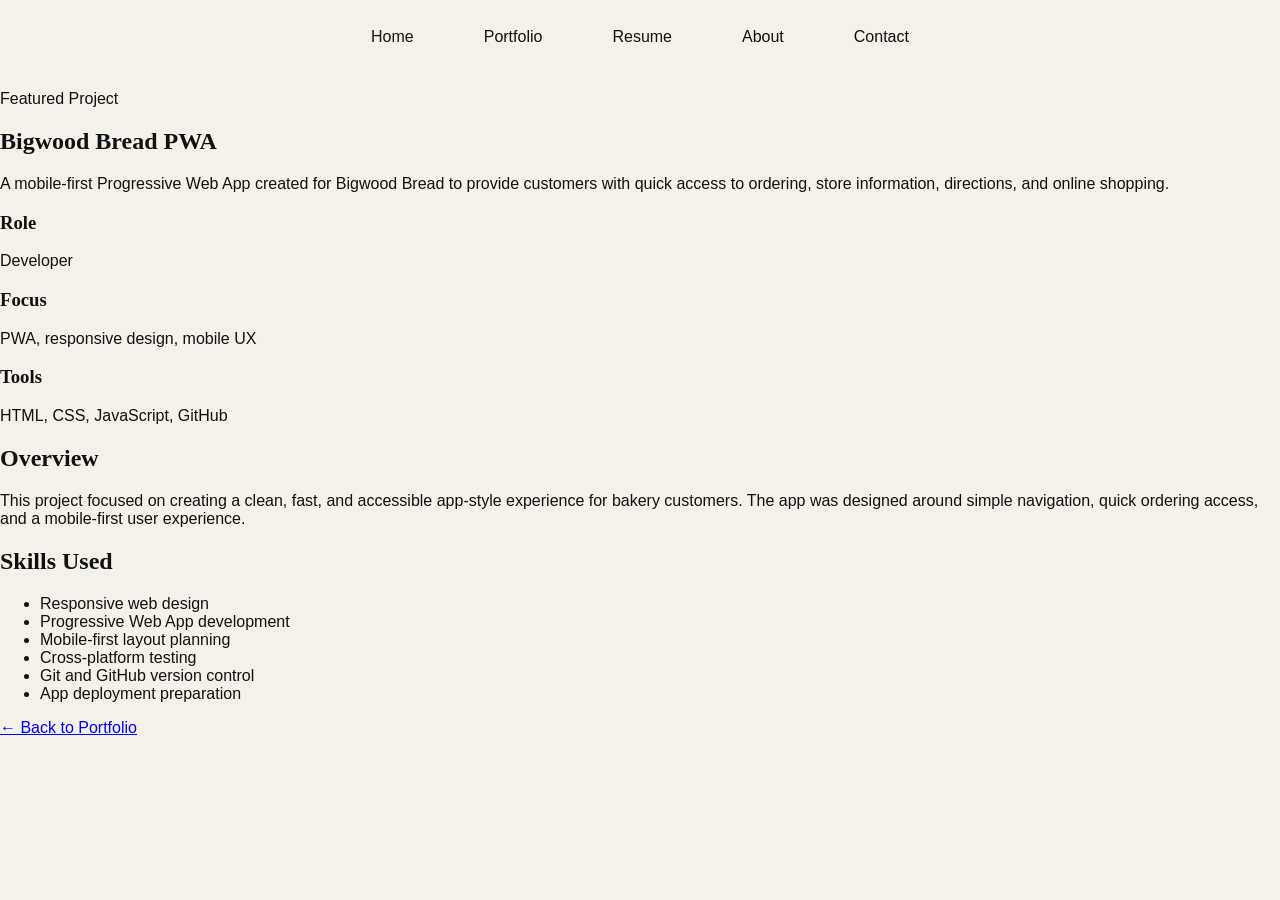
<file: bigwood-bread.html>
<!DOCTYPE html>
<html lang="en">
<head>
  <meta charset="UTF-8">
  <meta name="viewport" content="width=device-width, initial-scale=1.0">
  <title>Bigwood Bread PWA | Ethan Wilson</title>
  <link rel="stylesheet" href="css/style.css">
</head>
<body>

<nav class="minimal-nav">
  <a href="index.html">Home</a>
  <a href="portfolio.html">Portfolio</a>
  <a href="resume.html">Resume</a>
  <a href="about.html">About</a>
  <a href="contact.html">Contact</a>
</nav>

<section class="case-study">
  <p class="eyebrow">Featured Project</p>

  <h1>Bigwood Bread PWA</h1>

  <p class="case-intro">
    A mobile-first Progressive Web App created for Bigwood Bread to provide
    customers with quick access to ordering, store information, directions,
    and online shopping.
  </p>

  <div class="case-details">
    <div>
      <h3>Role</h3>
      <p>Developer</p>
    </div>

    <div>
      <h3>Focus</h3>
      <p>PWA, responsive design, mobile UX</p>
    </div>

    <div>
      <h3>Tools</h3>
      <p>HTML, CSS, JavaScript, GitHub</p>
    </div>
  </div>

  <h2>Overview</h2>

  <p>
    This project focused on creating a clean, fast, and accessible app-style
    experience for bakery customers. The app was designed around simple
    navigation, quick ordering access, and a mobile-first user experience.
  </p>

  <h2>Skills Used</h2>

  <ul>
    <li>Responsive web design</li>
    <li>Progressive Web App development</li>
    <li>Mobile-first layout planning</li>
    <li>Cross-platform testing</li>
    <li>Git and GitHub version control</li>
    <li>App deployment preparation</li>
  </ul>

  <a class="back-link" href="portfolio.html">← Back to Portfolio</a>
</section>

</body>
</html>
</file>
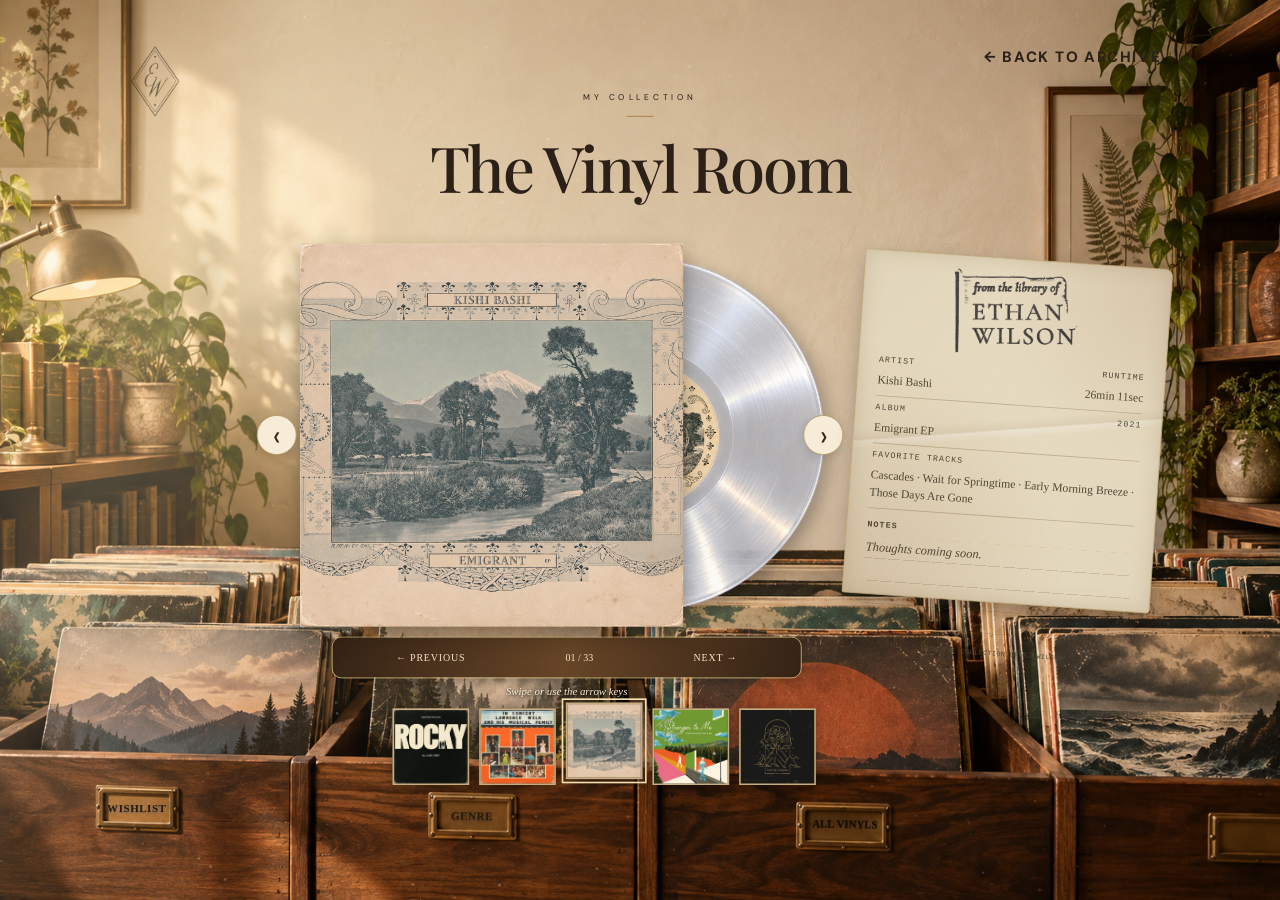
<file: listening-room.html>
<!DOCTYPE html>
<html lang="en">
<head>
  <meta charset="UTF-8">
  <meta name="viewport" content="width=device-width, initial-scale=1">
  <meta name="description" content="Ethan Wilson's personal vinyl collection and listening notes.">
  <title>The Listening Room | Ethan Wilson</title>
  <link rel="preconnect" href="https://fonts.googleapis.com">
  <link rel="preconnect" href="https://fonts.gstatic.com" crossorigin>
  <link href="https://fonts.googleapis.com/css2?family=DM+Sans:wght@400;500;600&family=Playfair+Display:ital,wght@0,400;0,500;0,600;1,400&display=swap" rel="stylesheet">
  <!-- Your shared styles load first; this page's styles are scoped. -->
  <link rel="stylesheet" href="css/style.css">
  <link rel="stylesheet" href="css/listening-room.css">
  <script src="js/listening-room.js" defer></script>
</head>
<body class="listening-room-page">

  <div class="lr-mobile-backdrop" aria-hidden="true"></div>
    <div class="reading-sunlight"></div>
    <canvas id="lr-dust"></canvas>
</div>
  <div class="lr-atmosphere" aria-hidden="true">
    <div class="lr-leaf-shadows"></div>
    <div class="lr-lamp-glow"></div>
    <div class="lr-sunlight"></div>
    <canvas id="lr-dust"></canvas>
</div>
  <div class="lr-scene" id="listening-scene">
 <header class="lr-nav">
    <a class="lr-brand" href="index.html" aria-label="Ethan Wilson home">
        <img src="images/ew-logo.png" alt="Ethan Wilson">
    </a>

    <nav aria-label="Main navigation">
        <a href="articles.html">← Back to Archive</a>
    </nav>
</header>
  <main class="lr-main">
    <header class="lr-heading">
      <p class="lr-eyebrow">MY COLLECTION</p>
      <h1>The Vinyl Room</h1>
    </header>
    <section class="lr-display" aria-label="Selected album">
      <div class="lr-record-column">
        <div class="lr-record-stage" id="record-stage">
          <div class="lr-vinyl" aria-hidden="true"><span>EW<br>33⅓ RPM</span></div>
          <img id="album-cover" class="lr-album-cover" alt="">
          <button class="lr-arrow lr-arrow-prev" id="previous-album" aria-label="Previous album">‹</button>
          <button class="lr-arrow lr-arrow-next" id="next-album" aria-label="Next album">›</button>
        </div>
        <div class="lr-browse-bar">
          <button id="previous-text">← Previous</button>
          <span id="album-counter" role="status" aria-live="polite"></span>
          <button id="next-text">Next →</button>
        </div>
        <p class="lr-browse-hint">Swipe or use the arrow keys</p>
      </div>
      <aside class="lr-card" aria-label="Album details and thoughts">
        <div id="signed-sticker" class="lr-signed-sticker" hidden>
    <strong>SIGNED</strong>
</div>
        <img src="images/sig.png" class="lr-stamp" alt="From the library of Ethan Wilson">
        <dl>
          <div class="lr-card-meta">
    <div>
        <dt>Artist</dt>
        <dd id="album-artist"></dd>
    </div>

    <div id="album-runtime-field" hidden>
        <dt>Runtime</dt>
        <dd id="album-runtime"></dd>
    </div>
</div>
          <div><dt>Album <span id="album-year"></span></dt><dd id="album-title"></dd></div>
          <div><dt>Favorite tracks</dt><dd id="album-tracks"></dd></div>
        </dl>
        <section class="lr-thoughts"><h2>notes</h2><p id="album-notes"></p></section>
        <p class="lr-card-footer">FROM THE COLLECTION OF E. WILSON</p>
      </aside>
    </section>
    <section class="lr-crate" aria-label="Browse record covers">
      <div class="lr-sleeves" id="crate-sleeves"></div>
      <div class="lr-crate-front">
<label class="lr-category-label">
    <span class="lr-genre-text" aria-hidden="true">Genre</span>

    <select id="crate-filter" aria-label="Filter records by genre">
        <option value="all">All records</option>
    </select>
</label>
        <button
    id="view-all"
    class="lr-brass-button"
    aria-haspopup="dialog"
>
    ALL VINYLS
</button>
      </div>
    </section>
    <p class="lr-demo-label" id="demo-label"></p>
  </main>
  </div>
  <dialog class="lr-gallery" id="cover-gallery" aria-labelledby="gallery-title">
    <form method="dialog"><button class="lr-gallery-close" aria-label="Close cover gallery">×</button></form>
    <h2 id="gallery-title">The Collection</h2>
    <label class="lr-search-label" for="album-search">Find an artist or album</label>
    <input id="album-search" type="search" placeholder="Search the collection…">
    <div class="lr-gallery-grid" id="gallery-grid"></div>
    <p id="gallery-empty" hidden>No matching records.</p>
  </dialog>

  <button
  id="view-wishlist"
  class="lr-wishlist-button"
  type="button"
  aria-haspopup="dialog"
  aria-controls="wishlist-gallery"
>
  Wishlist
</button>

<dialog
    id="wishlist-gallery"
    class="lr-gallery"
    aria-labelledby="wishlist-title"
>
    <form method="dialog">
        <button
            class="lr-gallery-close"
            aria-label="Close wishlist"
        >×</button>
    </form>

    <h2 id="wishlist-title">Wishlist</h2>

    <div id="wishlist-grid" class="lr-gallery-grid"></div>

    <p id="wishlist-empty" hidden>
        Your wishlist is waiting for its first record.
    </p>
</dialog>
</body>
</html>
</file>
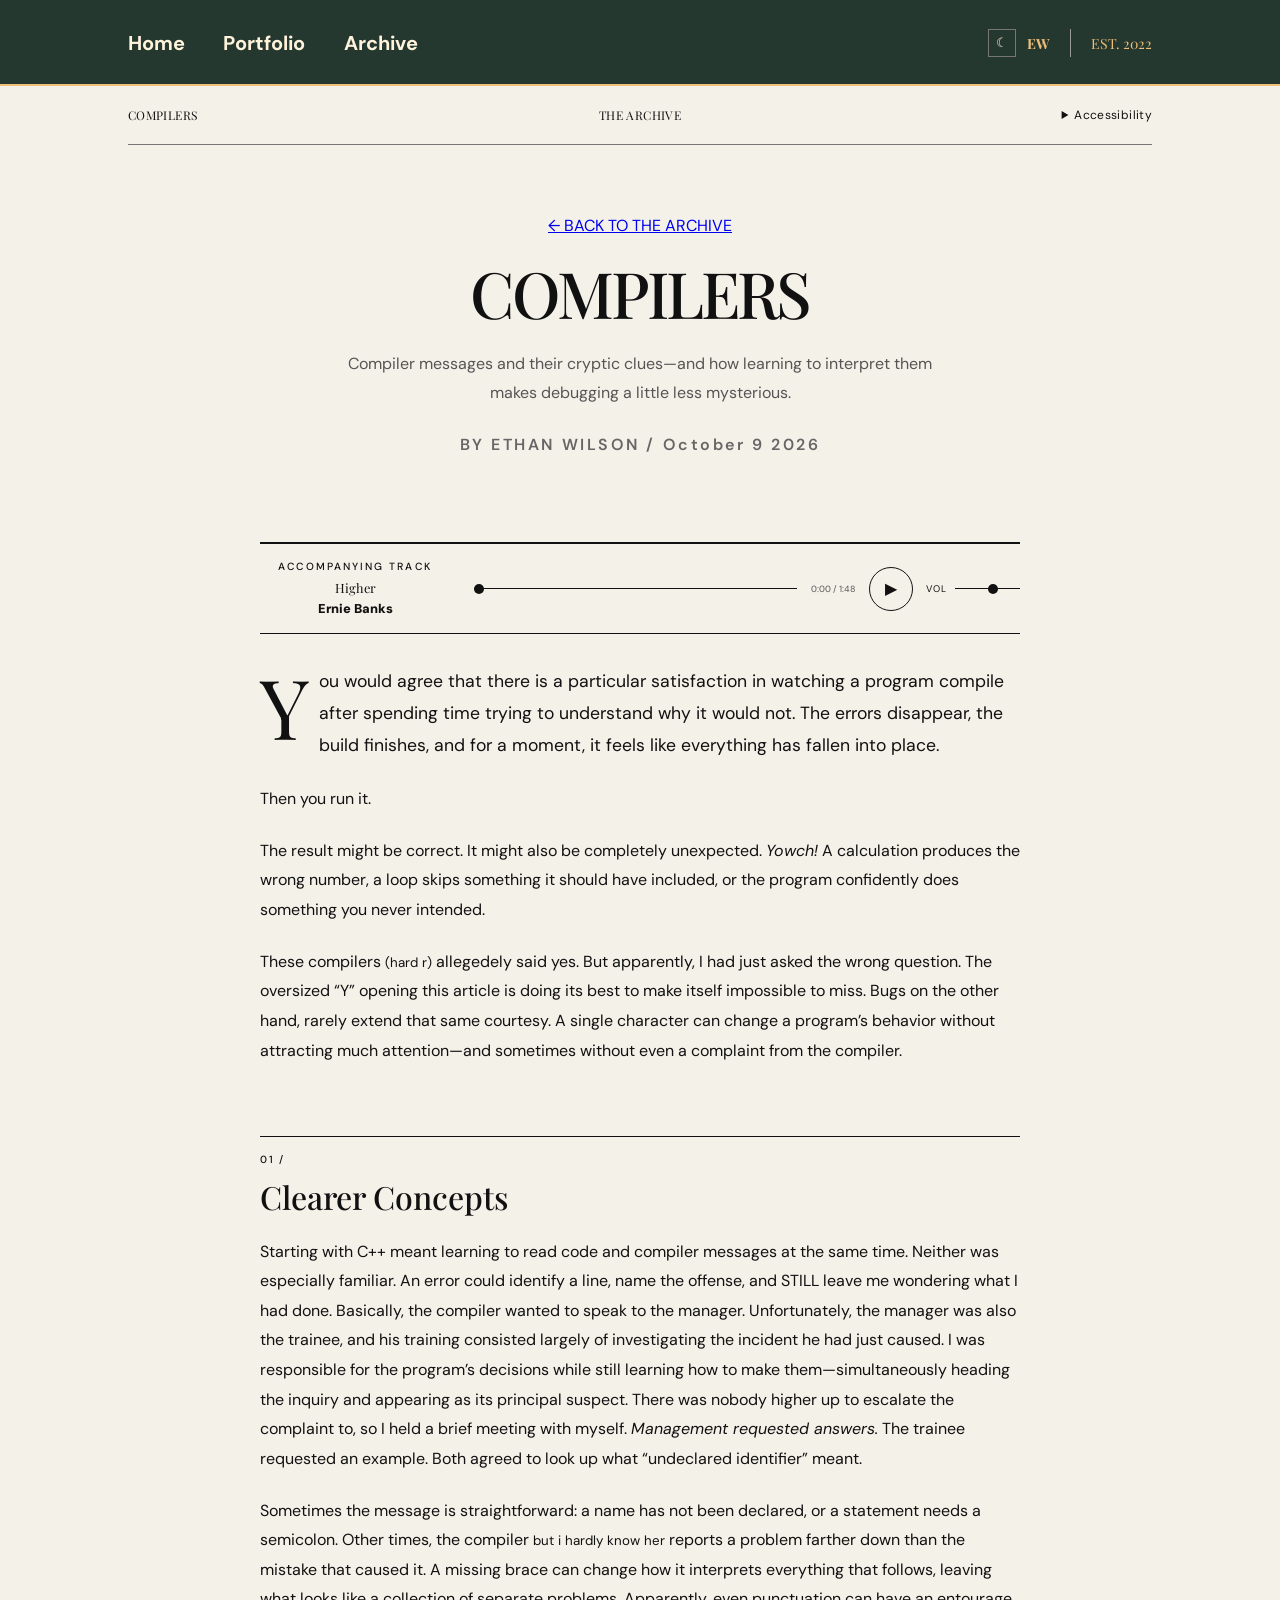
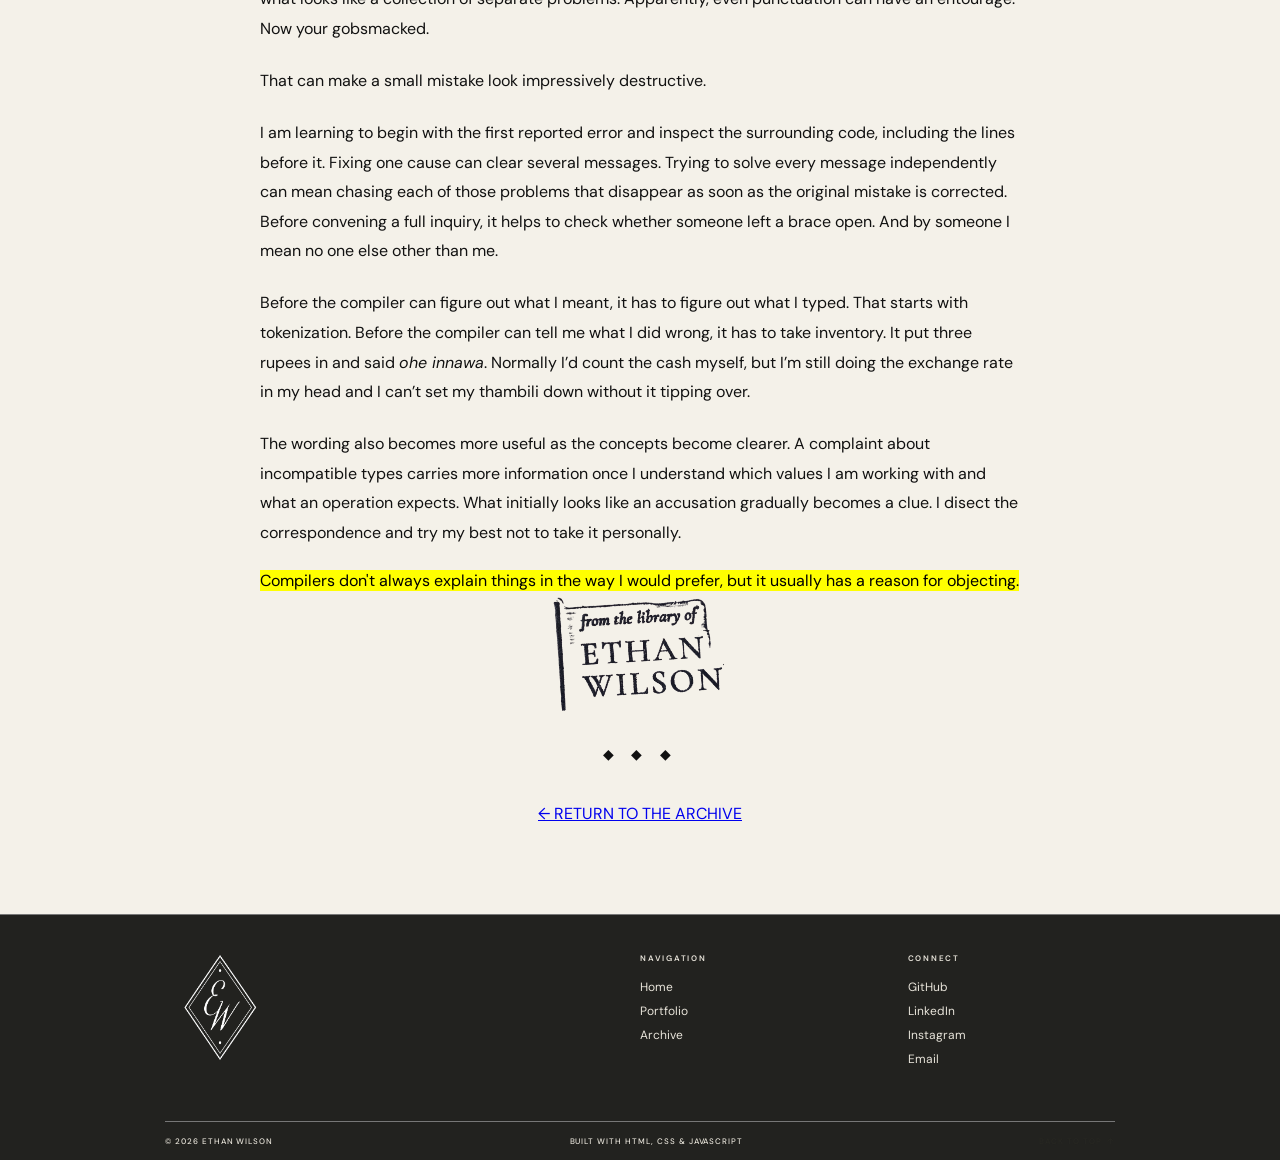
<file: blog/blog2.html>
<!DOCTYPE html>
<html lang="en">

<head>
    <meta charset="UTF-8">
    <meta name="viewport" content="width=device-width, initial-scale=1.0">

    <meta
        name="description"
        content="Thoughts on software engineering, continuous learning, and turning ideas into reliable digital experiences."
    >

    <title>COMPILERS</title>

<link rel="stylesheet" href="../css/style.css">

    <link rel="preconnect" href="https://fonts.googleapis.com">
    <link rel="preconnect" href="https://fonts.gstatic.com" crossorigin>

    <link
        href="https://fonts.googleapis.com/css2?family=DM+Sans:wght@400;500;600&family=Playfair+Display:ital,wght@0,400;0,500;0,600;1,400&display=swap"
        rel="stylesheet"
    >
</head>

<body>

<body id="top" class="mobile-editorial blog-page">
    <div id="edition-shutter" class="edition-shutter"></div>

<body>

    <div id="edition-shutter" class="edition-shutter"></div>
    <article class="blog-article" aria-labelledby="article-title"></article>

    <!-- NEWSPAPER HEADER -->

    <header class="newspaper-header blog-mobile-nav">

        <div class="top-nav desktop-site-nav">

            <nav aria-label="Main navigation">
                <a href="../index.html">Home</a>
                <a href="../portfolio.html">Portfolio</a>
                <a href="../articles.html">Archive</a>
            </nav>

            <div class="header-right">

                <button
                    type="button"
                    id="theme-toggle"
                    class="theme-toggle"
                    aria-label="Switch to night mode"
                >
                    <span class="theme-icon" aria-hidden="true">☾</span>
                </button>

                <div class="brand-mark">
                    <strong>EW</strong>
                    <span class="divider"></span>
                    <span>EST. 2022</span>
                </div>

            </div>

        </div>

        <div class="newspaper-info">
            <span>COMPILERS</span>
            <span>THE ARCHIVE</span>
            <span id="current-date" class="blog-mobile-date"></span>
            <details class="accessibility-menu">
    <summary>Accessibility</summary>

    <div class="accessibility-panel">
        <p>Reading preferences</p>

        <label>
            <input type="checkbox" id="larger-text">
            Larger text
        </label>

        <label>
            <input type="checkbox" id="reduce-motion">
            Reduce motion
        </label>
    </div>
</details>
        </div>

    </header>

    

    <!-- BLOG ARTICLE -->

    <main class="archive-page blog-page">

        <article class="blog-article" aria-labelledby="article-title">

            <header class="archive-heading blog-heading">

                <a href="../articles.html" class="back-to-archive">
                    ← BACK TO THE ARCHIVE
                </a>

                <p class="archive-label"></p>

                <h1 id="article-title" class="blog-title">
  COMPILERS
</h1>

                <p class="archive-description">
                    Compiler messages and their cryptic clues—and how learning to interpret them makes debugging a little less mysterious.
                </p>

                <p class="archive-meta">
                    BY ETHAN WILSON /
                    <time datetime="2026-08">October 9 2026</time>
                </p>

            </header>

                  
    <div class="article-music" aria-label="Article soundtrack">
    <div class="article-music-info">
        <span class="article-music-label">ACCOMPANYING TRACK</span>
        <span class="article-music-title">Higher</span>
        <span class="article-music-artist">Ernie Banks</span>
    </div>

    <audio id="article-audio" controls preload="metadata">
        <source src="../audio/blog2song.mp3" type="audio/mpeg">
        Your browser does not support audio playback.
    </audio>

    <div class="article-music-controls" id="music-controls" hidden>
        <input
            id="music-progress"
            class="music-progress"
            type="range"
            min="0"
            max="100"
            value="0"
            step="0.1"
            aria-label="Seek through song"
            disabled
        >

        <span class="music-time" id="music-time">0:00 / 0:00</span>

        <button
            id="music-play"
            class="music-play"
            type="button"
            aria-label="Play song"
        >
            <span aria-hidden="true">▶</span>
        </button>

        <label class="music-volume">
            <span>VOL</span>

            <input
                id="music-volume"
                type="range"
                min="0"
                max="1"
                step="0.01"
                value="0.6"
                aria-label="Volume"
            >
        </label>
    </div>

    <span id="music-status" class="music-status" role="status"></span>
</div>

            <p class="article-intro">
    You would agree that there is a particular satisfaction in watching a program compile
    after spending time trying to understand why it would not. The
    errors disappear, the build finishes, and for a moment, it feels
    like everything has fallen into place.
</p>

<p>Then you run it.</p>

<p>
    The result might be correct. It might also be completely unexpected. <em>Yowch!</em>
    A calculation produces the wrong number, a loop skips something it
    should have included, or the program confidently does something you
    never intended.
</p>

<p>
    These compilers <small>(hard r)</small> allegedely said yes. But apparently, I had just asked the wrong question.
    The oversized “Y” opening this article is doing its best to make itself impossible to miss. Bugs on the other hand, rarely extend that same courtesy. A single character can change a program’s behavior without attracting much attention—and sometimes without even a complaint from the compiler.
</p>

<section aria-labelledby="reading-clues">
    <h2 id="reading-clues">Clearer Concepts</h2>

    <p>
    Starting with C++ meant learning to read code and compiler messages at the same time. Neither was especially familiar. An error could identify a line, name the offense, and STILL leave me wondering what I had done. Basically, the compiler wanted to speak to the manager. Unfortunately, the manager was also the trainee, and his training consisted largely of investigating the incident he had just caused. I was responsible for the program’s decisions while still learning how to make them—simultaneously heading the inquiry and appearing as its principal suspect. There was nobody higher up to escalate the complaint to, so I held a brief meeting with myself. <em>Management requested answers.</em> The trainee requested an example. Both agreed to look up what “undeclared identifier” meant.
</p>

    <p>
        Sometimes the message is straightforward: a name has not
        been declared, or a statement needs a semicolon. Other times,
        the compiler<small> but i hardly know her</small> reports a problem farther down than the mistake
        that caused it. A missing brace can change how it interprets
        everything that follows, leaving what looks like a collection
        of separate problems. Apparently, even punctuation can have
        an entourage. Now your gobsmacked. 
    </p>

    <p>
        That can make a small mistake look impressively destructive.
    </p>

    <p>
        I am learning to begin with the first reported error and
        inspect the surrounding code, including the lines before it.
        Fixing one cause can clear several messages. Trying to solve
        every message independently can mean chasing each of those problems that
        disappear as soon as the original mistake is corrected.
        Before convening a full inquiry, it helps to check whether someone left a brace open.
        And by someone I mean no one else other than me.
    </p>

    <p>
        Before the compiler can figure out what I meant, it has to figure out what I typed. That starts with tokenization. Before the compiler can tell me what I did wrong, it has to take inventory. It put three rupees in and said <em>ohe innawa</em>.

Normally I’d count the cash myself, but I’m still doing the exchange rate in my head and I can’t set my thambili down without it tipping over.
    </p>

    <p>
        The wording also becomes more useful as the concepts become
        clearer. A complaint about incompatible types carries more
        information once I understand which values I am working with
        and what an operation expects. What initially looks like an
        accusation gradually becomes a clue. I disect the correspondence and try my best not to take it personally.
    </p>

    <mark>
        Compilers don't always explain things in the way I would
        prefer, but it usually has a reason for objecting.
    </mark>


</section>

</section>

                        <div class="archive-bookplate">
    <img src="../images/sig.png" alt="From the library of Ethan Wilson">
</div>

            <div class="article-end" aria-hidden="true">◆ ◆ ◆</div>



            <div class="archive-bookplate">


            <nav class="blog-navigation" aria-label="Article navigation">
                <a href="../articles.html">← RETURN TO THE ARCHIVE</a>
            </nav>

            

        </article>


    </main>

    <!-- FOOTER -->


<footer class="site-footer">

    <div class="footer-inner">

        <div class="footer-main">

            <div class="footer-brand">
                <img
                    src="../images/ew-logo.png"
                    alt="Ethan Wilson Logo"
                    class="footer-logo-img"
                >
            </div>

            <nav class="footer-column">
                <span class="footer-label">NAVIGATION</span>

    <a href="../index.html">Home</a>
    <a href="../portfolio.html">Portfolio</a>
    <a href="../articles.html">Archive</a>
            </nav>

            <div class="footer-column">
                <span class="footer-label">CONNECT</span>

                <a href="https://github.com/EthanLayneWilson">GitHub</a>
                <a href="https://www.linkedin.com/in/ethan-wilson-20b9181aa/">LinkedIn</a>
                <a href="https://www.instagram.com/ewilsonranch/">Instagram</a>
                <a href="ewilsonranch@gmail.com">Email</a>
            </div>

        </div>

        <div class="footer-bottom">

            <span>© 2026 ETHAN WILSON</span>

            <span>BUILT WITH HTML, CSS & JAVASCRIPT</span>

            <a href="#top" class="back-to-top">
                <span class="back-to-top-text">BACK TO TOP</span>
                <span class="top-arrow">↑</span>
            </a>

        </div>

    </div>

</footer>

    <script src="../js/script.js"></script>

    <dialog id="article-image-viewer" class="image-viewer"
        aria-label="Expanded photograph">
    <button
        type="button"
        class="image-viewer-close"
        aria-label="Close expanded photograph"
        autofocus
    >
        &times;
    </button>

    <img
        src="../images/blog1.png"
        alt="Handwritten artwork on a wall"
    >
</dialog>

<script>
    const imageViewer = document.getElementById("article-image-viewer");
    const expandedImage = imageViewer.querySelector("img");
    const closeImage = imageViewer.querySelector(".image-viewer-close");

    document.querySelectorAll(".article-image-trigger").forEach((button) => {
        button.addEventListener("click", () => {
            const photo = button.querySelector("img");

            expandedImage.src = photo.currentSrc || photo.src;
            expandedImage.alt = photo.alt;

            imageViewer.showModal();
        });
    });

    closeImage.addEventListener("click", () => {
        imageViewer.close();
    });

    imageViewer.addEventListener("click", (event) => {
        if (event.target === imageViewer) {
            const bounds = imageViewer.getBoundingClientRect();

            if (
                event.clientX < bounds.left ||
                event.clientX > bounds.right ||
                event.clientY < bounds.top ||
                event.clientY > bounds.bottom
            ) {
                imageViewer.close();
            }
        }
    });
</script>

<script>
(() => {
    const largerText = document.getElementById("larger-text");
    const reduceMotion = document.getElementById("reduce-motion");

    function applyPreferences() {
        document.body.classList.toggle(
            "larger-text", largerText.checked
        );

        document.documentElement.classList.toggle(
            "reduce-motion", reduceMotion.checked
        );
    }

    try {
        largerText.checked =
            localStorage.getItem("ew-larger-text") === "true";

        reduceMotion.checked =
            localStorage.getItem("ew-reduce-motion") === "true";
    } catch {
        // Controls still work when browser storage is unavailable.
    }

    applyPreferences();

    [largerText, reduceMotion].forEach((control) => {
        control.addEventListener("change", () => {
            applyPreferences();

            try {
                localStorage.setItem(
                    "ew-larger-text", String(largerText.checked)
                );

                localStorage.setItem(
                    "ew-reduce-motion", String(reduceMotion.checked)
                );
            } catch {
                // Keep the selected settings for this page.
            }
        });
    });
})();
</script>

<script>
(() => {
    const audio = document.getElementById("article-audio");
    const controls = document.getElementById("music-controls");
    const play = document.getElementById("music-play");
    const progress = document.getElementById("music-progress");
    const volume = document.getElementById("music-volume");
    const time = document.getElementById("music-time");
    const status = document.getElementById("music-status");

    if (!audio || !controls || !play || !progress ||
        !volume || !time || !status) return;

    function formatTime(seconds) {
        if (!Number.isFinite(seconds)) return "0:00";

        const minutes = Math.floor(seconds / 60);
        const remainder = Math.floor(seconds % 60);

        return `${minutes}:${String(remainder).padStart(2, "0")}`;
    }

    function updateProgress() {
        const ready =
            Number.isFinite(audio.duration) && audio.duration > 0;

        progress.disabled = !ready;

        if (ready) {
            progress.max = audio.duration;
            progress.value = audio.currentTime;
        }

        time.textContent =
            `${formatTime(audio.currentTime)} / ${formatTime(audio.duration)}`;

        progress.setAttribute(
            "aria-valuetext",
            `${formatTime(audio.currentTime)} of ${formatTime(audio.duration)}`
        );
    }

    function updatePlayButton() {
        const playing = !audio.paused && !audio.ended;

        play.querySelector("span").textContent = playing ? "❚❚" : "▶";
        play.setAttribute(
            "aria-label",
            playing ? "Pause song" : "Play song"
        );
    }

    function updateVolume() {
        const level = audio.muted ? 0 : audio.volume;

        volume.value = level;
        volume.setAttribute(
            "aria-valuetext",
            `${Math.round(level * 100)} percent`
        );
    }

    play.addEventListener("click", async () => {
        if (!audio.paused) {
            audio.pause();
            return;
        }

        status.textContent = "";

        try {
            if (audio.ended) audio.currentTime = 0;
            await audio.play();
        } catch {
            status.textContent =
                "Unable to play the track. Check the audio file.";
        }
    });

    progress.addEventListener("input", () => {
        if (Number.isFinite(audio.duration) && audio.duration > 0) {
            audio.currentTime = Number(progress.value);
            updateProgress();
        }
    });

    volume.addEventListener("input", () => {
        audio.volume = Number(volume.value);
        audio.muted = false;
    });

    ["loadedmetadata", "durationchange", "timeupdate"].forEach(event => {
        audio.addEventListener(event, updateProgress);
    });

    ["play", "pause", "ended"].forEach(event => {
        audio.addEventListener(event, updatePlayButton);
    });

    audio.addEventListener("volumechange", updateVolume);

    audio.addEventListener("error", () => {
        status.textContent =
            "The audio file could not be loaded.";
    });

    audio.volume = Number(volume.value);
    audio.controls = false;
    audio.hidden = true;
    controls.hidden = false;

    updateProgress();
    updatePlayButton();
    updateVolume();
})();
</script>

</body>

</html>
</file>
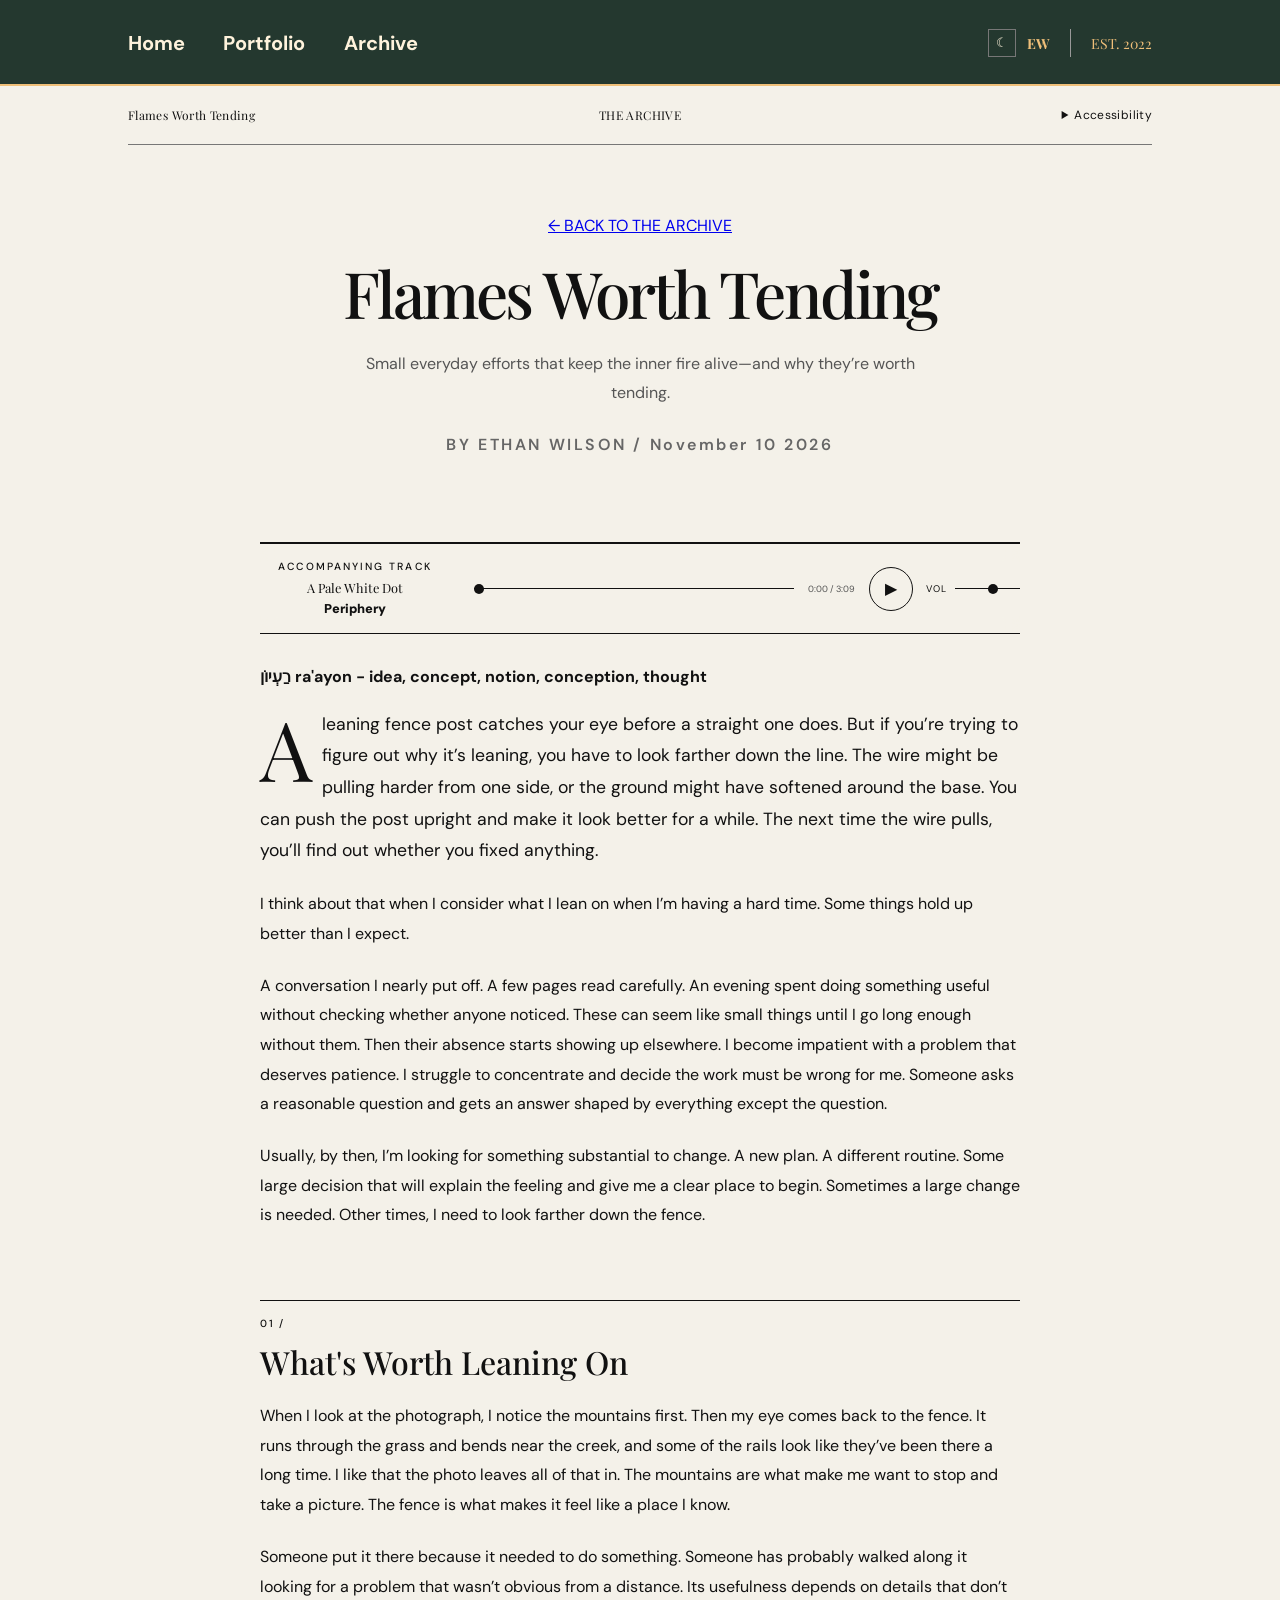
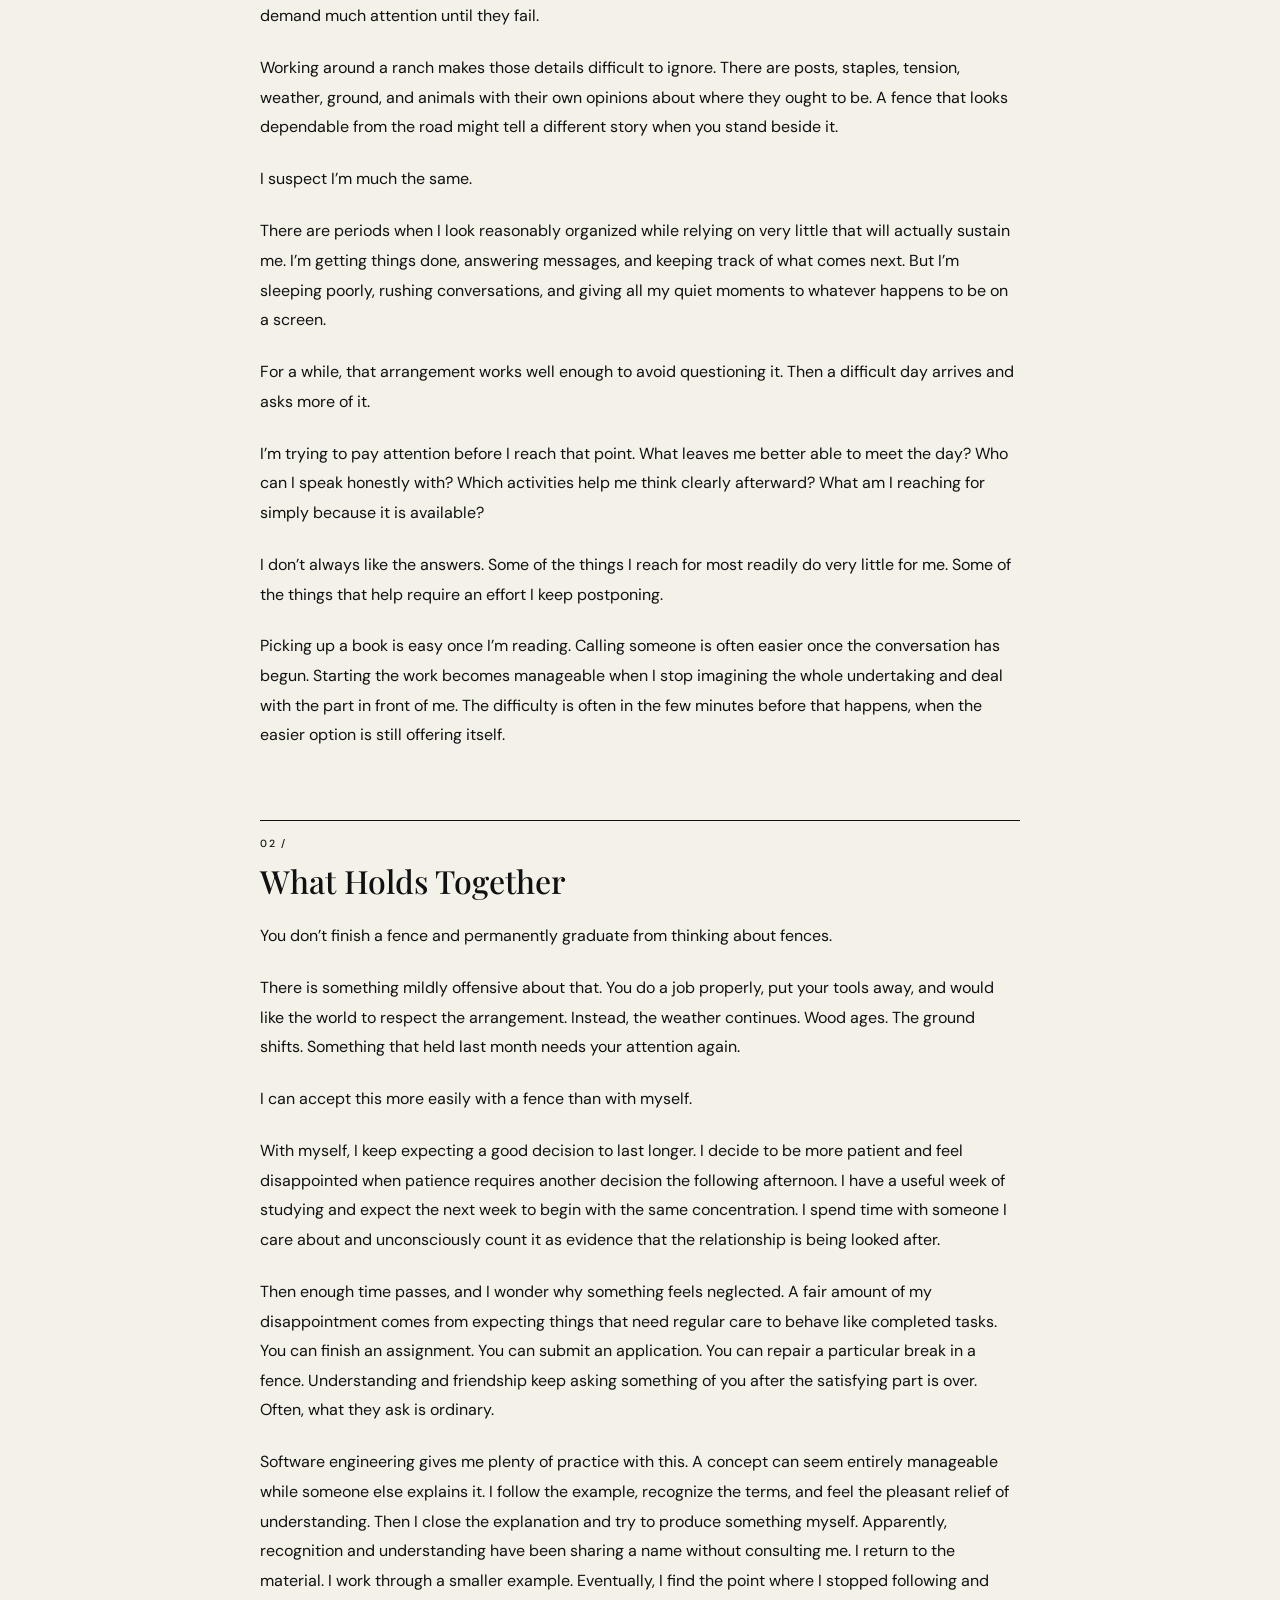
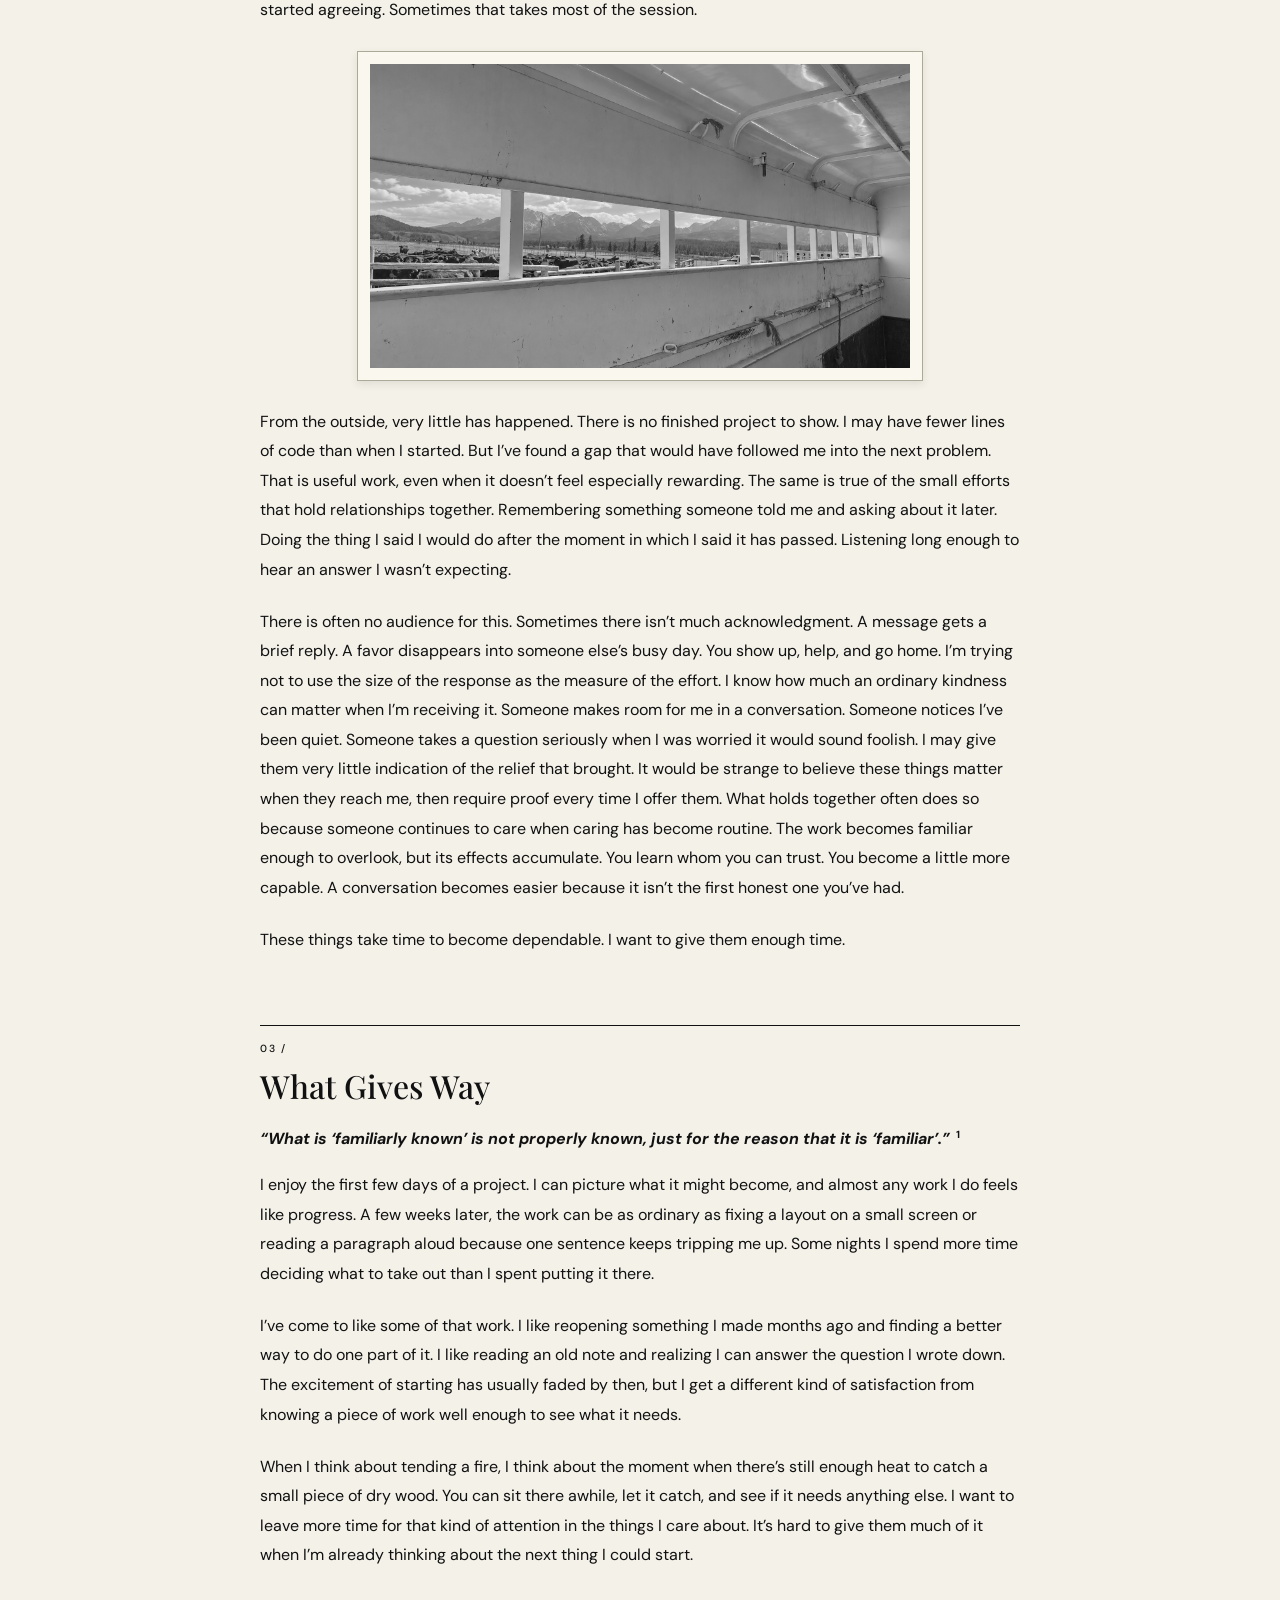
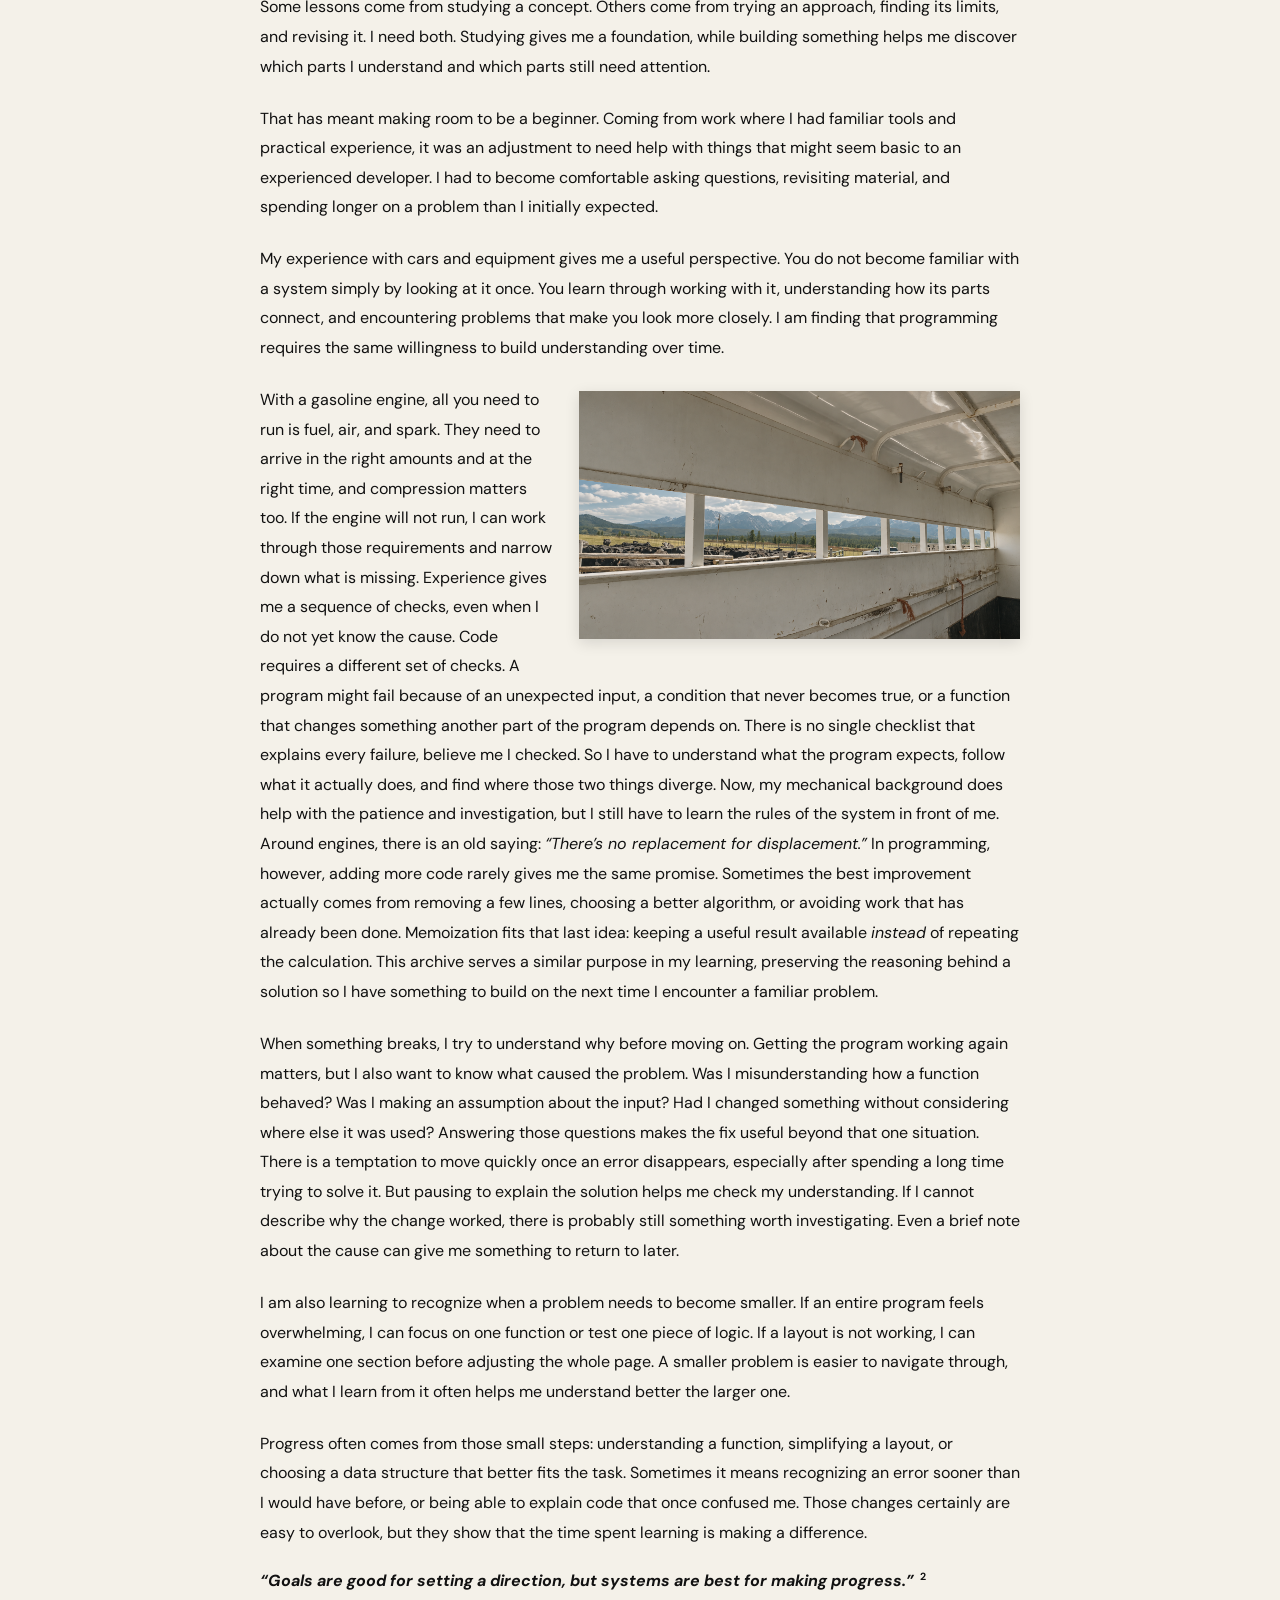
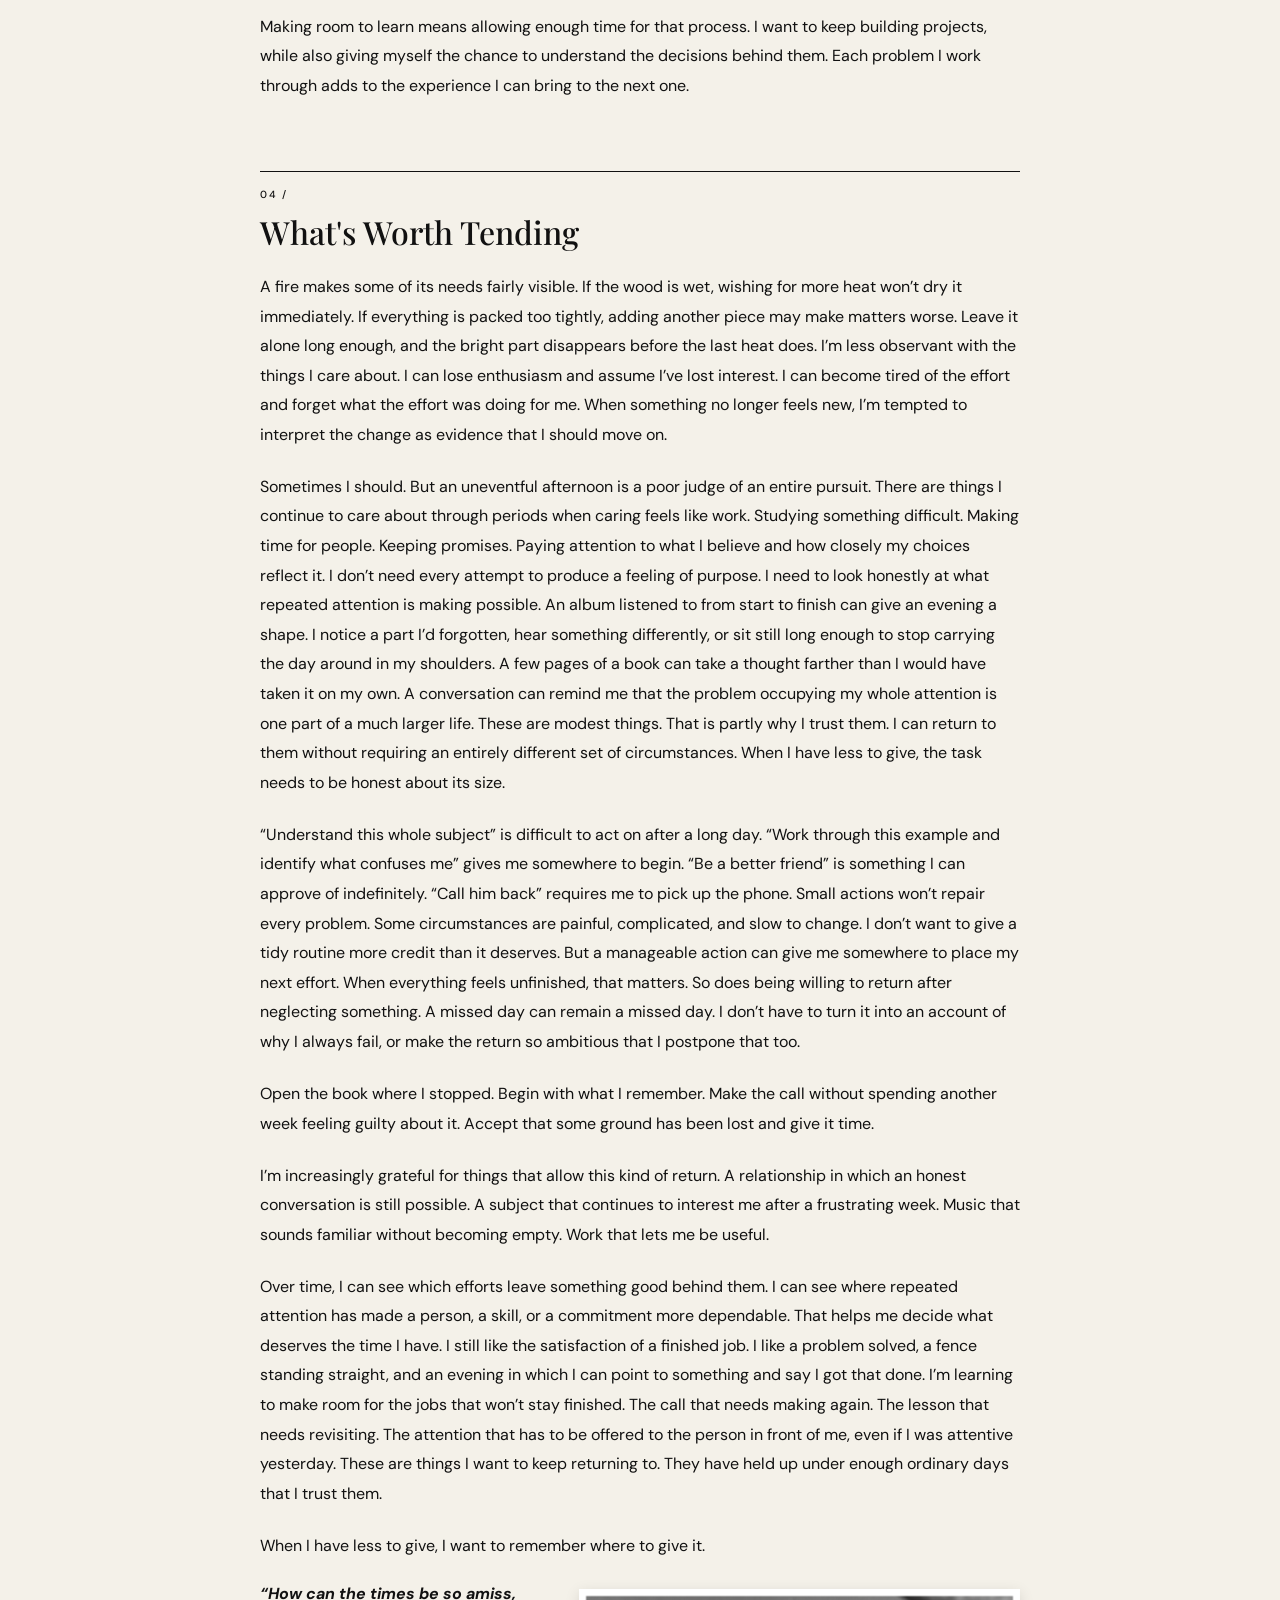
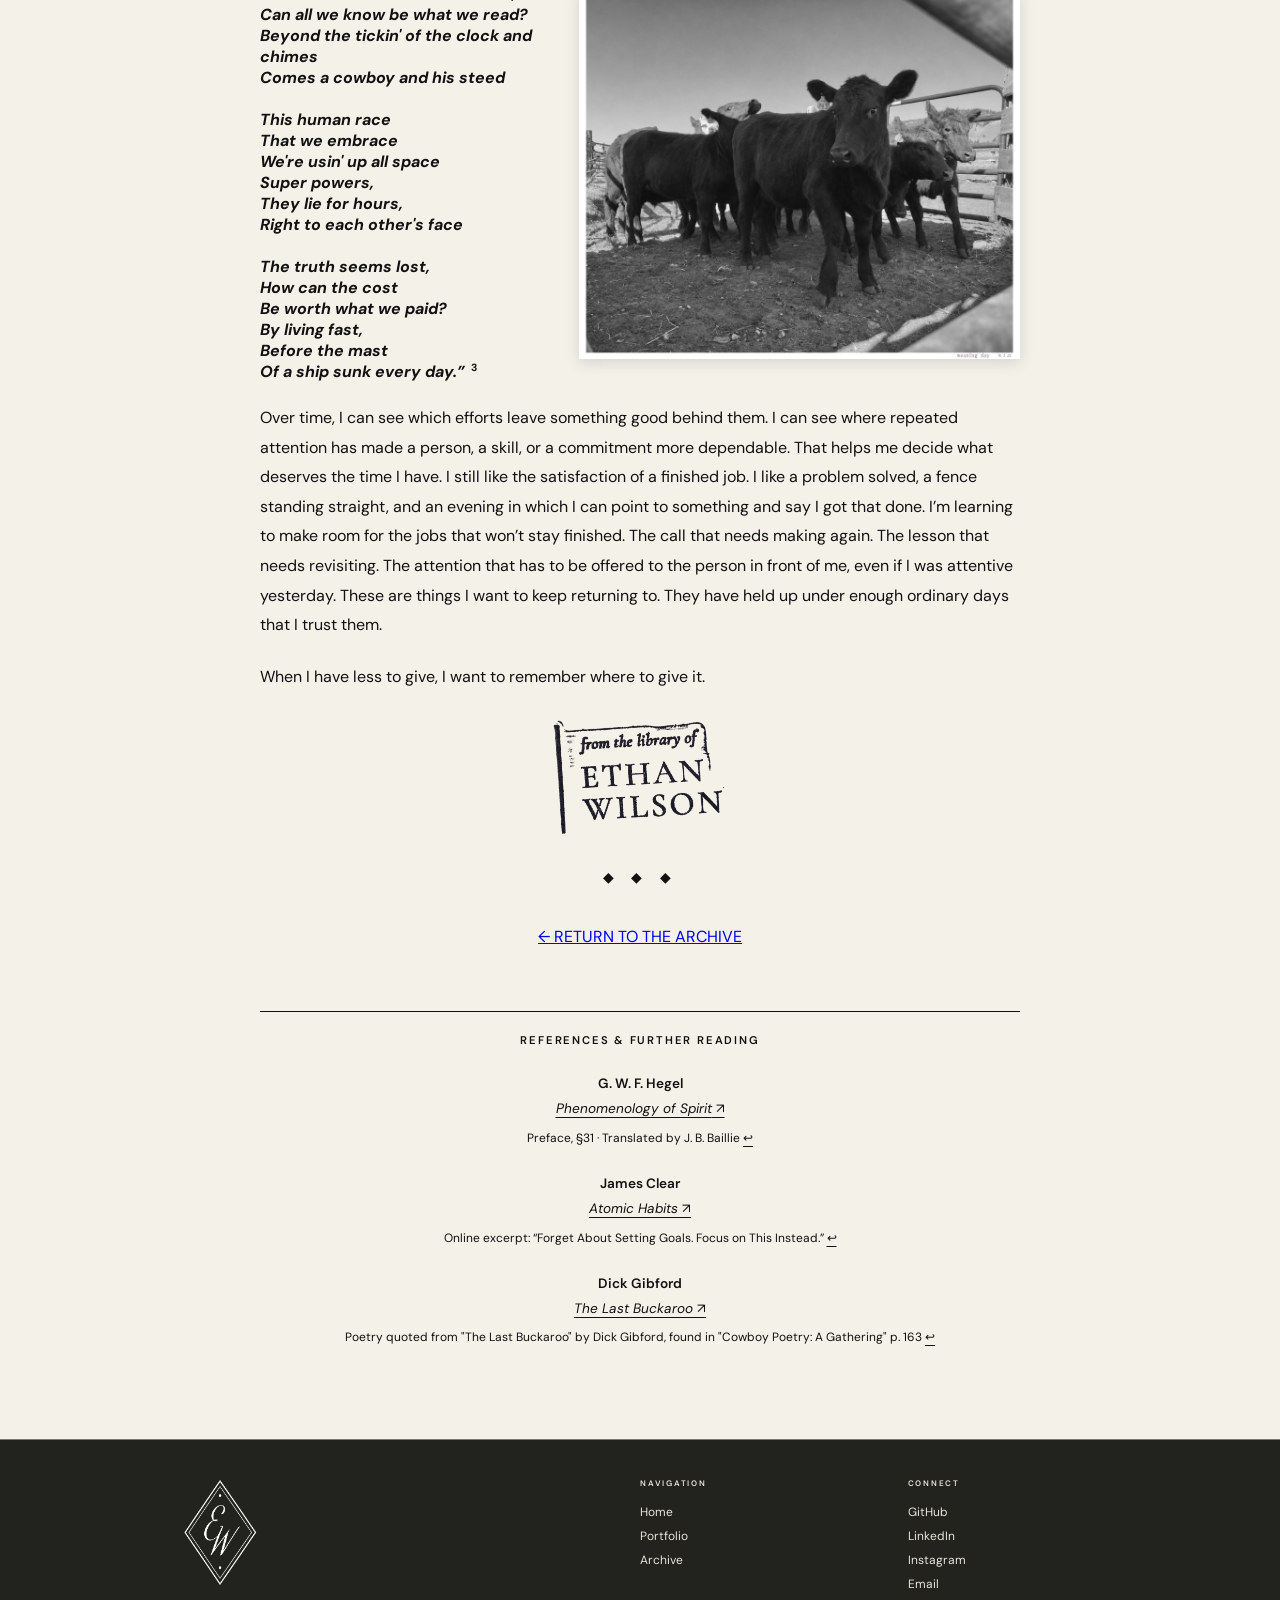
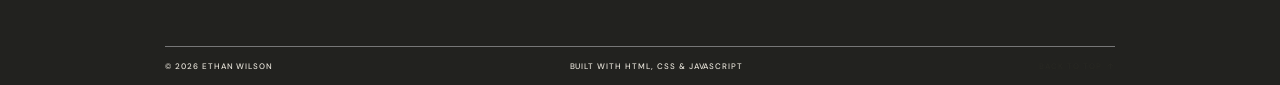
<file: blog/blog4.html>
<!DOCTYPE html>
<html lang="en">

<head>
    <meta charset="UTF-8">
    <meta name="viewport" content="width=device-width, initial-scale=1.0">

    <meta
        name="description"
        content="Thoughts on software engineering, continuous learning, and turning ideas into reliable digital experiences."
    >

    <title>Flames Worth Tending</title>

<link rel="stylesheet" href="../css/style.css">

    <link rel="preconnect" href="https://fonts.googleapis.com">
    <link rel="preconnect" href="https://fonts.gstatic.com" crossorigin>

    <link
        href="https://fonts.googleapis.com/css2?family=DM+Sans:wght@400;500;600&family=Playfair+Display:ital,wght@0,400;0,500;0,600;1,400&display=swap"
        rel="stylesheet"
    >
</head>

<body>

<body id="top" class="mobile-editorial blog-page">
    <div id="edition-shutter" class="edition-shutter"></div>

<body>

    <div id="edition-shutter" class="edition-shutter"></div>
    <article class="blog-article" aria-labelledby="article-title"></article>

    <!-- NEWSPAPER HEADER -->

    <header class="newspaper-header blog-mobile-nav">

        <div class="top-nav desktop-site-nav">

            <nav aria-label="Main navigation">
                <a href="../index.html">Home</a>
                <a href="../portfolio.html">Portfolio</a>
                <a href="../articles.html">Archive</a>
            </nav>

            <div class="header-right">

                <button
                    type="button"
                    id="theme-toggle"
                    class="theme-toggle"
                    aria-label="Switch to night mode"
                >
                    <span class="theme-icon" aria-hidden="true">☾</span>
                </button>

                <div class="brand-mark">
                    <strong>EW</strong>
                    <span class="divider"></span>
                    <span>EST. 2022</span>
                </div>

            </div>

        </div>

        <div class="newspaper-info">
            <span>Flames Worth Tending</span>
            <span>THE ARCHIVE</span>
            <span id="current-date" class="blog-mobile-date"></span>
            <details class="accessibility-menu">
    <summary>Accessibility</summary>

    <div class="accessibility-panel">
        <p>Reading preferences</p>

        <label>
            <input type="checkbox" id="larger-text">
            Larger text
        </label>

        <label>
            <input type="checkbox" id="reduce-motion">
            Reduce motion
        </label>
    </div>
</details>
        </div>

    </header>

    

    <!-- BLOG ARTICLE -->

    <main class="archive-page blog-page">

        <article class="blog-article" aria-labelledby="article-title">

            <header class="archive-heading blog-heading">

                <a href="../articles.html" class="back-to-archive">
                    ← BACK TO THE ARCHIVE
                </a>

                <p class="archive-label"></p>

                <h1 id="article-title" class="blog-title">
  Flames Worth Tending
</h1>

                <p class="archive-description">
                    Small everyday efforts that keep the inner fire alive—and why they’re worth tending.
                </p>

                <p class="archive-meta">
                    BY ETHAN WILSON /
                    <time datetime="2026-08">November 10 2026</time>
                </p>

            </header>

                  
    <div class="article-music" aria-label="Article soundtrack">
    <div class="article-music-info">
        <span class="article-music-label">ACCOMPANYING TRACK</span>
        <span class="article-music-title">A Pale White Dot</span>
        <span class="article-music-artist">Periphery</span>
    </div>

    <audio id="article-audio" controls preload="metadata">
        <source src="../audio/blog4song.mp3" type="audio/mpeg">
        Your browser does not support audio playback.
    </audio>

    <div class="article-music-controls" id="music-controls" hidden>
        <input
            id="music-progress"
            class="music-progress"
            type="range"
            min="0"
            max="100"
            value="0"
            step="0.1"
            aria-label="Seek through song"
            disabled
        >

        <span class="music-time" id="music-time">0:00 / 0:00</span>

        <button
            id="music-play"
            class="music-play"
            type="button"
            aria-label="Play song"
        >
            <span aria-hidden="true">▶</span>
        </button>

        <label class="music-volume">
            <span>VOL</span>

            <input
                id="music-volume"
                type="range"
                min="0"
                max="1"
                step="0.01"
                value="0.6"
                aria-label="Volume"
            >
        </label>
    </div>

    <span id="music-status" class="music-status" role="status"></span>
</div>

            <div class="blog-content">

               
                   <h4>
רַעְיוֹן
ra'ayon - idea, concept, notion, conception, thought
                   </h4>
<p class="article-intro"> A leaning fence post catches your eye before a straight one does. But if you’re trying to figure out why it’s leaning, you have to look farther down the line. The wire might be pulling harder from one side, or the ground might have softened around the base. You can push the post upright and make it look better for a while. The next time the wire pulls, you’ll find out whether you fixed anything.</p>

                <p>
                   I think about that when I consider what I lean on when I’m having a hard time. Some things hold up better than I expect.
                </p>

                <p>
                    A conversation I nearly put off. A few pages read carefully. An evening spent doing something useful without checking whether anyone noticed. These can seem like small things until I go long enough without them. Then their absence starts showing up elsewhere. I become impatient with a problem that deserves patience. I struggle to concentrate and decide the work must be wrong for me. Someone asks a reasonable question and gets an answer shaped by everything except the question.
                </p>

                <p>
                    Usually, by then, I’m looking for something substantial to change. A new plan. A different routine. Some large decision that will explain the feeling and give me a clear place to begin.
Sometimes a large change is needed. Other times, I need to look farther down the fence.
                </p>

                <section aria-labelledby="beyond-code">

                    <h2 id="beyond-code">What's Worth Leaning On</h2>

                    <p>
When I look at the photograph, I notice the mountains first. Then my eye comes back to the fence. It runs through the grass and bends near the creek, and some of the rails look like they’ve been there a long time. I like that the photo leaves all of that in. The mountains are what make me want to stop and take a picture. The fence is what makes it feel like a place I know.       
            </p>
            <p>
                Someone put it there because it needed to do something. Someone has probably walked along it looking for a problem that wasn’t obvious from a distance. Its usefulness depends on details that don’t demand much attention until they fail.
            </p>
<p>
    Working around a ranch makes those details difficult to ignore. There are posts, staples, tension, weather, ground, and animals with their own opinions about where they ought to be. A fence that looks dependable from the road might tell a different story when you stand beside it.
</p>
<p>
    I suspect I’m much the same.
</p>
                    <p>
There are periods when I look reasonably organized while relying on very little that will actually sustain me. I’m getting things done, answering messages, and keeping track of what comes next. But I’m sleeping poorly, rushing conversations, and giving all my quiet moments to whatever happens to be on a screen.            
        </p>
        <p>
            For a while, that arrangement works well enough to avoid questioning it.

Then a difficult day arrives and asks more of it.
        </p>
        <p>
            I’m trying to pay attention before I reach that point. What leaves me better able to meet the day? Who can I speak honestly with? Which activities help me think clearly afterward? What am I reaching for simply because it is available?
        </p>
        <p>
            I don’t always like the answers. Some of the things I reach for most readily do very little for me. Some of the things that help require an effort I keep postponing.
        </p>
<p>
    Picking up a book is easy once I’m reading. Calling someone is often easier once the conversation has begun. Starting the work becomes manageable when I stop imagining the whole undertaking and deal with the part in front of me.

The difficulty is often in the few minutes before that happens, when the easier option is still offering itself.
</p>
                    </section>

                <section aria-labelledby="small-details">

                    <h2 id="small-details">What Holds Together</h2>

                   <p>
                    You don’t finish a fence and permanently graduate from thinking about fences.
                   </p>

                   <p>
                    There is something mildly offensive about that. You do a job properly, put your tools away, and would like the world to respect the arrangement. Instead, the weather continues. Wood ages. The ground shifts. Something that held last month needs your attention again.
                   </p>
                   <p>
                    I can accept this more easily with a fence than with myself.
                   </p>

                   <p>
                    With myself, I keep expecting a good decision to last longer. I decide to be more patient and feel disappointed when patience requires another decision the following afternoon. I have a useful week of studying and expect the next week to begin with the same concentration. I spend time with someone I care about and unconsciously count it as evidence that the relationship is being looked after.
                   </p>
                   <p>
                    Then enough time passes, and I wonder why something feels neglected.

A fair amount of my disappointment comes from expecting things that need regular care to behave like completed tasks.
You can finish an assignment. You can submit an application. You can repair a particular break in a fence. Understanding and friendship keep asking something of you after the satisfying part is over.

Often, what they ask is ordinary.
                   </p>
                   <p>
                    Software engineering gives me plenty of practice with this. A concept can seem entirely manageable while someone else explains it. I follow the example, recognize the terms, and feel the pleasant relief of understanding. Then I close the explanation and try to produce something myself.

Apparently, recognition and understanding have been sharing a name without consulting me.

I return to the material. I work through a smaller example. Eventually, I find the point where I stopped following and started agreeing. Sometimes that takes most of the session.
                   </p>
<button
    type="button"
    class="article-image-trigger article-image-centered"
    aria-label="Enlarge the C++ illustration"
    aria-haspopup="dialog"
    aria-controls="article-image-viewer"
>
    <img
        src="../images/blog4.png"
        alt="Illustration of learning C++"
    >
</button>
<p>
    From the outside, very little has happened. There is no finished project to show. I may have fewer lines of code than when I started. But I’ve found a gap that would have followed me into the next problem.

That is useful work, even when it doesn’t feel especially rewarding.

The same is true of the small efforts that hold relationships together. Remembering something someone told me and asking about it later. Doing the thing I said I would do after the moment in which I said it has passed. Listening long enough to hear an answer I wasn’t expecting.
</p>
<p>
    There is often no audience for this. Sometimes there isn’t much acknowledgment. A message gets a brief reply. A favor disappears into someone else’s busy day. You show up, help, and go home.

I’m trying not to use the size of the response as the measure of the effort.

I know how much an ordinary kindness can matter when I’m receiving it. Someone makes room for me in a conversation. Someone notices I’ve been quiet. Someone takes a question seriously when I was worried it would sound foolish. I may give them very little indication of the relief that brought.

It would be strange to believe these things matter when they reach me, then require proof every time I offer them.

What holds together often does so because someone continues to care when caring has become routine. The work becomes familiar enough to overlook, but its effects accumulate. You learn whom you can trust. You become a little more capable. A conversation becomes easier because it isn’t the first honest one you’ve had.
</p>
<p>
    These things take time to become dependable. I want to give them enough time.
</p>
      
                  </section>

                <section aria-labelledby="continuous-learning">

                    <h2 id="continuous-learning">What Gives Way</h2>
                    <h4>
                       <em> “What is ‘familiarly known’ is not properly known, just for the reason that it is ‘familiar’.”</em>
                         <sup class="reference-marker">
    <a href="#reference-1" id="citation-1" aria-label="See reference 1">1</a>
  </sup>
                    </h4>

                    <p>
                        I enjoy the first few days of a project. I can picture what it might become, and almost any work I do feels like progress. A few weeks later, the work can be as ordinary as fixing a layout on a small screen or reading a paragraph aloud because one sentence keeps tripping me up. Some nights I spend more time deciding what to take out than I spent putting it there.</p>
                   <p>I’ve come to like some of that work. I like reopening something I made months ago and finding a better way to do one part of it. I like reading an old note and realizing I can answer the question I wrote down. The excitement of starting has usually faded by then, but I get a different kind of satisfaction from knowing a piece of work well enough to see what it needs.</p>
                    <p>
When I think about tending a fire, I think about the moment when there’s still enough heat to catch a small piece of dry wood. You can sit there awhile, let it catch, and see if it needs anything else. I want to leave more time for that kind of attention in the things I care about. It’s hard to give them much of it when I’m already thinking about the next thing I could start.                    </p>

                    <p>
Some lessons come from studying a concept. Others come from trying an approach, finding its limits, and revising it. I need both. Studying gives me a foundation, while building something helps me discover which parts I understand and which parts still need attention.                    </p>

                    <p>
That has meant making room to be a beginner. Coming from work where I had familiar tools and practical experience, it was an adjustment to need help with things that might seem basic to an experienced developer. I had to become comfortable asking questions, revisiting material, and spending longer on a problem than I initially expected.                    </p>

                    <p>
My experience with cars and equipment gives me a useful perspective. You do not become familiar with a system simply by looking at it once. You learn through working with it, understanding how its parts connect, and encountering problems that make you look more closely. I am finding that programming requires the same willingness to build understanding over time.                    </p>

<button
    type="button"
    class="article-image-trigger"
    aria-label="Expand second photograph"
    aria-haspopup="dialog"
    aria-controls="article-image-viewer"
>
    <img
        src="../images/blog4.png"
        alt="Describe what your second photograph shows"
        loading="lazy"
    >
</button>
<p>With a gasoline engine, all you need to run is fuel, air, and spark. They need to arrive in the right amounts and at the right time, and compression matters too. If the engine will not run, I can work through those requirements and narrow down what is missing. Experience gives me a sequence of checks, even when I do not yet know the cause.

Code requires a different set of checks. A program might fail because of an unexpected input, a condition that never becomes true, or a function that changes something another part of the program depends on. There is no single checklist that explains every failure, believe me I checked. So I have to understand what the program expects, follow what it actually does, and find where those two things diverge. Now, my mechanical background does help with the patience and investigation, but I still have to learn the rules of the system in front of me.

Around engines, there is an old saying: <cite>“There’s no replacement for displacement.”</cite> In programming, however, adding more code rarely gives me the same promise. Sometimes the best improvement actually comes from removing a few lines, choosing a better algorithm, or avoiding work that has already been done. Memoization fits that last idea: keeping a useful result available <em>instead</em> of repeating the calculation. This archive serves a similar purpose in my learning, preserving the reasoning behind a solution so I have something to build on the next time I encounter a familiar problem.</p>
                    <p>
When something breaks, I try to understand why before moving on. Getting the program working again matters, but I also want to know what caused the problem. Was I misunderstanding how a function behaved? Was I making an assumption about the input? Had I changed something without considering where else it was used? Answering those questions makes the fix useful beyond that one situation.

There is a temptation to move quickly once an error disappears, especially after spending a long time trying to solve it. But pausing to explain the solution helps me check my understanding. If I cannot describe why the change worked, there is probably still something worth investigating. Even a brief note about the cause can give me something to return to later.                    </p>

                    <p>
I am also learning to recognize when a problem needs to become smaller. If an entire program feels overwhelming, I can focus on one function or test one piece of logic. If a layout is not working, I can examine one section before adjusting the whole page. A smaller problem is easier to navigate through, and what I learn from it often helps me understand better the larger one.                    </p>

                    <p>
Progress often comes from those small steps: understanding a function, simplifying a layout, or choosing a data structure that better fits the task. Sometimes it means recognizing an error sooner than I would have before, or being able to explain code that once confused me. Those changes certainly are easy to overlook, but they show that the time spent learning is making a difference.                    </p>

    <h4>
    <em>
        “Goals are good for setting a direction,
        but systems are best for making progress.”
    </em>
    <sup class="reference-marker">
        <a href="#reference-2"
           id="citation-2"
           aria-label="See reference 2">2</a>
    </sup>
</h4>
                    <p>
Making room to learn means allowing enough time for that process. I want to keep building projects, while also giving myself the chance to understand the decisions behind them. Each problem I work through adds to the experience I can bring to the next one.                    </p>

                </section>

                <section aria-labelledby="building-forward">

                    <h2 id="building-forward">What's Worth Tending</h2>

<p>
    A fire makes some of its needs fairly visible. If the wood is wet, wishing for more heat won’t dry it immediately. If everything is packed too tightly, adding another piece may make matters worse. Leave it alone long enough, and the bright part disappears before the last heat does.

I’m less observant with the things I care about.

I can lose enthusiasm and assume I’ve lost interest. I can become tired of the effort and forget what the effort was doing for me. When something no longer feels new, I’m tempted to interpret the change as evidence that I should move on.
</p>
<p>
    Sometimes I should. But an uneventful afternoon is a poor judge of an entire pursuit.

There are things I continue to care about through periods when caring feels like work. Studying something difficult. Making time for people. Keeping promises. Paying attention to what I believe and how closely my choices reflect it.

I don’t need every attempt to produce a feeling of purpose. I need to look honestly at what repeated attention is making possible.

An album listened to from start to finish can give an evening a shape. I notice a part I’d forgotten, hear something differently, or sit still long enough to stop carrying the day around in my shoulders.

A few pages of a book can take a thought farther than I would have taken it on my own. A conversation can remind me that the problem occupying my whole attention is one part of a much larger life.

These are modest things. That is partly why I trust them. I can return to them without requiring an entirely different set of circumstances.

When I have less to give, the task needs to be honest about its size.
</p>

<p>
    “Understand this whole subject” is difficult to act on after a long day. “Work through this example and identify what confuses me” gives me somewhere to begin.

“Be a better friend” is something I can approve of indefinitely. “Call him back” requires me to pick up the phone.

Small actions won’t repair every problem. Some circumstances are painful, complicated, and slow to change. I don’t want to give a tidy routine more credit than it deserves.

But a manageable action can give me somewhere to place my next effort. When everything feels unfinished, that matters.

So does being willing to return after neglecting something. A missed day can remain a missed day. I don’t have to turn it into an account of why I always fail, or make the return so ambitious that I postpone that too.
</p>
<p>
    Open the book where I stopped. Begin with what I remember. Make the call without spending another week feeling guilty about it. Accept that some ground has been lost and give it time.
</p>
<p>
    I’m increasingly grateful for things that allow this kind of return. A relationship in which an honest conversation is still possible. A subject that continues to interest me after a frustrating week. Music that sounds familiar without becoming empty. Work that lets me be useful.
</p>
<p>
    Over time, I can see which efforts leave something good behind them. I can see where repeated attention has made a person, a skill, or a commitment more dependable. That helps me decide what deserves the time I have.

I still like the satisfaction of a finished job. I like a problem solved, a fence standing straight, and an evening in which I can point to something and say I got that done.

I’m learning to make room for the jobs that won’t stay finished.

The call that needs making again. The lesson that needs revisiting. The attention that has to be offered to the person in front of me, even if I was attentive yesterday.

These are things I want to keep returning to. They have held up under enough ordinary days that I trust them.
</p>
<p>
    When I have less to give, I want to remember where to give it.
</p>

                           
<button
    type="button"
    class="article-image-trigger"
    aria-label="Expand photograph"
    aria-haspopup="dialog"
    aria-controls="article-image-viewer"
>
    <img
        src="../images/blog4cow.png"
        alt="Handwritten artwork on a wall"
        loading="lazy"
    >
</button>
                                        
<h4>
    <em>
        “How can the times be so amiss, <br>
        Can all we know be what we read? <br>
        Beyond the tickin' of the clock and chimes<br>
        Comes a cowboy and his steed <br>
        <br>
        This human race <br>
        That we embrace <br>
        We're usin' up all space <br>
        Super powers, <br>
        They lie for hours, <br>
        Right to each other's face <br>
        <br>
        The truth seems lost, <br>
        How can the cost <br>
        Be worth what we paid? <br>
        By living fast, <br>
        Before the mast <br>
        Of a ship sunk every day.”
    </em>
    <sup class="reference-marker">
        <a
            href="#reference-3"
            id="citation-3"
            aria-label="See reference 3"
        >3</a>
    </sup>
</h4>

<p>
    Over time, I can see which efforts leave something good behind them. I can see where repeated attention has made a person, a skill, or a commitment more dependable. That helps me decide what deserves the time I have.

I still like the satisfaction of a finished job. I like a problem solved, a fence standing straight, and an evening in which I can point to something and say I got that done.

I’m learning to make room for the jobs that won’t stay finished.

The call that needs making again. The lesson that needs revisiting. The attention that has to be offered to the person in front of me, even if I was attentive yesterday.

These are things I want to keep returning to. They have held up under enough ordinary days that I trust them.
</p>
<p>
    When I have less to give, I want to remember where to give it.
</p>

</section>

            </div>

                        <div class="archive-bookplate">
    <img src="../images/sig.png" alt="From the library of Ethan Wilson">
</div>

            <div class="article-end" aria-hidden="true">◆ ◆ ◆</div>



            <div class="archive-bookplate">


            <nav class="blog-navigation" aria-label="Article navigation">
                <a href="../articles.html">← RETURN TO THE ARCHIVE</a>
            </nav>

            <section class="article-references" aria-labelledby="references-title">
    <h2 id="references-title">References &amp; Further Reading</h2>

    <ol>
        <li id="reference-1">
            <span class="reference-author">G. W. F. Hegel</span>

            <a
                href="https://www.marxists.org/reference/archive/hegel/works/ph/phprefac.htm"
                target="_blank"
                rel="noopener noreferrer"
            >
                <cite>Phenomenology of Spirit</cite> ↗
            </a>

            <p class="reference-details">
                Preface, §31 · Translated by J. B. Baillie
                <a href="#citation-1" aria-label="Return to citation 1">↩</a>
            </p>
        </li>

        <li id="reference-2">
            <span class="reference-author">James Clear</span>

            <a
                href="https://jamesclear.com/goals-systems"
                target="_blank"
                rel="noopener noreferrer"
            >
                <cite>Atomic Habits</cite> ↗
            </a>

            <p class="reference-details">
                Online excerpt: “Forget About Setting Goals.
                Focus on This Instead.”
                <a href="#citation-2" aria-label="Return to citation 2">↩</a>
            </p>
        </li>
        <li id="reference-3">
    <span class="reference-author">Dick Gibford</span>

    <a
        href="https://www.amazon.com/dp/0879052082/ref=tmm_pap_swatch_0?_encoding=UTF8&th=1"
        target="_blank"
        rel="noopener noreferrer"
    >
        <cite>The Last Buckaroo</cite> ↗
    </a>

    <p class="reference-details">
        Poetry quoted from "The Last Buckaroo" by Dick Gibford, found in "Cowboy Poetry: A Gathering" p. 163
        <a href="#citation-3" aria-label="Return to citation 3">↩</a>
    </p>
</li>
    </ol>
</section>

        </article>


    </main>


    </div>

    <audio id="music-audio" preload="metadata"></audio>

    <!-- FOOTER -->

<footer class="site-footer">

    <div class="footer-inner">

        <div class="footer-main">

            <div class="footer-brand">
                <img
                    src="../images/ew-logo.png"
                    alt="Ethan Wilson Logo"
                    class="footer-logo-img"
                >
            </div>

            <nav class="footer-column">
                <span class="footer-label">NAVIGATION</span>

    <a href="../index.html">Home</a>
    <a href="../portfolio.html">Portfolio</a>
    <a href="../articles.html">Archive</a>
            </nav>

            <div class="footer-column">
                <span class="footer-label">CONNECT</span>

                <a href="https://github.com/EthanLayneWilson">GitHub</a>
                <a href="https://www.linkedin.com/in/ethan-wilson-20b9181aa/">LinkedIn</a>
                <a href="https://www.instagram.com/ewilsonranch/">Instagram</a>
                <a href="ewilsonranch@gmail.com">Email</a>
            </div>

        </div>

        <div class="footer-bottom">

            <span>© 2026 ETHAN WILSON</span>

            <span>BUILT WITH HTML, CSS & JAVASCRIPT</span>

            <a href="#top" class="back-to-top">
                <span class="back-to-top-text">BACK TO TOP</span>
                <span class="top-arrow">↑</span>
            </a>

        </div>

    </div>

</footer>

    <script src="../js/script.js"></script>

    <dialog id="article-image-viewer" class="image-viewer"
        aria-label="Expanded photograph">
    <button
        type="button"
        class="image-viewer-close"
        aria-label="Close expanded photograph"
        autofocus
    >
        &times;
    </button>

    <img
        src="../images/blog1.png"
        alt="Handwritten artwork on a wall"
    >
</dialog>

<script>
    const imageViewer = document.getElementById("article-image-viewer");
    const expandedImage = imageViewer.querySelector("img");
    const closeImage = imageViewer.querySelector(".image-viewer-close");

    document.querySelectorAll(".article-image-trigger").forEach((button) => {
        button.addEventListener("click", () => {
            const photo = button.querySelector("img");

            expandedImage.src = photo.currentSrc || photo.src;
            expandedImage.alt = photo.alt;

            imageViewer.showModal();
        });
    });

    closeImage.addEventListener("click", () => {
        imageViewer.close();
    });

    imageViewer.addEventListener("click", (event) => {
        if (event.target === imageViewer) {
            const bounds = imageViewer.getBoundingClientRect();

            if (
                event.clientX < bounds.left ||
                event.clientX > bounds.right ||
                event.clientY < bounds.top ||
                event.clientY > bounds.bottom
            ) {
                imageViewer.close();
            }
        }
    });
</script>

<script>
(() => {
    const largerText = document.getElementById("larger-text");
    const reduceMotion = document.getElementById("reduce-motion");

    function applyPreferences() {
        document.body.classList.toggle(
            "larger-text", largerText.checked
        );

        document.documentElement.classList.toggle(
            "reduce-motion", reduceMotion.checked
        );
    }

    try {
        largerText.checked =
            localStorage.getItem("ew-larger-text") === "true";

        reduceMotion.checked =
            localStorage.getItem("ew-reduce-motion") === "true";
    } catch {
        // Controls still work when browser storage is unavailable.
    }

    applyPreferences();

    [largerText, reduceMotion].forEach((control) => {
        control.addEventListener("change", () => {
            applyPreferences();

            try {
                localStorage.setItem(
                    "ew-larger-text", String(largerText.checked)
                );

                localStorage.setItem(
                    "ew-reduce-motion", String(reduceMotion.checked)
                );
            } catch {
                // Keep the selected settings for this page.
            }
        });
    });
})();
</script>
<script>
(() => {
    const audio = document.getElementById("article-audio");
    const controls = document.getElementById("music-controls");
    const play = document.getElementById("music-play");
    const volume = document.getElementById("music-volume");
    const progress = document.getElementById("music-progress");
    const time = document.getElementById("music-time");
    const status = document.getElementById("music-status");

    function formatTime(seconds) {
        if (!Number.isFinite(seconds)) return "0:00";

        const minutes = Math.floor(seconds / 60);
        const remainder = Math.floor(seconds % 60);

        return `${minutes}:${String(remainder).padStart(2, "0")}`;
    }

    function updateProgress() {
        const duration = audio.duration;
        const ready = Number.isFinite(duration) && duration > 0;

        progress.disabled = !ready;

        if (ready) {
            progress.max = duration;
            progress.value = audio.currentTime;
        }

        time.textContent =
            `${formatTime(audio.currentTime)} / ${formatTime(duration)}`;

        progress.setAttribute(
            "aria-valuetext",
            `${formatTime(audio.currentTime)} of ${formatTime(duration)}`
        );
    }

    function updatePlayButton() {
        const playing = !audio.paused && !audio.ended;

        play.querySelector("span").textContent = playing ? "❚❚" : "▶";

        play.setAttribute(
            "aria-label",
            playing ? "Pause song" : "Play song"
        );
    }

    function updateVolume() {
        const level = audio.muted ? 0 : audio.volume;

        volume.value = level;

        volume.setAttribute(
            "aria-valuetext",
            `${Math.round(level * 100)} percent`
        );
    }

    play.addEventListener("click", async () => {
        if (!audio.paused) {
            audio.pause();
            return;
        }

        status.textContent = "";

        try {
            if (audio.ended) {
                audio.currentTime = 0;
            }

            await audio.play();
        } catch {
            status.textContent =
                "Unable to play the track. Check the audio file and try again.";
        }
    });

    volume.addEventListener("input", () => {
        audio.volume = Number(volume.value);
        audio.muted = false;
        updateVolume();
    });

    audio.addEventListener("volumechange", updateVolume);

    progress.addEventListener("input", () => {
        if (Number.isFinite(audio.duration) && audio.duration > 0) {
            audio.currentTime = Number(progress.value);
            updateProgress();
        }
    });

    ["loadedmetadata", "durationchange", "timeupdate"].forEach((event) => {
        audio.addEventListener(event, updateProgress);
    });

    ["play", "pause", "ended"].forEach((event) => {
        audio.addEventListener(event, updatePlayButton);
    });

    audio.addEventListener("error", () => {
        status.textContent = "The audio file could not be loaded.";
    });

    audio.volume = Number(volume.value);
    audio.controls = false;
    audio.hidden = true;
    controls.hidden = false;

    updateProgress();
    updatePlayButton();
    updateVolume();
})();
</script>

</body>

</html>
</file>
<file: css/style.css>
body {
    margin: 0;
    background: #f4f1e9;
    color: #111111;
    font-family: "DM Sans", sans-serif;
}

.minimal-nav {
  display: flex;
  justify-content: center;
  gap: 70px;
  padding: 28px 20px;
  font-size: 16px;
}

.minimal-nav a {
  color: #111;
  text-decoration: none;
}

.minimal-home {
  max-width: 1050px;
  margin: 90px auto 0;
  text-align: center;
  padding: 0 30px;
}

.home-logo {
    width: 280px;
    height: auto;
    display: block;
    margin: 0 auto 35px;
}

.minimal-home h1 {
  font-family: Georgia, serif;
  font-size: 58px;
  margin: 0 0 30px;
}

.minimal-home h2 {
  font-family: Georgia, serif;
  font-size: 82px;
  font-style: italic;
  font-weight: 400;
  margin: 0 0 55px;
}

.minimal-home p {
  max-width: 980px;
  margin: 0 auto;
  text-align: left;
  color: #9a9a9a;
  font-size: 22px;
  line-height: 1.6;
}
.portfolio {
  max-width: 1050px;
  margin: 140px auto;
  padding: 0 30px;
}

.portfolio h2 {
  font-family: Georgia, serif;
  font-size: 52px;
  margin-bottom: 40px;
}

.project-card {
  border-top: 1px solid #111;
  padding: 35px 0;
}

.project-card h3 {
  font-family: Georgia, serif;
  font-size: 36px;
  margin-bottom: 20px;
}

.project-card p {
  color: #777;
  font-size: 20px;
  line-height: 1.7;
  max-width: 900px;
}

.project-tags {
  display: flex;
  flex-wrap: wrap;
  gap: 12px;
  margin: 30px 0;
}

.project-tags span {
  border: 1px solid #111;
  padding: 8px 14px;
  font-size: 14px;
}

.project-card a {
  color: #111;
  font-weight: bold;
}

.portfolio-page {
  max-width: 1050px;
  margin: 110px auto;
  padding: 0 30px;
}

.portfolio-page h1 {
  font-family: Georgia, serif;
  font-size: 64px;
  margin-bottom: 60px;
}
h1,
h2,
h3 {
    font-family: "Playfair Display", serif;
}
/* =========================
   NEWSPAPER HEADER
   ========================= */

.newspaper-header {
    width: 80%;
    max-width: 1050px;
    margin: 0 auto;
}

.top-nav {
    min-height: 85px;

    display: flex;
    align-items: center;
    justify-content: space-between;

    border-bottom: 1px solid #222;
}

/* Navigation */

.top-nav nav {
    display: flex;
    align-items: center;
    gap: 48px;
}

.top-nav nav a {
    color: #111;
    text-decoration: none;

    font-family: "DM Sans", sans-serif;
    font-size: 14px;

    position: relative;
    padding: 8px 0;
}

.top-nav nav a::after {
    content: "";

    position: absolute;
    left: 0;
    bottom: 0;

    width: 0;
    height: 1px;

    background: #111;

    transition: width 0.25s ease;
}

.top-nav nav a:hover::after,
.top-nav nav a.active::after {
    width: 100%;
}

/* EW / Established */

.brand-mark {
    display: flex;
    align-items: center;
    gap: 20px;

    font-family: "Playfair Display", serif;
    font-size: 14px;
}

.brand-mark > span:first-child {
    font-weight: 600;
    font-size: 18px;
}

.divider {
    display: block;
    width: 1px;
    height: 28px;
    background: #999;
}

/* Newspaper information row */

.newspaper-info {
    min-height: 58px;

    display: grid;
    grid-template-columns: 1fr auto 1fr;
    align-items: center;

    border-bottom: 1.5px solid #777;

    font-family: "Playfair Display", serif;
    font-size: 12px;
    letter-spacing: 0.03em;
}

.newspaper-info span:nth-child(2) {
    text-align: center;
    padding: 0 30px;
}

.newspaper-info span:last-child {
    text-align: right;
}

/* =========================
   NEWSPAPER MASTHEAD
   ========================= */

.newspaper-home {
    width: 80%;
    max-width: 1050px;
    margin: 0 auto;
}

.masthead {
    text-align: center;
    padding: 35px 0 25px;
}

/* EW Logo */

.masthead-logo {
    display: block;

    width: 80px;
    height: auto;

    margin: 0 auto 15px;
}

/* ETHAN WILSON */

.masthead h1 {
    margin: 0;
    font-family: "Playfair Display", serif;

    font-size: clamp(60px, 7vw, 105px);

    font-weight: 400;
    line-height: 0.95;
    letter-spacing: -0.045em;
}

/* Software Engineer line */

.masthead-title {
    display: flex;
    align-items: center;
    justify-content: center;

    gap: 20px;
    max-width: 650px;

    margin: 20px auto 0;
}

.masthead-title span {
    flex: 1;

    height: 1px;

    background: #999;
}

.masthead-title p {
    margin: 0;

    font-family: "DM Sans", sans-serif;
    font-size: 13px;
    font-weight: 500;

    letter-spacing: 0.4em;
    white-space: nowrap;
}
/* =========================
   FRONT PAGE FEATURE
   ========================= */

.front-feature {
    display: grid;
    grid-template-columns: 0.75fr 1.65fr;
    gap: 45px;

    align-items: stretch;

    padding: 30px 0 35px;

    border-bottom: 1px solid #777;
}

/* LEFT COLUMN */

.feature-copy {
    display: flex;
    flex-direction: column;
    justify-content: center;
}

.feature-kicker {
    margin: 0 0 15px;

    font-size: 9px;
    font-weight: 600;

    letter-spacing: 0.18em;
}

.feature-copy h2 {
    margin: 0;

    font-family: "Playfair Display", serif;
    font-size: clamp(34px, 3.2vw, 48px);

    font-weight: 400;
    line-height: 1.15;
}

.feature-rule {
    width: 70px;
    height: 1px;

    background: #777;

    margin: 25px 0;
}

.feature-text {
    margin: 0;

    max-width: 350px;

    font-size: 13px;
    line-height: 1.65;

    color: #333;
}

.feature-links {
    display: flex;
    flex-direction: row;
    align-items: center;
    gap: 14px;
    margin-top: 25px;
}

.feature-links a {
    color: #111;
    text-decoration: none;

    font-size: 10px;
    font-weight: 600;
    letter-spacing: 0.15em;
}

.feature-links > a:first-child {
    border-bottom: 1px solid #111;

    padding-bottom: 5px;
}

.resume-button {
    display: inline-block;

    background: #111;
    color: #f4f1e9 !important;

    padding: 13px 26px;
}

/* RIGHT COLUMN */

.feature-image {
    min-height: 430px;
    overflow: hidden;

    /* Newspaper photo frame */
    border: 1px solid #888888;
    padding: 7px;

    box-sizing: border-box;
    background: #66645d;
}

.feature-image a {
    display: block;
    width: 100%;
    height: 100%;
}

.feature-image img {
    display: block;

    width: 100%;
    height: 100%;

    object-fit: cover;

    border: 1px solid #777;

    box-sizing: border-box;

    filter: grayscale(100%);

    transition:
        transform 0.5s ease,
        filter 0.5s ease;
}

.feature-image img {
    display: block;

    width: 100%;
    height: 100%;

    object-fit: cover;

    filter: grayscale(100%);

    transition:
        transform 0.5s ease,
        filter 0.5s ease;
}

.feature-image:hover img {
    transform: scale(1.015);
    filter: grayscale(65%);
}

/* MOBILE */

@media (max-width: 850px) {

    .front-feature {
        grid-template-columns: 1fr;
    }

    .feature-image {
        min-height: 320px;
    }
}

/* =========================
   ARTICLE ACTIONS
   ========================= */

.article-meta {
    margin: 0 0 14px;

    font-family: "DM Sans", sans-serif;
    font-size: 10px;
    font-weight: 600;

    letter-spacing: 0.15em;
    color: #666;
}

.article-actions {
    display: flex;
    align-items: center;
    gap: 14px;

    margin-top: 30px;
}

.article-actions a {
    display: inline-block;

    font-family: "DM Sans", sans-serif;
    font-size: 11px;
    font-weight: 600;

    letter-spacing: 0.15em;

    text-decoration: none;

    transition: 0.2s ease;
}

/* Main article button */

.read-article {
    background: #111;
    color: #f4f1e9;

    padding: 14px 22px;

    border: 1px solid #111;
}

.read-article:hover {
    background: transparent;
    color: #111;
}

/* Archive button */

.all-articles {
    color: #111;

    padding: 14px 22px;

    border: 1px solid #111;
}

.all-articles:hover {
    background: #111;
    color: #f4f1e9;
}

/* =========================
   ARTICLE ARCHIVE
   ========================= */

.archive-page {
    width: calc(100% - 80px);
    max-width: 1400px;

    margin: 0 auto;
}


/* Archive heading */

.archive-heading {
    text-align: center;

    padding: 70px 0 60px;

    border-bottom: 2px solid #111;
}

.archive-logo {
    width: 80px;
    height: auto;

    margin-bottom: 20px;
}

.archive-label {
    margin: 0 0 15px;

    font-family: "DM Sans", sans-serif;

    font-size: 10px;
    font-weight: 600;

    letter-spacing: 0.25em;
}

.archive-heading h1 {
    margin: 0;

    font-family: "Playfair Display", serif;

    font-size: clamp(70px, 10vw, 145px);

    font-weight: 400;

    line-height: 1;
    letter-spacing: -0.045em;
}

.archive-description {
    max-width: 600px;

    margin: 25px auto 0;

    color: #555;

    font-size: 15px;
    line-height: 1.7;
}


/* Article rows */

.article-list {
    border-bottom: 1px solid #111;
}

.archive-article {
    display: grid;

    grid-template-columns:
        80px
        minmax(0, 1fr)
        180px;

    gap: 35px;

    align-items: center;

    padding: 45px 0;

    border-bottom: 1px solid #999;
}

.archive-article:last-child {
    border-bottom: none;
}


/* Number */

.article-number {
    align-self: start;

    font-family: "Playfair Display", serif;

    font-size: 20px;
}


/* Article information */

.archive-meta {
    margin: 0 0 12px;

    font-family: "DM Sans", sans-serif;

    font-size: 9px;
    font-weight: 600;

    letter-spacing: 0.16em;

    color: #666;
}

.archive-article h2 {
    margin: 0 0 12px;

    font-family: "Playfair Display", serif;

    font-size: clamp(28px, 3vw, 46px);

    font-weight: 400;

    line-height: 1.1;
}

.archive-article h2 a {
    color: #111;

    text-decoration: none;
}

.archive-article h2 a:hover {
    text-decoration: underline;
}

.archive-article-content > p:last-child {
    max-width: 650px;

    margin: 0;

    color: #555;

    line-height: 1.6;
}


/* Read link */

.archive-read {
    text-align: right;
}

.archive-read a {
    color: #111;

    text-decoration: none;

    font-family: "DM Sans", sans-serif;

    font-size: 10px;
    font-weight: 600;

    letter-spacing: 0.15em;

    border-bottom: 1px solid #111;

    padding-bottom: 5px;
}


/* Mobile */

@media (max-width: 750px) {

    .archive-page {
        width: calc(100% - 40px);
    }

    .archive-article {
        grid-template-columns: 45px 1fr;
    }

    .archive-read {
        grid-column: 2;

        text-align: left;
    }

}

/* =========================
   EDITORIAL QUOTE
   ========================= */

.editorial-quote {
    display: grid;
    grid-template-columns: auto 1fr auto;
    align-items: center;
    gap: 25px;

    margin-top: 0;
    padding: 22px 15px;

    border-top: 1px solid #777;
    border-bottom: 1px solid #777;
}

.quote-mark {
    font-family: "Playfair Display", serif;
    font-size: 65px;
    font-weight: 600;
    line-height: 0.7;
}

.editorial-quote blockquote {
    margin: 0;

    font-family: "Playfair Display", serif;
    font-size: clamp(22px, 2.3vw, 34px);
    font-style: italic;
    letter-spacing: 0.03em;
}

.editorial-quote p {
    margin: 0;

    font-family: "Playfair Display", serif;
    font-size: 14px;

    white-space: nowrap;
}

@media (max-width: 700px) {
    .editorial-quote {
        grid-template-columns: auto 1fr;
    }

    .editorial-quote p {
        grid-column: 2;
    }
}

/* =========================
   MUSIC PLAYER
   ========================= */

.music-player {
    position: fixed;
    top: 20px;
    right: 25px;

    z-index: 1000;

    display: flex;
    align-items: center;
    gap: 12px;

    padding: 9px 14px;

    background: #f4f1e9;

    border: 1px solid #222;

    font-family: "DM Sans", sans-serif;
    font-size: 10px;
}

.music-info {
    display: flex;
    flex-direction: column;

    min-width: 90px;
}

.music-label {
    font-size: 7px;
    letter-spacing: 0.15em;

    color: #777;
}

#track-title {
    font-family: "Playfair Display", serif;

    font-size: 11px;

    white-space: nowrap;
}

.music-button {
    width: 26px;
    height: 26px;

    display: flex;
    align-items: center;
    justify-content: center;

    border: 1px solid #222;
    border-radius: 50%;

    background: transparent;

    color: #111;

    font-size: 9px;

    cursor: pointer;
}

.music-button:hover {
    background: #111;
    color: #f4f1e9;
}

#music-time {
    min-width: 30px;

    font-size: 9px;

    color: #555;
}

.music-controls {
    display: flex;
    align-items: center;
    gap: 6px;
}

.music-control {
    border: none;
    background: transparent;

    color: #111;

    font-family: "DM Sans", sans-serif;
    font-size: 18px;

    cursor: pointer;

    padding: 3px;
}

.music-control:hover {
    opacity: 0.5;
}

#track-artist {
    font-family: "DM Sans", sans-serif;

    font-size: 8px;

    color: #777;

    margin-top: 1px;
}

/* =========================
   VOLUME CONTROL
   ========================= */

.volume-control {
    display: flex;
    align-items: center;
    gap: 6px;
}

.volume-icon {
    font-size: 11px;
}

/* Volume slider */

#volume-slider {
    width: 60px;
    height: 2px;

    appearance: none;
    -webkit-appearance: none;

    background: #999;

    cursor: pointer;
}

/* Chrome / Edge / Safari */

#volume-slider::-webkit-slider-thumb {
    appearance: none;
    -webkit-appearance: none;

    width: 8px;
    height: 8px;

    border-radius: 50%;

    background: #111;

    cursor: pointer;
}

/* Firefox */

#volume-slider::-moz-range-thumb {
    width: 8px;
    height: 8px;

    border: none;
    border-radius: 50%;

    background: #111;

    cursor: pointer;
}

.volume-icon {
    display: flex;
    align-items: center;
    justify-content: center;
}

.volume-icon svg {
    width: 14px;
    height: 14px;
    fill: #111;
}

/* ========================================
   DEVELOPMENT DESK
   ======================================== */

.development-desk {
    margin-top: 35px;
    margin-bottom: 45px;

    border-top: 1px solid #777;
    border-bottom: 1px solid #777;
}


/* HEADER */

.desk-header {
    display: flex;
    align-items: center;
    justify-content: space-between;

    padding: 12px 0;

    border-bottom: 1px solid #999;
}

.desk-header h2 {
    margin: 0;

    font-family: "Playfair Display", serif;
    font-size: 18px;
    font-weight: 600;

    letter-spacing: 0.04em;
}

.desk-header span {
    font-family: "DM Sans", sans-serif;

    font-size: 8px;
    font-weight: 600;

    letter-spacing: 0.18em;
}


/* FOUR COLUMNS */

.desk-grid {
    display: grid;
    grid-template-columns: repeat(4, 1fr);
}


/* INDIVIDUAL COLUMN */

.desk-item {
    position: relative;

    padding: 25px 24px 30px;
}

.desk-item:not(:last-child) {
    border-right: 1px solid #aaa;
}


/* NUMBER */

.desk-number {
    display: block;

    margin-bottom: 18px;

    font-family: "Playfair Display", serif;

    font-size: 32px;
    line-height: 1;

    color: #777;
}


/* CATEGORY */

.desk-label {
    margin: 0 0 8px;

    font-family: "DM Sans", sans-serif;

    font-size: 8px;
    font-weight: 600;

    letter-spacing: 0.18em;
}


/* TITLE */

.desk-item h3 {
    margin: 0 0 12px;

    font-family: "Playfair Display", serif;

    font-size: 21px;
    font-weight: 500;

    line-height: 1.15;
}


/* DESCRIPTION */

.desk-item > p:last-child {
    margin: 0;

    font-family: "DM Sans", sans-serif;

    font-size: 11px;
    line-height: 1.65;

    color: #444;
}

/* TABLET */

@media (max-width: 900px) {

    .desk-grid {
        grid-template-columns: repeat(2, 1fr);
    }

    .desk-item:nth-child(2) {
        border-right: none;
    }

    .desk-item:nth-child(-n+2) {
        border-bottom: 1px solid #aaa;
    }
}


/* MOBILE */

@media (max-width: 600px) {

    .desk-header {
        align-items: flex-start;
        gap: 10px;
    }

    .desk-grid {
        grid-template-columns: 1fr;
    }

    .desk-item {
        padding: 22px 0;
        border-right: none !important;
        border-bottom: 1px solid #aaa;
    }

    .desk-item:last-child {
        border-bottom: none;
    }
}

.desk-status {
    display: flex;
    align-items: center;
    gap: 18px;

    font-family: "DM Sans", sans-serif;
    font-size: 8px;
    font-weight: 600;
    letter-spacing: 0.15em;
}

.desk-status span {
    white-space: nowrap;
}

/* ========================================
   DAY / NIGHT EDITION
   ======================================== */

body {
    transition:
        background-color 0.6s ease,
        color 0.6s ease;
}


/* ========================================
   NIGHT MODE
   ======================================== */

body.night-mode {
    background-color: #11110f;
    color: #e8e4da;
}


/* Main text */

body.night-mode h1,
body.night-mode h2,
body.night-mode h3,
body.night-mode p,
body.night-mode span,
body.night-mode a {
    color: #e8e4da;
}


/* ========================================
   BORDERS
   ======================================== */

body.night-mode .newspaper-header,
body.night-mode .dateline,
body.night-mode .front-feature,
body.night-mode .editorial-quote,
body.night-mode .development-desk,
body.night-mode .desk-header,
body.night-mode .desk-item {
    border-color: #777;
}


/* ========================================
   BUTTONS
   ======================================== */

body.night-mode .resume-button,
body.night-mode .article-button {
    background: #e8e4da;
    color: #11110f !important;
}


/* ========================================
   THEME TOGGLE
   ======================================== */

.theme-toggle {
    width: 28px;
    height: 28px;

    padding: 0;

    display: flex;
    align-items: center;
    justify-content: center;

    border: 1px solid #777;
    background: transparent;

    color: #111;

    cursor: pointer;

    transition:
        background-color 0.3s ease,
        color 0.3s ease,
        border-color 0.3s ease;
}

.theme-toggle:hover {
    background: #111;
    color: #f4f1e9;
}


/* Moon / Sun */

.theme-icon {
    display: inline-block;

    font-family: Georgia, serif;
    font-size: 13px;

    transition:
        transform 0.3s ease,
        color 0.3s ease;
}

body.night-mode .theme-icon {
    transform: rotate(360deg);
}


/* Night mode toggle */

body.night-mode .theme-toggle {
    border-color: #777;
    color: #e8e4da;
}

body.night-mode .theme-toggle:hover {
    background: #e8e4da;
    color: #11110f;
}

body.night-mode .theme-toggle:hover .theme-icon {
    color: #11110f;
}


/* ========================================
   HEADER RIGHT
   ======================================== */

.header-right {
    margin-left: auto;

    display: flex;
    align-items: center;

    gap: 14px;
}


/* ========================================
   MUSIC PLAYER
   ======================================== */

body.night-mode .music-player {
    background: #11110f;
    border-color: #777;
    color: #e8e4da;
}

body.night-mode .music-button {
    border-color: #e8e4da;
    color: #e8e4da;
}

body.night-mode .music-control {
    color: #e8e4da;
}

body.night-mode .volume-icon svg {
    fill: #e8e4da;
}


/* ========================================
   DEVELOPMENT DESK
   ======================================== */

body.night-mode .desk-item > p:last-child {
    color: #aaa69d;
}


/* ========================================
   IMAGES
   ======================================== */

.feature-image img {
    transition: filter 0.6s ease;
}

body.night-mode .feature-image img {
    filter: grayscale(100%) brightness(0.65);
}


/* EW logo */

.masthead-logo,
.archive-logo {
    transition: filter 0.6s ease;
}

body.night-mode .masthead-logo,
body.night-mode .archive-logo {
    filter: invert(1);
}


/* ========================================
   ARCHIVE - NIGHT EDITION
   ======================================== */

body.night-mode .archive-page {
    color: #e8e4da;
}

body.night-mode .archive-heading h1,
body.night-mode .archive-heading p,
body.night-mode .archive-article h2,
body.night-mode .archive-article h2 a,
body.night-mode .article-number,
body.night-mode .archive-read a {
    color: #e8e4da;
}


/* Secondary Archive text */

body.night-mode .archive-description,
body.night-mode .archive-meta,
body.night-mode .archive-article-content > p:last-child {
    color: #aaa69d;
}


/* Archive borders */

body.night-mode .archive-heading,
body.night-mode .article-list,
body.night-mode .archive-article {
    border-color: #777;
}

/* ========================================
   SMOOTH DAY / NIGHT TRANSITION
   ======================================== */

body {
    transition:
        background-color 0.6s ease,
        color 0.6s ease;
}

/* Main structural elements */

.newspaper-header,
.newspaper-info,
.front-feature,
.editorial-quote,
.development-desk,
.desk-header,
.desk-item,
.archive-page,
.archive-heading,
.archive-article,
.music-player,
.theme-toggle {
    transition:
        background-color 0.6s ease,
        color 0.6s ease,
        border-color 0.6s ease;
}

/* Text */

h1,
h2,
h3,
p,
span,
a {
    transition: color 0.6s ease;
}

/* Images */

.feature-image img,
.masthead-logo,
.archive-logo {
    transition:
        filter 0.6s ease,
        opacity 0.6s ease;
}

body {
    transition:
        background-color 1s ease,
        color 1s ease;
}

.newspaper-header,
.newspaper-info,
.front-feature,
.editorial-quote,
.development-desk,
.desk-header,
.desk-item,
.archive-page,
.archive-heading,
.archive-article,
.music-player,
.theme-toggle {
    transition:
        background-color 1s ease,
        color 1s ease,
        border-color 1s ease;
}

h1,
h2,
h3,
p,
span,
a {
    transition: color 1s ease;
}

.feature-image img,
.masthead-logo,
.archive-logo {
    transition:
        filter 1s ease,
        opacity 1s ease;
}

.theme-icon {
    display: inline-block;

    transition:
        transform 1s ease,
        color 0.5s ease;
}

/* ========================================
   SITE FOOTER
   ======================================== */


/* Main footer */

.footer-main {
    display: grid;

    grid-template-columns: 2fr 1fr 1fr;

    gap: 60px;

    padding: 45px 0;
}


/* EW */

.footer-logo {
    display: block;

    margin-bottom: 15px;

    font-family: "Playfair Display", serif;
    font-size: 28px;
    font-weight: 600;
}


/* Brand description */

.footer-brand p {
    margin: 0;

    font-family: "DM Sans", sans-serif;

    font-size: 9px;
    line-height: 1.8;

    letter-spacing: 0.15em;
}


/* Footer columns */

.footer-column {
    display: flex;
    flex-direction: column;

    align-items: flex-start;

    gap: 8px;
}


/* Small headings */

.footer-label {
    margin-bottom: 8px;

    font-family: "DM Sans", sans-serif;

    font-size: 8px;
    font-weight: 600;

    letter-spacing: 0.22em;
}


/* Links */

.footer-column a {
    color: #eeee04;

    font-family: "DM Sans", sans-serif;

    font-size: 12px;

    text-decoration: none;
}

.footer-column a:hover {
    text-decoration: underline;
}


/* Bottom newspaper strip */

.footer-bottom {
    display: flex;

    justify-content: space-between;
    align-items: center;

    padding: 16px 0;

    border-top: 1px solid #777;

    font-family: "DM Sans", sans-serif;

    font-size: 8px;
    font-weight: 500;

    letter-spacing: 0.12em;
}

.footer-bottom a {
    color: #272722;
    text-decoration: none;
}

.footer-bottom a:hover {
    text-decoration: underline;
}

/* ========================================
   FOOTER
   ======================================== */

.site-footer {
    width: 100%;
    margin-top: 90px;

    background-color: #30302d;
    color: #e8e4da;

    border-top: 1px solid #777;

    box-sizing: border-box;
}


/* Keep footer content aligned with website */

.footer-inner {
    width: calc(100% - 120px);
    max-width: 950px;

    margin: 0 auto;
}


/* ========================================
   MAIN FOOTER
   ======================================== */

.footer-main {
    display: grid;

    grid-template-columns: 2fr 1fr 1fr;

    gap: 60px;

    padding: 38px 0 42px;
}


/* ========================================
   FOOTER LOGO
   ======================================== */

.footer-logo-img {
    display: block;

    width: 110px;
    height: auto;

    margin-bottom: 16px;

    filter: invert(1);

    transition: filter 1s ease;
}


/* ========================================
   BRAND TEXT
   ======================================== */

.footer-brand p {
    margin: 0;

    color: #e8e4da;

    font-family: "DM Sans", sans-serif;

    font-size: 9px;

    line-height: 1.8;

    letter-spacing: 0.15em;
}


/* ========================================
   FOOTER COLUMNS
   ======================================== */

.footer-column {
    display: flex;
    flex-direction: column;

    align-items: flex-start;

    gap: 8px;
}


/* Small headings */

.footer-label {
    margin-bottom: 8px;

    color: #e8e4da;

    font-family: "DM Sans", sans-serif;

    font-size: 8px;
    font-weight: 600;

    letter-spacing: 0.22em;
}


/* Links */

.footer-column a {
    color: #e8e4da;

    font-family: "DM Sans", sans-serif;

    font-size: 12px;

    text-decoration: none;
}

.footer-column a:hover {
    text-decoration: underline;
}


/* ========================================
   FOOTER BOTTOM
   ======================================== */

.footer-bottom {
    display: flex;

    justify-content: space-between;
    align-items: center;

    padding: 14px 0;

    border-top: 1px solid #777;

    color: #e8e4da;

    font-family: "DM Sans", sans-serif;

    font-size: 8px;
    font-weight: 500;

    letter-spacing: 0.12em;
}


/* ========================================
   BACK TO TOP
   ======================================== */

.back-to-top {
    display: inline-flex;

    align-items: center;

    gap: 5px;

    color: #e8e4da;

    text-decoration: none !important;
}


/* Do NOT underline entire link */

.back-to-top:hover {
    text-decoration: none !important;
}


/* Only underline BACK TO TOP */

.back-to-top:hover .back-to-top-text {
    text-decoration: underline;
}


/* Arrow */

.top-arrow {
    display: inline-block;

    text-decoration: none !important;

    transition: transform 0.25s ease;
}


/* Arrow moves upward */

.back-to-top:hover .top-arrow {
    transform: translateY(-3px);

    text-decoration: none !important;
}


/* ========================================
   SMOOTH SCROLL
   ======================================== */

html {
    scroll-behavior: smooth;
}


/* ========================================
   NIGHT EDITION
   ======================================== */

.site-footer,
.footer-main,
.footer-bottom {
    transition:
        color 1s ease,
        border-color 1s ease,
        background-color 1s ease;
}

body.night-mode .site-footer {
    color: #e8e4da;
    border-color: #777;
}

body.night-mode .footer-bottom {
    border-color: #777;
}

body.night-mode .footer-column a,
body.night-mode .footer-bottom a {
    color: #e8e4da;
}


/* ========================================
   MOBILE FOOTER
   ======================================== */

@media (max-width: 700px) {

    .footer-inner {
        width: auto;

        margin: 0 25px;
    }

    .footer-main {
        grid-template-columns: 1fr;

        gap: 35px;

        padding: 35px 0;
    }

    .footer-bottom {
        flex-direction: column;

        align-items: flex-start;

        gap: 10px;
    }

    .footer-logo-img {
        width: 60px;
    }

}

.site-footer {
    width: 100%;

    margin-top: 90px;

    background: #22221f;
    color: #e8e4da;

    border-top: 1px solid #777;
}

.footer-inner {
    width: calc(100% - 120px);
    max-width: 950px;

    margin: 0 auto;
}

.footer-main {
    display: grid;

    grid-template-columns: 2fr 1fr 1fr;

    gap: 60px;

    padding: 38px 0 42px;
}

.footer-bottom {
    display: flex;

    justify-content: space-between;
    align-items: center;

    padding: 14px 0;

    border-top: 1px solid #777;
}

/* ========================================
   VOLUME SLIDER - NIGHT MODE
   ======================================== */

/* Chrome, Edge, Safari */
body.night-mode #volume-slider::-webkit-slider-thumb {
    background: #e8e4da;
    border-color: #e8e4da;
}

/* Firefox */
body.night-mode #volume-slider::-moz-range-thumb {
    background: #e8e4da;
    border-color: #e8e4da;
}

/* ========================================
   PAGE SCROLL RAILS
   ======================================== */

/* ========================================
   PAGE SCROLL RAILS
   ======================================== */

.page-rail {
    position: fixed;
    top: 150px;
    bottom: 70px;

    width: 1px;

    background: #777;

    z-index: 50;
}

.page-rail-left {
    left: 35px;
}


/* End diamonds */

.rail-end {
    position: absolute;
    left: 50%;

    width: 8px;
    height: 8px;

    background: #f4f1e9;
    border: 1px solid #11110f;

    transform: translateX(-50%) rotate(45deg);

    pointer-events: none;
}

.rail-end-top {
    top: -4px;
}

.rail-end-bottom {
    bottom: -4px;
}


/* DRAGGABLE scroll marker */

.rail-marker {
    position: absolute;

    left: 50%;
    top: 0;

    width: 6px;
    height: 6px;

    background: #f4f1e9;
    border: 1px solid #11110f;

    transform: translate(-50%, -50%) rotate(45deg);

    cursor: grab;

    /* Gives the diamond a larger invisible grab area */
    padding: 4px;

    background-clip: content-box;

    transition:
        background-color 1s ease,
        border-color 1s ease;
}

.rail-marker:hover {
    width: 11px;
    height: 11px;
}

.rail-marker.dragging {
    cursor: grabbing;
}


/* Night edition */

body.night-mode .page-rail {
    background: #777;
}

body.night-mode .rail-end,
body.night-mode .rail-marker {
    background: #11110f;
    border-color: #e8e4da;
}


/* Hide on smaller screens */

@media (max-width: 1100px) {
    .page-rail {
        display: none;
    }
}

body.night-mode .page-rail {
    background: #777;
}

body.night-mode .rail-end,
body.night-mode .rail-marker {
    background: #11110f;
    border-color: #e8e4da;
}

@media (max-width: 1100px) {
    .page-rail {
        display: none;
    }
}

.page-rail-left {
    left: 45px;
}

.site-meta {
    display: flex;
    flex-direction: column;
    align-items: flex-end;
    gap: 7px;
}

.site-url {
    font-family: "Playfair Display", serif;
    font-size: 12px;
}
.wgu-banner {
    position: absolute;

    top: 10px;
    left: 0;

    width: 88px;
    height: 34px;

    display: flex;
    align-items: center;
    justify-content: center;

    padding: 0 8px 5px;

    box-sizing: border-box;

    background: #f4f1e9;
    border: 1px solid #11110f;

    font-family: "DM Sans", sans-serif;
    font-size: 6px;
    font-weight: 600;

    letter-spacing: 0.12em;
    white-space: nowrap;

    clip-path: polygon(
        0 0,
        100% 0,
        100% 72%,
        50% 100%,
        0 72%
    );
}

/* ========================================
   HEADER POSITIONING
   ======================================== */

.newspaper-header {
    position: relative;
}


/* ========================================
   WGU HANGING BANNER
   ======================================== */

.wgu-hanger {
    position: absolute;

    right: 0;
    bottom: -40px;

    width: 90px;
    height: 40px;

    z-index: 10;
}


/* Hanging strings */

.wgu-hanger::before,
.wgu-hanger::after {
    content: "";

    position: absolute;

    top: 0;

    width: 1px;
    height: 10px;

    background: #11110f;
}

.wgu-hanger::before {
    left: 9px;
}

.wgu-hanger::after {
    right: 9px;
}


/* Actual banner */

.wgu-banner {
    position: absolute;

    top: 9px;
    left: 0;

    width: 90px;
    height: 30px;

    display: flex;
    align-items: center;
    justify-content: center;

    padding: 0 6px 5px;

    box-sizing: border-box;

    background: #5f606d;
    border: 1px solid #11110f;
    color: #f4f1e9;
    text-shadow: #e4e4e0;
    font-family: "DM Sans", sans-serif;

    font-size: 8px;
    font-weight: 700;

    letter-spacing: 0.08em;

    -webkit-text-stroke: 0.15px currentColor;
    white-space: nowrap;

    clip-path: polygon(
        0 0,
        100% 0,
        100% 72%,
        50% 100%,
        0 72%
    );
}


/* NIGHT MODE */

body.night-mode .wgu-hanger::before,
body.night-mode .wgu-hanger::after {
    background: #777;
}

body.night-mode .wgu-banner {
    background: #818286;
    color: #0f0f0f;
    border-color: #777;
}

/* ========================================
   PORTFOLIO IMAGE FRAME + TOPO STRIP
   ======================================== */

.portfolio-feature-image {
    position: relative;

    height: 520px;

    background: transparent;
    border: 1px solid #777;

    box-sizing: border-box;

    /* Allows head to extend above the frame */
    overflow: visible;
}


/* Inner frame line */

.portfolio-feature-image::before {
    content: "";

    position: absolute;
    inset: 8px;

    border: 1px solid #aaa;

    pointer-events: none;

    z-index: 3;
}


/* ========================================
   TOPOGRAPHIC STRIP
   ======================================== */

.topo-strip {
    position: absolute;

    top: 8px;
    right: 8px;
    bottom: 8px;

    width: 298px;

    background-image: url("../images/topo-pattern.png");
    background-repeat: repeat-y;
    background-size: 100%;
    background-position: center;

    opacity: 0.45;

    z-index: 1;

    pointer-events: none;
}


/* ========================================
   PORTRAIT
   ======================================== */

.portfolio-feature-image img {
    position: absolute;
    left: 50%;
    bottom: 0;
    transform: translateX(-50%);
    height: 600px;
    width: auto;
    display: block;
    z-index: 3;
}

/* ========================================
   AUTO-SCROLLING PHOTO STRIP
   ======================================== */

.photo-marquee {
    width: 100%;

    margin: 45px 0 35px;

    overflow: hidden;

    border-top: 1px solid #777;
    border-bottom: 1px solid #777;

    padding: 10px 0;
}

.photo-track {
    display: flex;

    width: max-content;

    gap: 10px;

    animation: photo-scroll 33s linear infinite;
}

.photo-track img {
    flex: 0 0 auto;

    width: 130px;
    height: 125px;

    object-fit: cover;

    display: block;

    filter: grayscale(100%);
}

/* Infinite movement */

@keyframes photo-scroll {

    from {
        transform: translateX(0);
    }

    to {
        transform: translateX(calc(-50% - 5px));
    }

}

.photo-marquee:hover .photo-track {
    animation-play-state: paused;
}

body.night-mode .photo-marquee {
    border-color: #777;
}

body.night-mode .photo-track img {
    filter: grayscale(100%) brightness(0.8);
}

/* ========================================
   TOPO STRIP - NIGHT MODE
   ======================================== */

.topo-strip {
    transition:
        filter 1s ease,
        opacity 1s ease;
}

body.night-mode .topo-strip {
    filter: invert(1) brightness(1.3);
    opacity: 0.35;
}

/* ========================================
   POSTAGE ARCHIVE PAGE
   ======================================== */

.stamp-gallery-page {
    width: 80%;
    max-width: 1050px;

    margin: 0 auto;
}


/* ========================================
   PAGE HEADING
   ======================================== */

.stamp-gallery-heading {
    text-align: center;

    padding: 55px 0 65px;
}

.stamp-gallery-heading .masthead-logo {
    display: block;

    width: 62px;
    height: auto;

    margin: 0 auto 22px;
}

.gallery-kicker {
    margin: 0 0 16px;

    font-family: "DM Sans", sans-serif;

    font-size: 8px;
    font-weight: 700;

    letter-spacing: 0.25em;
}

.stamp-gallery-heading h1 {
    margin: 0;

    font-family: "Playfair Display", serif;

    font-size: clamp(68px, 7vw, 105px);
    font-weight: 400;

    line-height: 0.95;

    letter-spacing: -0.05em;
}

.gallery-intro {
    max-width: 590px;

    margin: 27px auto 0;

    font-family: "DM Sans", sans-serif;

    font-size: 12px;

    line-height: 1.7;

    color: #555;
}


/* ========================================
   STAMP GRID
   ======================================== */

.stamp-grid {
    display: grid;

    grid-template-columns:
        repeat(3, minmax(0, 1fr));

    gap: 45px 35px;

    padding: 45px 0 90px;

    border-top: 1px solid #777;
}


/* Individual stamps */

.stamp-card {
    appearance: none;

    padding: 0;

    border: none;
    background: transparent;

    cursor: pointer;

    transition:
        transform 0.35s ease,
        filter 0.35s ease;
}

.stamp-card img {
    display: block;

    width: 135%;
    height: auto;
}


/* Hover interaction */

.stamp-card:hover {
    transform:
        translateY(-7px)
        rotate(-0.7deg);
}

.stamp-card:nth-child(even):hover {
    transform:
        translateY(-7px)
        rotate(0.7deg);
}


/* ========================================
   MODAL BACKDROP
   ======================================== */

.stamp-modal {
    position: fixed;
    inset: 0;

    display: flex;
    align-items: center;
    justify-content: center;

    padding: 50px;

    background: rgba(17, 17, 15, 0.84);

    backdrop-filter: blur(6px);

    opacity: 0;
    visibility: hidden;

    z-index: 10000;

    transition:
        opacity 0.35s ease,
        visibility 0.35s ease;
}

.stamp-modal.open {
    opacity: 1;
    visibility: visible;
}


/* ========================================
   MODAL CONTENT
   ======================================== */

.stamp-modal-content {
    display: flex;
    flex-direction: column;

    align-items: center;

    width: 100%;
    max-width: 850px;
}


/* Close button */

.stamp-modal-close {
    position: absolute;

    top: 28px;
    right: 38px;

    padding: 5px;

    border: none;
    background: transparent;

    color: #f4f1e9;

    font-family: "DM Sans", sans-serif;

    font-size: 36px;
    font-weight: 300;

    line-height: 1;

    cursor: pointer;
}


/* ========================================
   3D STAMP
   ======================================== */

.stamp-flipper {
    position: relative;

    width: min(720px, 80vw);

    aspect-ratio: 1.42 / 1;

    cursor: pointer;

    perspective: 1600px;

    transform-style: preserve-3d;

    transition:
        transform 0.8s
        cubic-bezier(0.22, 0.61, 0.36, 1);
}


/* Flip state */

.stamp-flipper.flipped {
    transform: rotateY(180deg);
}


/* Both sides */

.stamp-face {
    position: absolute;
    inset: 0;

    display: flex;
    align-items: center;
    justify-content: center;

    backface-visibility: hidden;
    -webkit-backface-visibility: hidden;

    transform-style: preserve-3d;
}


/* Front */

.stamp-front {
    transform: rotateY(0deg);
}


/* Back */

.stamp-back {
    transform: rotateY(180deg);
}


/* Stamp image */

.stamp-face img {
    display: block;

    max-width: 100%;
    max-height: 75vh;

    width: auto;
    height: auto;

    object-fit: contain;
}


/* Flip instruction */

.stamp-flip-hint {
    margin: 25px 0 0;

    color: #f4f1e9;

    font-family: "DM Sans", sans-serif;

    font-size: 8px;
    font-weight: 700;

    letter-spacing: 0.25em;
}


/* ========================================
   NIGHT EDITION
   ======================================== */

body.night-mode .gallery-intro {
    color: #aaa69d;
}

body.night-mode .stamp-grid {
    border-color: #777;
}


/* ========================================
   MOBILE
   ======================================== */

@media (max-width: 850px) {

    .stamp-gallery-page {
        width: calc(100% - 50px);
    }

    .stamp-grid {
        grid-template-columns:
            repeat(2, minmax(0, 1fr));

        gap: 30px 20px;
    }

}


@media (max-width: 550px) {

    .stamp-grid {
        grid-template-columns: 1fr;
    }

    .stamp-modal {
        padding: 25px;
    }

    .stamp-modal-close {
        top: 15px;
        right: 18px;
    }

}

/* PT PAGE LOGO ONLY */

.pt-logo {
    display: block;

    width: 610px;
    height: auto;

    margin: 0 auto 0px;
}

.pt-divider-perforated {
    height: 1px;

    margin: 30px 0 0;

    background-image:
        repeating-linear-gradient(
            to right,
            #777 0,
            #777 5px,
            transparent 5px,
            transparent 10px
        );
}

.stamp-grid {
    display: grid;
    grid-template-columns: repeat(3, minmax(0, 1fr));

    column-gap: 38px;
    row-gap: 0px;

    padding: 0px 0 20px;
}

/* PT PAGE - REMOVE EXTRA SOLID DIVIDER */

.stamp-gallery-page,
.stamp-gallery-heading,
.stamp-grid {
    border-top: none !important;
    border-bottom: none !important;
}
.music-player {
  position: fixed;
  top: 20px;
  right: 24px;
  transform: scale(0.95);
  transform-origin: top right;
}

.article-references {
  margin-top: 4rem;
  padding-top: 1.25rem;
  border-top: 1px solid currentColor;
  color: inherit;
  font-family: "DM Sans", sans-serif;
}

.article-references h2 {
  margin: 0 0 1.5rem;
  font-family: "DM Sans", sans-serif;
  font-size: 0.7rem;
  font-weight: 600;
  line-height: 1.5;
  letter-spacing: 0.16em;
  text-transform: uppercase;
}

.article-references ol {
  margin: 0;
  padding-left: 1.5rem;
}

.article-references li {
  padding-left: 0.5rem;
  font-size: 0.85rem;
  line-height: 1.65;
}

.article-references li + li {
  margin-top: 1.5rem;
}

.article-references li::marker {
  font-size: 0.7rem;
}

.reference-author {
  display: block;
  margin-bottom: 0.15rem;
  font-weight: 600;
}

.article-references a {
  color: inherit;
  text-decoration: underline;
  text-decoration-thickness: 1px;
  text-underline-offset: 4px;
}

.article-references a:hover {
  text-decoration-thickness: 2px;
}

.article-references a:focus-visible {
  outline: 2px solid currentColor;
  outline-offset: 5px;
}

.article-references a span {
  display: inline-block;
  margin-left: 0.25rem;
  font-size: 0.8em;
}

.article-references .reference-details {
  margin: 0.4rem 0 0;
  font-size: 0.75rem;
}

.article-references .reference-note {
  margin: 0.3rem 0 0;
  font-size: 0.8rem;
  font-style: italic;
}

/* Comfortable reading width */
.blog-article {
  max-width: 760px;
  margin-inline: auto;
  padding-inline: clamp(1rem, 4vw, 2rem);
  counter-reset: blog-section;
  color: inherit;
}

/* Editorial headline */
.blog-article .article-header {
  margin-bottom: 3rem;
  padding-bottom: 1.5rem;
  border-bottom: 3px double currentColor;
}

.blog-article .article-header h1 {
  margin: 0.75rem 0 1.25rem;
  font-family: "Playfair Display", serif;
  font-size: clamp(2.5rem, 7vw, 5rem);
  font-weight: 500;
  line-height: 1.05;
  letter-spacing: -0.04em;
  overflow-wrap: break-word;
}

/* Small newspaper category label */
.blog-article .eyebrow {
  font-family: "DM Sans", sans-serif;
  font-size: 0.7rem;
  font-weight: 600;
  letter-spacing: 0.18em;
  text-transform: uppercase;
}

/* Article copy */
.blog-article p {
  margin: 0 0 1.4rem;
  font-size: 1rem;
  line-height: 1.85;
}

/* Opening paragraph */
.blog-article .article-intro {
  font-size: 1.1rem;
  line-height: 1.8;
}

/* Traditional newspaper drop cap */
.blog-article .article-intro::first-letter {
  float: left;
  margin: 0.08em 0.12em 0 0;
  font-family: "Playfair Display", serif;
  font-size: 4.7em;
  line-height: 0.8;
}

/* Numbered section headings */
.blog-article h2:not(#references-title) {
  counter-increment: blog-section;
  margin: 3rem 0 1.2rem;
  padding-top: 1rem;
  border-top: 1px solid currentColor;
  font-family: "Playfair Display", serif;
  font-size: clamp(1.5rem, 3vw, 2rem);
  font-weight: 500;
  line-height: 1.3;
}

.blog-article h2:not(#references-title)::before {
  content: counter(blog-section, decimal-leading-zero) " /";
  display: block;
  margin-bottom: 0.6rem;
  font-family: "DM Sans", sans-serif;
  font-size: 0.65rem;
  font-weight: 500;
  letter-spacing: 0.15em;
}

/* Featured quotation */
.blog-article .editorial-quote {
  margin: 2.5rem 0;
  padding: 1.5rem clamp(1rem, 4vw, 2rem);
  border-block: 3px double currentColor;
  text-align: center;
}

.blog-article .editorial-quote p {
  margin-bottom: 1rem;
  font-family: "Playfair Display", serif;
  font-size: clamp(1.3rem, 3vw, 1.8rem);
  font-style: italic;
  line-height: 1.5;
}

.blog-article .editorial-quote cite {
  display: block;
  font-family: "DM Sans", sans-serif;
  font-size: 0.7rem;
  font-style: normal;
  line-height: 1.6;
  letter-spacing: 0.06em;
}

/* A small printer's ornament at the end */
.blog-article .article-end {
  margin: 2.5rem 0;
  text-align: center;
  font-size: 0.85rem;
  letter-spacing: 0.5em;
}

.reference-marker {
  font-family: "DM Sans", sans-serif;
  font-size: 0.65em;
  line-height: 0;
  vertical-align: super;
}

.reference-marker a {
  padding: 0.15em;
  color: inherit;
  text-decoration: none;
}

.reference-marker a:hover {
  text-decoration: underline;
}

.reference-marker a:focus-visible {
  outline: 1px solid currentColor;
  outline-offset: 3px;
}

.article-references li[id],
.reference-marker a[id] {
  scroll-margin-top: 6rem;
}

.blog-title {
  text-align: center;
}

.blog-article > .blog-heading {
  display: block;
  width: 100%;
  text-align: center;
}

.blog-article > .blog-heading > * {
  text-align: center;
  margin-inline: auto;
}

.blog-article > .blog-heading > .blog-title {
  display: block;
  width: 100%;
}

.blog-article .blog-heading {
  display: block;
  text-align: center;
}

.blog-article .blog-heading .blog-title {
  width: 100%;
  margin: 0.75rem auto 1.25rem;
  text-align: center;
}

.blog-article .blog-heading h1.blog-title {
  width: 100%;
  margin: 0.75rem 0 1.25rem;
  font-family: "Playfair Display", serif;
  font-size: clamp(14px, 11.5vw, 110px);
  font-weight: 500;
  line-height: 1.1;
  letter-spacing: -0.045em;
  text-align: center;
  overflow-wrap: anywhere;
    white-space: nowrap;
  overflow-wrap: normal;
  word-break: normal;
}

.blog-ranch-illustration {
  display: block;
  width: 20%;
  max-width: 500px;
  height: auto;
  padding: 0;
  margin: 0 auto;
}

.archive-bookplate {
  padding: 0;
  margin: 0;
  text-align: center;
}

.archive-bookplate img {
  display: block;
  width: 170px;
  max-width: 100%;
  height: auto;
  margin: 0 auto;
  transform: rotate(-4deg);
}

body.night-mode .archive-bookplate img {
  filter: invert(1);
}

.blog-coding-illustration {
  display: block;
  width: 540px;
  max-width: 100%;
  height: auto;
  padding: 0;
  margin: 1rem auto 1.5rem;
}

.development-desk .desk-item > p:not(.desk-label) {
  font-size: 11px;
  line-height: 1.7;
}

.development-desk .desk-item .desk-view {
  display: inline-block;
  margin-top: 1rem;
  padding: 0.5rem 0.9rem;
  border: 1px solid currentColor;
  color: inherit;
  font-family: "DM Sans", sans-serif;
  font-size: 10px;
  font-weight: 600;
  letter-spacing: 0.12em;
  text-decoration: none;
}

.development-desk .desk-view:hover {
  text-decoration: underline;
  text-underline-offset: 4px;
}

.development-desk .desk-view:focus-visible {
  outline: 2px solid currentColor;
  outline-offset: 4px;
}

.blog-article .article-image-right {
  float: right;
  display: block;
  width: 58%;
  height: auto;
  margin: 0.4rem 0 1.25rem 1.5rem;
  padding: 0;
}

/* Keep the image within its section */
.blog-article section {
  display: flow-root;
}

/* Stack the image above the text on smaller screens */
@media (max-width: 800px) {
  .blog-article .article-image-right {
    float: none;
    width: min(100%, 300px);
    margin: 1.5rem auto;
  }
}

/* Image inside the article */
.blog-article .article-image-trigger {
  float: right;
  width: 58%;
  margin: 0.4rem 0 1.25rem 1.5rem;
  padding: 0;
  border: 0;
  background: transparent;
  cursor: zoom-in;
}

.article-image-trigger img {
  display: block;
  width: 100%;
  height: auto;
  box-shadow: 0 4px 14px rgb(0 0 0 / 12%);
  transition: transform 220ms ease, box-shadow 220ms ease;
}

@media (hover: hover) {
  .article-image-trigger:hover img {
    transform: translateY(-3px) scale(1.015);
    box-shadow: 0 8px 22px rgb(0 0 0 / 20%);
  }
}

.article-image-trigger:focus-visible {
  outline: 2px solid currentColor;
  outline-offset: 5px;
}

.blog-article section {
  display: flow-root;
}

/* Expanded image */
.image-viewer {
  width: fit-content;
  max-width: 92vw;
  max-height: 90vh;
  margin: auto;
  padding: 0;
  border: 0;
  background: #11110f;
  box-shadow: 0 16px 60px rgb(0 0 0 / 35%);
}

.image-viewer::backdrop {
  background: rgb(0 0 0 / 75%);
}

.image-viewer > img {
  display: block;
  width: auto;
  height: auto;
  max-width: 92vw;
  max-height: 90vh;
  object-fit: contain;
}

.image-viewer-close {
  position: absolute;
  top: 0.5rem;
  right: 0.5rem;
  display: grid;
  place-items: center;
  width: 44px;
  height: 44px;
  padding: 0;
  border: 1px solid rgb(255 255 255 / 50%);
  border-radius: 50%;
  background: rgb(0 0 0 / 70%);
  color: white;
  font-size: 1.8rem;
  cursor: pointer;
}

.image-viewer-close:focus-visible {
  outline: 2px solid white;
  outline-offset: 3px;
}

@media (max-width: 600px) {
  .blog-article .article-image-trigger {
    float: none;
    width: min(100%, 300px);
    display: block;
    margin: 1.5rem auto;
  }
}

@media (prefers-reduced-motion: reduce) {
  .article-image-trigger img {
    transition: none;
  }

  .article-image-trigger:hover img {
    transform: none;
  }
}

.article-references ol {
  list-style: none;
  padding-left: 0;
}

.article-references li {
  padding-left: 0;
}

.blog-article .blog-heading h1.blog-title {
  width: 100%;
  max-width: 100%;
  margin-inline: auto;
  font-size: clamp(2.2rem, 5vw, 4.5rem);
  line-height: 1.1;
  text-align: center;
  white-space: normal;
  overflow-wrap: normal;
  word-break: normal;
}

.blog-article .article-code {
  max-width: 100%;
  margin: 1.5rem 0;
  padding: 1rem 1.25rem;
  overflow-x: auto;
  border: 1px solid currentColor;
  background: transparent;
  color: inherit;
  font-size: 0.85rem;
  line-height: 1.7;
}

.blog-article code {
  font-family: Consolas, "Courier New", monospace;
}

.blog-article p code {
  padding: 0.1em 0.3em;
  background: rgb(127 127 127 / 12%);
  font-size: 0.9em;
}

.accessibility-menu {
  position: relative;
  justify-self: end;
  text-align: left;
  color: inherit;
}

.accessibility-menu summary {
  padding: 0.5rem 0;
  font-family: "DM Sans", sans-serif;
  font-size: 0.75rem;
  cursor: pointer;
}

.accessibility-menu summary:focus-visible {
  outline: 2px solid currentColor;
  outline-offset: 4px;
}

.accessibility-panel {
  position: absolute;
  top: 100%;
  right: 0;
  z-index: 100;
  width: min(240px, 80vw);
  box-sizing: border-box;
  padding: 1rem;
  border: 1px solid currentColor;
  background: #f4f1e8;
  color: #11110f;
  box-shadow: 0 5px 18px rgb(0 0 0 / 12%);
  font-family: "DM Sans", sans-serif;
}

.accessibility-panel p {
  margin: 0 0 0.75rem;
  font-size: 0.8rem;
  font-weight: 600;
}

.accessibility-panel label {
  display: flex;
  align-items: center;
  gap: 0.65rem;
  min-height: 44px;
  font-size: 0.85rem;
  cursor: pointer;
}

.accessibility-panel input {
  width: 18px;
  height: 18px;
  accent-color: #11110f;
}

body.night-mode .accessibility-panel {
  background: #11110f;
  color: #e8e4da;
}

body.night-mode .accessibility-panel input {
  accent-color: #e8e4da;
}

/* Increase reading text */
body.larger-text main p,
body.larger-text main li {
  font-size: 1.15rem;
  line-height: 1.8;
}

/* User-selected motion preference */
html.reduce-motion *,
html.reduce-motion *::before,
html.reduce-motion *::after {
  animation-duration: 0.01ms !important;
  animation-iteration-count: 1 !important;
  transition-duration: 0.01ms !important;
  scroll-behavior: auto !important;
}

/* Also respect the device's motion preference */
@media (prefers-reduced-motion: reduce) {
  *,
  *::before,
  *::after {
    animation-duration: 0.01ms !important;
    animation-iteration-count: 1 !important;
    transition-duration: 0.01ms !important;
    scroll-behavior: auto !important;
  }
}

.site-playlist {
  margin-block: 3rem;
  padding-top: 1.5rem;
  border-top: 1px solid currentColor;
}

.site-playlist h2 {
  margin: 0 0 0.75rem;
  font-family: "Playfair Display", serif;
  font-size: 1.75rem;
}

.site-playlist p {
  margin: 0 0 1.25rem;
  font-family: "DM Sans", sans-serif;
  font-size: 0.85rem;
  line-height: 1.7;
}

.spotify-player {
  display: block;
  width: 100%;
  border: 0;
  border-radius: 12px;
}

.article-music {
  display: flex;
  align-items: center;
  flex-wrap: wrap;
  gap: 1.5rem;
  margin: 0 0 2rem;
  padding: 1rem 0;
  border-bottom: 1px solid currentColor;
  color: inherit;
}

.article-music-info {
  flex: 0 1 220px;
  text-align: left;
}

.article-music-info span {
  display: block;
}

.article-music-label {
  margin-bottom: 0.4rem;
  font-family: "DM Sans", sans-serif;
  font-size: 0.65rem;
  font-weight: 500;
  letter-spacing: 0.2em;
}

.article-music-title {
  font-family: "Playfair Display", serif;
  font-size: 0.9rem;
  line-height: 1.3;
}

.article-music-artist {
  margin-top: 0.25rem;
  font-family: "DM Sans", sans-serif;
  font-size: 0.8rem;
  font-weight: 900;
}

.article-music-controls {
  display: flex;
  align-items: center;
  flex: 1;
  gap: 1rem;
  min-width: 0;
}

.article-music-controls[hidden] {
  display: none;
}

.article-music .music-progress {
  flex: 1;
  min-width: 50px;
  height: 44px;
  margin: 0;
  appearance: none;
  background: transparent;
  color: inherit;
  cursor: pointer;
}

.music-progress::-webkit-slider-runnable-track {
  height: 1px;
  background: currentColor;
}

.music-progress::-webkit-slider-thumb {
  appearance: none;
  width: 10px;
  height: 10px;
  margin-top: -4.5px;
  border: 0;
  border-radius: 50%;
  background: currentColor;
}

.music-progress::-moz-range-track {
  height: 1px;
  background: currentColor;
}

.music-progress::-moz-range-thumb {
  width: 10px;
  height: 10px;
  border: 0;
  border-radius: 50%;
  background: currentColor;
}

.music-time {
  white-space: nowrap;
  font-family: "DM Sans", sans-serif;
  font-size: 0.7rem;
  font-variant-numeric: tabular-nums;
}

.article-music button {
  display: grid;
  place-items: center;
  flex-shrink: 0;
  width: 44px;
  height: 44px;
  padding: 0;
  background: transparent;
  color: inherit;
  cursor: pointer;
}

.article-music .music-play {
  border: 1px solid currentColor;
  border-radius: 50%;
  font-size: 1rem;
  transition: transform 180ms ease;
}

.music-play:hover {
  transform: scale(1.06);
}

.article-music .music-mute {
  border: 0;
}

.music-mute[aria-pressed="true"] svg {
  opacity: 0.4;
}

.article-music button:focus-visible,
.article-music input:focus-visible {
  outline: 2px solid currentColor;
  outline-offset: 4px;
}

.music-status {
  flex-basis: 100%;
  font-family: "DM Sans", sans-serif;
  font-size: 0.8rem;
}

.music-status:empty {
  display: none;
}

@media (max-width: 600px) {
  .article-music {
    gap: 0.75rem;
  }

  .article-music-info,
  .article-music-controls {
    flex-basis: 100%;
  }
}

@media (prefers-reduced-motion: reduce) {
  .article-music .music-play {
    transition: none;
  }

  .music-play:hover {
    transform: none;
  }
}


.music-volume {
  display: flex;
  align-items: center;
  gap: 0.5rem;
  flex-shrink: 0;
  font-family: "DM Sans", sans-serif;
  font-size: 0.6rem;
  letter-spacing: 0.1em;
}

.music-volume input {
  width: 70px;
  height: 44px;
  margin: 0;
  accent-color: currentColor;
  cursor: pointer;
}

/* Give volume its own row on smaller screens */
@media (max-width: 600px) {
  .article-music-controls {
    flex-wrap: wrap;
  }

  .music-volume {
    flex-basis: 100%;
    justify-content: flex-end;
  }
}

.article-music {
  display: flex;
  align-items: center;
  flex-wrap: wrap;
  gap: 1.5rem;
  margin: 0 0 2rem;
  padding: 1rem 0;
  border-bottom: 1px solid currentColor;
  color: inherit;
}

.article-music-info {
  flex: 0 1 190px;
  min-width: 0;
  text-align: left;
}

.article-music-info span {
  display: block;
}

.article-music-label {
  margin-bottom: 0.4rem;
  font-family: "DM Sans", sans-serif;
  font-size: 0.65rem;
  font-weight: 500;
  letter-spacing: 0.2em;
  text-align: center;
}

.article-music-title {
  font-family: "Playfair Display", serif;
  font-size: 0.8rem;
  line-height: 1.3;
  overflow-wrap: anywhere;
  text-align: center;
}

.article-music-artist {
  margin-top: 0.25rem;
  font-family: "DM Sans", sans-serif;
  font-size: 0.8rem;
  font-weight: 900;
  text-align: center;
}

.article-music-controls {
  display: flex;
  align-items: center;
  flex: 1;
  gap: 0.85rem;
  min-width: 0;
}

.article-music-controls[hidden] {
  display: none;
}

.article-music input[type="range"] {
  height: 44px;
  margin: 0;
  appearance: none;
  background: transparent;
  color: inherit;
  cursor: pointer;
}

.article-music .music-progress {
  flex: 1;
  min-width: 50px;
  width: 100%;
}

.article-music input[type="range"]::-webkit-slider-runnable-track {
  height: 1px;
  background: currentColor;
}

.article-music input[type="range"]::-webkit-slider-thumb {
  appearance: none;
  width: 10px;
  height: 10px;
  margin-top: -4.5px;
  border: 0;
  border-radius: 50%;
  background: currentColor;
}

.article-music input[type="range"]::-moz-range-track {
  height: 1px;
  background: currentColor;
}

.article-music input[type="range"]::-moz-range-thumb {
  width: 10px;
  height: 10px;
  border: 0;
  border-radius: 50%;
  background: currentColor;
}

.article-music input:disabled {
  opacity: 0.4;
  cursor: default;
}

.music-time {
  white-space: nowrap;
  font-family: "DM Sans", sans-serif;
  font-size: 0.7rem;
  font-variant-numeric: tabular-nums;
}

.article-music .music-play {
  display: grid;
  place-items: center;
  flex-shrink: 0;
  width: 44px;
  height: 44px;
  padding: 0;
  border: 1px solid currentColor;
  border-radius: 50%;
  background: transparent;
  color: inherit;
  font-size: 1rem;
  cursor: pointer;
  transition: transform 180ms ease;
}

.music-play:hover {
  transform: scale(1.06);
}

.music-volume {
  display: flex;
  align-items: center;
  gap: 0.5rem;
  flex-shrink: 0;
  font-family: "DM Sans", sans-serif;
  font-size: 0.6rem;
  letter-spacing: 0.1em;
}

.article-music .music-volume input {
  width: 65px;
}

.article-music button:focus-visible,
.article-music input:focus-visible {
  outline: 2px solid currentColor;
  outline-offset: 4px;
}

.music-status {
  flex-basis: 100%;
  font-family: "DM Sans", sans-serif;
  font-size: 0.8rem;
}

.music-status:empty {
  display: none;
}

@media (max-width: 600px) {
  .article-music {
    gap: 0.75rem;
  }

  .article-music-info,
  .article-music-controls {
    flex-basis: 100%;
  }

  .article-music-controls {
    flex-wrap: wrap;
  }

  .music-volume {
    flex-basis: 100%;
    justify-content: flex-end;
  }
}

@media (prefers-reduced-motion: reduce) {
  .article-music .music-play {
    transition: none;
  }

  .music-play:hover {
    transform: none;
  }
}

.blog-article .article-music {
  position: sticky;
  top: 0;
  z-index: 100;
  background: #f4f1e8;
}

body.night-mode .blog-article .article-music {
  background: #11110f;
}

.blog-article .article-music {
  background: rgba(244, 241, 232, 0.7);
  backdrop-filter: blur(8px);
}

body.night-mode .blog-article .article-music {
  background: rgba(17, 17, 15, 0.7);
}

/* THE READING ROOM */

.reading-room-page {
  --room-paper: #f4f1e8;
  --room-ink: #25251f;

  margin: 0;
  background: var(--room-paper);
  color: var(--room-ink);
}

body.night-mode.reading-room-page {
  --room-paper: #11110f;
  --room-ink: #e8e4da;
}

.reading-room {
  max-width: 1000px;
  margin-inline: auto;
  padding: 4rem clamp(1rem, 5vw, 3rem);
}

.reading-room-heading {
  margin-bottom: 4rem;
  text-align: center;
}

.reading-room-back,
.reading-room-label,
.shelf-label,
.reading-room-instruction,
.reading-room-footer {
  font-family: "DM Sans", sans-serif;
}

.reading-room-back {
  display: inline-block;
  margin-bottom: 2.5rem;
  color: inherit;
  font-size: 0.7rem;
  letter-spacing: 0.12em;
  text-decoration: none;
}

.reading-room-back:hover {
  text-decoration: underline;
}

.reading-room-label {
  font-size: 0.65rem;
  letter-spacing: 0.2em;
}

.reading-room-heading h1 {
  margin: 1rem 0;
  font-family: "Playfair Display", serif;
  font-size: clamp(2.5rem, 7vw, 5rem);
  font-weight: 400;
  line-height: 1.1;
}

.reading-room-description {
  max-width: 460px;
  margin-inline: auto;
  font-family: "Playfair Display", serif;
  font-size: 1.1rem;
  line-height: 1.7;
}

.reading-room-instruction {
  margin-top: 1.5rem;
  font-size: 0.75rem;
  opacity: 0.7;
}

.shelf-label {
  margin-bottom: 2rem;
  font-size: 0.65rem;
  font-weight: 500;
  letter-spacing: 0.15em;
}

/* Each wrapping row becomes another shelf. */

.bookshelf {
  display: flex;
  flex-wrap: wrap;
  align-items: flex-end;
  gap: 2.5rem 10px;
  padding: 0 14px 18px;

  background:
    linear-gradient(
      to bottom,
      transparent 300px,
      var(--room-ink) 300px,
      var(--room-ink) 302px,
      transparent 302px
    );

  background-size: 100% 340px;
}

/* Book spines */

.shelf-book {
  position: relative;
  display: flex;
  flex-direction: column;
  align-items: center;
  justify-content: space-between;

  flex: 0 0 78px;
  height: 300px;
  padding: 18px 10px;

  border: 1px solid rgb(0 0 0 / 20%);
  border-radius: 3px 5px 2px 2px;

  background: var(--book-color);
  color: var(--book-ink, #f8f3e8);

  box-shadow:
    inset 5px 0 8px rgb(255 255 255 / 8%),
    inset -5px 0 8px rgb(0 0 0 / 15%),
    3px 3px 5px rgb(0 0 0 / 12%);

  cursor: pointer;

  transition:
    transform 220ms ease,
    box-shadow 220ms ease;
}

.shelf-book::before,
.shelf-book::after {
  content: "";
  position: absolute;
  left: 9px;
  right: 9px;
  height: 1px;
  background: currentColor;
  opacity: 0.4;
}

.shelf-book::before {
  top: 12px;
}

.shelf-book::after {
  bottom: 12px;
}

.book-spine-title {
  writing-mode: vertical-rl;
  font-family: "Playfair Display", serif;
  font-size: 1.15rem;
  line-height: 1.2;
  text-align: left;
}

.book-spine-author {
  writing-mode: vertical-rl;
  font-family: "DM Sans", sans-serif;
  font-size: 0.55rem;
  letter-spacing: 0.1em;
}

.book-clay {
  --book-color: #865548;
}

.book-olive {
  --book-color: #58604d;
}

.book-charcoal {
  --book-color: #333734;
}

.book-sand {
  --book-color: #c5b594;
  --book-ink: #302c24;
}

.shelf-book:hover {
  transform: translateY(-10px) rotate(-2deg);
  box-shadow: 5px 12px 18px rgb(0 0 0 / 20%);
}

.shelf-book:focus-visible {
  outline: 2px solid var(--room-ink);
  outline-offset: 5px;
}

.reading-room-footer {
  margin-top: 3rem;
  font-size: 0.75rem;
  text-align: center;
  opacity: 0.7;
}

/* Expanded book details */

.book-dialog {
  box-sizing: border-box;
  width: min(600px, calc(100% - 2rem));
  max-height: 85vh;
  padding: 0;
  overflow-y: auto;

  border: 1px solid var(--room-ink);
  background: var(--room-paper);
  color: var(--room-ink);

  box-shadow: 0 25px 80px rgb(0 0 0 / 25%);
}

.book-dialog[open] {
  animation: book-open 220ms ease-out;
}

.book-dialog::backdrop {
  background: rgb(0 0 0 / 45%);
  backdrop-filter: blur(4px);
}

.book-dialog-content {
  position: relative;
  padding: clamp(1.5rem, 5vw, 3rem);
}

.book-close-form {
  position: absolute;
  top: 12px;
  right: 12px;
}

.book-close {
  width: 44px;
  height: 44px;
  border: 0;
  background: transparent;
  color: inherit;
  font-size: 1.1rem;
  cursor: pointer;
}

.book-close:focus-visible {
  outline: 2px solid currentColor;
  outline-offset: 2px;
}

.book-dialog h2 {
  margin: 1.5rem 0 0.5rem;
  font-family: "Playfair Display", serif;
  font-size: clamp(1.8rem, 5vw, 2.8rem);
  font-weight: 400;
  line-height: 1.15;
}

.book-dialog-author {
  font-family: "DM Sans", sans-serif;
  font-size: 0.85rem;
}

.book-dialog-divider {
  margin: 2rem 0;
  border-top: 3px double currentColor;
}

.book-dialog h3 {
  margin-top: 1.5rem;
  font-family: "DM Sans", sans-serif;
  font-size: 0.65rem;
  font-weight: 600;
  letter-spacing: 0.15em;
  text-transform: uppercase;
}

.book-dialog h3 + p {
  font-family: "DM Sans", sans-serif;
  font-size: 0.95rem;
  line-height: 1.8;
}

@keyframes book-open {
  from {
    opacity: 0;
    transform: translateY(12px);
  }

  to {
    opacity: 1;
    transform: translateY(0);
  }
}

@media (prefers-reduced-motion: reduce) {
  .shelf-book,
  .book-dialog[open] {
    animation: none;
    transition: none;
  }

  .shelf-book:hover {
    transform: none;
  }
}

html.reduce-motion .shelf-book,
html.reduce-motion .book-dialog[open] {
  animation: none;
  transition: none;
}

html.reduce-motion .shelf-book:hover {
  transform: none;
}

/* Default size for photographed books */
.shelf-book.book-photo {
  flex: 0 0 auto;
  width: var(--book-width, 78px);
  height: var(--book-height, 300px);
}

/* Fill the spine without stretching the photograph */
.shelf-book.book-photo img {
  width: 100%;
  height: 100%;
  object-fit: cover;
}

/* Individual book sizes */
.atomic-habits {
  --book-width: 65px;
  --book-height: 280px;
}

.second-lean {
  --book-width: 50px;
  --book-height: 260px;
}

.hegel {
  --book-width: 90px;
  --book-height: 300px;
}

.principles {
  --book-width: 85px;
  --book-height: 290px;
}

/* Shared settings, with individual overrides below */
.shelf-book {
  flex: 0 0 var(--book-width, 78px);
  width: var(--book-width, 78px);
  height: var(--book-height, 300px);
  box-sizing: border-box;

  background: var(--book-color, #333734);
  color: var(--book-ink, #f8f3e8);
}

.shelf-book .book-spine-title {
  font-family: var(--title-font, "Playfair Display", serif);
  font-size: var(--title-size, 1.15rem);
  font-weight: var(--title-weight, 400);
}

.shelf-book .book-spine-author {
  font-family: var(--author-font, "DM Sans", sans-serif);
  font-size: var(--author-size, 0.55rem);
}

/* ATOMIC HABITS */
.book-atomic {
  --book-width: 70px;
  --book-height: 280px;
  --book-color: #e8dfca;
  --book-ink: #967d4b;
  --title-font: "DM Sans", sans-serif;
  --title-size: 1.2rem;
  --title-weight: 600;
}

/* 2 SECOND LEAN */
.book-lean {
  --book-width: 30px;
  --book-height: 260px;
  --book-color: #b1af96;
  --book-ink: #f8f3e8;
  --title-size: 1.1rem;
}

/* PHENOMENOLOGY OF SPIRIT */
.book-hegel {
  --book-width: 90px;
  --book-height: 300px;
  --book-color: #e2dd94;
  --book-ink: #405a44;
  --title-size: 1rem;
}

/* PRINCIPLES */
.book-principles {
  --book-width: 85px;
  --book-height: 290px;
  --book-color: #865548;
  --book-ink: #ffffff;
  --title-font: "DM Sans", sans-serif;
  --title-size: 1.3rem;
  --title-weight: 600;
}

.bookshelf {
  display: grid;
  grid-template-columns: repeat(auto-fill, minmax(100px, 1fr));
  align-items: end;
  gap: 30px 0;
  padding: 0;
  background: none;
}

.bookshelf .shelf-book {
  justify-self: center;
  margin-bottom: 12px;
}

/* Shelf beneath each book; neighboring lines join together */
.bookshelf .shelf-book::after {
  left: 50%;
  right: auto;
  bottom: -14px;
  width: 140px;
  height: 2px;
  transform: translateX(-50%);
  background: var(--room-ink);
  opacity: 1;
}

/* Keep the shelf stationary during hover */
.bookshelf .shelf-book:hover {
  transform: none;
  box-shadow: 5px 8px 18px rgb(0 0 0 / 20%);
}

/* Individual examples */
.book-atomic-habits {
  --book-width: 75px;
  --book-height: 300px;
  --book-color: #e8dfca;
  --book-ink: #302c24;
  --title-font: "DM Sans", sans-serif;
  --title-size: 1.3rem;
  --title-weight: 600;
}

.book-principles {
  --book-width: 85px;
  --book-height: 300px;
  --book-color: #292b29;
  --book-ink: #f4f1e8;
  --title-size: 1.2;
}

.book-nineteen-eighty-four {
  --book-width: 65px;
  --book-height: 275px;
  --book-color: #222222;
  --book-ink: #ffffff;
  --title-size: 1.8rem;
}

.book-tiger-in-the-well {
  --book-width: 74px;
  --book-height: 255px;
  --book-color: #c99944;
  --book-ink: #382719;
}

.book-being-and-time {
  --book-width: 80px;
  --book-height: 300px;
  --book-color: #a17738;
  --book-ink: #20204b;
  --title-font: "Times New Roman", sans-serif;
  --title-size: 1.3rem;
  --title-weight: 900;
}
.book-storyteller {
  --book-width: 55px;
  --book-height: 300px;
  --book-color: #26233b;
  --book-ink: #c9c9c9;
  --title-font: "Times New Roman", sans-serif;
  --title-size: 1.2rem;
  --title-weight: 900;
}
.book-ocarina-of-time {
  --book-width: 60px;
  --book-height: 300px;
  --book-color: #064e12;
  --book-ink: #948a05;
  --title-font: "Times New Roman", sans-serif;
  --title-size: 1.1rem;
  --title-weight: 900;
}
.book-thunder-mountain {
  --book-width: 59px;
  --book-height: 280px;
  --book-color: #a9af8f;
  --book-ink: #ac0c0c;
  --title-font: "Times New Roman", sans-serif;
  --title-size: 0.9rem;
  --title-weight: 900;
}

.bookshelf .shelf-book {
  transition:
    transform 220ms ease,
    box-shadow 220ms ease;
}

.bookshelf .shelf-book:hover,
.bookshelf .shelf-book:focus-visible {
  transform: translateY(-10px) rotate(-2deg);
  box-shadow: 5px 12px 18px rgb(0 0 0 / 20%);
}

/* Respect reduced-motion settings */
@media (prefers-reduced-motion: reduce) {
  .bookshelf .shelf-book {
    transition: none;
  }

  .bookshelf .shelf-book:hover,
  .bookshelf .shelf-book:focus-visible {
    transform: none;
  }
}

html.reduce-motion .bookshelf .shelf-book {
  transition: none;
}

html.reduce-motion .bookshelf .shelf-book:hover,
html.reduce-motion .bookshelf .shelf-book:focus-visible {
  transform: none;
}

/* Stationary shelf */
.bookshelf .book-slot {
  display: flex;
  justify-content: center;
  align-items: flex-end;
  min-width: 0;
  padding-bottom: 12px;
  border-bottom: 2px solid var(--room-ink);
}

/* Remove the shelf line attached to the book */
.bookshelf .shelf-book::after {
  content: none;
}

.bookshelf .shelf-book {
  margin-bottom: 0;
}
.bookshelf {
  grid-template-columns: repeat(auto-fill, minmax(70px, 1fr));
  column-gap: 0;
  row-gap: 10px;
}

.bookshelf {
  display: flex;
  flex-wrap: wrap;
  justify-content: flex-start;
  align-items: flex-end;

  column-gap: 0;
  row-gap: 30px;

  padding: 0;
  background: none;
}

/* Each slot fits its own book */
.bookshelf .book-slot {
  display: flex;
  flex: 0 0 auto;
  width: auto;

  justify-content: flex-start;
  align-items: flex-end;

  padding: 0 0 12px;
  margin: 0;
  border-bottom: 2px solid var(--room-ink);
}

.bookshelf .book-slot > .shelf-book {
  flex: 0 0 auto;
  margin: 0;
}

/* Keep the shelf separate from the animated book */
.bookshelf .shelf-book::after {
  content: none;
}

.book-fly-fishing {
  --book-width: 35px;
  --book-height: 260px;
  --book-color: #753125;
  --book-ink: #8b8744;
  --title-font: "DM Sans";
  --title-size: 0.7rem;
  --title-weight: 900;
}

.book-exactly-what-to-say-first {
  --book-width: 22px;
  --book-height: 250px;
  --book-color: #c7520f;
  --book-ink: #1d1d1b;
  --title-font: "DM Sans";
  --title-size: 0.7rem;
  --title-weight: 900;
}

.book-mysterious-stranger {
  --book-width: 12px;
  --book-height: 300px;
  --book-color: #2c2927;
  --book-ink: #8d8c8c;
  --title-font: "DM Sans";
  --title-size: 0.7rem;
  --title-weight: 900;
}
.book-second-lean {
  --book-width: 34px;
  --book-height: 300px;
  --book-color: #d6cfcf;
  --book-ink: #383636;
  --title-font: "DM Sans";
  --title-size: 0.9rem;
  --title-weight: 900;
}

.book-twelve-rules {
  --book-width: 74px;
  --book-height: 300px;
  --book-color: #d6cfcf;
  --book-ink: #9b953f;
  --title-font: "DM Sans";
  --title-size: 1.2rem;
  --font-weight: 900;
}
.book-beyond-order {
  --book-width: 74px;
  --book-height: 300px;
  --book-color: #2b2a2a;
  --book-ink: #9b953f;
  --title-font: "DM Sans";
  --title-size: 1.2rem;
  --font-weight: 900;
}

.book-unscaled {
  --book-width: 44px;
  --book-height: 300px;
  --book-color: #dee758;
  --book-ink: #141413;
  --title-font: "DM Sans";
  --title-size: 1.4rem;
  --font-weight: 900;
}
.book-never-split{
  --book-width: 44px;
  --book-height: 300px;
  --book-color: #d8ab4a;
  --book-ink: #141413;
  --title-font: "DM Sans";
  --title-size: 1.1rem;
  --font-weight: 900;
}

/* REDWALL — shared collection styling */
.shelf-book[data-book^="redwall-"] {
  --book-height: 280px;
  --book-ink: #f5e7c6;
  --title-font: "Playfair Display", serif;
  --title-size: 1.05rem;
  --title-weight: 500;
  --author-size: 0.5rem;
}

/* Illustrative colors and thicknesses */

.book-redwall {
  --book-width: 52px;
  --book-color: #803b32;
}

.book-mossflower {
  --book-width: 68px;
  --book-color: #465b3b;
}

.book-mattimeo {
  --book-width: 79px;
  --book-color: #745037;
}

.book-mariel {
  --book-width: 45px;
  --book-color: #345c68;
}

.book-salamandastron {
  --book-width: 65px;
  --book-color: #86542f;
}

.book-martin-warrior {
  --book-width: 65px;
  --book-color: #723b42;
}

.book-bellmaker {
  --book-width: 58px;
  --book-color: #6a5931;
}

.book-outcast {
  --book-width: 64px;
  --book-color: #514951;
}

.book-pearls-lutra {
  --book-width: 69px;
  --book-color: #365f5d;
}

.book-long-patrol {
  --book-width: 62px;
  --book-color: #5b633e;
}

.book-marlfox {
  --book-width: 63px;
  --book-color: #65506d;
}

.book-legend-luke {
  --book-width: 64px;
  --book-color: #37526c;
}

.book-lord-brocktree {
  --book-width: 65px;
  --book-color: #654b3e;
}

.book-taggerung {
  --book-width: 72px;
  --book-color: #79502f;
}

.book-triss {
  --book-width: 66px;
  --book-color: #42604c;
}

.book-loamhedge {
  --book-width: 68px;
  --book-color: #766548;
}

.book-rakkety-tam {
  --book-width: 65px;
  --book-color: #823e35;
}

.book-high-rhulain {
  --book-width: 61px;
  --book-color: #376772;
}

.book-eulalia {
  --book-width: 65px;
  --book-color: #6b693c;
}

.book-doomwyte {
  --book-width: 65px;
  --book-color: #484357;
}

.book-sable-quean {
  --book-width: 66px;
  --book-color: #573840;
}

.book-rogue-crew {
  --book-width: 65px;
  --book-color: #3b5559;
}

.book-daily-edge{
  --book-width: 34px;
  --book-height: 300px;
  --book-color: #333333;
  --book-ink: #838383;
  --title-font: "DM Sans";
  --title-size: 1.1rem;
  --font-weight: 900;
}

.book-2024{
  --book-width: 34px;
  --book-height: 295px;
  --book-color: #888888;
  --book-ink: #da4bc7;
  --title-font: "DM Sans";
  --title-size: 1.5rem;
  --title-weight: 500;
}

.book-five-dysfunctions{
  --book-width: 41px;
  --book-height: 300px;
  --book-color: #1d1d1d;
  --book-ink: #a1a1a1;
  --title-font: "DM Sans";
  --title-size: 1.1rem;
  --title-weight: 500;
}

.book-managing-yourself{
  --book-width: 34px;
  --book-height: 295px;
  --book-color: #a10606;
  --book-ink: #a1a1a1;
  --title-font: "DM Sans";
  --title-size: 0.85rem;
  --title-weight: 30;
}

.book-carved-in-stone{
  --book-width: 39px;
  --book-height: 300px;
  --book-color: #493c16;
  --book-ink: #968a24;
  --title-font: "DM Sans";
  --title-size: 0.75rem;
  --title-weight: 70;
}

.book-tuesdays-with-morrie{
  --book-width: 48px;
  --book-height: 270px;
  --book-color: #665644;
  --book-ink: #ffffff;
  --title-font: "DM Sans";
  --title-size: 0.75rem;
  --title-weight: 70;
}

.book-last-lecture{
  --book-width: 48px;
  --book-height: 270px;
  --book-color: #222350;
  --book-ink: #a8a639;
  --title-font: "DM Sans";
  --title-size: 0.95rem;
  --title-weight: 70;
}

.book-outsider{
  --book-width: 42px;
  --book-height: 250px;
  --book-color: #c9c9c9;
  --book-ink: #57201d;
  --title-font: "DM Sans";
  --title-size: 0.95rem;
  --title-weight: 70;
}

.book-win-friends{
  --book-width: 40px;
  --book-height: 285px;
  --book-color: #8f0303;
  --book-ink: #b3b3b3;
  --title-font: "DM Sans";
  --title-size: 0.95rem;
  --title-weight: 70;
}

.book-wilderness-essays{
  --book-width: 39px;
  --book-height: 300px;
  --book-color: #cabd91;
  --book-ink: #181817;
  --title-font: "DM Sans";
  --title-size: 0.99rem;
  --title-weight: 70;
}

.book-all-creatures{
  --book-width: 62px;
  --book-height: 255px;
  --book-color: #1a1b4e;
  --book-ink: #cfcdcd;
  --title-font: "DM Sans";
  --title-size: 0.45rem;
  --title-weight: 70;
}

.bookshelf-tools {
  display: flex;
  flex-wrap: wrap;
  align-items: center;
  gap: 1rem;
  margin-bottom: 1.5rem;
  font-family: "DM Sans", sans-serif;
  font-size: 0.7rem;
}

#reset-books {
  min-height: 44px;
  padding: 0.6rem 1rem;
  border: 1px solid currentColor;
  background: transparent;
  color: inherit;
  font: inherit;
  letter-spacing: 0.08em;
  cursor: pointer;
}

#reset-books:hover {
  text-decoration: underline;
  text-underline-offset: 4px;
}

#reset-books:focus-visible {
  outline: 2px solid currentColor;
  outline-offset: 4px;
}

.bookshelf {
  position: relative;
  isolation: isolate;
}

/* Let a moved book appear above neighboring slots. */
.bookshelf .book-slot {
  overflow: visible;
}

.bookshelf .shelf-book {
  position: relative;
  touch-action: none;
  user-select: none;
  -webkit-user-select: none;
  cursor: grab;
}

.bookshelf .shelf-book.book-loose {
  transition: none;
}

.bookshelf .shelf-book.book-dragging {
  cursor: grabbing;
  box-shadow: 8px 16px 24px rgb(0 0 0 / 25%);
}

.bookshelf-status {
  flex-basis: 100%;
}

.bookshelf-status:empty {
  display: none;
}

/* Allow books to move beyond the bookshelf */
.bookshelf {
  overflow: visible;
  isolation: auto;
}

.bookshelf .book-slot {
  overflow: visible;
}

.bookshelf .shelf-book.physics-book {
  position: relative;
  transition: none;
  will-change: transform;
}

.bookshelf .shelf-book.physics-book:hover {
  /* JavaScript controls the transform during physics. */
  box-shadow: 6px 10px 18px rgb(0 0 0 / 20%);
}

.bookshelf .shelf-book.book-dragging {
  cursor: grabbing;
}

/* Keep reset above scattered books */
.bookshelf-tools {
  position: relative;
  z-index: 10000;
}

.bookshelf {
  position: relative;
  overflow: visible;
  isolation: auto;
}

.bookshelf .book-slot {
  overflow: visible;
}

.bookshelf .shelf-book {
  touch-action: none;
  user-select: none;
  -webkit-user-select: none;
  cursor: grab;
}

.bookshelf .shelf-book.physics-book {
  position: relative;
  transform-origin: center;
  transition: none;
  will-change: transform;
}

.bookshelf .shelf-book.book-dragging {
  cursor: grabbing;
  box-shadow: 8px 16px 24px rgb(0 0 0 / 25%);
}

.bookshelf-tools {
  position: relative;
  z-index: 10000;
}

/* Shared settings for these new books */
.shelf-book.new-library-book {
  padding-inline: 4px;
}

.shelf-book.new-library-book .book-spine-title {
  font-family: var(--title-font, "Playfair Display", serif);
  font-size: var(--title-size, 0.9rem);
  font-weight: var(--title-weight, 500);
}

.shelf-book.new-library-book .book-spine-author {
  font-size: var(--author-size, 0.4rem);
  letter-spacing: 0.04em;
}

/* Individual spine colors and estimated proportions */

.book-cowboy-poetry {
  --book-width: 28px;
  --book-height: 235px;
  --book-color: #e0c6a9;
  --book-ink: #78392d;
  --title-size: 0.75rem;
}

.book-courage-disliked {
  --book-width: 36px;
  --book-height: 300px;
  --book-color: #dedacb;
  --book-ink: #303544;
  --author-size: 0.32rem;
}

.book-dazai-collection {
  --book-width: 43px;
  --book-height: 280px;
  --book-color: #6c85ae;
  --book-ink: #edf0f7;
  --title-size: 0.8rem;
}

.book-alchemist {
  --book-width: 29px;
  --book-height: 300px;
  --book-color: #a94e2c;
  --book-ink: #241b16;
}

.book-ikigai {
  --book-width: 39px;
  --book-height: 260px;
  --book-color: #bad7d6;
  --book-ink: #202b2b;
  --title-size: 1.2rem;
  --author-size: 0.32rem;
}

.book-kokoro {
  --book-width: 35px;
  --book-height: 290px;
  --book-color: #d9d5ae;
  --book-ink: #242f2b;
  --title-size: 1.05rem;
}

.book-unidentified-white {
  --book-width: 34px;
  --book-height: 330px;
  --book-color: #eee9de;
  --book-ink: #262626;
}

.book-wallflower {
  --book-width: 42px;
  --book-height: 315px;
  --book-color: #deded2;
  --book-ink: #544161;
  --title-font: "DM Sans", sans-serif;
  --title-size: 0.8rem;
}

.book-hunter {
  --book-width: 49px;
  --book-height: 300px;
  --book-color: #d58b20;
  --book-ink: #f7ebcb;
  --title-font: "DM Sans", sans-serif;
  --title-size: 1.15rem;
  --title-weight: 600;
}

.book-wild-snail {
  --book-width: 29px;
  --book-height: 250px;
  --book-color: #e4e5d7;
  --book-ink: #4b4b35;
  --title-size: 0.65rem;
}

.book-meditations {
  --book-width: 32px;
  --book-height: 285px;
  --book-color: #a9322c;
  --book-ink: #f1e4c9;
}

.book-best-2018 {
  --book-width: 30px;
  --book-height: 320px;
  --book-color: #eeece3;
  --book-ink: #393b35;
}

.book-best-2020 {
  --book-width: 18px;
  --book-height: 320px;
  --book-color: #e2dfd4;
  --book-ink: #393b35;
  --title-size: 0.7rem;
}

.book-best-2022 {
  --book-width: 18px;
  --book-height: 320px;
  --book-color: #eeece3;
  --book-ink: #393b35;
  --title-size: 0.7rem;
}

.book-sun-valley-guide {
  --book-width: 34px;
  --book-height: 320px;
  --book-color: #674534;
  --book-ink: #f6f0df;
  --title-font: "DM Sans", sans-serif;
  --title-size: 0.85rem;
}

.book-mammals-guide,
.book-wildflowers-guide,
.book-birds-guide {
  --book-width: 24px;
  --book-height: 245px;
  --book-color: #eed344;
  --book-ink: #242820;
  --title-font: "DM Sans", sans-serif;
  --title-size: 0.65rem;
  --author-size: 0.3rem;
}

.book-john-wayne-grit {
  --book-width: 36px;
  --book-height: 230px;
  --book-color: #492928;
  --book-ink: #f0d798;
}

.book-notes-underground {
  --book-width: 73px;
  --book-height: 270px;
  --book-color: #625248;
  --book-ink: #d0bea0;
}

.book-house-dead {
  --book-width: 54px;
  --book-height: 270px;
  --book-color: #83948c;
  --book-ink: #27372c;
  --title-size: 0.7rem;
}

.book-idiot {
  --book-width: 67px;
  --book-height: 270px;
  --book-color: #34434b;
  --book-ink: #bec3bd;
}

.book-karamazov {
  --book-width: 98px;
  --book-height: 270px;
  --book-color: #835456;
  --book-ink: #251b1b;
}

.book-crime-punishment {
  --book-width: 69px;
  --book-height: 270px;
  --book-color: #aa6d5b;
  --book-ink: #34211e;
}

.book-devils {
  --book-width: 77px;
  --book-height: 270px;
  --book-color: #a67a5d;
  --book-ink: #30231d;
}

.book-music-festival-2026 {
  --book-width: 22px;
  --book-height: 310px;
  --book-color: #516c9f;
  --book-ink: #ffffff;
  --title-font: "DM Sans", sans-serif;
  --title-size: 0.6rem;
}

.book-subconscious {
  --book-width: 37px;
  --book-height: 335px;
  --book-color: #171a18;
  --book-ink: #e6e4dc;
  --title-font: "DM Sans", sans-serif;
  --title-size: 0.75rem;
}

.book-hells-canyon {
  --book-width: 34px;
  --book-height: 310px;
  --book-color: #966343;
  --book-ink: #ffffff;
  --title-font: "DM Sans", sans-serif;
  --title-size: 0.75rem;
  --author-size: 0.32rem;
}

.book-greater-boise {
  --book-width: 40px;
  --book-height: 310px;
  --book-color: #615038;
  --book-ink: #ffffff;
  --title-font: "DM Sans", sans-serif;
  --title-size: 0.85rem;
}

/* VINTAGE BOOKS */

.book-denizens-desert {
  --book-width: 75px;
  --book-height: 315px;
  --book-color: #aaa080;
  --book-ink: #494637;
  --title-size: 1rem;
  --title-weight: 500;
  --author-size: 0.55rem;
}

.book-enemy-king {
  --book-width: 48px;
  --book-height: 280px;
  --book-color: #976653;
  --book-ink: #34382c;
  --title-size: 0.9rem;
  --author-size: 0.4rem;
}

.book-riverside-drive {
  --book-width: 85px;
  --book-height: 315px;
  --book-color: #b8645d;
  --book-ink: #443c37;
  --title-size: 1.1rem;
  --author-size: 0.55rem;
}

.book-black-majesty {
  --book-width: 55px;
  --book-height: 315px;
  --book-color: #303943;
  --book-ink: #d4bd83;
  --title-size: 1rem;
  --author-size: 0.45rem;
}

/* Subtle cloth texture on all seven books */
.shelf-book:is(
  .book-denizens-desert,
  .book-enemy-king,
  .book-riverside-drive,
  .book-black-majesty,
  .book-cousin-bette,
  .book-eugenie-grandet,
  .book-old-goriot
) {
  background-image:
    repeating-linear-gradient(
      0deg,
      rgb(255 255 255 / 3%) 0 1px,
      transparent 1px 3px
    ),
    repeating-linear-gradient(
      90deg,
      rgb(0 0 0 / 4%) 0 1px,
      transparent 1px 3px
    );
}

/* Matching burgundy Balzac editions */
.book-cousin-bette,
.book-eugenie-grandet,
.book-old-goriot {
  --book-color: #763f50;
  --book-ink: #e0d5b5;
  --title-size: 0.95rem;
  --author-size: 0.5rem;

  /* Dark label with narrow gold edges */
  background-image:
    linear-gradient(
      to bottom,
      transparent 0%,
      transparent 24%,
      #b6a77a 24%,
      #b6a77a 25%,
      #252d38 25%,
      #252d38 66%,
      #b6a77a 66%,
      #b6a77a 67%,
      transparent 67%
    ),
    repeating-linear-gradient(
      90deg,
      rgb(255 255 255 / 4%) 0 1px,
      transparent 1px 3px
    );
}

.book-cousin-bette {
  --book-width: 66px;
  --book-height: 300px;
}

.book-eugenie-grandet {
  --book-width: 48px;
  --book-height: 300px;
}

.book-old-goriot {
  --book-width: 51px;
  --book-height: 290px;
}

/* Put Balzac lettering within the dark label */
.shelf-book:is(
  .book-cousin-bette,
  .book-eugenie-grandet,
  .book-old-goriot
) {
  justify-content: center;
  gap: 0.8rem;
}

.shelf-book:is(
  .book-cousin-bette,
  .book-eugenie-grandet,
  .book-old-goriot
) .book-spine-title {
  writing-mode: horizontal-tb;
  text-align: center;
  font-size: 0.7rem;
  line-height: 1.4;
}

.shelf-book:is(
  .book-cousin-bette,
  .book-eugenie-grandet,
  .book-old-goriot
) .book-spine-author {
  writing-mode: horizontal-tb;
  order: -1;
  text-align: center;
  font-size: 0.45rem;
  line-height: 1.6;
}

.book-pivot-year {
  --book-width: 60px;
  --book-height: 275px;
  --book-color: #eee9dd;
  --book-ink: #34332f;
  --title-font: "DM Sans", sans-serif;
  --title-size: 1rem;
  --title-weight: 500;
}

.book-mastery {
  --book-width: 78px;
  --book-height: 300px;
  --book-color: #20201e;
  --book-ink: #d6b65b;
  --title-size: 1.3rem;
  --title-weight: 600;
}

.book-cattle-kingdom {
  --book-width: 70px;
  --book-height: 300px;
  --book-color: #b59568;
  --book-ink: #332820;
  --title-size: 1.15rem;
  --author-size: 0.45rem;
}

.book-seven-habits {
  --book-width: 72px;
  --book-height: 295px;
  --book-color: #eee8dc;
  --book-ink: #803632;
  --title-font: "DM Sans", sans-serif;
  --title-size: 0.8rem;
  --title-weight: 600;
}

.book-disrupting-game {
  --book-width: 50px;
  --book-height: 295px;
  --book-color: #c93132;
  --book-ink: #ffffff;
  --title-font: "DM Sans", sans-serif;
  --title-size: 0.95rem;
  --title-weight: 600;
}

.book-creative-act {
  --book-width: 76px;
  --book-height: 285px;
  --book-color: #ded8c9;
  --book-ink: #292824;
  --title-font: "DM Sans", sans-serif;
  --title-size: 1rem;
  --title-weight: 400;
}

.book-mountain-you {
  --book-width: 47px;
  --book-height: 275px;
  --book-color: #354d57;
  --book-ink: #f3ece0;
  --title-font: "DM Sans", sans-serif;
  --title-size: 0.95rem;
}

.book-hobbit {
  --book-width: 62px;
  --book-height: 280px;
  --book-color: #466046;
  --book-ink: #e8d6a0;
  --title-size: 1.2rem;
  --title-weight: 600;
}

.book-communicate {
  --book-width: 40px;
  --book-height: 260px;
  --book-color: #293d54;
  --book-ink: #e6d1a3;
  --title-font: "DM Sans", sans-serif;
  --title-size: 0.75rem;
}

/* A SERIES OF UNFORTUNATE EVENTS */

.book-bad-beginning,
.book-reptile-room,
.book-wide-window,
.book-miserable-mill,
.book-austere-academy,
.book-ersatz-elevator,
.book-vile-village,
.book-hostile-hospital,
.book-carnivorous-carnival,
.book-slippery-slope,
.book-grim-grotto,
.book-penultimate-peril,
.book-end {
  --book-height: 270px;
  --book-ink: #f1e2bb;
  --title-font: "Playfair Display", serif;
  --title-size: 0.9rem;
  --title-weight: 500;
  --author-size: 0.4rem;

  background-image: repeating-linear-gradient(
    90deg,
    rgb(255 255 255 / 4%) 0 1px,
    transparent 1px 4px
  );
}

.book-bad-beginning {
  --book-width: 40px;
  --book-color: #76543e;
}

.book-reptile-room {
  --book-width: 43px;
  --book-color: #526343;
}

.book-wide-window {
  --book-width: 43px;
  --book-color: #516779;
}

.book-miserable-mill {
  --book-width: 41px;
  --book-color: #796744;
}

.book-austere-academy {
  --book-width: 46px;
  --book-color: #67516f;
}

.book-ersatz-elevator {
  --book-width: 49px;
  --book-color: #7c4547;
}

.book-vile-village {
  --book-width: 49px;
  --book-color: #626048;
}

.book-hostile-hospital {
  --book-width: 49px;
  --book-color: #54716b;
}

.book-carnivorous-carnival {
  --book-width: 51px;
  --book-color: #9a623d;
  --title-size: 0.8rem;
}

.book-slippery-slope {
  --book-width: 58px;
  --book-color: #647783;
}

.book-grim-grotto {
  --book-width: 58px;
  --book-color: #3d6065;
}

.book-penultimate-peril {
  --book-width: 60px;
  --book-color: #70424c;
}

.book-end {
  --book-width: 57px;
  --book-color: #3d4245;
  --title-size: 1.2rem;
}

.book-eragon,
.book-eldest,
.book-brisingr,
.book-inheritance {
  --book-height: 300px;
  --title-font: "Playfair Display", serif;
  --title-size: 1.3rem;
  --title-weight: 500;
  --author-size: 0.45rem;
}

.book-eragon {
  --book-width: 65px;
  --book-color: #244d78;
  --book-ink: #e7d5a4;
}

.book-eldest {
  --book-width: 85px;
  --book-color: #82352f;
  --book-ink: #ead7aa;
}

.book-brisingr {
  --book-width: 90px;
  --book-color: #b18b43;
  --book-ink: #30291d;
}

.book-inheritance {
  --book-width: 100px;
  --book-color: #395d3d;
  --book-ink: #e7d5a4;
}

/* THE CHRONICLES OF NARNIA */

.book-magicians-nephew,
.book-lion-witch-wardrobe,
.book-horse-boy,
.book-prince-caspian,
.book-dawn-treader,
.book-silver-chair,
.book-last-battle {
  --book-height: 265px;
  --book-ink: #f0dfb5;
  --title-font: "Playfair Display", serif;
  --title-size: 0.9rem;
  --title-weight: 500;
  --author-size: 0.5rem;
}

.book-magicians-nephew {
  --book-width: 42px;
  --book-color: #675078;
}

.book-lion-witch-wardrobe {
  --book-width: 43px;
  --book-color: #486985;
  --title-size: 0.7rem;
}

.book-horse-boy {
  --book-width: 44px;
  --book-color: #a16c36;
}

.book-prince-caspian {
  --book-width: 45px;
  --book-color: #843e36;
}

.book-dawn-treader {
  --book-width: 49px;
  --book-color: #326a70;
  --title-size: 0.75rem;
}

.book-silver-chair {
  --book-width: 47px;
  --book-color: #59644e;
}

.book-last-battle {
  --book-width: 43px;
  --book-color: #46465e;
}

.book-empire-summer-moon {
  --book-width: 72px;
  --book-height: 300px;
  --book-color: #b38b55;
  --book-ink: #30261d;
  --title-font: "Playfair Display", serif;
  --title-size: 0.95rem;
  --title-weight: 500;
  --author-size: 0.5rem;
}

.book-revenant {
  --book-width: 55px;
  --book-height: 290px;
  --book-color: #394842;
  --book-ink: #e8e0cd;
  --title-font: "Playfair Display", serif;
  --title-size: 1.1rem;
  --title-weight: 500;
  --author-size: 0.45rem;
}

.book-cuckoos-nest {
  --book-width: 60px;
  --book-height: 285px;
  --book-color: #d3c69f;
  --book-ink: #374538;
  --title-font: "Playfair Display", serif;
  --title-size: 0.85rem;
  --title-weight: 500;
  --author-size: 0.5rem;
}

.book-outsiders {
  --book-width: 40px;
  --book-height: 270px;
  --book-color: #293b50;
  --book-ink: #eee1c7;
  --title-font: "DM Sans", sans-serif;
  --title-size: 1rem;
  --title-weight: 600;
  --author-size: 0.45rem;
}

.book-convicts,
.book-cannibals,
.book-castaways {
  --book-height: 270px;
  --book-ink: #eee0bc;
  --title-font: "Playfair Display", serif;
  --title-size: 1rem;
  --title-weight: 500;
  --author-size: 0.45rem;
}

.book-convicts {
  --book-width: 40px;
  --book-color: #514943;
}

.book-cannibals {
  --book-width: 45px;
  --book-color: #596044;
}

.book-castaways {
  --book-width: 46px;
  --book-color: #365766;
}

.book-watership-down {
  --book-width: 75px;
  --book-height: 290px;
  --book-color: #596344;
  --book-ink: #eee0b9;
  --title-font: "Playfair Display", serif;
  --title-size: 1.05rem;
  --title-weight: 500;
  --author-size: 0.5rem;
}

.book-anne-green-gables {
  --book-width: 55px;
  --book-height: 280px;
  --book-color: #527052;
  --book-ink: #f0e3c4;
  --title-font: "Playfair Display", serif;
  --title-size: 0.95rem;
  --title-weight: 500;
  --author-size: 0.45rem;
}

.book-red-fern {
  --book-width: 45px;
  --book-height: 275px;
  --book-color: #884b38;
  --book-ink: #f0dfbd;
  --title-font: "Playfair Display", serif;
  --title-size: 0.85rem;
  --title-weight: 500;
  --author-size: 0.45rem;
}

.book-lonesome-dove {
  --book-width: 100px;
  --book-height: 300px;
  --book-color: #79553c;
  --book-ink: #f0dbad;
  --title-font: "Playfair Display", serif;
  --title-size: 1.15rem;
  --title-weight: 500;
  --author-size: 0.5rem;
}

.book-old-man-sea {
  --book-width: 30px;
  --book-height: 270px;
  --book-color: #527b86;
  --book-ink: #f1e6ca;
  --title-font: "Playfair Display", serif;
  --title-size: 0.85rem;
  --title-weight: 500;
  --author-size: 0.4rem;
}

.book-zelda-totk-guide {
  --book-width: 75px;
  --book-height: 340px;
  --book-color: #284f49;
  --book-ink: #dfc994;
  --title-font: "Playfair Display", serif;
  --title-size: 0.95rem;
  --title-weight: 500;
  --author-size: 0.5rem;
}

.book-cattle-production {
  --book-width: 65px;
  --book-height: 310px;
  --book-color: #a72828;
  --book-ink: #eee0b8;
  --title-font: "DM Sans", sans-serif;
  --title-size: 0.75rem;
  --title-weight: 600;
  --author-size: 0.45rem;
}

.book-maze-runner,
.book-scorch-trials,
.book-death-cure,
.book-kill-order,
.book-fever-code {
  --book-height: 285px;
  --title-font: "DM Sans", sans-serif;
  --title-size: 1rem;
  --title-weight: 600;
  --author-size: 0.45rem;
}

.book-maze-runner {
  --book-width: 58px;
  --book-color: #394e3b;
  --book-ink: #eee4c9;
}

.book-scorch-trials {
  --book-width: 60px;
  --book-color: #a15d32;
  --book-ink: #fff0d4;
}

.book-death-cure {
  --book-width: 55px;
  --book-color: #426579;
  --book-ink: #edf1ec;
}

.book-kill-order {
  --book-width: 55px;
  --book-color: #843c35;
  --book-ink: #f2dfc2;
}

.book-fever-code {
  --book-width: 60px;
  --book-color: #575066;
  --book-ink: #eee7d6;
}

.book-pauls-case {
  --book-width: 25px;
  --book-height: 255px;
  --book-color: #693e4d;
  --book-ink: #eee0c5;
  --title-font: "Playfair Display", serif;
  --title-size: 0.7rem;
  --title-weight: 500;
  --author-size: 0.4rem;
}

.book-i-robot {
  --book-width: 45px;
  --book-height: 275px;
  --book-color: #394957;
  --book-ink: #e7e3d7;
  --title-font: "DM Sans", sans-serif;
  --title-size: 1.2rem;
  --title-weight: 600;
  --author-size: 0.45rem;
}

.book-lightning-thief,
.book-sea-monsters,
.book-titans-curse,
.book-battle-labyrinth,
.book-last-olympian {
  --book-height: 280px;
  --book-ink: #f1e5c7;
  --title-font: "Playfair Display", serif;
  --title-size: 0.95rem;
  --title-weight: 500;
  --author-size: 0.45rem;
}

.book-lightning-thief {
  --book-width: 60px;
  --book-color: #376b78;
}

.book-sea-monsters {
  --book-width: 48px;
  --book-color: #46765a;
}

.book-titans-curse {
  --book-width: 52px;
  --book-color: #465b80;
}

.book-battle-labyrinth {
  --book-width: 60px;
  --book-color: #994d35;
  --title-size: 0.8rem;
}

.book-last-olympian {
  --book-width: 60px;
  --book-color: #51445f;
}
.shelf-book.book-silent-traveller-japan {
  --book-width: 65px;
  --book-height: 295px;
  --book-color: #ded4b9;
  --book-ink: #283f50;

  --title-font: "Playfair Display", serif;
  --title-size: 0.95rem;
  --title-weight: 500;
  --author-size: 0.45rem;

  background:
    linear-gradient(
      90deg,
      rgba(0, 0, 0, 0.12),
      transparent 18%,
      rgba(255, 255, 255, 0.12) 75%,
      rgba(0, 0, 0, 0.08)
    ),
    var(--book-color);

  border-color: #9e947c;
}

.book-practical-stock-doctor {
    --book-width: 58px;
    --book-height: 285px;
    --book-color: #304c45;
    --book-ink: #d9b56b;
    --title-font: "Cinzel Decorative", serif;
    --title-size: 16px;
    --title-weight: 400;
    --author-size: 9px;
}

.book-practical-stock-doctor .book-spine-title {
    font-family: var(--title-font);
    text-transform: uppercase;
    letter-spacing: 0.04em;
    text-shadow: 0 1px 1px rgba(0, 0, 0, 0.4);
}

.book-dialog {
    position: fixed;
    width: min(560px, 92vw);
    max-height: 90vh;
    box-sizing: border-box;
    margin: auto;
    padding: 48px 32px 32px;
    overflow-y: auto;
    border: 1px solid #d9d1c2;
    border-radius: 12px;
    background: #f5f1e8;
    color: #292821;
    box-shadow: 0 24px 80px rgba(0, 0, 0, 0.35);
}

.book-dialog::backdrop {
    background: rgba(0, 0, 0, 0.72);
}

.book-dialog-close-form {
    position: absolute;
    top: 10px;
    right: 12px;
    margin: 0;
}

.book-dialog-close {
    display: grid;
    place-items: center;
    width: 36px;
    height: 36px;
    padding: 0;
    border: none;
    border-radius: 50%;
    background: transparent;
    color: #292821;
    font-size: 28px;
    cursor: pointer;
}

.book-dialog-close:hover {
    background: #e6dfd2;
}

.book-dialog-close:focus-visible {
    outline: 2px solid #304c45;
    outline-offset: 3px;
}

.book-dialog-cover {
    display: block;
    width: min(100%, 300px);
    height: auto;
    margin: 0 auto 28px;
    border-radius: 3px;
    box-shadow: 0 12px 28px rgba(0, 0, 0, 0.25);
}

.book-dialog [hidden] {
    display: none;
}

#book-dialog-title {
    margin: 0 0 8px;
    font-family: "Playfair Display", serif;
    font-size: clamp(24px, 5vw, 32px);
    line-height: 1.2;
    text-align: center;
}

#book-dialog-author {
    margin: 0 0 28px;
    font-family: "DM Sans", sans-serif;
    font-size: 12px;
    letter-spacing: 0.08em;
    text-align: center;
    text-transform: uppercase;
    color: #686257;
}

.book-dialog section {
    margin-top: 24px;
    padding-top: 20px;
    border-top: 1px solid #d9d1c2;
}

.book-dialog h3 {
    margin: 0 0 12px;
    font-family: "Playfair Display", serif;
    font-size: 20px;
}

#book-dialog-notes,
#book-dialog-connection {
    margin: 0;
    font-family: "DM Sans", sans-serif;
    font-size: 15px;
    line-height: 1.75;
    white-space: pre-wrap;
    overflow-wrap: anywhere;
}

@media (max-width: 480px) {
    .book-dialog {
        padding: 48px 20px 24px;
    }
}

/* Transparent popup: cover with notes underneath */
#book-dialog {
    width: min(420px, 92vw);
    max-height: 90vh;
    margin: auto;
    padding: 44px 16px 24px;
    box-sizing: border-box;
    overflow-y: auto;
    background: transparent;
    border: none;
    border-radius: 0;
    box-shadow: none;
    color: #050505;
    scrollbar-width: none;
}

#book-dialog::-webkit-scrollbar {
    display: none;
}

#book-dialog::backdrop {
    background: rgba(0, 0, 0, 0.1);
    backdrop-filter: blur(4px);
}

/* Cover */
#book-dialog-cover {
    display: block;
    width: min(100%, 340px);
    height: auto;
    margin: 0 auto;
    border-radius: 2px;
    box-shadow: 0 18px 45px rgba(0, 0, 0, 0.5);
}

#book-dialog-cover[hidden] {
    display: none;
}

/* Hide repeated book information */
#book-dialog-title,
#book-dialog-author,
#book-dialog-connection-section {
    display: none;
}

/* Notes directly beneath the cover */
#book-dialog .book-dialog-notes-section {
    width: min(100%, 340px);
    margin: 24px auto 0;
    padding: 0;
    border: none;
    background: transparent;
    background: rgba(31, 30, 30, 0.815);
}

#book-dialog .book-dialog-notes-section h3 {
    margin: 0 0 12px;
    color: #dfc995;
    font-family: "Playfair Display", serif;
    font-size: 22px;
}

#book-dialog-notes {
    margin: 0;
    color: #f5f1e8;
    font-size: 15px;
    line-height: 1.75;
    white-space: pre-wrap;
}

/* Small close control above the cover */
#book-dialog .book-dialog-close-form {
    top: 0;
    right: 16px;
}

#book-dialog .book-dialog-close {
    background: transparent;
    border: none;
    color: #f5f1e8;
}

#book-dialog .book-dialog-close:hover {
    background: rgba(255, 255, 255, 0.12);
}

#book-dialog .book-dialog-close:focus-visible {
    outline-color: #dfc995;
}

#book-dialog .book-dialog-notes-section {
    position: relative;
    box-sizing: border-box;
    width: min(100%, 340px);
    margin: 24px auto 0;
    padding: 26px 24px;
    background: #eee5d3;
    border: 1px solid #b59a65;
    border-radius: 2px;
    box-shadow:
        inset 0 0 0 5px #eee5d3,
        inset 0 0 0 6px rgba(139, 112, 63, 0.35),
        0 8px 24px rgba(0, 0, 0, 0.25);
}

/* Decorative corners */
#book-dialog .book-dialog-notes-section::before,
#book-dialog .book-dialog-notes-section::after {
    content: "";
    position: absolute;
    width: 14px;
    height: 14px;
    pointer-events: none;
}

#book-dialog .book-dialog-notes-section::before {
    top: 12px;
    left: 12px;
    border-top: 1px solid #9a7a43;
    border-left: 1px solid #9a7a43;
}

#book-dialog .book-dialog-notes-section::after {
    bottom: 12px;
    right: 12px;
    border-bottom: 1px solid #9a7a43;
    border-right: 1px solid #9a7a43;
}

#book-dialog .book-dialog-notes-section h3 {
    margin: 0 0 16px;
    padding-bottom: 12px;
    border-bottom: 1px solid rgba(139, 112, 63, 0.35);
    color: #72572f;
    font-family: "Playfair Display", serif;
    font-size: 20px;
    font-weight: 500;
    letter-spacing: 0.06em;
}

#book-dialog #book-dialog-notes {
    color: #39352c;
    font-family: Georgia, serif;
    font-size: 16px;
    line-height: 1.8;
}

/* Cover and notes on the left, library card on the right */
#book-dialog {
    width: min(850px, 94vw);
    outline: none;
}

#book-dialog[open] {
    display: grid;
    grid-template-columns: minmax(0, 340px) minmax(0, 320px);
    justify-content: center;
    align-items: start;
    column-gap: 48px;
}

#book-dialog-cover {
    grid-column: 1;
    grid-row: 1;
}

#book-dialog .book-dialog-notes-section {
    grid-column: 1;
    grid-row: 2;
}

/* Aged paper with faded stains and a fold */
#book-dialog .vintage-library-card {
    position: relative;
    grid-column: 2;
    grid-row: 1 / span 2;
    align-self: center;
    box-sizing: border-box;
    width: 100%;
    padding: 28px 22px 20px;
    color: #514735;
    background:
        radial-gradient(
            ellipse at 0% 100%,
            rgba(139, 86, 33, 0.2),
            transparent 55%
        ),
        radial-gradient(
            ellipse at 100% 0%,
            rgba(139, 86, 33, 0.16),
            transparent 45%
        ),
        linear-gradient(
            172deg,
            transparent 47%,
            rgba(115, 89, 48, 0.09) 49.5%,
            rgba(255, 255, 255, 0.25) 50%,
            transparent 52%
        ),
        #e8dcc0;
    border: 1px solid #bca77d;
    border-radius: 3px 7px 4px 2px;
    box-shadow:
        inset 0 0 22px rgba(116, 76, 28, 0.15),
        4px 12px 24px rgba(0, 0, 0, 0.3);
    font-family: "Courier New", monospace;
    transform: rotate(2deg);
}

.library-card-heading {
    margin: 0;
    text-align: center;
    font-size: 17px;
    font-weight: bold;
    letter-spacing: 0.12em;
}

.library-card-owner {
    margin: 8px 0 24px;
    text-align: center;
    font-size: 11px;
    letter-spacing: 0.14em;
}

.library-card-details > span {
    font-size: 10px;
    letter-spacing: 0.1em;
}

.library-card-details > p {
    margin: 6px 0 16px;
    padding-bottom: 7px;
    border-bottom: 1px solid rgba(90, 71, 42, 0.4);
    font-size: 14px;
    line-height: 1.5;
    overflow-wrap: anywhere;
}

.library-card-checkout {
    width: 100%;
    margin-top: 22px;
    border-collapse: collapse;
    color: inherit;
    font-family: inherit;
    font-size: 10px;
}

.library-card-checkout th,
.library-card-checkout td {
    height: 32px;
    padding: 5px;
    border: 1px solid rgba(90, 71, 42, 0.35);
    text-align: center;
}

.library-card-checkout th {
    height: 26px;
    letter-spacing: 0.06em;
}

.library-card-footer {
    margin: 18px 0 0;
    text-align: center;
    font-size: 9px;
    letter-spacing: 0.08em;
}

/* Stack the card beneath the notes on smaller screens */
@media (max-width: 700px) {
    #book-dialog[open] {
        grid-template-columns: minmax(0, 340px);
        row-gap: 24px;
    }

    #book-dialog .vintage-library-card {
        grid-column: 1;
        grid-row: 3;
        width: 94%;
        justify-self: center;
        transform: rotate(1deg);
    }
}

#book-dialog .library-card-thoughts {
    margin-top: 22px;
    padding: 0;
    border: none;
}

#book-dialog .library-card-thoughts h3 {
    margin: 0 0 12px;
    color: #72572f;
    font-family: "Courier New", monospace;
    font-size: 12px;
    letter-spacing: 0.12em;
}

#library-card-notes {
    min-height: 160px;
    margin: 0;
    color: #514735;
    font-family: Georgia, serif;
    font-size: 15px;
    line-height: 28px;
    white-space: pre-wrap;
    overflow-wrap: anywhere;

    /* Faint notebook lines */
    background: repeating-linear-gradient(
        to bottom,
        transparent 0,
        transparent 27px,
        rgba(90, 71, 42, 0.18) 27px,
        rgba(90, 71, 42, 0.18) 28px
    );
}

.book-volsunga-saga {
    --book-width: 48px;
    --book-height: 278px;
    --book-color: #46332d;
    --book-ink: #dfc995;
    --title-font: "Cinzel Decorative", serif;
    --title-size: 16px;
    --title-weight: 400;
    --author-size: 9px;
}

#book-dialog .library-stamp-logo {
    display: block;
    width: 160px;
    max-width: 100%;
    height: auto;
    margin: 0 auto 14px;
    transform: rotate(-4deg);
    opacity: 0.85;
    padding-top: 0%;
}

body.reading-room-page {
    min-height: 100vh;
    margin: 0;
    isolation: isolate;
    background: #d4c2a3;
}

/* Each book row carries its own wooden shelf. */
.reading-room-page .bookshelf {
    position: relative;
    overflow: visible;
    isolation: isolate;

    border-bottom: none !important;
    padding-bottom: 0;
    margin-bottom: 70px;
}

.reading-room-page #bookshelf {
    position: relative;
    isolation: isolate;
    overflow: visible;

    border-bottom: none !important;
    background: transparent;
    padding-bottom: 0;
    row-gap: 75px;
    margin-bottom: 75px;
}

/* Remove the previous line and single wooden shelf. */
.reading-room-page #bookshelf::before,
.reading-room-page #bookshelf::after {
    content: none !important;
}

/* Keep books in front of the wooden shelves. */
.reading-room-page #bookshelf > .book-slot,
.reading-room-page #bookshelf > .shelf-book {
    position: relative;
    z-index: 1;
}

/* One wooden shelf beneath each row. */
.reading-room-page .library-wood-shelf {
    position: absolute;
    left: -16px;
    right: -16px;
    height: 36px;
    z-index: 0;
    pointer-events: none;
}

/* Polished top edge. */
.reading-room-page .library-wood-shelf::before {
    content: "";
    position: absolute;
    inset: 0 0 auto;
    height: 9px;

    background: linear-gradient(
        to bottom,
        #422819,
        #976641 45%,
        #b48050 80%,
        #684025
    );

    border-radius: 2px 2px 0 0;

    box-shadow:
        0 -5px 12px rgba(40, 24, 12, 0.18),
        inset 0 1px rgba(255, 220, 165, 0.35);
}

/* Thick front edge with wood grain and a wall shadow. */
.reading-room-page .library-wood-shelf::after {
    content: "";
    position: absolute;
    inset: 9px 0 0;

    background:
        repeating-linear-gradient(
            178deg,
            transparent 0 3px,
            rgba(35, 17, 7, 0.22) 4px,
            transparent 5px 9px,
            rgba(218, 164, 99, 0.12) 10px,
            transparent 11px 17px
        ),
        linear-gradient(
            90deg,
            #56331e,
            #815132 20%,
            #694027 45%,
            #8b5835 72%,
            #51301d
        );

    border-radius: 0 0 3px 3px;

    box-shadow:
        inset 0 2px 1px rgba(255, 210, 145, 0.25),
        inset 0 -4px 5px rgba(25, 12, 5, 0.45),
        0 12px 15px rgba(47, 28, 13, 0.25),
        0 25px 30px rgba(47, 28, 13, 0.12);
}

/* Matching wood around the entire bookcase. */
body.reading-room-page {
    background-color: #624029;

    background-image:
        repeating-linear-gradient(
            91deg,
            transparent 0 7px,
            rgba(28, 13, 5, 0.18) 8px,
            transparent 10px 23px,
            rgba(211, 151, 88, 0.08) 24px,
            transparent 26px 42px
        ),
        linear-gradient(
            90deg,
            #49301f,
            #795034 25%,
            #583820 50%,
            #805536 75%,
            #49301f
        );

    background-attachment: scroll;
}

/* Turn off the previous fixed wall background. */
body.reading-room-page::before {
    content: none !important;
}

/* Beige wall stays inside the wooden frame. */
.reading-room-page .reading-room {
    position: relative;
    isolation: isolate;

    background: #d4c2a3
        url("../images/reading-room-background.png")
        center top / 100% auto repeat-y;

    box-shadow:
        inset 14px 0 22px rgba(40, 23, 10, 0.18),
        inset -14px 0 22px rgba(40, 23, 10, 0.18);
}

/* Full-height wooden side boards. */
.reading-room-page .reading-room::before,
.reading-room-page .reading-room::after {
    content: "";
    position: absolute;
    top: 0;
    bottom: 0;
    width: 32px;
    z-index: 2;
    pointer-events: none;

    background:
        repeating-linear-gradient(
            91deg,
            transparent 0 3px,
            rgba(30, 14, 6, 0.25) 4px,
            transparent 6px 11px,
            rgba(220, 168, 102, 0.12) 12px,
            transparent 14px 21px
        ),
        linear-gradient(
            90deg,
            #422719,
            #895938 25%,
            #704629 65%,
            #492b19
        );
}

/* Left board. */
.reading-room-page .reading-room::before {
    left: -32px;

    box-shadow:
        inset 3px 0 3px rgba(255, 211, 151, 0.18),
        inset -4px 0 5px rgba(25, 12, 5, 0.5),
        -8px 0 18px rgba(25, 12, 5, 0.22);
}

/* Right board. */
.reading-room-page .reading-room::after {
    right: -32px;

    box-shadow:
        inset -3px 0 3px rgba(255, 211, 151, 0.18),
        inset 4px 0 5px rgba(25, 12, 5, 0.5),
        8px 0 18px rgba(25, 12, 5, 0.22);
}

/* Surrounding wood. */
body.reading-room-page {
    background: #573720
        url("../images/walnut-vertical.png")
        center top / cover no-repeat;
    background-attachment: scroll;
}

/* Wooden side boards. */
.reading-room-page .reading-room::before,
.reading-room-page .reading-room::after {
    background:
        linear-gradient(
            90deg,
            rgba(0, 0, 0, 0.3),
            transparent 25%,
            transparent 70%,
            rgba(0, 0, 0, 0.35)
        ),
        url("../images/walnut-vertical.png")
        center / 100% 100% no-repeat;
}

/* Shelf top surface. */
.reading-room-page .library-wood-shelf::before {
    background:
        linear-gradient(
            to bottom,
            rgba(0, 0, 0, 0.35),
            rgba(255, 218, 165, 0.15) 70%,
            rgba(0, 0, 0, 0.2)
        ),
        url("../images/walnut-horizontal.png")
        center / cover no-repeat;
}

/* Shelf front edge. */
.reading-room-page .library-wood-shelf::after {
    background:
        linear-gradient(
            to bottom,
            rgba(255, 220, 175, 0.15),
            transparent 30%,
            rgba(0, 0, 0, 0.35)
        ),
        url("../images/walnut-horizontal.png")
        center / cover no-repeat;
}

/* Keep the surrounding wood grain at a controlled size. */
body.reading-room-page {
    background-color: #634329;
    background-image: url("../images/walnut-vertical.png");
    background-position: center top;
    background-size: 300px auto;
    background-repeat: repeat;
    background-attachment: scroll;
}

/* Side boards: natural grain without stretching. */
.reading-room-page .reading-room::before,
.reading-room-page .reading-room::after {
    background-image:
        linear-gradient(
            90deg,
            rgba(0, 0, 0, 0.3),
            transparent 25%,
            transparent 70%,
            rgba(0, 0, 0, 0.35)
        ),
        url("../images/walnut-vertical.png");

    background-size: 100% 100%, 600px auto;
    background-position: center, center top;
    background-repeat: no-repeat, repeat;
}


.reading-room-page .library-wood-shelf::before,
.reading-room-page .library-wood-shelf::after {
    border-radius: 0 !important;
}

/* Stucco outside the bookcase. */
body.reading-room-page {
    background: #d4c2a3
        url("../images/reading-room-background.png")
        center top / cover no-repeat;

    background-attachment: scroll;
}

/* Width of the wooden sides. */
.reading-room-page .reading-room {
    --wood-side-width: clamp(32px, 11vw, 110px);
}

.reading-room-page .reading-room::before,
.reading-room-page .reading-room::after {
    width: var(--wood-side-width);
}

.reading-room-page .reading-room::before {
    left: calc(-1 * var(--wood-side-width));
}

.reading-room-page .reading-room::after {
    right: calc(-1 * var(--wood-side-width));
}

/* Thicker horizontal shelves: previously 36px. */
.reading-room-page .library-wood-shelf {
    height: 80px;
}

/* Top surface stays directly beneath the books. */
.reading-room-page .library-wood-shelf::before {
    height: 9px;
}

/* Deeper wooden front. */
.reading-room-page .library-wood-shelf::after {
    top: 9px;
    bottom: 0;
}

/* Allow room for the thicker shelves between book rows. */
.reading-room-page #bookshelf {
    row-gap: 105px;
    margin-bottom: 90px;
}

/* Fine stucco without stretching over the full page height. */
body.reading-room-page {
    background: #d8c3a0
        url("../images/stucco-fine.png")
        center top / 900px auto repeat;

    background-attachment: scroll;
}

/* Use the same wall texture inside and outside the frame. */
.reading-room-page .reading-room {
    background: transparent !important;
}

/* Walnut backing inside the bookcase. */
.reading-room-page .reading-room {
    background:
        linear-gradient(
            rgba(25, 14, 7, 0.15),
            rgba(25, 14, 7, 0.15)
        ),
        url("../images/bookcase-back-panel.png")
        center top / 900px auto repeat !important;

    box-shadow:
        inset 18px 0 28px rgba(20, 10, 4, 0.35),
        inset -18px 0 28px rgba(20, 10, 4, 0.35);
}

/* Warm cream lettering against the wood. */
.reading-room-page .reading-room-heading h1,
.reading-room-page .reading-room-description {
    color: #f4e6cd !important;
    text-shadow: 0 2px 3px rgba(20, 10, 4, 0.4);
}

.reading-room-page .reading-room-back,
.reading-room-page .reading-room-label,
.reading-room-page .reading-room-instruction,
.reading-room-page .shelf-label,
.reading-room-page .reading-room-footer,
.reading-room-page .bookshelf-status {
    color: #e6d1ad !important;
}

.reading-room-page .reading-room {
    background:
        linear-gradient(
            rgba(12, 7, 3, 0.55),
            rgba(12, 7, 3, 0.55)
        ),
        url("../images/bookcase-back-panel.png")
        center top / 900px auto repeat !important;

    box-shadow:
        inset 35px 0 55px rgba(0, 0, 0, 0.55),
        inset -35px 0 55px rgba(0, 0, 0, 0.55),
        inset 0 25px 45px rgba(0, 0, 0, 0.4);
}


.reading-room-page .reading-room {
    padding-left: 6px !important;
    padding-right: 6px !important;
}

.reading-room-page #bookshelf {
    width: 100%;
    max-width: none;
    margin-left: 0;
    margin-right: 0;
}

/* Space above the bookcase and below its top board. */
.reading-room-page .reading-room {
    margin-top: 30px;
    padding-top: 60px;
}

/* Solid walnut top joins both side boards. */
.reading-room-page .bookcase-top {
    position: absolute;
    top: 0;
    left: calc(-1 * var(--wood-side-width, 42px) - 86px);
    right: calc(-1 * var(--wood-side-width, 42px) - 86px);
    height: 90px;
    z-index: 3;
    pointer-events: none;

    background:
        linear-gradient(
            to bottom,
            rgba(255, 222, 174, 0.16),
            transparent 25%,
            rgba(20, 10, 4, 0.35)
        ),
        url("../images/walnut-horizontal.png")
        center / cover no-repeat;

    border-radius: 3px 3px 1px 1px;

    box-shadow:
        inset 0 2px 2px rgba(255, 223, 177, 0.25),
        inset 0 -5px 6px rgba(20, 10, 4, 0.4),
        0 12px 20px rgba(0, 0, 0, 0.4);
}

/* Aged brass plate mounted on the wooden top. */
.reading-room-page .bookcase-top .reading-room-back {
    position: absolute;
    left: 50%;
    bottom: 12px;
    top: auto;
    transform: translateX(-50%);

    display: flex;
    align-items: center;
    justify-content: center;

    width: 220px;
    height: 38px;
    box-sizing: border-box;
    margin: 0;
    padding: 0 22px;
    pointer-events: auto;

    border: 1px solid #60451f;
    border-radius: 3px;

    background:
        /* Two small brass mounting screws. */
        radial-gradient(
            circle at 10px 50%,
            #49321a 0 1px,
            #d6b77e 1.5px 3px,
            #765328 3.5px 4px,
            transparent 4.5px
        ),
        radial-gradient(
            circle at calc(100% - 10px) 50%,
            #49321a 0 1px,
            #d6b77e 1.5px 3px,
            #765328 3.5px 4px,
            transparent 4.5px
        ),
        /* Fine brushed metal grain. */
        repeating-linear-gradient(
            0deg,
            transparent 0 2px,
            rgba(65, 42, 15, 0.1) 3px,
            rgba(255, 235, 187, 0.12) 4px
        ),
        linear-gradient(
            155deg,
            #d0b17a,
            #b48c50 45%,
            #99713d 75%,
            #c5a16a
        );

    box-shadow:
        inset 0 1px 1px rgba(255, 240, 197, 0.65),
        inset 0 -2px 3px rgba(58, 35, 12, 0.4),
        0 1px 2px rgba(0, 0, 0, 0.7);

    color: #30200e !important;
    font-family: Georgia, serif;
    font-size: 12px;
    font-weight: 700;
    letter-spacing: 0.08em;
    text-decoration: none;
    text-shadow: 0 1px rgba(255, 237, 190, 0.65);

    animation: none !important;
    transition: none !important;
}

.reading-room-page .bookcase-top .reading-room-back:hover {
    transform: translateX(-50%);
    color: #171006 !important;
}

.reading-room-page .bookcase-top .reading-room-back:focus-visible {
    outline: 2px solid #f4e6cd;
    outline-offset: 3px;
}

.reading-room-page .bookcase-top .reading-room-back {
    width: 210px;
    height: 34px;

    background:
        linear-gradient(
            rgba(40, 25, 8, 0.15),
            rgba(40, 25, 8, 0.15)
        ),
        url("../images/aged-brass.png")
        center / cover no-repeat;

    border: 1px solid #594326;
    border-radius: 2px;

    box-shadow:
        inset 0 1px rgba(235, 211, 158, 0.2),
        inset 0 -1px rgba(40, 25, 8, 0.35),
        0 1px 2px rgba(0, 0, 0, 0.65);

    color: #271d10 !important;
    font-family: "DM Sans", sans-serif;
    font-size: 13px;
    font-weight: 800;
    letter-spacing: 0.1em;
    text-shadow: 0 3px rgba(235, 211, 158, 0.25);
}

/* Small, subdued slotted screws. */
.reading-room-page .bookcase-top .reading-room-back::before,
.reading-room-page .bookcase-top .reading-room-back::after {
    content: "";
    position: absolute;
    top: 50%;
    transform: translateY(-50%);
    width: 5px;
    height: 5px;
    border-radius: 50%;

    background: linear-gradient(
        135deg,
        #a88b53 40%,
        #49351d 45% 55%,
        #a88b53 60%
    );

    box-shadow: 0 1px 1px rgba(0, 0, 0, 0.45);
}

.reading-room-page .bookcase-top .reading-room-back::before {
    left: 9px;
}

.reading-room-page .bookcase-top .reading-room-back::after {
    right: 9px;
}

.article-photo-wrap {
    display: flow-root;
}

.article-photo-wrap .article-polaroid {
    float: right;
    display: block;
    width: 230px;
    max-width: 40%;
    height: auto;
    margin: 8px 8px 24px 28px;

    padding: 0;
    border: none;
    background: transparent;

    transform: rotate(4deg);
    filter: drop-shadow(3px 7px 6px rgba(45, 31, 18, 0.22));
}

/* Stack the photograph above the text on smaller screens. */
@media (max-width: 600px) {
    .article-photo-wrap .article-polaroid {
        float: none;
        width: 220px;
        max-width: 80%;
        margin: 20px auto 32px;
    }
}

.article-photo-wrap {
    padding-bottom: 0 !important;
    margin-bottom: 0 !important;
}

.article-photo-wrap .article-polaroid {
    margin-bottom: 0 !important;
    padding-bottom: 0 !important;
}

/* CURRENTLY ON MY DESK */
.personal-desk {
    margin: 48px 0;
    color: #25221c;
}

.personal-desk-header {
    display: flex;
    align-items: baseline;
    justify-content: space-between;
    gap: 20px;

    padding: 20px 0 18px;
    border-top: 1px solid #625d52;
    border-bottom: 1px solid #625d52;
}

.personal-desk-header h2 {
    margin: 0;
    font-family: "Playfair Display", Georgia, serif;
    font-size: clamp(26px, 3.2vw, 48px);
    font-weight: 500;
    line-height: 1.15;
    text-transform: uppercase;
}

.personal-desk-header > p {
    margin: 0;
    font-family: "DM Sans", sans-serif;
    font-size: 9px;
    letter-spacing: 0.22em;
    text-transform: uppercase;
}

.personal-desk-grid {
    display: grid;
    grid-template-columns: repeat(4, minmax(0, 1fr));
    padding-top: 16px;
}

.personal-desk-item {
    min-width: 0;
    padding: 8px 18px 20px;
}

.personal-desk-item + .personal-desk-item {
    border-left: 1px solid rgba(98, 93, 82, 0.45);
}

.personal-desk-label {
    display: flex;
    align-items: center;
    gap: 12px;
    margin: 0 0 20px;

    font-family: "DM Sans", sans-serif;
    font-size: 10px;
    font-weight: 500;
    letter-spacing: 0.17em;
    text-transform: uppercase;
}

.personal-desk-label > span:first-child {
    font-family: Georgia, serif;
    font-size: 15px;
    letter-spacing: 0;
}

.personal-desk-slash {
    color: #8d8575;
    font-family: Georgia, serif;
    font-size: 21px;
    font-style: italic;
    font-weight: 400;
}

/* Equal-height spaces keep the captions aligned. */
.personal-desk-visual {
    display: flex;
    align-items: center;
    justify-content: center;
    height: 270px;
    color: inherit;
    text-decoration: none;
}

.personal-desk-visual img {
    display: block;
    padding: 0;
    border: none;
    background: transparent;
}

/* Worn book cover. */
.personal-desk-visual .personal-desk-book {
    width: auto;
    height: auto;
    max-width: 90%;
    max-height: 245px;

    transform: rotate(-6deg);
    border-radius: 2px;
    filter: drop-shadow(4px 8px 5px rgba(42, 31, 17, 0.25));
}

/* Album sleeve and separate vinyl. */
.personal-desk-album {
    position: relative;
    width: 92%;
    max-width: 250px;
    aspect-ratio: 1.18;
    transform: rotate(-5deg);
}

.personal-desk-album .personal-desk-record {
    position: absolute;
    top: 5%;
    right: 0;
    width: 80%;
    height: auto;
    z-index: 0;

    filter: drop-shadow(3px 5px 4px rgba(42, 31, 17, 0.18));
}

.personal-desk-album .personal-desk-cover {
    position: absolute;
    top: 0;
    left: 0;
    width: 82%;
    height: auto;
    z-index: 1;

    box-shadow: 2px 6px 7px rgba(42, 31, 17, 0.22);
}

/* The image already includes its Polaroid border. */
.personal-desk-visual .personal-desk-polaroid {
    width: auto;
    height: auto;
    max-width: 98%;
    max-height: 255px;

    transform: rotate(-3deg);
    filter: drop-shadow(3px 7px 5px rgba(42, 31, 17, 0.22));
}

/* Handwritten paper note. */
.personal-desk-note {
    position: relative;
    display: flex;
    flex-direction: column;
    align-items: center;
    justify-content: center;

    width: 100%;
    min-height: 180px;
    box-sizing: border-box;
    padding: 26px 16px 20px;

    background:
        url("data:image/svg+xml,%3Csvg xmlns='http://www.w3.org/2000/svg' width='180' height='180'%3E%3Cfilter id='grain'%3E%3CfeTurbulence type='fractalNoise' baseFrequency='.8' numOctaves='3' stitchTiles='stitch'/%3E%3C/filter%3E%3Crect width='100%25' height='100%25' opacity='.12' filter='url(%23grain)'/%3E%3C/svg%3E"),
        #ede1c9;

    border: 1px solid rgba(124, 105, 71, 0.18);
    border-radius: 2px 4px 3px 1px;
    transform: rotate(3deg);

    box-shadow:
        inset 0 0 15px rgba(132, 102, 57, 0.08),
        3px 7px 7px rgba(42, 31, 17, 0.2);
}

.personal-desk-note > p {
    margin: 0;
    color: #493a27;
    font-family: "Caveat", cursive;
    font-size: clamp(22px, 2vw, 29px);
    font-weight: 400;
    line-height: 1.25;
    text-align: center;
}

/* Brass binder-clip handle. */
.personal-desk-note::before {
    content: "";
    position: absolute;
    top: -29px;
    left: calc(50% - 9px);
    width: 18px;
    height: 31px;

    border: 2px solid #8b7043;
    border-radius: 10px 10px 3px 3px;
    box-shadow: 1px 1px 1px rgba(42, 31, 17, 0.25);
}

/* Binder-clip body. */
.personal-desk-note::after {
    content: "";
    position: absolute;
    top: -6px;
    left: calc(50% - 15px);
    width: 30px;
    height: 21px;

    background: linear-gradient(110deg, #443722, #8b7043, #443722);
    border: 1px solid #3d301d;
    border-radius: 2px;

    box-shadow: 0 2px 2px rgba(42, 31, 17, 0.3);
}

.personal-desk-note-rule {
    width: 45px;
    margin-top: 18px;
    border-top: 1px solid #86745a;
}

/* Captions beneath each object. */
.personal-desk-caption {
    margin-top: 24px;
    text-align: center;
}

.personal-desk-caption::before {
    content: "";
    display: block;
    width: 28px;
    margin: 0 auto 12px;
    border-top: 1px solid #625d52;
}

.personal-desk-caption h3 {
    margin: 0 0 7px;
    font-family: "Playfair Display", Georgia, serif;
    font-size: 21px;
    font-weight: 500;
    line-height: 1.2;
}

.personal-desk-caption p {
    margin: 0;
    font-family: Georgia, serif;
    font-size: 13px;
    line-height: 1.5;
}

.personal-desk-caption .personal-desk-artist {
    font-family: "DM Sans", sans-serif;
    font-size: 9px;
    letter-spacing: 0.2em;
    text-transform: uppercase;
}

.personal-desk-visual:focus-visible {
    outline: 1px solid #625d52;
    outline-offset: 6px;
}

/* Two columns on tablets. */
@media (max-width: 800px) {
    .personal-desk-header {
        align-items: flex-start;
        flex-direction: column;
        gap: 10px;
    }

    .personal-desk-grid {
        grid-template-columns: repeat(2, minmax(0, 1fr));
        row-gap: 25px;
    }

    .personal-desk-item:nth-child(3) {
        border-left: none;
    }
}

/* One column on phones. */
@media (max-width: 480px) {
    .personal-desk-grid {
        grid-template-columns: 1fr;
    }

    .personal-desk-item + .personal-desk-item {
        border-left: none;
        border-top: 1px solid rgba(98, 93, 82, 0.35);
        padding-top: 25px;
    }

    .personal-desk-note {
        max-width: 250px;
    }
}

.archive-player-hidden {
    display: none !important;
}

.archive-room-tabs {
    display: flex;
    justify-content: center;
    align-items: flex-end;
    gap: 8px;

    width: 100%;
    max-width: 1050px;
    box-sizing: border-box;
    margin: 0 auto 24px;
    padding: 14px 12px 0;

    border-bottom: 1px solid #777064;
}

.archive-room-tabs a {
    display: block;
    margin-bottom: -1px;
    padding: 13px 25px;

    color: #302a21;
    background: #e9e1d2;

    border: 1px solid #777064;
    border-bottom-color: #777064;
    border-radius: 3px 3px 0 0;

    font-family: "DM Sans", sans-serif;
    font-size: 11px;
    font-weight: 500;
    letter-spacing: 0.12em;
    text-transform: uppercase;
    text-decoration: none;
}

.archive-room-tabs a:hover {
    background: #f5efe4;
    color: #111;
}

.archive-room-tabs a:focus-visible {
    outline: 2px solid #66513a;
    outline-offset: 3px;
}

@media (max-width: 480px) {
    .archive-room-tabs a {
        padding: 12px 15px;
        font-size: 10px;
        letter-spacing: 0.06em;
    }
}

.archive-collection-row {
    display: grid;
    grid-template-columns: 1fr auto 1fr;
    align-items: center;
    gap: 30px;

    max-width: 1050px;
    margin: 24px auto;
    padding: 0 20px;
}

.archive-collection-box {
    display: flex;
    flex-direction: column;
    align-items: center;
    justify-content: center;
    gap: 9px;

    width: 260px;
    max-width: 100%;
    min-height: 88px;
    box-sizing: border-box;
    padding: 16px;

    border: 1px solid #817969;
    background: rgba(230, 221, 203, 0.3);
    color: #29251f;
    text-align: center;
    text-decoration: none;
}

.archive-collection-box:first-child {
    justify-self: start;
}

.archive-collection-box:last-child {
    justify-self: end;
}

.archive-collection-label {
    font-family: "DM Sans", sans-serif;
    font-size: 9px;
    letter-spacing: 0.14em;
    text-transform: uppercase;
}

.archive-collection-title {
    font-family: "Playfair Display", Georgia, serif;
    font-size: 24px;
    line-height: 1.2;
}

.archive-collection-logo {
    display: flex;
    align-items: center;
    justify-content: center;
}

.archive-collection-logo img {
    display: block;
    width: 60px;
    height: auto;
    margin: 0;
}

.archive-collection-box:hover {
    background: rgba(220, 207, 181, 0.5);
}

.archive-collection-box:focus-visible {
    outline: 2px solid #66513a;
    outline-offset: 4px;
}

@media (max-width: 600px) {
    .archive-collection-row {
        grid-template-columns: 1fr 1fr;
        gap: 16px;
        padding: 0 12px;
    }

    .archive-collection-logo {
        grid-column: 1 / -1;
        grid-row: 1;
    }

    .archive-collection-box {
        width: 100%;
    }

    .archive-collection-title {
        font-size: 20px;
    }
}

.archive-collection-box {
    position: relative;
    min-height: 100px;
    padding: 20px 26px 24px;
    gap: 10px;

    color: #3c3327;
    background: linear-gradient(135deg, #f3eee3, #e9dfcd);
    border: 1px solid #a99a80;
    border-radius: 2px;

    box-shadow:
        inset 0 0 0 4px #f3eee3,
        inset 0 0 0 5px rgba(143, 123, 90, 0.3),
        0 3px 6px rgba(65, 46, 22, 0.08);

    transition:
        background 180ms ease,
        box-shadow 180ms ease;
}

.archive-collection-label {
    color: #79684d;
    font-size: 8px;
    letter-spacing: 0.2em;
}

.archive-collection-title {
    font-family: "Playfair Display", Georgia, serif;
    font-size: 25px;
    font-weight: 400;
}

/* A small arrow tucked into the lower corner. */
.archive-collection-box::after {
    position: absolute;
    right: 13px;
    bottom: 8px;

    color: #89724d;
    font-size: 15px;
}

.archive-collection-box:hover {
    color: #292116;
    background: linear-gradient(135deg, #f7f1e5, #e5d7be);

    box-shadow:
        inset 0 0 0 4px #f3eee3,
        inset 0 0 0 5px rgba(143, 123, 90, 0.5),
        0 4px 9px rgba(65, 46, 22, 0.13);
}

.archive-collection-box:focus-visible {
    outline: 2px solid #89724d;
    outline-offset: 4px;
}

@media (prefers-reduced-motion: reduce) {
    .archive-collection-box {
        transition: none;
    }
}

.reading-room-page .reading-atmosphere {
    position: fixed;
    inset: 0;
    z-index: 10;
    overflow: hidden;
    pointer-events: none;
}

.reading-room-page .reading-atmosphere canvas {
    position: absolute;
    inset: 0;
    width: 100%;
    height: 100%;
}

.reading-room-page .reading-sunlight {
    position: absolute;
    inset: -15%;

    background:
        radial-gradient(
            ellipse at 15% 20%,
            rgba(255, 222, 158, 0.08),
            transparent 55%
        ),
        linear-gradient(
            125deg,
            transparent 15%,
            rgba(255, 237, 188, 0.12) 28%,
            rgba(255, 237, 188, 0.03) 42%,
            transparent 58%
        );

    mix-blend-mode: screen;
    transform-origin: top left;
    animation: reading-sunlight-drift 28s ease-in-out infinite alternate;
}

@keyframes reading-sunlight-drift {
    from {
        transform: translate(-5%, -3%) rotate(-4deg);
        opacity: 0.45;
    }

    to {
        transform: translate(6%, 4%) rotate(4deg);
        opacity: 0.8;
    }
}

@media (prefers-reduced-motion: reduce) {
    .reading-room-page .reading-atmosphere {
        display: none;
    }
}

.reading-room-page .reading-atmosphere {
    position: fixed !important;
    inset: 0;
    width: 100%;
    height: 100vh;
    height: 100dvh;
    overflow: hidden;
    pointer-events: none;
    z-index: 10;
}

body.reading-room-page {
    position: relative;
}

.reading-room-page .reading-atmosphere {
    position: absolute !important;
    top: 0;
    left: 0;
    right: 0;
    bottom: auto;
    width: 100%;
    height: 100vh;
    height: 100dvh;
    pointer-events: none;
    overflow: hidden;
}

.archive-collection-row {
    display: grid;
    grid-template-columns: minmax(0, 1fr) auto minmax(0, 1fr);
    align-items: center;
    gap: 24px;

    max-width: 1050px;
    margin: 24px auto;
    padding: 0;
}

/* Balance the left buttons to keep the logo centered. */
.archive-collection-row::after {
    content: "";
}

.archive-collection-buttons {
    display: flex;
    flex-wrap: wrap;
    justify-content: flex-start;
    gap: 12px;
}

.archive-collection-buttons .archive-collection-box {
    box-sizing: border-box;
    display: flex;
    align-items: center;
    justify-content: center;

    width: 140px;
    max-width: 100%;
    min-height: 70px;
    padding: 14px 10px;
    margin: 0;
    text-align: center;
}

.archive-collection-buttons .archive-collection-title {
    font-size: 18px;
}

/* Remove the old corner arrow. */
.archive-collection-buttons .archive-collection-box::after {
    content: none;
}

.archive-collection-logo {
    grid-column: 2;
    justify-self: center;
}

.archive-collection-logo img {
    display: block;
    width: 42px;
    height: auto;
}

@media (max-width: 800px) {
    .archive-collection-row {
        grid-template-columns: 1fr;
        gap: 20px;
    }

    .archive-collection-row::after {
        content: none;
    }

    .archive-collection-logo {
        grid-column: 1;
        grid-row: 1;
    }

    .archive-collection-buttons {
        grid-column: 1;
        grid-row: 2;
    }
}

.archive-collection-buttons {
    flex-direction: column;
    align-items: flex-start;
    gap: 14px;
}

.archive-collection-buttons .archive-collection-box {
    width: 240px;
    min-height: 85px;
}

.archive-collection-buttons .archive-collection-title {
    font-size: 25px;
}

.archive-collection-logo img {
    width: 140px;
    height: auto;
}

/* Archive hero with navigation in the left margin. */
.archive-intro {
    box-sizing: border-box;
    display: grid;
    grid-template-columns: 260px minmax(0, 1fr);
    align-items: stretch;
    gap: 0;

    width: 100%;
    max-width: 1400px;
    margin: 30px auto 40px;
    padding: 0 0 28px;
    border-bottom: 1px solid currentColor;
    color: #191815;
}

/* Left-hand collection index. */
.archive-intro .archive-index {
    box-sizing: border-box;
    display: block;
    align-self: stretch;
    margin: 0;
    padding: 38px 28px 38px 0;

    border: none;
    border-right: 1px solid rgba(50, 45, 36, 0.4);
    background: transparent;
}

.archive-index-heading {
    margin: 0 0 14px;
    font: 10px/1.5 "DM Sans", sans-serif;
    text-transform: uppercase;
    letter-spacing: 0.18em;
}

.archive-intro .archive-index-link {
    display: grid;
    grid-template-columns: 26px minmax(0, 1fr) 22px;
    align-items: center;
    gap: 12px;

    min-height: 82px;
    margin: 0;
    padding: 12px 0;
    box-sizing: border-box;

    border: none;
    border-bottom: 1px solid rgba(50, 45, 36, 0.35);
    border-radius: 0;
    background: transparent;
    box-shadow: none;

    color: inherit;
    text-decoration: none;
}

.archive-intro .archive-index-link:last-child {
    border-bottom: none;
}

.archive-index-number {
    font: 600 13px Georgia, serif;
}

.archive-index-name {
    font: 400 25px/1.2 "Playfair Display", Georgia, serif;
}

.archive-index-arrow {
    justify-self: end;
    font: 26px Georgia, serif;
}

.archive-intro .archive-index-link:hover {
    color: #786448;
}

.archive-intro .archive-index-link:focus-visible {
    outline: 2px solid #786448;
    outline-offset: 5px;
}

/* Logo, title, and description beside the index. */
.archive-intro .archive-intro-heading {
    box-sizing: border-box;
    display: flex;
    flex-direction: column;
    align-items: center;
    justify-content: center;

    min-width: 0;
    margin: 0;
    padding: 30px 36px;
    text-align: center;
}

.archive-intro .archive-intro-logo {
    display: block;
    width: 100px;
    height: auto;
    margin: 0 auto 22px;
}

.archive-intro .archive-intro-eyebrow {
    margin: 0 0 16px;
    font: 500 10px/1.5 "DM Sans", sans-serif;
    text-transform: uppercase;
    letter-spacing: 0.2em;
}

.archive-intro #archive-title {
    margin: 0;
    padding: 0;
    font: 400 clamp(46px, 6vw, 110px)/1
        "Playfair Display", Georgia, serif;
    letter-spacing: -0.045em;
}

.archive-intro .archive-intro-description {
    max-width: 660px;
    margin: 22px auto 0;
    font: 400 15px/1.8 "DM Sans", sans-serif;
    color: #625d54;
}

/* On smaller screens, put the index beneath the heading. */
@media (max-width: 800px) {
    .archive-intro {
        grid-template-columns: minmax(0, 1fr);
    }

    .archive-intro .archive-intro-heading {
        grid-row: 1;
        padding: 24px 12px 32px;
    }

    .archive-intro .archive-index {
        grid-row: 2;
        padding: 24px 0 0;
        border-right: none;
        border-top: 1px solid rgba(50, 45, 36, 0.35);
    }

    .archive-intro .archive-index-link {
        min-height: 68px;
    }
}

.archive-side-nav {
    width: 240px;
    max-width: 100%;
    margin: 30px 0;
    padding: 20px 26px 20px 0;
    box-sizing: border-box;
    border-right: 1px solid #aaa397;
    color: #191815;
}

.archive-side-nav p {
    margin: 0 0 12px;
    font: 10px/1.5 "DM Sans", sans-serif;
    letter-spacing: 0.16em;
    text-transform: uppercase;
}

.archive-side-nav a {
    display: grid;
    grid-template-columns: 24px 1fr 22px;
    align-items: center;
    gap: 12px;
    min-height: 75px;

    color: inherit;
    background: transparent;
    border-bottom: 1px solid #b8b0a3;
    text-decoration: none;
    font: 23px/1.3 "Playfair Display", Georgia, serif;
}

.archive-side-nav a:last-child {
    border-bottom: none;
}

.archive-side-nav .archive-side-number {
    font: 600 12px Georgia, serif;
}

.archive-side-nav a:hover {
    color: #786448;
}

.archive-side-nav a:focus-visible {
    outline: 2px solid #786448;
    outline-offset: 4px;
}

.archive-heading-layout {
    display: grid;
    grid-template-columns: 240px minmax(0, 1fr);
    align-items: center;
    gap: 40px;
    width: 100%;
    margin: 40px auto;
}

.archive-heading-layout .archive-side-nav {
    width: 100%;
    margin: 0;
}

.archive-heading-content {
    min-width: 0;
    text-align: center;
}

/* Remove extra spacing from the existing heading wrapper. */
.archive-heading-content > header {
    margin: 0;
    padding: 0;
}

@media (max-width: 800px) {
    .archive-heading-layout {
        grid-template-columns: 1fr;
        gap: 28px;
    }

    .archive-heading-content {
        grid-row: 1;
    }

    .archive-heading-layout .archive-side-nav {
        grid-row: 2;
        border-right: none;
        padding-right: 0;
    }
}

body.public-talks-page {
    background-color: #eee5d3;
    background-image: url("../images/public-talks-background.png");
    background-position: center;
    background-size: cover;
    background-repeat: no-repeat;
    background-attachment: fixed;
}

/* Let the background show behind the page content. */
.public-talks-page .newspaper-header,
.public-talks-page .newspaper-home,
.public-talks-page .masthead {
    background: transparent;
}

.stamp-notes-dialog {
    box-sizing: border-box;
    width: min(760px, 94vw);
    max-width: none;
    max-height: 92dvh;
    margin: auto;
    padding: 44px 22px 20px;
    overflow: auto;

    border: none;
    background: transparent;
    color: #382e22;
}

.stamp-notes-dialog::backdrop {
    background: rgba(24, 18, 12, 0.78);
    backdrop-filter: blur(5px);
}

.stamp-notes-close {
    position: absolute;
    top: 0;
    right: 12px;
    padding: 0 8px;
    border: none;
    background: transparent;
    color: #fff6e5;
    font: 36px/1 Georgia, serif;
    cursor: pointer;
}

.stamp-notes-flipper {
    display: block;
    width: 100%;
    padding: 0;
    border: none;
    background: transparent;
    color: inherit;
    text-align: left;
    cursor: pointer;
    perspective: 1600px;
}

.stamp-notes-inner {
    display: grid;
    transform-style: preserve-3d;
    transition: transform 900ms cubic-bezier(0.2, 0.7, 0.2, 1);
}

.stamp-notes-flipper.is-flipped .stamp-notes-inner {
    transform: rotateY(180deg);
}

.stamp-notes-face {
    display: block;
    grid-area: 1 / 1;
    min-width: 0;
    backface-visibility: hidden;
    -webkit-backface-visibility: hidden;
}

.stamp-notes-front {
    align-self: center;
}

.stamp-notes-front img {
    display: block;
    width: 100%;
    height: auto;
    filter: drop-shadow(0 14px 24px rgba(0, 0, 0, 0.35));
}

.stamp-notes-back {
    box-sizing: border-box;
    display: flex;
    flex-direction: column;
    min-height: 380px;
    padding: clamp(24px, 5vw, 48px);

    transform: rotateY(180deg);
    border: 1px solid #bbaa88;
    border-radius: 3px;
    background:
        radial-gradient(
            ellipse at top left,
            rgba(132, 91, 42, 0.12),
            transparent 65%
        ),
        #eee3cb;

    box-shadow:
        inset 0 0 30px rgba(111, 78, 36, 0.12),
        0 14px 30px rgba(0, 0, 0, 0.3);
}

.stamp-notes-label {
    display: block;
    padding-bottom: 14px;
    margin-bottom: 20px;
    border-bottom: 1px solid #b9a98d;

    font: 12px "Courier New", monospace;
    text-transform: uppercase;
    letter-spacing: 0.18em;
}

#stamp-notes-text {
    display: block;
    flex: 1;
    white-space: pre-wrap;
    overflow-wrap: anywhere;
    font: 17px/1.9 Georgia, serif;
}

.stamp-notes-signature {
    display: block;
    margin-top: 30px;
    font: 9px/1.5 "Courier New", monospace;
    letter-spacing: 0.12em;
    opacity: 0.65;
}

.stamp-notes-hint {
    margin: 20px 0 0;
    text-align: center;
    color: #f5ead4;
    font: 10px "DM Sans", sans-serif;
    letter-spacing: 0.16em;
}

.stamp-notes-dialog[open] .stamp-notes-flipper {
    animation: stamp-notes-enter 350ms ease-out;
}

.stamp-notes-flipper:focus-visible,
.stamp-notes-close:focus-visible {
    outline: 2px solid #e4cca0;
    outline-offset: 5px;
}

@keyframes stamp-notes-enter {
    from {
        opacity: 0;
        transform: scale(0.85);
    }

    to {
        opacity: 1;
        transform: scale(1);
    }
}

@media (prefers-reduced-motion: reduce) {
    .stamp-notes-inner {
        transition: none;
    }

    .stamp-notes-dialog[open] .stamp-notes-flipper {
        animation: none;
    }
}

/* Keep the page behind the popup from scrolling. */
body:has(#stamp-notes-dialog[open]) {
    overflow: hidden;
}

/* Prevent the flipping animation from creating scrollbars. */
#stamp-notes-dialog {
    box-sizing: border-box;
    width: min(760px, 96vw);
    max-height: calc(100dvh - 16px);
    padding: 44px 22px 20px;
    overflow: hidden;
}

/* Fit the complete stamp inside the screen. */
#stamp-notes-dialog .stamp-notes-flipper {
    position: relative;
    width: min(
        680px,
        100%,
        calc((100dvh - 140px) * var(--stamp-ratio, 1.4))
    );
    aspect-ratio: var(--stamp-ratio, 1.4);
    margin: 0 auto;
}

#stamp-notes-dialog .stamp-notes-inner {
    position: relative;
    display: block;
    width: 100%;
    height: 100%;
}

#stamp-notes-dialog .stamp-notes-face {
    position: absolute;
    inset: 0;
    width: 100%;
    height: 100%;
    min-height: 0;
    box-sizing: border-box;
}

#stamp-notes-dialog .stamp-notes-front img {
    width: 100%;
    height: 100%;
    object-fit: contain;
}

/* Paper back with the exact front-image silhouette. */
#stamp-notes-dialog .stamp-notes-back {
    display: flex;
    flex-direction: column;
    padding: clamp(24px, 5vw, 48px);

    border: none;
    border-radius: 0;

    background:
        radial-gradient(
            ellipse at top left,
            rgba(118, 83, 40, 0.16),
            transparent 65%
        ),
        radial-gradient(
            ellipse at bottom right,
            rgba(118, 83, 40, 0.12),
            transparent 60%
        ),
        #eee3cb;

    -webkit-mask-image: var(--stamp-outline);
    mask-image: var(--stamp-outline);
    -webkit-mask-size: 100% 100%;
    mask-size: 100% 100%;
    -webkit-mask-repeat: no-repeat;
    mask-repeat: no-repeat;
    mask-mode: alpha;

    box-shadow: inset 0 0 35px rgba(111, 78, 36, 0.15);
}

/* Long notes can scroll without a visible scrollbar. */
#stamp-notes-dialog #stamp-notes-text {
    flex: 1;
    min-height: 0;
    overflow-y: auto;
    scrollbar-width: none;
    font-size: clamp(13px, 1.5vw, 17px);
    line-height: 1.8;
}

#stamp-notes-text::-webkit-scrollbar {
    display: none;
}

#stamp-notes-dialog .stamp-notes-label {
    margin-bottom: 14px;
    padding-bottom: 10px;
}

#stamp-notes-dialog .stamp-notes-signature {
    flex-shrink: 0;
    margin-top: 18px;
}

#stamp-notes-dialog .stamp-notes-hint {
    margin-top: 14px;
}

#stamp-notes-dialog .stamp-notes-back {
    background:
        radial-gradient(
            ellipse at top left,
            rgba(100, 82, 55, 0.10),
            transparent 65%
        ),
        #d7cebd;
}

.public-talks-page .page-rail {
    display: none;
}

/* Moving light and dust over the correspondence desk. */
.public-talks-page .postage-atmosphere {
    position: fixed;
    inset: 0;
    z-index: 10;
    overflow: hidden;
    pointer-events: none;
}

.public-talks-page .postage-atmosphere canvas {
    position: absolute;
    inset: 0;
    display: block;
    width: 100%;
    height: 100%;
}

.public-talks-page .postage-sunlight {
    position: absolute;
    inset: -15%;
    transform-origin: top left;

    background:
        radial-gradient(
            ellipse at 12% 12%,
            rgba(255, 218, 151, 0.18),
            transparent 55%
        ),
        linear-gradient(
            125deg,
            transparent 12%,
            rgba(255, 239, 195, 0.12) 28%,
            rgba(255, 239, 195, 0.03) 43%,
            transparent 60%
        );

    mix-blend-mode: screen;
    animation: postage-light-drift 32s ease-in-out infinite alternate;
}

@keyframes postage-light-drift {
    from {
        transform: translate(-3%, -2%) rotate(-2deg);
        opacity: 0.45;
    }

    to {
        transform: translate(4%, 3%) rotate(2deg);
        opacity: 0.8;
    }
}

/* Respect reduced-motion preferences. */
@media (prefers-reduced-motion: reduce) {
    .public-talks-page .postage-atmosphere {
        display: none;
    }
}

html.reduce-motion .public-talks-page .postage-atmosphere {
    display: none;
}

/* Keep notes inside the stamp’s perforated edges */
.stamp-face.stamp-back {
    box-sizing: border-box;
    padding: 150px 58px;
    overflow: hidden;
}

.stamp-face.stamp-back p {
    margin: 0 0 20px;
    line-height: 1.7;
    overflow-wrap: anywhere;
}

.stamp-notes-back {
    box-sizing: border-box;
    padding: 38px 81px !important;

    display: flex;
    flex-direction: column;
    gap: 18px;
    overflow: hidden;
    text-align: left;
}

/* Keep all text inside the padded area */
.stamp-notes-back > span {
    position: static !important;
    width: auto !important;
    max-width: 100%;
    box-sizing: border-box;
    margin: 0;
}

#stamp-notes-text {
    display: block;
    flex: 1;
    min-height: 0;

    white-space: pre-wrap;
    overflow-wrap: anywhere;
    line-height: 1.7;

    overflow-y: auto;
    scrollbar-width: none;
}

#stamp-notes-text::-webkit-scrollbar {
    display: none;
}

.stamp-notes-label,
.stamp-notes-signature {
    flex-shrink: 0;
}

/* The Direct Line — Earl Nightingale */
.shelf-book[data-book="nightingale"] {
    background: linear-gradient(
        to right,
        #171431 0%,
        #28215b 12%,
        #383080 45%,
        #322875 78%,
        #1e1947 100%
    );

    color: #dfcc79;
    border: 1px solid #211b4e;
    border-radius: 3px 5px 3px 2px;

    box-shadow:
        inset 3px 0 5px rgba(0, 0, 0, 0.35),
        inset -2px 0 3px rgba(0, 0, 0, 0.3),
        inset 5px 0 2px rgba(255, 255, 255, 0.06);
}

.shelf-book[data-book="nightingale"] .book-spine-title,
.shelf-book[data-book="nightingale"] .book-spine-author {
    font-family: Arial, Helvetica, sans-serif;
    font-style: normal;
    font-weight: 600;
    text-transform: uppercase;
    color: #dfcc79;

    text-shadow:
        0 1px 0 rgba(255, 238, 160, 0.2),
        0 -1px 1px rgba(60, 42, 10, 0.35);
}

.shelf-book[data-book="nightingale"] .book-spine-title {
    letter-spacing: 0.16em;
}

.shelf-book[data-book="nightingale"] .book-spine-author {
    letter-spacing: 0.18em;
}

.shelf-book[data-book="nightingale"] {
    width: 38px;
    min-width: 38px;
    height: 300px;
    flex: 0 0 38px;
    box-sizing: border-box;
    padding: 20px 7px 16px;
}

.shelf-book[data-book="nightingale"] .book-spine-title {
    font-size: 12px;
    letter-spacing: 0.16em;
}

.shelf-book[data-book="nightingale"] .book-spine-author {
    font-size: 8px;
    letter-spacing: 0.18em;
}

/* Silence — Shūsaku Endō */
.shelf-book[data-book="silence"] {
    position: relative;
    box-sizing: border-box;

    width: 46px;
    min-width: 46px;
    height: 318px;
    flex: 0 0 46px;
    padding: 0;

    background:
        linear-gradient(
            to right,
            rgba(0, 0, 0, 0.35),
            transparent 15%,
            rgba(255, 255, 255, 0.07) 48%,
            transparent 80%,
            rgba(0, 0, 0, 0.4)
        ),
        linear-gradient(
            to bottom,
            #aa872d 0%,
            #c4a347 33%,
            #b5963a 34%,
            #252525 34.5%,
            #303030 100%
        );

    border: 1px solid #302a1f;
    border-radius: 4px 5px 2px 2px;

    box-shadow:
        inset 3px 0 5px rgba(0, 0, 0, 0.3),
        inset -2px 0 3px rgba(0, 0, 0, 0.3);
}

/* Large white title on the charcoal section */
.shelf-book[data-book="silence"] .book-spine-title {
    position: absolute;
    top: 38%;
    left: 50%;
    transform: translateX(-50%);

    width: auto;
    height: auto;
    margin: 0;
    padding: 0;

    writing-mode: vertical-rl;
    text-orientation: mixed;
    white-space: nowrap;

    font-family: "Times New Roman", Georgia, serif;
    font-size: 27px;
    font-weight: 400;
    font-style: normal;
    letter-spacing: 0.14em;
    line-height: 1;

    text-transform: uppercase;
    color: #eeeae2;
    text-shadow: 0 1px 1px rgba(0, 0, 0, 0.4);
}

/* Black author lettering on the gold section */
.shelf-book[data-book="silence"] .book-spine-author {
    position: absolute;
    top: 12px;
    left: 50%;
    transform: translateX(-50%);

    width: auto;
    height: auto;
    margin: 0;
    padding: 0;

    writing-mode: vertical-rl;
    text-orientation: mixed;
    white-space: nowrap;

    font-family: "Times New Roman", Georgia, serif;
    font-size: 11px;
    font-weight: 400;
    font-style: normal;
    letter-spacing: 0.05em;
    line-height: 1;

    text-transform: none;
    color: #272015;
    text-shadow: none;
}

/* Hegel’s Phenomenology of Spirit — Oxford / Miller */
.shelf-book[data-book="hegels"] {
    position: relative;
    box-sizing: border-box;
    overflow: hidden;

    width: 50px;
    min-width: 50px;
    height: 300px;
    flex: 0 0 50px;
    padding: 0;

    background: linear-gradient(
        to right,
        #bca16b 0%,
        #e8cb91 9%,
        #f1d69e 35%,
        #eed09a 80%,
        #c8ab76 100%
    );

    color: #426c59;
    border: 1px solid #baa074;
    border-radius: 5px 6px 4px 4px;

    box-shadow:
        inset 3px 0 4px rgba(81, 55, 24, 0.25),
        inset -2px 0 3px rgba(81, 55, 24, 0.18),
        inset 0 2px 2px rgba(255, 249, 220, 0.5);
}

/* Orange rule near the top */
.shelf-book[data-book="hegels"]::before {
    content: "";
    position: absolute;
    top: 12px;
    left: 8px;
    right: 8px;
    height: 4px;
    background: #d98b39;
}

/* Bold green HEGEL’S lettering */
.shelf-book[data-book="hegels"] .book-spine-title {
    position: absolute;
    top: 24px;
    right: 6px;
    left: auto;
    bottom: auto;
    transform: none;

    width: auto;
    height: auto;
    margin: 0;
    padding: 0;

    writing-mode: vertical-rl;
    text-orientation: mixed;
    white-space: nowrap;

    font-family: Arial, Helvetica, sans-serif;
    font-size: 23px;
    font-weight: 700;
    font-style: normal;
    line-height: 1;
    letter-spacing: -0.04em;
    color: #426c59;
    text-shadow: none;
}

/* Italic subtitle beside the main lettering */
.shelf-book[data-book="hegels"] .hegel-subtitle {
    position: absolute;
    top: 25px;
    left: 5px;

    writing-mode: vertical-rl;
    text-orientation: mixed;
    white-space: nowrap;

    font-family: "Times New Roman", Georgia, serif;
    font-size: 15px;
    font-style: italic;
    font-weight: 400;
    line-height: 1;
    letter-spacing: 0;
    color: #426c59;
}

/* Translator’s name between orange rules */
.shelf-book[data-book="hegels"] .book-spine-author {
    position: absolute;
    top: 204px;
    left: 8px;
    right: 8px;
    bottom: auto;
    transform: none;

    box-sizing: border-box;
    width: auto;
    height: auto;
    margin: 0;
    padding: 5px 0;

    border-top: 4px solid #d98b39;
    border-bottom: 4px solid #d98b39;

    writing-mode: horizontal-tb;
    font-family: Arial, Helvetica, sans-serif;
    font-size: 9px;
    font-weight: 400;
    font-style: normal;
    line-height: 1;
    letter-spacing: -0.04em;
    text-align: center;
    color: #426c59;
    text-shadow: none;
}


.article-image-trigger.article-image-centered {
    display: block;
    position: static;
    float: none;
    clear: both;
    width: min(540px, 100%);
    margin: 26px auto;
    padding: 0;
    border: 0;
    background: transparent;
    cursor: zoom-in;
}

.article-image-trigger.article-image-centered img {
    display: block;
    position: static;
    float: none;
    width: 100%;
    height: auto;
    margin: 0;
}

.blog-content .article-image-trigger.article-image-centered {
    display: block;
    position: static;
    float: none;
    clear: both;
    width: min(540px, 100%);
    margin: 26px auto;
    padding: 0;
    border: 0;
    background: transparent;
    cursor: zoom-in;
}

.blog-content .article-image-centered > img {
    display: block;
    width: 100%;
    height: auto;
    margin: 0;
}

.blog-content .article-image-trigger.article-image-centered {
    box-sizing: border-box;
    width: min(566px, 100%);
    padding: 12px;
    border: 1px solid #a9aa98;
    background: #faf7ee;
    box-shadow: 0 3px 8px rgb(45 43 32 / 10%);
}

.blog-content .article-image-centered > img {
    display: block;
    width: 100%;
    height: auto;
    margin: 0;
    box-shadow: none;
}

.blog-content .article-image-centered > img {
    filter: grayscale(100%);
}

.archive-masthead {
    padding: clamp(3rem, 6vw, 6rem) 1rem clamp(2.5rem, 4vw, 4rem);
    text-align: center;
}

.archive-masthead h1 {
    margin: 1.5rem 0 1rem;
    font-family: "Playfair Display", Georgia, serif;
    font-size: clamp(2.75rem, 9vw, 9rem);
    font-weight: 400;
    line-height: 1;
    letter-spacing: -0.045em;
    text-transform: uppercase;
}

.archive-masthead-label {
    margin: 0;
    font-size: 0.72rem;
    font-weight: 600;
    letter-spacing: 0.18em;
    text-transform: uppercase;
}

.archive-masthead-description {
    max-width: 38rem;
    margin: 0 auto;
    color: #4c4942;
    line-height: 1.65;
}

.archive-collection {
    margin-top: 2.5rem;
}

.archive-collection ul {
    display: flex;
    justify-content: center;
    list-style: none;
    margin: 1.25rem 0 0;
    padding: 0;
}

.archive-collection li + li {
    border-inline-start: 1px solid #b3ada1;
}

.archive-collection a {
    display: inline-flex;
    align-items: center;
    gap: 0.65em;
    padding: 0.35rem clamp(0.75rem, 2.4vw, 2.25rem);
    color: inherit;
    font-family: "Playfair Display", Georgia, serif;
    font-size: clamp(1.05rem, 1.8vw, 1.55rem);
    text-decoration: none;
}

.archive-collection a:hover,
.archive-collection a:focus-visible {
    text-decoration: underline;
    text-underline-offset: 0.25em;
}

@media (max-width: 540px) {
    .archive-collection ul {
        flex-wrap: wrap;
        gap: 0.25rem;
    }

    .archive-collection li + li {
        border-inline-start: 0;
    }
}

.archive-page .article-list {
    border-top: 1px solid #1e1d19;
}


.shelf-book.book-outsiders {
    background:
        linear-gradient(90deg, #211b1840, transparent 30%, #211b1825),
        radial-gradient(circle, #211b1880 0.65px, transparent 0.95px)
            0 0 / 4px 4px,
        linear-gradient(
            to bottom,
            #e7dfcf 0 42%,
            #28211e 42% 43%,
            #a7192a 43% 100%
        );
}

.book-outsiders .book-spine-title {
    color: #211b18;
    text-shadow: 0 0 2px #f4ecdc;
    font-weight: 800;
}

.book-outsiders .book-spine-author {
    color: #fff4df;
}


.shelf-book.book-cowboy-poetry {
    position: relative;
    box-sizing: border-box;
    width: 42px;
    min-width: 42px;
    height: 238px;
    flex: 0 0 42px;
    padding: 0;
    overflow: hidden;

    background: linear-gradient(
        to right,
        #a47957,
        #d9b88f 15%,
        #e8cda8 50%,
        #c49b75
    );
    border: 1px solid #9b7355;
    border-radius: 4px 5px 3px 3px;
    box-shadow: inset 3px 0 5px rgb(73 44 27 / 25%);
}

.shelf-book.book-cowboy-poetry::before {
    content: "";
    position: absolute;
    top: 12px;
    left: 7px;
    right: 7px;
    height: 1px;
    background: #9c5b40;
}

.shelf-book.book-cowboy-poetry .book-spine-title {
    position: absolute;
    inset: 20px 6px 78px;
    margin: 0;
    transform: none;
    writing-mode: vertical-rl;
    white-space: normal;
    font: 600 14px/1.05 Georgia, serif;
    color: #6f3023;
    text-shadow: none;
}

.shelf-book.book-cowboy-poetry .book-spine-author {
    position: absolute;
    inset: auto 4px 14px;
    margin: 0;
    transform: none;
    writing-mode: horizontal-tb;
    font: 600 8px/1.3 Arial, sans-serif;
    text-align: center;
    white-space: normal;
    color: #56392a;
    text-shadow: none;
}

.shelf-book.book-courage-to-be-disliked {
    position: relative;
    box-sizing: border-box;
    flex: 0 0 42px;
    width: 42px;
    min-width: 42px;
    height: 270px;
    padding: 0;
    overflow: hidden;

    background: linear-gradient(
        90deg,
        #d4d4c8,
        #f8f7f0 18%,
        #fffefa 65%,
        #e4e4d9
    );
    border: 1px solid #c8c9be;
    border-radius: 4px 5px 3px 3px;
    box-shadow: inset 2px 0 4px rgb(29 42 52 / 12%);
}

.shelf-book.book-courage-to-be-disliked::before,
.shelf-book.book-courage-to-be-disliked::after {
    content: "";
    position: absolute;
    inset-inline: 6px;
    height: 4px;
    pointer-events: none;
}

.shelf-book.book-courage-to-be-disliked::before {
    top: 10px;
    border-top: 1px solid #233457;
    border-bottom: 1px solid #587589;
}

.shelf-book.book-courage-to-be-disliked::after {
    bottom: 10px;
    border-top: 1px solid #54795e;
    border-bottom: 1px solid #233457;
}

.shelf-book.book-courage-to-be-disliked .book-spine-title {
    position: absolute;
    inset: 22px 6px 84px;
    margin: 0;
    transform: none;
    writing-mode: vertical-rl;
    text-align: start;
    white-space: normal;
    font: 500 14px/1.05 "Playfair Display", Georgia, serif;
    color: #233457;
    text-shadow: none;
}

.shelf-book.book-courage-to-be-disliked .book-spine-author {
    position: absolute;
    inset: auto 4px 24px;
    margin: 0;
    transform: none;
    writing-mode: horizontal-tb;
    text-align: center;
    white-space: normal;
    font: 600 8px/1.3 "DM Sans", Arial, sans-serif;
    letter-spacing: 0.02em;
    color: #38624a;
    text-shadow: none;
}

.shelf-book.book-setting-sun {
    position: relative;
    box-sizing: border-box;
    flex: 0 0 44px;
    width: 44px;
    min-width: 44px;
    height: 258px;
    padding: 0;
    overflow: hidden;

    background: linear-gradient(
        90deg,
        #2d4675,
        #3c5d98 20%,
        #42639e 65%,
        #304e82
    );
    border: 1px solid #2b426d;
    border-radius: 4px 5px 3px 3px;
    box-shadow: inset 2px 0 4px rgb(22 32 55 / 25%);
}

.shelf-book.book-setting-sun .book-spine-title {
    position: absolute;
    inset: 18px 0 auto;
    width: max-content;
    height: auto;
    margin: 0 auto;
    transform: none;

    writing-mode: vertical-rl;
    white-space: nowrap;
    font: 400 13px/1 "DM Sans", Arial, sans-serif;
    letter-spacing: 0.13em;
    text-transform: uppercase;
    color: #f0f1e8;
    text-shadow: none;
}

.shelf-book.book-setting-sun::before {
    content: "";
    position: absolute;
    bottom: 46px;
    left: 50%;
    width: 22px;
    height: 11px;
    transform: translateX(-50%);
    border-radius: 22px 22px 0 0;
    background: #292b33;
    box-shadow: 0 4px 0 -2px #292b33;
    pointer-events: none;
}

.shelf-book.book-setting-sun .book-spine-author {
    position: absolute;
    inset: auto 3px 10px;
    width: auto;
    height: auto;
    margin: 0;
    transform: none;

    writing-mode: horizontal-tb;
    white-space: normal;
    text-align: center;
    font: 400 8px/1.2 "DM Sans", Arial, sans-serif;
    letter-spacing: 0.09em;
    color: #f0f1e8;
    text-shadow: none;
}

.shelf-book.book-alchemist {
    position: relative;
    box-sizing: border-box;
    flex: 0 0 44px;
    width: 44px;
    min-width: 44px;
    height: 252px;
    padding: 0;
    overflow: hidden;

    background: linear-gradient(
        90deg,
        #a42224,
        #dc4b1e 16%,
        #ef641e 58%,
        #d7431d 88%,
        #9f2024
    );
    border: 1px solid #8e211e;
    border-radius: 4px 5px 3px 3px;
    box-shadow: inset 2px 0 4px rgb(70 21 15 / 25%);
}

.shelf-book.book-alchemist::before,
.shelf-book.book-alchemist::after {
    content: "";
    position: absolute;
    left: 50%;
    width: 7px;
    height: 7px;
    border: 1px solid #ffd45b;
    transform: translateX(-50%) rotate(45deg);
    pointer-events: none;
}

.shelf-book.book-alchemist::before {
    top: 13px;
}

.shelf-book.book-alchemist::after {
    bottom: 13px;
}

.shelf-book.book-alchemist .book-spine-title {
    position: absolute;
    inset: 34px 0 auto;
    width: max-content;
    height: auto;
    margin: 0 auto;
    transform: none;

    writing-mode: vertical-rl;
    white-space: nowrap;
    font: 700 15px/1 "Cinzel Decorative", Georgia, serif;
    letter-spacing: 0.02em;
    color: #29150d;
    text-shadow: 1px 0 #ffc34f;
}

.shelf-book.book-alchemist .book-spine-author {
    position: absolute;
    inset: auto 3px 33px;
    width: auto;
    height: auto;
    margin: 0;
    transform: none;

    writing-mode: horizontal-tb;
    white-space: normal;
    text-align: center;
    font: 600 8px/1.25 "DM Sans", Arial, sans-serif;
    letter-spacing: 0.05em;
    color: #ffe19a;
    text-shadow: 0 1px #7c251c;
}

.shelf-book.book-ikigai {
    position: relative;
    box-sizing: border-box;
    flex: 0 0 40px;
    width: 40px;
    min-width: 40px;
    height: 260px;
    padding: 0;
    overflow: hidden;

    background: linear-gradient(
        90deg,
        #709fab,
        #9acbd6 17%,
        #a6d6df 60%,
        #83b6c2
    );
    border: 1px solid #739eaa;
    border-radius: 4px 5px 3px 3px;
    box-shadow: inset 2px 0 4px rgb(24 48 54 / 20%);
}

.shelf-book.book-ikigai::before {
    content: "✿";
    position: absolute;
    top: 12px;
    inset-inline: 0;
    color: #fffdf5;
    font: 18px/1 Georgia, serif;
    text-align: center;
    pointer-events: none;
}

.shelf-book.book-ikigai .book-spine-title,
.shelf-book.book-ikigai .book-spine-author {
    position: absolute;
    inset-inline: 0;
    width: max-content;
    height: auto;
    margin: 0 auto;
    padding: 0;
    transform: none;
    writing-mode: vertical-rl;
    white-space: nowrap;
    color: #182323;
    text-shadow: none;
}

.shelf-book.book-ikigai .book-spine-title {
    top: 43px;
    bottom: auto;
    font: 700 18px/1 "DM Sans", Arial, sans-serif;
    letter-spacing: 0.17em;
    text-transform: uppercase;
}

.shelf-book.book-ikigai .book-spine-author {
    top: auto;
    bottom: 13px;
    font: 600 6px/1 "DM Sans", Arial, sans-serif;
    letter-spacing: 0.07em;
}

.shelf-book.book-kokoro {
    position: relative;
    box-sizing: border-box;
    flex: 0 0 38px;
    width: 38px;
    min-width: 38px;
    height: 258px;
    padding: 0;
    overflow: hidden;

    background:
        linear-gradient(90deg, #172b2533, transparent 25%, #ffffff12 65%, #172b2526),
        linear-gradient(to bottom, #214b38 0 73%, #e9dec4 73% 100%);
    border: 1px solid #34483a;
    border-radius: 4px 5px 3px 3px;
    box-shadow: inset 2px 0 4px rgb(16 32 24 / 20%);
}

.shelf-book.book-kokoro::before {
    content: "";
    position: absolute;
    top: 12px;
    left: 7px;
    right: 7px;
    height: 1px;
    background: #c8b88d;
    pointer-events: none;
}

.shelf-book.book-kokoro .book-spine-title {
    position: absolute;
    inset: 26px 0 auto;
    width: max-content;
    height: auto;
    margin: 0 auto;
    padding: 0;
    transform: none;
    writing-mode: vertical-rl;
    white-space: nowrap;
    font: italic 400 21px/1 "Playfair Display", Georgia, serif;
    letter-spacing: 0.02em;
    text-transform: none;
    color: #f5ead0;
    text-shadow: none;
}

.shelf-book.book-kokoro .book-spine-author {
    position: absolute;
    inset: auto 3px 23px;
    width: auto;
    height: auto;
    margin: 0;
    padding: 0;
    transform: none;
    writing-mode: horizontal-tb;
    white-space: normal;
    text-align: center;
    font: 600 7px/1.35 Georgia, serif;
    letter-spacing: 0.02em;
    color: #284535;
    text-shadow: none;
}

.shelf-book.book-sun-and-steel {
    position: relative;
    box-sizing: border-box;
    flex: 0 0 38px;
    width: 38px;
    min-width: 38px;
    height: 260px;
    padding: 0;
    overflow: hidden;

    background: linear-gradient(
        90deg,
        #d3bd9f,
        #f8e9d4 20%,
        #fff1df 66%,
        #e4cfb5
    );
    border: 1px solid #bca488;
    border-radius: 4px 5px 3px 3px;
    box-shadow: inset 2px 0 4px rgb(56 36 25 / 18%);
}

.shelf-book.book-sun-and-steel::before {
    content: "";
    position: absolute;
    top: 13px;
    left: 50%;
    width: 22px;
    height: 22px;
    transform: translateX(-50%);
    border-radius: 50%;
    background: repeating-radial-gradient(
        circle,
        #df4037 0 2px,
        #b62927 2px 3px
    );
    pointer-events: none;
}

.shelf-book.book-sun-and-steel .book-spine-title,
.shelf-book.book-sun-and-steel .book-spine-author {
    position: absolute;
    inset-inline: 0;
    width: max-content;
    height: auto;
    margin: 0 auto;
    padding: 0;
    transform: none;
    writing-mode: vertical-rl;
    white-space: nowrap;
    text-transform: uppercase;
    color: #211c18;
    text-shadow: none;
}

.shelf-book.book-sun-and-steel .book-spine-title {
    top: 46px;
    bottom: auto;
    font: 700 14px/1 "DM Sans", Arial, sans-serif;
    letter-spacing: 0.06em;
}

.shelf-book.book-sun-and-steel .book-spine-author {
    top: auto;
    bottom: 14px;
    font: 600 8px/1 "DM Sans", Arial, sans-serif;
    letter-spacing: 0.09em;
}

.shelf-book.book-wallflower {
    position: relative;
    box-sizing: border-box;
    flex: 0 0 40px;
    width: 40px;
    min-width: 40px;
    height: 260px;
    padding: 0;
    overflow: hidden;

    background: linear-gradient(
        90deg,
        #82720e,
        #afa019 16%,
        #b9a91b 58%,
        #9b8913
    );
    border: 1px solid #79670d;
    border-radius: 4px 5px 3px 3px;
    box-shadow: inset 2px 0 4px rgb(54 44 8 / 24%);
}

.shelf-book.book-wallflower::before {
    content: "";
    position: absolute;
    top: 10px;
    right: 5px;
    width: 11px;
    height: 15px;
    background: #30271e;
    pointer-events: none;
}

.shelf-book.book-wallflower .book-spine-title,
.shelf-book.book-wallflower .book-spine-author {
    position: absolute;
    inset-inline: 0;
    width: max-content;
    height: auto;
    margin: 0 auto;
    padding: 0;
    transform: none;
    writing-mode: vertical-rl;
    white-space: nowrap;
    text-transform: lowercase;
    letter-spacing: 0;
    text-shadow: none;
}

.shelf-book.book-wallflower .book-spine-title {
    top: 34px;
    bottom: auto;
    font: 700 11px/1 "DM Sans", Arial, sans-serif;
    color: #201b10;
}

.shelf-book.book-wallflower .book-spine-author {
    top: auto;
    bottom: 12px;
    font: 600 9px/1 "DM Sans", Arial, sans-serif;
    color: #f4ebc9;
    text-shadow: 0 1px 1px #5c4d12;
}

.shelf-book.book-the-hunter {
    position: relative;
    box-sizing: border-box;
    flex: 0 0 48px;
    width: 48px;
    min-width: 48px;
    height: 272px;
    padding: 0;
    overflow: hidden;

    background:
        linear-gradient(90deg, #54250e55, transparent 25%, #ffd78722 60%, #54250e44),
        linear-gradient(175deg, #dc922e, #bd5d20 48%, #96371c 100%);
    border: 1px solid #89391d;
    border-radius: 4px 5px 3px 3px;
    box-shadow: inset 2px 0 4px rgb(70 28 12 / 22%);
}

.shelf-book.book-the-hunter .book-spine-title,
.shelf-book.book-the-hunter .book-spine-author {
    position: absolute;
    inset-inline: 0;
    width: max-content;
    height: auto;
    margin: 0 auto;
    padding: 0;
    transform: none;
    writing-mode: vertical-rl;
    white-space: nowrap;
    color: #fff7e6;
    text-shadow: 0 1px 1px #54250e80;
}

.shelf-book.book-the-hunter .book-spine-title {
    top: 24px;
    bottom: auto;
    font: 600 17px/1 "DM Sans", Arial, sans-serif;
    letter-spacing: 0.06em;
}

.shelf-book.book-the-hunter .book-spine-author {
    top: auto;
    bottom: 43px;
    font: 700 10px/1 "DM Sans", Arial, sans-serif;
    letter-spacing: 0.16em;
}

.shelf-book.book-the-hunter::after {
    content: "";
    position: absolute;
    left: 50%;
    bottom: 15px;
    width: 20px;
    height: 11px;
    transform: translateX(-50%);
    background: #fff0ce;
    clip-path: polygon(
        0 55%, 34% 0, 63% 38%, 82% 38%,
        100% 62%, 100% 100%, 0 100%
    );
    pointer-events: none;
}

.shelf-book.book-wild-snail {
    position: relative;
    box-sizing: border-box;
    flex: 0 0 44px;
    width: 44px;
    min-width: 44px;
    height: 260px;
    padding: 0;
    overflow: hidden;

    background: linear-gradient(
        90deg,
        #4b6745,
        #66865b 20%,
        #769567 60%,
        #587650
    );
    border: 1px solid #496144;
    border-radius: 4px 5px 3px 3px;
    box-shadow: inset 2px 0 4px rgb(29 49 24 / 22%);
}

.shelf-book.book-wild-snail::before {
    content: "";
    position: absolute;
    top: 12px;
    left: 50%;
    width: 15px;
    height: 15px;
    transform: translateX(-50%);
    border-radius: 50%;
    background: repeating-radial-gradient(
        circle at 44% 44%,
        #d39a60 0 2px,
        #9a6036 2px 3px
    );
    pointer-events: none;
}

.shelf-book.book-wild-snail .book-spine-title {
    position: absolute;
    inset: 36px 5px 57px;
    margin: 0;
    padding: 0;
    transform: none;
    writing-mode: vertical-rl;
    text-align: start;
    white-space: normal;
    font: 500 14px/1.05 "Playfair Display", Georgia, serif;
    color: #fff8e7;
    text-shadow: 0 1px 1px #34482e;
}

.shelf-book.book-wild-snail .book-spine-author {
    position: absolute;
    inset: auto 4px 12px;
    margin: 0;
    padding: 0;
    transform: none;
    writing-mode: horizontal-tb;
    white-space: normal;
    text-align: center;
    font: 600 8px/1.3 "DM Sans", Arial, sans-serif;
    letter-spacing: 0.04em;
    color: #fff8e7;
    text-shadow: 0 1px 1px #34482e;
}

.shelf-book.book-meditations {
    position: relative;
    box-sizing: border-box;
    flex: 0 0 44px;
    width: 44px;
    min-width: 44px;
    height: 270px;
    padding: 0;
    overflow: hidden;

    background: linear-gradient(90deg, #08090a, #1a1c1d 48%, #0b0d0e);
    border: 1px solid #08090a;
    border-radius: 4px 5px 3px 3px;
    box-shadow: inset 2px 0 4px rgb(255 255 255 / 8%);
}

.shelf-book.book-meditations::before {
    content: "";
    position: absolute;
    top: 15px;
    left: 8px;
    width: 27px;
    height: 35px;
    background: #b92d2e;
    clip-path: polygon(
        0 21%, 27% 10%, 38% 0, 58% 3%, 70% 15%,
        86% 31%, 91% 56%, 100% 96%, 80% 84%, 73% 100%,
        57% 73%, 39% 61%, 31% 39%, 29% 22%
    );
    pointer-events: none;
}

.shelf-book.book-meditations .book-spine-title {
    position: absolute;
    inset: 57px 0 auto;
    width: max-content;
    height: auto;
    margin: 0 auto;
    padding: 10px 4px;
    transform: none;

    writing-mode: vertical-rl;
    white-space: nowrap;
    text-transform: none;
    font: 400 16px/1 "Playfair Display", Georgia, serif;
    letter-spacing: 0.02em;
    color: #171819;
    background: #f5f1e9;
    border-radius: 50% 8% 44% 10% / 7% 3% 8% 3%;
    text-shadow: none;
}

.shelf-book.book-meditations .book-spine-author {
    position: absolute;
    inset: auto 0 12px;
    width: max-content;
    height: auto;
    margin: 0 auto;
    padding: 0;
    transform: none;

    writing-mode: vertical-rl;
    white-space: nowrap;
    font: 700 8px/1 "DM Sans", Arial, sans-serif;
    letter-spacing: 0.10em;
    color: #f1726c;
    text-shadow: none;
}

.shelf-book.book-12-rules {
    position: relative;
    box-sizing: border-box;
    flex: 0 0 54px;
    width: 54px;
    min-width: 54px;
    height: 300px;
    padding: 0;
    overflow: hidden;

    background: linear-gradient(90deg, #d8d6ce, #fcfbf7 22%, #fffefb 65%, #e5e3db);
    border: 1px solid #bdbbb3;
    border-radius: 4px 5px 3px 3px;
    box-shadow: inset 2px 0 4px rgb(35 36 31 / 14%);
}

.shelf-book.book-12-rules::before,
.shelf-book.book-12-rules::after {
    position: absolute;
    left: 9px;
    right: 9px;
    color: #252b26;
    font: 18px/1 Georgia, serif;
    text-align: center;
    pointer-events: none;
}

.shelf-book.book-12-rules .book-spine-title,
.shelf-book.book-12-rules .book-spine-author {
    position: absolute;
    inset-inline: 0;
    width: max-content;
    height: auto;
    margin: 0 auto;
    padding: 0;
    transform: none;
    writing-mode: vertical-rl;
    white-space: nowrap;
    text-transform: uppercase;
    text-shadow: none;
}

.shelf-book.book-12-rules .book-spine-title {
    top: 38px;
    bottom: auto;
    font: 700 15px/1 "DM Sans", Arial, sans-serif;
    letter-spacing: 0.08em;
    color: #955d35;
}

.shelf-book.book-12-rules .book-spine-author {
    top: auto;
    bottom: 36px;
    font: 500 5.5px/1 "Playfair Display", Georgia, serif;
    letter-spacing: 0.09em;
    color: #252b26;
}

.shelf-book.book-beyond-order {
    position: relative;
    box-sizing: border-box;
    flex: 0 0 54px;
    width: 54px;
    min-width: 54px;
    height: 300px;
    padding: 0;
    overflow: hidden;

    background: linear-gradient(90deg, #131b17, #25332a 45%, #1b241f);
    border: 1px solid #101713;
    border-radius: 4px 5px 3px 3px;
    box-shadow: inset 2px 0 4px rgb(0 0 0 / 25%);
}

.shelf-book.book-beyond-order::before,
.shelf-book.book-beyond-order::after {
    position: absolute;
    inset-inline: 9px;
    color: #f4eee2;
    font: 18px/1 Georgia, serif;
    text-align: center;
    pointer-events: none;
}

.shelf-book.book-beyond-order .book-spine-title,
.shelf-book.book-beyond-order .book-spine-author {
    position: absolute;
    inset-inline: 0;
    width: max-content;
    height: auto;
    margin: 0 auto;
    padding: 0;
    transform: none;
    writing-mode: vertical-rl;
    white-space: nowrap;
    text-transform: uppercase;
    text-shadow: none;
}

.shelf-book.book-beyond-order .book-spine-title {
    top: 38px;
    bottom: auto;
    font: 700 15px/1 "DM Sans", Arial, sans-serif;
    letter-spacing: 0.08em;
    color: #d49b6c;
}

.shelf-book.book-beyond-order .book-spine-author {
    top: auto;
    bottom: 36px;
    font: 500 5.5px/1 "Playfair Display", Georgia, serif;
    letter-spacing: 0.09em;
    color: #f4eee2;
}

.shelf-book.book-principles {
    position: relative;
    box-sizing: border-box;
    flex: 0 0 56px;
    width: 56px;
    min-width: 56px;
    height: 300px;
    padding: 0;
    overflow: hidden;

    background:
        linear-gradient(90deg, #0005, transparent 20%, #fff1 70%, #0003),
        linear-gradient(
            to bottom,
            #111113 0 76%,
            #aa2637 76% 77%,
            #f6f3ee 77% 96%,
            #aa2637 96% 97%,
            #f6f3ee 97% 100%
        );
    border: 1px solid #171719;
    border-radius: 4px 5px 3px 3px;
    box-shadow: inset 2px 0 4px rgb(0 0 0 / 25%);
}

.shelf-book.book-principles .book-spine-title {
    position: absolute;
    inset: 24px 0 auto;
    width: max-content;
    height: auto;
    margin: 0 auto;
    padding: 0;
    transform: none;

    writing-mode: vertical-rl;
    white-space: nowrap;
    font: 700 17px/1 "DM Sans", Arial, sans-serif;
    letter-spacing: 0.16em;
    color: #faf8f4;
    text-shadow: none;
}

.shelf-book.book-principles .book-spine-author {
    position: absolute;
    inset: auto 3px 25px;
    width: auto;
    height: auto;
    margin: 0;
    padding: 0;
    transform: none;

    writing-mode: horizontal-tb;
    white-space: nowrap;
    text-align: center;
    font: 700 8px/1.2 "DM Sans", Arial, sans-serif;
    letter-spacing: 0.08em;
    color: #a62336;
    text-shadow: none;
}

.shelf-book.book-never-split {
    position: relative;
    box-sizing: border-box;
    flex: 0 0 46px;
    width: 46px;
    min-width: 46px;
    height: 300px;
    padding: 0;
    overflow: hidden;

    background:
        linear-gradient(90deg, #0003, transparent 24%, #fff2 65%, #0002),
        linear-gradient(to bottom, #fff9ec 0 8%, #f7c318 8% 73%, #c82e24 73%);
    border: 1px solid #9a641a;
    border-radius: 4px 5px 3px 3px;
    box-shadow: inset 2px 0 4px rgb(50 30 10 / 22%);
}

.shelf-book.book-never-split::before {
    content: "";
    position: absolute;
    top: 71%;
    left: 0;
    right: 0;
    height: 12px;
    background: #fff9ec;
    clip-path: polygon(
        0 45%, 20% 32%, 37% 42%, 58% 22%, 75% 25%, 100% 0,
        100% 58%, 77% 82%, 57% 72%, 38% 96%, 19% 87%, 0 100%
    );
    pointer-events: none;
}

.shelf-book.book-never-split .book-spine-title {
    position: absolute;
    inset: 34px 0 auto;
    width: max-content;
    height: auto;
    margin: 0 auto;
    padding: 0;
    transform: none;

    writing-mode: vertical-rl;
    white-space: nowrap;
    text-transform: uppercase;
    font: 700 11px/1 "DM Sans", Arial, sans-serif;
    letter-spacing: 0.02em;
    color: #191511;
    text-shadow: none;
}

.shelf-book.book-never-split .book-spine-author {
    position: absolute;
    inset: auto 3px 22px;
    width: auto;
    height: auto;
    margin: 0;
    padding: 0;
    transform: none;

    writing-mode: horizontal-tb;
    white-space: nowrap;
    text-align: center;
    font: 700 6px/1.5 "DM Sans", Arial, sans-serif;
    letter-spacing: 0.02em;
    color: #fff9ec;
    text-shadow: none;
}

.shelf-book.book-storyteller {
    position: relative;
    box-sizing: border-box;
    flex: 0 0 48px;
    width: 48px;
    min-width: 48px;
    height: 300px;
    padding: 0;
    overflow: hidden;

    background: linear-gradient(
        90deg,
        #101522,
        #1c253b 20%,
        #2c3854 68%,
        #222d45
    );
    border: 1px solid #171d2b;
    border-radius: 4px 5px 3px 3px;
    box-shadow: inset 3px 0 5px #0005, inset -1px 0 2px #ffffff18;
}

.shelf-book.book-storyteller .book-spine-title {
    position: absolute;
    inset: 20px 0 auto;
    width: max-content;
    height: auto;
    margin: 0 auto;
    padding: 0;
    transform: none;
    writing-mode: vertical-rl;
    white-space: nowrap;
    font: 700 17px/1 Georgia, serif;
    letter-spacing: 0.045em;
    text-transform: uppercase;
    color: #c6cad4;
    text-shadow: 1px 1px #0c101a, -1px 0 #e0e2e940;
}

/* Use the existing author span for the accessible text. */
.shelf-book.book-storyteller .book-spine-author {
    position: absolute;
    inset: 225px 0 auto;
    width: auto;
    height: auto;
    margin: 0;
    padding: 0;
    transform: none;
    writing-mode: horizontal-tb;
    text-align: center;
    font-size: 0;
}

.shelf-book.book-storyteller .book-spine-author::before {
    content: "DAVE\A GROHL";
    white-space: pre;
    font: italic 700 8px/1.3 "Segoe Print", "Bradley Hand", cursive;
    letter-spacing: 0.12em;
    color: #c6cad4;
}

/* Archive and blog layout on phones */
@media (max-width: 700px) {
    .archive-page {
        box-sizing: border-box;
        width: 100%;
        padding-inline: 16px;
    }

    .article-list .archive-article {
        display: grid;
        grid-template-columns: minmax(0, 1fr);
        gap: 10px;
        padding-block: 24px;
    }

    .article-list .archive-article.archive-featured {
        padding: 24px 16px;
    }

    .archive-article .archive-read {
        justify-self: start;
    }

    .archive-article .archive-read a {
        display: inline-flex;
        align-items: center;
        min-height: 44px;
    }

    .archive-article h2,
    .blog-title {
        font-size: clamp(1.75rem, 8vw, 2.75rem);
        line-height: 1.1;
        overflow-wrap: anywhere;
    }

    .blog-article {
        min-width: 0;
        overflow-wrap: anywhere;
    }

    .blog-article img {
        max-width: 100%;
        height: auto;
    }

    .blog-article pre {
        max-width: 100%;
        overflow-x: auto;
    }

    .newspaper-header .top-nav,
    .newspaper-header .top-nav nav {
        flex-wrap: wrap;
        gap: 8px 16px;
    }

    .newspaper-header .top-nav nav a {
        display: inline-flex;
        align-items: center;
        min-height: 44px;
    }
}

@media (max-width: 700px) {
    .archive-page {
        box-sizing: border-box;
        width: 100%;
        padding-inline: 16px;
    }

    .newspaper-header .top-nav,
    .newspaper-header .top-nav nav {
        flex-wrap: wrap;
        gap: 8px 16px;
    }

    .newspaper-header .top-nav nav a {
        display: inline-flex;
        align-items: center;
        min-height: 44px;
    }

    .article-list .archive-article {
        display: grid;
        grid-template-columns: minmax(0, 1fr);
        gap: 10px;
        padding-block: 24px;
    }

    .article-list .archive-article > * {
        grid-area: auto;
        min-width: 0;
        justify-self: stretch;
        text-align: left;
    }

    .archive-article h2 {
        margin: 8px 0 12px;
        font-size: clamp(1.75rem, 8vw, 2.75rem);
        line-height: 1.05;
        overflow-wrap: anywhere;
    }

    .article-list .archive-article.archive-featured {
        padding: 26px 20px;
        background: linear-gradient(130deg, #60292d, #351b20);
        border-inline-start: 3px solid #c7925e;
    }

    .archive-featured .archive-article-content h2 {
        font-size: clamp(2.5rem, 11vw, 4rem);
    }

    .archive-featured .archive-article-content h2 a {
        color: #fff0df;
    }

    .archive-featured .archive-article-content > p {
        color: #f0dcd1;
    }

    .archive-featured .article-number,
    .archive-featured .archive-article-content > .archive-meta {
        color: #ebbf88;
    }

    .archive-article .archive-read a {
        display: inline-flex;
        align-items: center;
        min-height: 44px;
    }

    .archive-featured .archive-read a {
        padding-inline: 14px;
        border: 1px solid #ebbf88;
        color: #ebbf88;
    }
}

.rr-mobile-hint {
    display: none;
}

/* The wrapper adds no box to the desktop shelf layout. */
.rr-shelf-scroll {
    display: contents;
}

@media (max-width: 700px) {
    .reading-room-page .rr-shelf-scroll {
        display: block;
        width: 100%;
        min-width: 0;
        max-width: 100%;
        overflow-x: auto;

        /* Leave space for the wooden shelf face under the books. */
        box-sizing: border-box;
        padding: 0 16px 44px;
        scrollbar-width: thin;
    }

    .reading-room-page .rr-shelf-scroll .bookshelf {
        display: flex;
        flex-wrap: nowrap;
        align-items: flex-end;
        width: max-content;
        min-width: 100%;
        margin-block-end: 0;
    }

    .reading-room-page .rr-shelf-scroll .book-slot,
    .reading-room-page .rr-shelf-scroll .shelf-book {
        flex-shrink: 0;
    }

    .reading-room-page .rr-mobile-hint {
        display: block;
        margin: 10px 16px 22px;
        text-align: center;
        font: italic 0.95rem Georgia, serif;
    }

    .reading-room-page #book-dialog {
        box-sizing: border-box;
        width: calc(100% - 24px);
        max-width: 480px;
        max-height: 90svh;
        overflow: auto;
    }

    .reading-room-page #book-dialog img {
        max-width: 100%;
        height: auto;
    }
}

@media (max-width: 700px) {
    .mobile-editorial .newspaper-header {
        box-sizing: border-box;
        width: 100%;
        max-width: 100%;
        min-width: 0;
        padding-inline: 16px;
    }

    /* Navigation on one row; theme and brand can wrap below it. */
    .mobile-editorial .newspaper-header .top-nav {
        display: flex;
        flex-wrap: wrap;
        align-items: center;
        gap: 4px 16px;
        min-width: 0;
    }

    .mobile-editorial .top-nav nav {
        display: flex;
        flex: 1 1 100%;
        flex-wrap: wrap;
        gap: 0 16px;
        min-width: 0;
    }

    .mobile-editorial .top-nav nav a {
        display: inline-flex;
        align-items: center;
        min-height: 44px;
    }

    .mobile-editorial .top-nav .header-right {
        display: flex;
        flex-wrap: wrap;
        align-items: center;
        gap: 8px 12px;
        max-width: 100%;
        margin-inline-start: auto;
    }

    /* Keep the edition line readable on narrow phones. */
    .mobile-editorial .newspaper-info {
        display: flex;
        flex-wrap: wrap;
        align-items: center;
        justify-content: space-between;
        gap: 8px 12px;
        min-width: 0;
    }

    .mobile-editorial .newspaper-info > * {
        min-width: 0;
        white-space: normal;
    }

    /* Apply to the homepage tagline below ETHAN WILSON. */
    .mobile-editorial .mobile-masthead-tagline {
        max-width: 100%;
        padding-inline: 12px;
        box-sizing: border-box;
        font-size: clamp(0.625rem, 2.8vw, 0.8rem);
        letter-spacing: 0.13em;
        line-height: 1.6;
        text-align: center;
        white-space: normal;
    }

    /* Homepage columns, room links, or portfolio project grid. */
    .mobile-editorial .mobile-stack {
        display: grid;
        grid-template-columns: minmax(0, 1fr);
        gap: 20px;
        width: 100%;
        max-width: 100%;
        min-width: 0;
    }

    .mobile-editorial .mobile-stack > * {
        grid-area: auto;
        width: auto;
        max-width: 100%;
        min-width: 0;
    }

    .mobile-editorial main img {
        max-width: 100%;
        height: auto;
    }
}

@media (max-width: 700px) {
    .mobile-editorial .newspaper-header .newspaper-info {
        display: grid;
        grid-template-columns: minmax(0, 1fr) auto;
        align-items: center;
        gap: 4px 12px;
        padding-block: 8px;
        font-size: 0.7rem;
        line-height: 1.4;
    }

    /* Give “Field Notes & Working Ideas” the full width. */
    .mobile-editorial .newspaper-info > :first-child {
        grid-column: 1 / -1;
        width: auto;
        max-width: none;
        text-align: left;
    }

    .mobile-editorial .newspaper-info > :nth-child(2) {
        justify-self: start;
        text-align: left;
    }

    .mobile-editorial .newspaper-info > .accessibility-menu {
        justify-self: end;
        width: auto;
    }

    .mobile-editorial .accessibility-menu > summary {
        display: list-item;
        min-width: 0;
        white-space: nowrap;
    }

    .mobile-editorial .mobile-masthead-tagline {
        max-width: 100%;
        padding-inline: 16px;
        font-size: clamp(0.625rem, 2.5vw, 0.75rem);
        letter-spacing: 0.16em;
        line-height: 1.6;
        white-space: normal;
    }
}

@media (max-width: 700px) {
    body .mobile-edition-strip {
        display: grid;
        grid-template-columns: minmax(0, 1fr) auto;
        align-items: center;
        gap: 6px 12px;
        padding-block: 8px;
        font-size: 0.7rem;
        line-height: 1.4;
    }

    body .mobile-edition-strip > * {
        grid-area: auto;
        width: auto;
        min-width: 0;
        max-width: none;
        margin: 0;
        text-align: left;
    }

    body .mobile-edition-strip > :first-child {
        grid-column: 1 / -1;
    }

    body .mobile-edition-strip > :last-child {
        justify-self: end;
    }

    body .mobile-edition-strip summary {
        white-space: nowrap;
    }
}

@media (max-width: 700px) {
    /* Navigation and theme toggle on one line */
    body.home-mobile .newspaper-header {
        padding-inline: 18px;
    }

    body.home-mobile .newspaper-header .top-nav {
        display: flex;
        flex-wrap: nowrap;
        align-items: center;
        justify-content: space-between;
        gap: 8px;
        padding-block: 0;
    }

    body.home-mobile .top-nav nav {
        flex: 0 1 auto;
        flex-wrap: nowrap;
        gap: clamp(8px, 3vw, 16px);
    }

    body.home-mobile .top-nav nav a {
        font-size: 0.85rem;
        white-space: nowrap;
    }

    /* The diamond monogram below already serves as the brand. */
    body.home-mobile .header-right .brand-mark {
        display: none;
    }

    body.home-mobile .top-nav .header-right {
        flex: 0 0 auto;
        margin: 0;
    }

    body.home-mobile .top-nav .theme-toggle {
        min-width: 36px;
        min-height: 36px;
    }

    /* A single edition line beneath the navigation */
    body.home-mobile .newspaper-header .mobile-edition-strip {
        display: flex;
        align-items: center;
        justify-content: space-between;
        gap: 8px;
        padding-block: 9px;
        font-size: 0.72rem;
    }

    body.home-mobile .mobile-edition-strip > :first-child {
        display: none;
    }

    /* Compact, centered masthead */
    body.home-mobile .home-masthead {
        box-sizing: border-box;
        width: 100%;
        margin: 0;
        padding: 24px 16px 22px;
        text-align: center;
    }

    body.home-mobile .home-masthead img {
        display: block;
        width: 44px;
        height: auto;
        margin: 0 auto 12px;
    }

    body.home-mobile .home-masthead h1 {
        margin: 0;
        font-size: clamp(2rem, 9vw, 3.5rem);
        line-height: 1.05;
        letter-spacing: -0.045em;
    }

    body.home-mobile .home-masthead .mobile-masthead-tagline {
        margin: 10px 0 0;
        padding: 0;
        font-size: 0.65rem;
        letter-spacing: 0.12em;
        line-height: 1.5;
        white-space: normal;
    }
}

@media (max-width: 700px) {
    body.home-mobile .newspaper-header {
        box-sizing: border-box;
        width: 100%;
        padding-inline: 16px;
    }

    /* Row 1: links, EW, and the theme toggle */
    body.home-mobile .newspaper-header .top-nav {
        display: flex;
        align-items: center;
        justify-content: space-between;
        flex-wrap: nowrap;
        gap: 8px;
        padding: 0;
        border: 0;
    }

    body.home-mobile .top-nav nav {
        display: flex;
        align-items: center;
        flex: 0 1 auto;
        flex-wrap: nowrap;
        gap: clamp(8px, 3vw, 16px);
        margin: 0;
        padding: 0;
    }

    body.home-mobile .top-nav nav a {
        display: inline-flex;
        align-items: center;
        min-height: 44px;
        margin: 0;
        padding: 0;
        border: 0;
        box-shadow: none;
        font-size: 0.8rem;
        white-space: nowrap;
        text-decoration: none;
    }

    /* Remove the old offset underline. */
    body.home-mobile .top-nav nav a::before,
    body.home-mobile .top-nav nav a::after {
        content: none;
    }

    body.home-mobile .top-nav nav a:is(.active, [aria-current="page"]) {
        font-weight: 600;
        text-decoration: underline;
        text-underline-offset: 4px;
    }

    body.home-mobile .top-nav .header-right {
        display: flex;
        flex: 0 0 auto;
        flex-wrap: nowrap;
        align-items: center;
        gap: 4px;
        margin: 0;
    }

    body.home-mobile .header-right .brand-mark {
        display: inline-flex;
        order: -1;
        align-items: center;
        margin: 0;
        padding: 0;
        border: 0;
        font-size: 0.8rem;
    }

    /* Keep EW; drop the divider and EST. 2022 on mobile. */
    body.home-mobile .brand-mark > span {
        display: none;
    }

    body.home-mobile .header-right .theme-toggle {
        display: grid;
        place-items: center;
        width: 44px;
        height: 44px;
        margin: 0;
        padding: 0;
        border: 0;
        background: transparent;
        color: inherit;
    }

    /* Row 2: date and Accessibility share one baseline. */
    body.home-mobile .newspaper-header .mobile-edition-strip {
        display: flex;
        align-items: baseline;
        justify-content: space-between;
        gap: 8px;
        margin: 0;
        padding: 10px 0;
        border-block: 1px solid currentColor;
        font: 500 0.7rem/1.3 "DM Sans", sans-serif;
        letter-spacing: 0.02em;
    }

    body.home-mobile .mobile-edition-strip > :first-child {
        display: none;
    }

    body.home-mobile .mobile-edition-strip > * {
        width: auto;
        margin: 0;
        padding: 0;
        font: inherit;
        text-align: left;
        white-space: nowrap;
    }

    body.home-mobile .mobile-edition-strip summary {
        display: list-item;
        margin: 0;
        padding: 0;
        font: inherit;
    }
}

@media (max-width: 700px) {
    body.home-mobile .newspaper-header {
        box-sizing: border-box;
        width: 100%;
        padding-inline: 16px;
    }

    /* Row 1: links, EW, and the theme toggle */
    body.home-mobile .newspaper-header .top-nav {
        display: flex;
        align-items: center;
        justify-content: space-between;
        flex-wrap: nowrap;
        gap: 8px;
        padding: 0;
        border: 0;
    }

    body.home-mobile .top-nav nav {
        display: flex;
        align-items: center;
        flex: 0 1 auto;
        flex-wrap: nowrap;
        gap: clamp(8px, 3vw, 16px);
        margin: 0;
        padding: 0;
    }

    body.home-mobile .top-nav nav a {
        display: inline-flex;
        align-items: center;
        min-height: 44px;
        margin: 0;
        padding: 0;
        border: 0;
        box-shadow: none;
        font-size: 0.8rem;
        white-space: nowrap;
        text-decoration: none;
    }

    /* Remove the old offset underline. */
    body.home-mobile .top-nav nav a::before,
    body.home-mobile .top-nav nav a::after {
        content: none;
    }

    body.home-mobile .top-nav nav a:is(.active, [aria-current="page"]) {
        font-weight: 600;
        text-decoration: underline;
        text-underline-offset: 4px;
    }

    body.home-mobile .top-nav .header-right {
        display: flex;
        flex: 0 0 auto;
        flex-wrap: nowrap;
        align-items: center;
        gap: 4px;
        margin: 0;
    }

    body.home-mobile .header-right .brand-mark {
        display: inline-flex;
        order: -1;
        align-items: center;
        margin: 0;
        padding: 0;
        border: 0;
        font-size: 0.8rem;
    }

    /* Keep EW; drop the divider and EST. 2022 on mobile. */
    body.home-mobile .brand-mark > span {
        display: none;
    }

    body.home-mobile .header-right .theme-toggle {
        display: grid;
        place-items: center;
        width: 44px;
        height: 44px;
        margin: 0;
        padding: 0;
        border: 0;
        background: transparent;
        color: inherit;
    }

    /* Row 2: date and Accessibility share one baseline. */
    body.home-mobile .newspaper-header .mobile-edition-strip {
        display: flex;
        align-items: baseline;
        justify-content: space-between;
        gap: 8px;
        margin: 0;
        padding: 10px 0;
        border-block: 1px solid currentColor;
        font: 500 0.7rem/1.3 "DM Sans", sans-serif;
        letter-spacing: 0.02em;
    }

    body.home-mobile .mobile-edition-strip > :first-child {
        display: none;
    }

    body.home-mobile .mobile-edition-strip > * {
        width: auto;
        margin: 0;
        padding: 0;
        font: inherit;
        text-align: left;
        white-space: nowrap;
    }

    body.home-mobile .mobile-edition-strip summary {
        display: list-item;
        margin: 0;
        padding: 0;
        font: inherit;
    }
}

@media (max-width: 700px) {
    /* Let the frame follow the photo's proportions. */
    body.home-mobile .front-feature .feature-image,
    body.home-mobile .front-feature .feature-image > a {
        display: block;
        box-sizing: border-box;
        width: 100%;
        height: auto;
        min-height: 0;
        aspect-ratio: auto;
    }

    body.home-mobile .front-feature .feature-image img {
        display: block;
        width: 100%;
        height: auto;
    }

    /* Keep both buttons the same size and their labels on one line. */
    body.home-mobile .feature-copy .article-actions {
        display: grid;
        grid-template-columns: repeat(2, minmax(0, 1fr));
        gap: 10px;
    }

    body.home-mobile .article-actions > a {
        display: grid;
        place-items: center;
        box-sizing: border-box;
        width: 100%;
        min-width: 0;
        min-height: 44px;
        padding: 10px 6px;
        font-size: 0.625rem;
        letter-spacing: 0.06em;
        text-align: center;
        white-space: nowrap;
    }
}

@media (max-width: 700px) {
    body.home-mobile .newspaper-header {
        height: auto;
        min-height: 0;
        padding-block: 0;
    }

    body.home-mobile .newspaper-header .top-nav {
        height: auto;
        min-height: 0;
        margin: 0;
        padding-block: 0;
    }

    body.home-mobile .newspaper-header .newspaper-info.mobile-edition-strip {
        height: auto;
        min-height: 0;
        margin: 0;
        padding-block: 0;
        align-items: center;
    }

    body.home-mobile .mobile-edition-strip summary {
        box-sizing: border-box;
        min-height: 44px;
        padding-block: 12px;
    }

    body.home-mobile .newspaper-home .masthead {
        margin-block: 0;
        padding-block: 20px 24px;
    }

    body.home-mobile .masthead .masthead-title p {
        margin-inline: 12px;
        font-size: 0.65rem;
        letter-spacing: 0.12em;
        text-align: center;
        white-space: normal;
    }
}

@media (max-width: 700px) {
    body.home-mobile .newspaper-header .top-nav {
        --nav-cream: #fff8e9;
        --nav-brass: #edc486;

        background: #263b31;
        color: var(--nav-cream);
        min-height: 48px;
        padding-inline: 6px;
        border-bottom: 2px solid #b58a55;
    }

    body.home-mobile .newspaper-header .top-nav nav {
        gap: 0;
    }

    body.home-mobile .newspaper-header .top-nav nav a {
        min-height: 48px;
        padding-inline: clamp(5px, 1.8vw, 10px);
        color: var(--nav-cream);
        font-size: 0.875rem;
        font-weight: 500;
    }

    body.home-mobile .newspaper-header .top-nav nav a:is(.active, [aria-current="page"]) {
        color: var(--nav-brass);
        font-weight: 700;
        text-decoration: none;
        box-shadow: inset 0 -3px var(--nav-brass);
    }

    body.home-mobile .top-nav .header-right .brand-mark {
        color: var(--nav-brass);
    }

    body.home-mobile .top-nav .header-right .theme-toggle {
        flex: 0 0 44px;
        min-width: 44px;
        min-height: 44px;
        color: var(--nav-cream);
        font-size: 1.125rem;
    }

    body.home-mobile .top-nav :is(a, .theme-toggle):focus-visible {
        outline: 2px solid var(--nav-brass);
        outline-offset: -3px;
    }

    body.home-mobile .top-nav :is(a, .theme-toggle):active {
        background-color: rgb(255 248 233 / 16%);
    }

    /* Let the brass edge serve as the divider above the date. */
    body.home-mobile .newspaper-header .newspaper-info.mobile-edition-strip {
        border-top: 0;
    }
}

@media (max-width: 700px) {
    .front-feature.portfolio-feature {
        display: grid;
        grid-template-columns: minmax(0, 1fr);
        grid-template-rows: auto auto;
        align-items: start;
        gap: 19px;
    }

    .front-feature.portfolio-feature > .feature-copy {
        grid-area: 1 / 1;
        min-width: 0;
    }

    .front-feature.portfolio-feature > .portfolio-feature-image {
        grid-area: 2 / 1;
        position: relative;
        inset: auto;
        transform: none;
        translate: none;
        box-sizing: border-box;
        width: 100%;
        min-width: 0;
        max-width: 360px;
        height: auto;
        min-height: 0;
        aspect-ratio: auto;
        margin: 0 auto;
        padding: 12px;
        overflow: hidden;
    }

    .front-feature.portfolio-feature .portfolio-feature-image > img {
        display: block;
        position: relative;
        inset: auto;
        transform: none;
        translate: none;
        scale: none;
        width: 100%;
        max-width: 100%;
        height: auto;
        margin: 0;
    }
}

@media (max-width: 700px) {
    .front-feature.portfolio-feature .portfolio-feature-image > img {
        translate: 0 6px;
    }
}

.newspaper-header .top-nav.site-nav {
    --nav-cream: #fff8e9;
    --nav-brass: #edc486;

    background: #263b31;
    color: var(--nav-cream);
    border-bottom: 2px solid #b58a55;
}

.newspaper-header .top-nav.site-nav nav a,
.newspaper-header .top-nav.site-nav .theme-toggle {
    color: var(--nav-cream);
}

.newspaper-header .top-nav.site-nav .brand-mark {
    color: var(--nav-brass);
}

.newspaper-header .top-nav.site-nav nav a:is(
    .active, [aria-current="page"], [aria-current="location"]
) {
    color: var(--nav-brass);
    text-decoration: none;
    box-shadow: inset 0 -3px var(--nav-brass);
}

.newspaper-header .top-nav.site-nav :is(a, button):focus-visible {
    outline: 2px solid var(--nav-brass);
    outline-offset: -3px;
}

.newspaper-header .top-nav.site-nav :is(a, button):active {
    background-color: rgb(255 248 233 / 16%);
}

@media (max-width: 700px) {
    .newspaper-header .top-nav.site-nav {
        display: flex;
        flex-wrap: nowrap;
        align-items: center;
        justify-content: space-between;
        gap: 4px;
        padding: 0 6px;
    }

    .newspaper-header .top-nav.site-nav nav {
        display: flex;
        flex: 0 1 auto;
        flex-wrap: nowrap;
        gap: 0;
        margin: 0;
        padding: 0;
    }

    .newspaper-header .top-nav.site-nav nav a {
        display: inline-flex;
        align-items: center;
        min-height: 48px;
        padding-inline: clamp(5px, 1.8vw, 10px);
        font-size: 0.875rem;
        white-space: nowrap;
    }

    .newspaper-header .top-nav.site-nav nav a::before,
    .newspaper-header .top-nav.site-nav nav a::after {
        content: none;
    }

    .newspaper-header .top-nav.site-nav .header-right {
        display: flex;
        flex: 0 0 auto;
        flex-wrap: nowrap;
        align-items: center;
        gap: 4px;
        margin: 0;
    }

    .newspaper-header .top-nav.site-nav .brand-mark {
        display: inline-flex;
        order: -1;
        margin: 0;
        padding: 0;
        border: 0;
    }

    .newspaper-header .top-nav.site-nav .brand-mark > span {
        display: none;
    }

    .newspaper-header .top-nav.site-nav .theme-toggle {
        display: grid;
        place-items: center;
        min-width: 44px;
        min-height: 44px;
        margin: 0;
        padding: 0;
        border: 0;
        background-color: transparent;
        font-size: 1.125rem;
    }
}

@media (min-width: 701px) {
    .newspaper-header .top-nav.site-nav {
        /* Extend the green and brass across the viewport,
           even inside the centered newspaper header. */
        border-bottom: 2px solid #b58a55;
        border-image: linear-gradient(
            to bottom,
            #263b31 0 calc(100% - 2px),
            #b58a55 calc(100% - 2px) 100%
        ) 0 fill / 0 / 0 100vmax;
    }

    .newspaper-header .top-nav.site-nav nav {
        gap: clamp(20px, 3vw, 48px);
    }

    .newspaper-header .top-nav.site-nav nav a {
        display: inline-flex;
        align-items: center;
        min-height: 44px;
        font-size: clamp(1.05rem, 1.2vw, 1.25rem);
        font-weight: 600;
    }
}

.rr-shelf-navigation {
    display: none;
}

@media (max-width: 700px) {
    .reading-room-page .rr-shelf-navigation:not([hidden]) {
        display: grid;
        gap: 0;
        margin: 4px 16px 20px;
        padding: 10px 14px 0;
        border: 1px solid #a27a48;
        border-radius: 4px;
        background: #291d14;
        color: #f4dfbd;
        font: 600 0.8rem/1.4 "DM Sans", sans-serif;
    }

    .reading-room-page .rr-shelf-navigation input {
        appearance: none;
        -webkit-appearance: none;
        width: 100%;
        height: 44px;
        margin: 0;
        padding: 0;
        background: transparent;
        cursor: pointer;
    }

    .reading-room-page .rr-shelf-navigation input::-webkit-slider-runnable-track {
        height: 8px;
        border-radius: 8px;
        background: #705436;
    }

    .reading-room-page .rr-shelf-navigation input::-moz-range-track {
        height: 8px;
        border-radius: 8px;
        background: #705436;
    }

    .reading-room-page .rr-shelf-navigation input::-webkit-slider-thumb {
        appearance: none;
        -webkit-appearance: none;
        width: 44px;
        height: 24px;
        margin-top: -8px;
        border: 1px solid #f4dfbd;
        border-radius: 5px;
        background: #c99c61;
    }

    .reading-room-page .rr-shelf-navigation input::-moz-range-thumb {
        width: 44px;
        height: 24px;
        border: 1px solid #f4dfbd;
        border-radius: 5px;
        background: #c99c61;
    }

    .reading-room-page .rr-shelf-navigation input:focus-visible {
        outline: 2px solid #f4dfbd;
        outline-offset: 2px;
    }

    /* Make the existing swipe hint readable against the wood. */
    .reading-room-page .rr-mobile-hint {
        color: #f4dfbd;
    }
}

@media (max-width: 700px) {
    html:has(body.reading-room-page),
    body.reading-room-page {
        height: 100%;
        margin: 0;
        overflow: hidden;
        overscroll-behavior-y: none;
    }

    .reading-room-page .rr-phone-view {
        box-sizing: border-box;
        height: 100dvh;
        min-height: 0;
        max-height: 100dvh;
        display: flex;
        flex-direction: column;
        overflow: hidden;
        padding-bottom: env(safe-area-inset-bottom, 0px);
    }

    .reading-room-page .rr-phone-heading {
        flex: 0 0 auto;
        padding-block: 12px;
    }

    .reading-room-page .rr-phone-heading h1 {
        margin-block: 0 8px;
        font-size: clamp(1.8rem, 8vw, 2.5rem);
    }

    .reading-room-page .rr-phone-heading p {
        margin-block: 0;
    }

    /* Give the shelf the remaining space and seat the books at the bottom. */
    .reading-room-page .rr-phone-view .rr-shelf-scroll {
        flex: 1 1 0;
        min-height: 0;
        display: flex;
        align-items: flex-end;
        overflow-x: auto;
        overflow-y: hidden;
        padding: 0 16px;
        scrollbar-width: none;
        container-type: size;

        /* The ledge starts exactly where the books end. */
        border-bottom: 20px solid #5a341e;
        border-image: linear-gradient(
            to bottom,
            #b58451 0 10%,
            #795033 10% 24%,
            #5a341e 24% 83%,
            #321c10 83% 100%
        ) 1;
    }

    .reading-room-page .rr-phone-view .rr-shelf-scroll::-webkit-scrollbar {
        display: none;
    }

    .reading-room-page .rr-phone-view .bookshelf {
        flex: 0 0 auto;
        align-items: flex-end;
        margin-block-end: 0;
        padding-block-end: 0;
    }

    /* Remove the old shelf lines; the ledge above replaces them on phones. */
    .reading-room-page .rr-phone-view .bookshelf::before,
    .reading-room-page .rr-phone-view .bookshelf::after {
        content: none;
    }

    .reading-room-page .rr-phone-view .shelf-book {
        max-height: 100cqh;
        margin-block-end: 0;
    }

    .reading-room-page .rr-phone-view .rr-shelf-navigation {
        flex: 0 0 auto;
        margin: 10px 16px 12px;
    }

    .reading-room-page .rr-phone-view .rr-mobile-hint {
        display: none;
    }

    
}
.rr-walnut-ledge {
    display: none;
}

@media (max-width: 700px) {
    .reading-room-page .rr-shelf-scroll {
        padding-bottom: 0;
        margin-bottom: 0;
        border-bottom: 0;
        border-image: none;
    }

    .reading-room-page .rr-walnut-ledge {
        display: block;
        flex: 0 0 22px;
        height: 22px;
        background:
            linear-gradient(to bottom, #ffffff26, transparent 30%, #0006),
            #70472b url("../images/walnut-horizontal.png") center / cover no-repeat;
        box-shadow: inset 0 2px #ffffff26, inset 0 -3px #0005;
    }
}

@media (max-width: 700px) {
    .reading-room-page .rr-shelf-scroll {
        padding-block-end: 0 !important;
        margin-block-end: 0 !important;
        border-bottom: 0 !important;
        border-image: none !important;
        overflow-x: auto;
        scrollbar-width: none;
        scrollbar-gutter: auto;
    }

    .reading-room-page .rr-shelf-scroll::-webkit-scrollbar {
        display: none;
        height: 0;
    }

    .reading-room-page .rr-shelf-scroll :is(.bookshelf, .book-slot, .shelf-book) {
        margin-block-end: 0 !important;
    }

    .reading-room-page .rr-shelf-scroll :is(.bookshelf, .book-slot) {
        padding-block-end: 0 !important;
        border-bottom: 0;
    }

    .reading-room-page .rr-shelf-scroll + .rr-walnut-ledge {
        margin-block-start: 0;
    }

    .reading-room-page .rr-mobile-hint {
        display: none !important;
    }
}

@media (max-width: 700px) {
    .reading-room-page .rr-shelf-navigation:not([hidden]) {
        translate: 0 9px;
    }
}

@media (max-width: 700px) {
    .reading-room-page .rr-phone-view .rr-shelf-scroll,
    .reading-room-page .rr-shelf-scroll {
        display: flex;
        flex-direction: column;
        justify-content: flex-end;
        align-items: flex-start;
        gap: 6px;
    }

    .reading-room-page .rr-shelf-scroll > .shelf-label {
        position: sticky;
        left: 16px;
        flex: 0 0 auto;
        width: max-content;
        margin: 0;
        padding: 0;
        color: #e8cda7;
        font: 600 10px/1.2 "DM Sans", sans-serif;
        letter-spacing: 0.1em;
        text-align: left;
    }

    .reading-room-page .rr-shelf-scroll > .bookshelf {
        flex: 0 0 auto;
        margin-block-start: 0;
    }

    .reading-room-page .rr-phone-view .rr-shelf-scroll .shelf-book {
        max-height: calc(100cqh - 18px);
    }
}

@media (max-width: 700px) {
    .reading-room-page .rr-shelf-scroll > .shelf-label {
        left: 0; /* The scroll wrapper already adds the left inset. */
        margin: 0;
    }

    .reading-room-page .rr-shelf-scroll {
        row-gap: 0px;
    }

    .reading-room-page .rr-shelf-scroll > .bookshelf {
        height: auto;
        min-height: 0;
        margin-block-start: 0;
        padding-block-start: 0;
    }
}

@media (max-width: 700px) {
    .reading-room-page .rr-shelf-scroll > .shelf-label {
        translate: 0 30px;
    }
}

@media (max-width: 700px) {
    .stamp-gallery-page .stamp-gallery-heading {
        display: grid;
        place-items: center;
        width: 100%;
        min-height: 0;
        height: auto;
        box-sizing: border-box;
        margin: 0 0 20px;
        padding: 24px 16px 0;
    }

    .stamp-gallery-page .stamp-gallery-heading .pt-logo {
        display: block;
        position: static;
        width: 100%;
        max-width: 420px;
        height: auto;
        margin: 0;
        transform: none;
        translate: none;
    }
}

@media (max-width: 700px) {
    .public-talks-page .stamp-grid {
        display: grid;
        grid-template-columns: repeat(2, minmax(0, 1fr));
        gap: 14px;
    }
}

.pt-mobile-nav {
    display: none;
}

@media (max-width: 700px) {
    body.public-talks-page {
        color: #f5e6cd;
        background:
            radial-gradient(ellipse at 15% 0%, #65513a, transparent 65%),
            #2d2116;
    }

    .public-talks-page .pt-desktop-header,
    .public-talks-page .page-rail {
        display: none;
    }

    .public-talks-page .pt-mobile-nav {
        display: flex;
        justify-content: center;
        padding: 24px 16px 18px;
    }

    .public-talks-page .pt-mobile-nav a {
        display: inline-flex;
        align-items: center;
        min-height: 48px;
        box-sizing: border-box;
        padding: 0 18px;
        border: 1px solid #c99b61;
        border-radius: 5px;
        background: #362617;
        color: #f5e6cd;
        font: 700 0.9rem/1.2 "DM Sans", sans-serif;
        text-decoration: none;
        text-transform: uppercase;
    }

    .public-talks-page .pt-mobile-nav a:focus-visible {
        outline: 2px solid #f5e6cd;
        outline-offset: 4px;
    }

    .public-talks-page .stamp-gallery-page {
        width: 100%;
        box-sizing: border-box;
        margin: 0 auto;
        padding: 0 16px 28px;
        background: transparent;
    }

    .public-talks-page .stamp-gallery-heading {
        width: 100%;
        margin: 0 0 16px;
        padding: 12px;
        border: 1px solid #c99b61;
        border-radius: 5px;
        background: #eee0c6;
    }

    .public-talks-page .stamp-gallery-heading .pt-logo {
        width: 100%;
        max-width: 360px;
        height: auto;
    }

    .public-talks-page .pt-divider-perforated {
        margin: 0 0 12px;
    }

    .public-talks-page .stamp-grid {
        display: grid;
        grid-template-columns: repeat(3, minmax(0, 1fr));
        gap: 12px;
        width: 100%;
        margin: 0;
        padding: 0;
    }

    .public-talks-page .stamp-card {
        width: 100%;
        min-width: 0;
        padding: 0;
    }

    .public-talks-page .stamp-card img {
        display: block;
        width: 100%;
        height: auto;
    }
}

@media (max-width: 700px) {
    .public-talks-page .stamp-grid {
        display: grid;
        grid-template-columns: repeat(2, minmax(0, 1fr));
        gap: 14px;
    }
}

/* Public Talks: homepage navbar layout in tan */
.public-talks-page .top-nav.site-nav {
    background: #d8bd91;
    color: #352519;
    border-bottom: 2px solid #957044;
}

.public-talks-page .top-nav.site-nav :is(a, button, .brand-mark) {
    color: #352519;
}

.public-talks-page .top-nav.site-nav :is(a, button):hover {
    background-color: #c9a875;
    color: #281b12;
}

.public-talks-page .top-nav.site-nav a[aria-current="location"] {
    color: #281b12;
    font-weight: 700;
    box-shadow: inset 0 -3px #79512c;
}

.public-talks-page .top-nav.site-nav :is(a, button):focus-visible {
    outline: 2px solid #62401f;
    outline-offset: 2px;
}

@media (max-width: 700px) {
    .public-talks-page .stamp-grid {
        display: grid;
        grid-template-columns: repeat(2, minmax(0, 1fr));
        gap: 14px;
    }
}

@media (max-width: 700px) {
    body.public-talks-page .stamp-gallery-page .stamp-grid {
        display: grid;
        grid-template-columns: repeat(2, minmax(0, 1fr));
        gap: 14px;
    }
}

@media (max-width: 700px) {
    body.public-talks-page {
        background: #dfcfb4;
        color: #352519;
    }

    body.public-talks-page .stamp-gallery-page {
        background: transparent;
    }

    body.public-talks-page .stamp-gallery-page .stamp-grid {
        display: grid;
        grid-template-columns: repeat(2, minmax(0, 1fr));
        gap: 14px;
    }

    body.public-talks-page .stamp-grid .stamp-card {
        width: 100%;
        min-width: 0;
    }

    body.public-talks-page .stamp-grid .stamp-card img {
        display: block;
        width: 100%;
        height: auto;
    }
}

@media (max-width: 700px) {
    body.public-talks-page {
        background: #eee0c6;
    }

    body.public-talks-page .stamp-gallery-heading {
        background-color: #eee0c6;
    }

    body.public-talks-page .top-nav.site-nav :is(a, button, .brand-mark),
    body.public-talks-page .top-nav.site-nav .brand-mark strong {
        color: #fff3dc;
    }

    body.public-talks-page .top-nav.site-nav :is(a, button):is(:hover, :focus-visible) {
        background-color: #344d3f;
        color: #fff3dc;
    }
}

@media (max-width: 700px) {
    body.public-talks-page .stamp-grid .stamp-card {
        padding: 0;
    }

    body.public-talks-page .stamp-grid .stamp-card img {
        transform: scale(1.24);
    }
}

/* Remove the frame around the logo panel. */
body.public-talks-page .stamp-gallery-page .stamp-gallery-heading {
    border: 0;
    box-shadow: none;
}

/* Cream navbar text at every screen width. */
body.public-talks-page .top-nav.site-nav :is(a, button, .brand-mark),
body.public-talks-page .top-nav.site-nav .brand-mark :is(strong, span),
body.public-talks-page .top-nav.site-nav a[aria-current] {
    color: #fff3dc;
}

body.public-talks-page .top-nav.site-nav :is(a, button):is(:hover, :focus-visible) {
    background-color: #344d3f;
    color: #fff3dc;
}

@media (max-width: 700px) {
    .archive-mobile-title {
        font-size: clamp(2.75rem, 13.5vw, 4.75rem);
        line-height: 1;
        letter-spacing: -0.045em;
        text-align: center;
        margin-inline: auto;
    }

    .archive-room-links {
        display: grid;
        grid-template-columns: minmax(0, 1fr);
        gap: 10px;
        width: min(100%, 22rem);
        margin: 18px auto 0;
    }

    .archive-room-links a {
        display: flex;
        align-items: center;
        justify-content: space-between;
        gap: 12px;
        min-height: 54px;
        box-sizing: border-box;
        padding: 10px 16px;
        border: 1px solid #b79967;
        border-radius: 4px;
        background: #eee4d2;
        color: #24382f;
        font-size: 1.3rem;
        line-height: 1.2;
        text-decoration: none;
    }

    .archive-room-links a:focus-visible {
        outline: 2px solid #24382f;
        outline-offset: 3px;
    }
}

@media (max-width: 700px) {
    .article-intro {
        display: grid;
        justify-items: center;
        gap: 12px;
        width: 100%;
        max-width: 34rem;
        box-sizing: border-box;
        margin: 0 auto 20px;
        padding: 16px 20px 0;
        text-align: center;
    }

    .article-intro > :is(h1, p) {
        margin: 0;
    }

    .article-intro .article-back {
        display: inline-flex;
        align-items: center;
        min-height: 44px;
        color: #284236;
        font: 700 0.875rem/1.2 "DM Sans", sans-serif;
        text-decoration: underline;
        text-underline-offset: 4px;
    }

    .article-intro .article-category,
    .article-intro .article-byline {
        font: 600 0.75rem/1.4 "DM Sans", sans-serif;
        letter-spacing: 0.09em;
        text-transform: uppercase;
    }

    .article-intro h1 {
        font-size: clamp(2rem, 9vw, 3rem);
        line-height: 1.06;
        text-wrap: balance;
    }

    .article-intro .article-deck {
        font-size: 1rem;
        line-height: 1.5;
        text-wrap: pretty;
    }

    .article-intro .article-byline {
        display: flex;
        flex-wrap: wrap;
        justify-content: center;
        gap: 4px 12px;
        color: #575149;
    }
}

@media (max-width: 700px) {
    .article-track {
        position: static;
        inset: auto;
        width: 100%;
        box-sizing: border-box;
        margin: 16px auto 20px;
        background: transparent;
        backdrop-filter: none;
        -webkit-backdrop-filter: none;
        box-shadow: none;
    }
}

@media (max-width: 700px) {
    .article-controls {
        display: grid;
        grid-template-columns: minmax(0, 1fr) max-content 44px 76px;
        align-items: center;
        gap: 8px;
    }

    .article-controls > input[type="range"] {
        width: 100%;
        min-width: 0;
        margin: 0;
    }

    .article-controls > .article-volume {
        display: flex;
        align-items: center;
        gap: 5px;
        width: 100%;
        min-width: 0;
        margin: 0;
        padding: 0;
        grid-column: auto;
        grid-row: auto;
        font-size: 0.65rem;
    }

    .article-controls > .article-volume input[type="range"] {
        flex: 1;
        width: 100%;
        min-width: 0;
        margin: 0;
    }
}

@media (max-width: 700px) {
    .article-controls {
        display: grid;
        grid-template-columns: minmax(0, 1fr) max-content 44px 80px;
        align-items: center;
        gap: 8px;
    }

    .article-controls > :is(#music-progress, #music-time, #music-play, .article-volume) {
        grid-area: auto;
        margin: 0;
    }

    .article-controls > #music-progress {
        width: 100%;
        min-width: 0;
    }

    .article-controls > .article-volume {
        display: flex;
        align-items: center;
        gap: 5px;
        width: 100%;
        min-width: 0;
        padding: 0;
        font-size: 0.65rem;
    }

    .article-volume #music-volume {
        flex: 1 1 0;
        width: 100%;
        min-width: 0;
        margin: 0;
    }
}

@media (max-width: 700px) {
    .article-music #music-controls:not([hidden]) {
        display: grid;
        grid-template-columns: minmax(0, 1fr) max-content 44px minmax(68px, 24%);
        grid-template-rows: auto;
        align-items: center;
        gap: 8px;
        width: 100%;
        min-width: 0;
    }

    .article-music #music-controls > * {
        grid-row: 1;
        min-width: 0;
        margin: 0;
    }

    .article-music #music-progress { grid-column: 1; }
    .article-music #music-time     { grid-column: 2; white-space: nowrap; }
    .article-music #music-play     { grid-column: 3; }

    .article-music #music-controls > .music-volume {
        grid-area: 1 / 4;
        display: grid;
        grid-template-columns: max-content minmax(0, 1fr);
        align-items: center;
        gap: 4px;
        width: 100%;
        padding: 0;
    }

    .article-music #music-controls input[type="range"] {
        width: 100%;
        min-width: 0;
        margin: 0;
    }
}

@media (max-width: 700px) {
    body.blog-page > .newspaper-header {
        box-sizing: border-box;
        width: calc(100% - 32px);
        max-width: none;
        margin: 0 auto;
        padding: 0;
    }

    body.blog-page .top-nav.site-nav {
        box-sizing: border-box;
        width: 100%;
        height: auto;
        min-height: 50px;
        padding-block: 0;
    }

    body.blog-page .newspaper-info {
        display: flex;
        align-items: center;
        justify-content: space-between;
        gap: 8px;
        min-height: 44px;
        padding-block: 0;
    }
}

@media (max-width: 700px) {
    body.blog-page > .newspaper-header {
        box-sizing: border-box;
        width: calc(100% - 32px);
        max-width: none;
        margin: 0 auto;
        padding: 0;
    }

    body.blog-page .top-nav.site-nav {
        box-sizing: border-box;
        width: 100%;
        height: auto;
        min-height: 50px;
        padding-block: 0;
    }

    body.blog-page .newspaper-info {
        display: flex;
        align-items: center;
        justify-content: space-between;
        gap: 8px;
        min-height: 44px;
        padding-block: 0;
    }
}

@media (max-width: 700px) {
    body.blog-page .newspaper-header {
        box-sizing: border-box;
        width: calc(100% - 32px);
        max-width: none;
        margin: 0 auto;
        padding: 0;
    }

    body.blog-page .newspaper-header .top-nav.site-nav {
        display: flex;
        align-items: stretch;
        justify-content: space-between;
        box-sizing: border-box;
        width: 100%;
        max-width: none;
        height: 50px;
        min-height: 0;
        margin: 0;
        padding: 0 6px;
        border: 0;
        border-bottom: 2px solid #b78e55;
        background: #24382f;
    }

    body.blog-page .top-nav.site-nav > nav,
    body.blog-page .top-nav.site-nav > .header-right {
        display: flex;
        align-items: center;
        gap: 0;
        width: auto;
        margin: 0;
        padding: 0;
    }

    body.blog-page .top-nav.site-nav > nav > a {
        position: relative;
        display: flex;
        align-items: center;
        height: 100%;
        margin: 0;
        padding: 0 7px;
        color: #fff3dc;
        font: 600 clamp(0.75rem, 3.7vw, 0.9375rem)/1 "DM Sans", sans-serif;
        text-decoration: none;
        white-space: nowrap;
    }

    body.blog-page .top-nav.site-nav > nav > a.active {
        color: #efbf79;
        box-shadow: inset 0 -3px #efbf79;
    }

    body.blog-page .top-nav.site-nav .brand-mark {
        order: -1;
        color: #efbf79;
    }

    body.blog-page .top-nav.site-nav .brand-mark > span {
        display: none;
    }

    body.blog-page .top-nav.site-nav #theme-toggle {
        display: grid;
        place-items: center;
        width: 44px;
        height: 44px;
        margin: 0;
        padding: 0;
        border: 0;
        background: transparent;
        color: #fff3dc;
    }

    body.blog-page .newspaper-header .mobile-edition-strip {
        display: flex;
        align-items: center;
        justify-content: space-between;
        gap: 8px;
        box-sizing: border-box;
        width: 100%;
        min-height: 44px;
        margin: 0;
        padding: 0;
        border: 0;
        border-bottom: 1px solid currentColor;
        font: 500 0.75rem/1.2 "DM Sans", sans-serif;
    }

    body.blog-page .mobile-edition-strip > span:first-child {
        display: none;
    }

    body.blog-page .mobile-edition-strip > #current-date,
    body.blog-page .mobile-edition-strip > .accessibility-menu {
        margin: 0;
        padding: 0;
        font: inherit;
        white-space: nowrap;
    }
}

.article-music .article-music-credit {
    text-align: center;
}

.article-music .article-music-credit > span {
    display: inline;
    margin: 0;
}

.article-music .article-music-credit > span {
    display: block;
}

.article-music .article-music-credit > .article-music-separator {
    display: none;
}

@media (max-width: 700px) {
    .article-music .article-music-credit {
        text-align: center;
    }

    .article-music .article-music-credit > span {
        display: inline;
        margin: 0;
    }
}

/* Desktop: restore the centered editorial article header. */
@media (width > 700px) {
    body.blog-page .blog-article > header.article-intro {
        display: block;
        max-width: 1050px;
        margin: 0 auto 84px;
        padding: 64px 20px 0;
        text-align: center;
    }

    body.blog-page header.article-intro .article-back {
        display: inline;
        font: 500 1rem/1.4 "DM Sans", sans-serif;
        text-transform: uppercase;
    }

    body.blog-page header.article-intro .article-category,
    body.blog-page header.article-intro .article-byline {
        font: 600 1rem/1.5 "DM Sans", sans-serif;
        letter-spacing: 0.14em;
        text-transform: uppercase;
    }

    body.blog-page header.article-intro .article-category {
        margin: 4px 0 32px;
    }

    body.blog-page header.article-intro h1 {
        margin: 0;
        font-size: clamp(3rem, 5.2vw, 4.75rem);
        line-height: 1.05;
    }

    body.blog-page header.article-intro .article-deck {
        max-width: 36rem;
        margin: 24px auto 0;
        line-height: 1.8;
    }

    body.blog-page header.article-intro .article-byline {
        margin: 28px 0 0;
    }

    body.blog-page header.article-intro .article-byline time::before {
        content: " / ";
    }
}

/* Mobile only: Song - Artist on one line. */
@media (max-width: 700px) {
    .article-music .article-music-info {
        display: block;
        text-align: center;
    }

    .article-music .article-music-info > .article-music-label {
        display: block;
        margin-bottom: 4px;
    }

    .article-music .article-music-info > :is(.article-music-title, .article-music-artist) {
        display: inline;
        margin: 0;
    }

    .article-music .article-music-info > .article-music-artist::before {
        content: " - ";
        font-weight: normal;
    }
}

@media (max-width: 700px) {
    header.newspaper-header.blog-mobile-nav {
        box-sizing: border-box;
        width: calc(100% - 32px);
        max-width: none;
        margin: 0 auto;
        padding: 0;
    }

    .blog-mobile-nav .top-nav {
        display: flex;
        align-items: stretch;
        justify-content: space-between;
        flex-wrap: nowrap;
        box-sizing: border-box;
        width: 100%;
        max-width: none;
        height: 50px;
        min-height: 0;
        margin: 0;
        padding: 0 6px;
        background: #24382f;
        border: 0;
        border-bottom: 2px solid #b78e55;
    }

    .blog-mobile-nav .top-nav > nav,
    .blog-mobile-nav .top-nav > .header-right {
        display: flex;
        align-items: center;
        flex-wrap: nowrap;
        gap: 0;
        width: auto;
        margin: 0;
        padding: 0;
    }

    .blog-mobile-nav .top-nav > nav > a {
        display: flex;
        align-items: center;
        height: 100%;
        margin: 0;
        padding: 0 7px;
        color: #fff3dc;
        font: 600 clamp(0.75rem, 3.7vw, 0.9375rem)/1 "DM Sans", sans-serif;
        text-decoration: none;
        white-space: nowrap;
    }

    .blog-mobile-nav .top-nav > nav > a[href="../articles.html"] {
        color: #efbf79;
        box-shadow: inset 0 -3px #efbf79;
    }

    .blog-mobile-nav .top-nav .brand-mark {
        order: -1;
        margin: 0;
        color: #efbf79;
    }

    .blog-mobile-nav .top-nav .brand-mark > span {
        display: none;
    }

    .blog-mobile-nav .top-nav #theme-toggle {
        display: grid;
        place-items: center;
        width: 44px;
        height: 44px;
        margin: 0;
        padding: 0;
        border: 0;
        background: transparent;
        color: #fff3dc;
    }

    .blog-mobile-nav .newspaper-info {
        display: flex;
        align-items: center;
        justify-content: space-between;
        min-height: 44px;
        gap: 8px;
        margin: 0;
        padding: 0;
        border-bottom: 1px solid currentColor;
        font: 500 0.75rem/1.2 "DM Sans", sans-serif;
    }

    .blog-mobile-nav .newspaper-info > span:not(#current-date) {
        display: none;
    }

    .blog-mobile-nav .newspaper-info > #current-date {
        display: inline;
        margin: 0;
        font: inherit;
    }

    .blog-mobile-nav .newspaper-info > .accessibility-menu {
        margin: 0 0 0 auto;
        font: inherit;
    }
}

@media (max-width: 700px) {
    header.blog-mobile-nav .top-nav > .header-right {
        position: static;
        display: flex;
        flex: 0 0 auto;
        align-items: center;
        gap: 4px;
        width: auto;
        height: 100%;
        margin: 0 0 0 auto;
        padding: 0;
        transform: none;
    }

    header.blog-mobile-nav .top-nav > .header-right > .brand-mark,
    header.blog-mobile-nav .top-nav > .header-right > #theme-toggle {
        position: static;
        inset: auto;
        transform: none;
        translate: none;
        margin: 0;
    }

    header.blog-mobile-nav .top-nav > .header-right > .brand-mark {
        display: inline-flex;
        align-items: center;
        order: 0;
        color: #efbf79;
    }

    header.blog-mobile-nav .top-nav > .header-right > #theme-toggle {
        display: grid;
        place-items: center;
        order: 1;
        flex: 0 0 44px;
        width: 44px;
        height: 44px;
        color: #fff3dc;
    }
}

@media (max-width: 700px) {
    header.newspaper-header.blog-mobile-nav > .top-nav {
        display: grid !important;
        grid-template: 48px / minmax(0, 1fr) auto;
        align-items: center;
    }

    header.newspaper-header.blog-mobile-nav > .top-nav > nav {
        grid-area: 1 / 1;
        align-self: stretch;
    }

    header.newspaper-header.blog-mobile-nav > .top-nav > .header-right {
        grid-area: 1 / 2 !important;
        display: flex !important;
        position: static !important;
        transform: none;
        align-items: center;
        justify-content: flex-end;
        gap: 4px;
        width: auto;
        height: auto;
        margin: 0;
        padding: 0;
    }

    header.newspaper-header.blog-mobile-nav .header-right > :is(.brand-mark, #theme-toggle) {
        position: static !important;
        transform: none;
        translate: none;
        margin: 0;
    }

    header.newspaper-header.blog-mobile-nav .header-right > .brand-mark {
        display: inline-flex !important;
        order: 0;
        color: #efbf79;
    }

    header.newspaper-header.blog-mobile-nav .header-right > #theme-toggle {
        display: grid !important;
        place-items: center;
        order: 1;
        flex: 0 0 44px;
        width: 44px;
        height: 44px;
        color: #fff3dc;
    }
}

@media (max-width: 700px) {
    .blog-page .blog-heading h1.blog-title {
        font-size: clamp(3.4rem, 12vw, 3.5rem);
        line-height: 1.05;
        text-wrap: balance;
        
    }
}

.blog-mobile-nav .newspaper-info > .blog-mobile-date {
    display: none;
}

@media (max-width: 700px) {
    .blog-mobile-nav .newspaper-info > #current-date.blog-mobile-date {
        display: inline;
        text-transform: uppercase;
    }
}

@media (max-width: 700px) {
    header.blog-mobile-nav > .newspaper-info {
        height: auto;
        min-height: 0;
        margin: 0;
        padding: 8px 0;
        align-items: center;
    }

    header.blog-mobile-nav > .newspaper-info > .accessibility-menu > summary {
        min-height: 0;
        margin: 0;
        padding: 1;
    }
}

@media (max-width: 700px) {
    .blog-page .blog-heading h1.memoization-title {
        font-size: min(8.1rem, 9.5vw);
    }
}

@media (width > 700px) {
    .newspaper-header .top-nav.desktop-site-nav {
        --nav-green: #24382f;
        --nav-gold: #efbf79;
        --nav-cream: #fff3dc;

        position: relative;
        isolation: isolate;
        display: flex;
        align-items: center;
        justify-content: space-between;
        box-sizing: border-box;
        width: 100%;
        max-width: 1050px;
        min-height: 86px;
        margin: 0 auto;
        padding: 0;
        border: 0;
        background: transparent;
    }

    /* Full-width color behind the centered navigation. */
    .newspaper-header .desktop-site-nav::before {
        content: "";
        position: absolute;
        inset: 0;
        z-index: -1;
        pointer-events: none;
        background: var(--nav-green);
        box-shadow: 0 0 0 100vmax var(--nav-green);
        clip-path: inset(0 -100vmax);
    }

    .newspaper-header .desktop-site-nav::after {
        content: "";
        position: absolute;
        inset: auto 0 0;
        height: 2px;
        pointer-events: none;
        background: var(--nav-gold);
        box-shadow: 0 0 0 100vmax var(--nav-gold);
        clip-path: inset(0 -100vmax);
    }

    .newspaper-header .desktop-site-nav > nav {
        display: flex;
        align-items: center;
        gap: clamp(20px, 3vw, 48px);
        margin: 0;
        padding: 0;
    }

    .newspaper-header .desktop-site-nav > nav > a {
        position: relative;
        display: flex;
        align-items: center;
        min-height: 60px;
        padding: 0;
        color: var(--nav-cream);
        font: 700 1.25rem/1.2 "DM Sans", sans-serif;
        text-decoration: none;
    }

    .newspaper-header .desktop-site-nav > nav > a:is(.active, [aria-current]) {
        color: var(--nav-gold);
        box-shadow: inset 0 -3px var(--nav-gold);
    }

    .newspaper-header .desktop-site-nav > .header-right {
        display: flex;
        align-items: center;
        gap: 11px;
        margin: 0;
    }

    .newspaper-header .desktop-site-nav .brand-mark {
        color: var(--nav-gold);
    }

    .newspaper-header .desktop-site-nav #theme-toggle {
        order: -1;
        color: var(--nav-cream);
        background: transparent;
    }
}

@media (width > 700px) {
    .reading-room-page .bookshelf {
        --shelf-height: 20px;

        /* Reserve exactly enough space for the ledge. */
        padding-bottom: var(--shelf-height);
        border-bottom: 0;

        background:
            linear-gradient(
                to bottom,
                rgba(255, 219, 166, 0.28),
                transparent 30%,
                rgba(0, 0, 0, 0.5)
            ) center bottom / 100% var(--shelf-height) no-repeat,
            url("../images/walnut-horizontal.png")
                center bottom / 100% var(--shelf-height) no-repeat;
    }
}

@media (min-width: 701px) {
    .reading-room-page .bookshelf {
        position: relative;
    }

    .reading-room-page .rr-desktop-ledge {
        position: absolute;
        inset-inline: -10px;
        height: 30px;
        pointer-events: none;
        background:
            linear-gradient(to bottom, #ffdba64d, transparent 30%, #0008),
            url("../images/walnut-horizontal.png") center / 100% 100% no-repeat;
        box-shadow: 0 5px 8px #0006;
    }
}

@media (max-width: 700px) {
    .reading-room-page .rr-shelf-navigation {
        position: relative;
        top: -8px;
    }
}

@media (max-width: 700px) {
    .reading-room-page section[aria-labelledby="shelf-title"] {
        position: relative;
        top: -60px;
    }
}
</file>
<file: css/listening-room.css>
.listening-room-page { --lr-ink:#2b2118; --lr-gold:#a0773c; margin:0; min-height:100vh; color:var(--lr-ink); background:#e5d8bf url('../images/listening-room-background.png') center top/cover fixed no-repeat; font-family:'DM Sans',sans-serif; }
.listening-room-page * { box-sizing:border-box; }
.listening-room-page button,.listening-room-page input,.listening-room-page select { font:inherit; }
.listening-room-page button { cursor:pointer; }
.listening-room-page button:focus-visible,.listening-room-page a:focus-visible,.listening-room-page select:focus-visible,.listening-room-page input:focus-visible { outline:3px solid #775324; outline-offset:4px; }
.lr-nav { width:min(1280px,90%); margin:auto; padding:14px 0 12px; display:flex; justify-content:space-between; align-items:center; border-bottom:1px solid #9e825c; }
.lr-nav a { color:inherit; text-decoration:none; }
.lr-brand { font-family:'Playfair Display',Georgia,serif; font-size:30px; color:#865e29!important; }
.lr-nav nav { display:flex; gap:34px; font-size:10px; text-transform:uppercase; letter-spacing:.2em; }
.lr-main { width:min(1180px,92%); margin:auto; }
.lr-heading { text-align:center; padding:32px 0 24px; }
.lr-heading .lr-eyebrow { margin:0 0 18px; font:10px 'DM Sans',sans-serif; letter-spacing:.45em; }
.lr-eyebrow::after { content:''; display:block; width:32px; margin:16px auto 0; border-bottom:1px solid #a0773c; }
.lr-heading h1 { margin:0; font:500 clamp(38px,5.3vw,76px)/1.1 'Playfair Display',Georgia,serif; letter-spacing:-.035em; }
.lr-heading>p:last-child { margin:14px 0 0; font:18px Georgia,serif; letter-spacing:.04em; }
.lr-display { display:grid; grid-template-columns:minmax(0,640px) 320px; gap:54px; align-items:center; justify-content:center; }
.lr-record-column { min-width:0; }
.lr-record-stage { position:relative; width:100%; padding-right:24%; isolation:isolate; touch-action:pan-y; }
.lr-album-cover { position:relative; display:block; width:100%; aspect-ratio:1; object-fit:cover; background:#d2c19e; box-shadow:0 12px 24px #21180d66; border-radius:2px; z-index:2; }
.lr-album-cover.lr-changing { animation:lr-lift .4s ease; }
@keyframes lr-lift { 0% { opacity:.5; transform:translateY(12px) rotate(-1deg); } 100% { opacity:1; transform:none; } }
.lr-vinyl { position:absolute; right:1%; top:2%; width:73%; aspect-ratio:1; border-radius:50%; background:repeating-radial-gradient(circle,#171716 0,#171716 1px,#292824 2px,#141413 3px),#111; box-shadow:8px 9px 22px #0005; display:grid; place-items:center; }
.lr-vinyl::after { content:''; position:absolute; inset:0; border-radius:50%; background:conic-gradient(from 25deg,transparent,#ffffff19 18%,transparent 32%,#ffffff10 48%,transparent 70%,#ffffff19 85%,transparent); }
.lr-vinyl span { width:29%; aspect-ratio:1; display:grid; place-content:center; text-align:center; background:#635334; border:1px solid #a58955; border-radius:50%; color:#d8bf88; font:12px Georgia,serif; }
.lr-arrow { position:absolute; top:50%; transform:translateY(-50%); z-index:3; width:44px; height:44px; border-radius:50%; border:1px solid #b59963; background:#f6ecd7; color:#342819; font-size:35px!important; box-shadow:0 3px 12px #0002; line-height:1; }
.lr-arrow-prev { left:-24px; }.lr-arrow-next { right:-12px; }
.lr-browse-bar { display:flex; align-items:center; justify-content:space-around; gap:10px; margin:15px auto 0; padding:12px 16px; border:1px solid #cfb77d; border-radius:12px; background:linear-gradient(100deg,#342315,#674527,#342315); color:#f4e6c8; box-shadow:0 5px 14px #0003; }
.lr-browse-bar button { padding:2px 10px; border:0; background:none; color:inherit; font:12px Georgia,serif; text-transform:uppercase; letter-spacing:.08em; }
#album-counter { font:12px Georgia,serif; white-space:nowrap; }
.lr-browse-hint { margin:8px 0 0; text-align:center; font:italic 12px Georgia,serif; color:#f8ecd5; text-shadow:0 1px 4px #000; }
.lr-card { padding:22px 24px 18px; border:1px solid #bda778; border-radius:3px 9px 4px 2px; transform:rotate(2deg); color:#514735; background:radial-gradient(ellipse at 0 100%,#8b562f38,transparent 52%),radial-gradient(ellipse at 100% 0,#8b562f2b,transparent 40%),linear-gradient(172deg,transparent 47%,#73593016 49.5%,#ffffff44 50%,transparent 52%),#e8dcc0; box-shadow:inset 0 0 25px #744c2828,4px 12px 24px #0004; }
.lr-stamp { display:block; width:185px; max-width:100%; height:auto; margin:-8px auto 14px; transform:rotate(-4deg); opacity:.8; mix-blend-mode:multiply; }
.lr-card dl { margin:0; }.lr-card dl>div { padding:10px 0; border-bottom:1px solid #73593055; }
.lr-card dt,.lr-thoughts h2 { margin:0 0 8px; font:10px 'Courier New',monospace; text-transform:uppercase; letter-spacing:.13em; }
.lr-card dd { margin:0; font:14px/1.5 Georgia,serif; overflow-wrap:anywhere; }
#album-year { float:right; }.lr-thoughts { margin-top:20px; }.lr-thoughts h2 { font-weight:bold; }
.lr-thoughts p { min-height:108px; margin:0; font:italic 15px/27px Georgia,serif; white-space:pre-wrap; overflow-wrap:anywhere; background:repeating-linear-gradient(to bottom,transparent 0,transparent 26px,#5a472a2e 26px,#5a472a2e 27px); }
.lr-card-footer { margin:24px 0 0; text-align:center; font:8px 'Courier New',monospace; letter-spacing:.07em; }
.lr-crate { width:min(760px,100%); margin:24px auto 0; }
.lr-sleeves { min-height:116px; display:flex; align-items:end; justify-content:center; gap:12px; padding:0 22px; }
.lr-sleeve { position:relative; width:132px; flex:0 1 132px; aspect-ratio:1; padding:0; border:2px solid #c5ad81; background:#4b3b2a; box-shadow:0 5px 15px #0005; transition:transform .18s; }
.lr-sleeve:hover { transform:translateY(-9px) rotate(-1deg); }.lr-sleeve[aria-pressed='true'] { outline:2px solid #f3dfac; outline-offset:3px; transform:translateY(-7px); }
.lr-sleeve img { width:100%; height:100%; object-fit:cover; display:block; }
.lr-crate-front { position:relative; display:flex; justify-content:center; gap:30px; padding:22px 16px; border-top:8px solid #6d4829; border-bottom:7px solid #352211; background:repeating-linear-gradient(2deg,#382514 0,#4d301b 3px,#5d3b22 6px,#422817 10px); box-shadow:0 8px 24px #0004; }
.lr-brass-button,.lr-category-label { display:flex; align-items:center; border:2px solid #8b692f; border-radius:5px; background:linear-gradient(110deg,#b99b60,#e1c992,#ab884b); color:#3b2b17; box-shadow:inset 0 0 0 1px #efdba8,0 2px 4px #0005; font:11px Georgia,serif!important; text-transform:uppercase; letter-spacing:.09em; }
.lr-brass-button { padding:10px 18px; }.lr-category-label { padding:0 8px; }.lr-category-label select { max-width:210px; padding:10px 8px; border:none; background:transparent; color:inherit; font:inherit; text-transform:uppercase; letter-spacing:inherit; }
.lr-demo-label { text-align:center; font:9px 'DM Sans',sans-serif; letter-spacing:.18em; margin:18px 0 24px; padding:4px; color:#f5ead4; text-shadow:0 1px 3px #000; }
.lr-gallery { width:min(980px,94vw); max-height:88vh; padding:32px; background:#ede3ce; color:#382d20; border:1px solid #a78d5e; border-radius:8px; }
.lr-gallery::backdrop { background:#20160ecc; backdrop-filter:blur(5px); }.lr-gallery h2 { font:32px 'Playfair Display',Georgia,serif; margin:0 0 20px; }.lr-gallery-close { position:absolute; right:12px; top:8px; background:none; border:0; font-size:28px!important; color:#443523; }
.lr-search-label { display:block; font-size:12px; margin-bottom:7px; }#album-search { width:100%; padding:12px; border:1px solid #b49b70; background:#fbf6e9; margin-bottom:24px; }
.lr-gallery-grid { display:grid; grid-template-columns:repeat(auto-fill,minmax(150px,1fr)); gap:24px; }.lr-gallery-item { padding:0; background:none; color:inherit; border:none; text-align:left; }.lr-gallery-item img { display:block; width:100%; aspect-ratio:1; object-fit:cover; box-shadow:0 4px 10px #0003; margin-bottom:10px; }.lr-gallery-item strong,.lr-gallery-item span { display:block; line-height:1.5; }.lr-gallery-item span { font-size:12px; }
.lr-sr-only { position:absolute; width:1px; height:1px; padding:0; margin:-1px; overflow:hidden; clip:rect(0,0,0,0); white-space:nowrap; border:0; }
@media(min-width:1600px) { .lr-main { width:1300px; }.lr-display { grid-template-columns:700px 340px; gap:64px; } }
@media(max-width:1000px) { .lr-display { grid-template-columns:minmax(0,1fr) 280px; gap:30px; }.lr-card { padding:18px; }.lr-card dd { font-size:13px; }.lr-thoughts p { font-size:14px; } }
@media(max-width:700px) { .listening-room-page { background-attachment:scroll; background-size:auto 1100px; background-position:center top; }.lr-nav nav { gap:14px; font-size:8px; }.lr-heading { padding:28px 0; }.lr-heading>p:last-child { font-size:14px; }.lr-heading .lr-eyebrow { font-size:8px; letter-spacing:.25em; }.lr-display { display:flex; flex-direction:column; gap:30px; }.lr-record-column { width:min(540px,94%); }.lr-arrow { width:36px; height:36px; }.lr-arrow-prev { left:-15px; }.lr-arrow-next { right:-6px; }.lr-card { width:min(340px,95%); }.lr-crate { margin-top:34px; }.lr-sleeves { gap:8px; padding:0 6px; min-height:70px; }.lr-sleeve { width:90px; flex-basis:90px; }.lr-crate-front { gap:12px; flex-wrap:wrap; padding:15px 10px; }.lr-brass-button,.lr-category-label { font-size:9px!important; }.lr-gallery { padding:26px 18px; } }
@media(prefers-reduced-motion:reduce) { .lr-album-cover.lr-changing { animation:none; }.lr-sleeve { transition:none; } }

/* FIXED MOCKUP COMPOSITION — scales as one scene, at every screen size. */
body.listening-room-page {
  position:fixed;
  inset:0;
  width:100%;
  height:100dvh;
  min-height:0;
  overflow:hidden;
  background:#e5d8bf;
}
.listening-room-page .lr-scene {
  position:absolute;
  left:50%;
  top:50%;
  width:1536px;
  height:1024px;
  overflow:hidden;
  transform:translate(-50%,-50%) scale(var(--lr-scene-scale, 0));
  transform-origin:center;
  background:#e5d8bf url('../images/listening-room-background.png') center / cover no-repeat;
}
.listening-room-page .lr-scene .lr-nav {
  position:absolute; top:0; left:106px; width:1324px; height:50px;
  margin:0; padding:10px 36px;
}
.listening-room-page .lr-scene .lr-nav nav { gap:40px; font-size:10px; }
.listening-room-page .lr-scene .lr-main { position:absolute; inset:50px 0 0; width:1536px; margin:0; }
.listening-room-page .lr-scene .lr-heading { position:absolute; top:32px; left:0; width:100%; padding:0; }
.listening-room-page .lr-scene .lr-heading h1 { font-size:76px; }
.listening-room-page .lr-scene .lr-heading .lr-eyebrow { font-size:10px; letter-spacing:.45em; margin-bottom:18px; }
.listening-room-page .lr-scene .lr-heading>p:last-child { font-size:20px; margin-top:14px; }
.listening-room-page .lr-scene .lr-display {
  position:absolute; top:214px; left:360px; width:1034px;
  display:grid; grid-template-columns:640px 370px; gap:24px;
  align-items:start; justify-content:start;
}
.listening-room-page .lr-scene .lr-record-column { width:640px; }
.listening-room-page .lr-scene .lr-record-stage { width:640px; height:460px; padding:0; }
.listening-room-page .lr-scene .lr-album-cover { width:460px; height:460px; }
.listening-room-page .lr-scene .lr-vinyl { top:8px; right:0; width:444px; }
.listening-room-page .lr-scene .lr-arrow { width:48px; height:48px; top:50%; font-size:35px!important; }
.listening-room-page .lr-scene .lr-arrow-prev { left:-52px; }
.listening-room-page .lr-scene .lr-arrow-next { right:-12px; }
.listening-room-page .lr-scene .lr-browse-bar { width:564px; height:50px; margin:12px auto 0; padding:12px 16px; }
.listening-room-page .lr-scene .lr-browse-hint { margin:8px 0 0; font-size:13px; }
.listening-room-page .lr-scene .lr-card { width:370px; height:414px; margin-top:18px; padding:20px 24px 18px; transform:rotate(4deg); }
.listening-room-page .lr-scene .lr-stamp { width:150px; height:auto; margin:-10px auto 6px; }
.listening-room-page .lr-scene .lr-card dl>div { padding:8px 0; }
.listening-room-page .lr-scene .lr-card dd { font-size:14px; line-height:1.5; }
.listening-room-page .lr-scene .lr-thoughts { margin-top:14px; }
.listening-room-page .lr-scene .lr-thoughts p { height:108px; min-height:0; overflow:auto; font-size:15px; line-height:27px; }
.listening-room-page .lr-scene .lr-card-footer { margin-top:18px; }
.listening-room-page .lr-scene .lr-crate { position:absolute; top:718px; left:280px; width:890px; margin:0; }
.listening-room-page .lr-scene .lr-sleeves { height:144px; min-height:0; padding:0 22px; gap:12px; }
.listening-room-page .lr-scene .lr-sleeve { width:138px; height:138px; flex:0 0 138px; }
.listening-room-page .lr-scene .lr-crate-front { height:102px; padding:22px 16px; gap:30px; flex-wrap:nowrap; align-items:center; }
.listening-room-page .lr-scene .lr-brass-button,
.listening-room-page .lr-scene .lr-category-label { font-size:11px!important; }
.listening-room-page .lr-scene .lr-demo-label { position:absolute; bottom:4px; left:0; width:100%; margin:0; }
.listening-room-page .lr-gallery { overflow:auto; overscroll-behavior:contain; }


/* Fill the screen behind the stationary layout */
body.listening-room-page {
    background:
        #e5d8bf
        url("../images/listening-room-background.png")
        center / cover no-repeat;
}

/* Remove the rectangular background and beige side margins */
.listening-room-page .lr-scene {
    background: transparent;
}

/* Separate the thumbnail sleeves from the browsing controls */
.listening-room-page .lr-scene .lr-crate {
    top: 768px;
}

.listening-room-page .lr-scene .lr-sleeves {
    height: 96px;
    min-height: 0;
}

.listening-room-page .lr-scene .lr-sleeve {
    width: 92px;
    height: 92px;
    flex: 0 0 92px;
}

.listening-room-page .lr-scene .lr-crate-front {
    height: 80px;
    padding: 14px 16px;
}

body.listening-room-page {
    position: fixed;
    inset: 0;
    width: 100%;
    height: 100dvh;
    min-height: 0;
    margin: 0;
    padding: 0;
    overflow: hidden;
    isolation: isolate;
    background: none !important;
}

/* Full-screen background, with no cropping */
body.listening-room-page::before {
    content: "";
    position: absolute;
    inset: 0;
    z-index: -1;
    pointer-events: none;

    background-image: url("../images/listening-room-background.png");
    background-position: center;
    background-repeat: no-repeat;
    background-size: 100% 100%;
}

/* Keep the album and controls on the transparent fixed scene */
.listening-room-page .lr-scene {
    background: transparent !important;
}

/* Colored vinyl with visible grooves */
.listening-room-page .lr-vinyl {
    background:
        repeating-radial-gradient(
            circle,
            transparent 0 1px,
            rgba(0, 0, 0, 0.22) 1px 2px,
            rgba(255, 255, 255, 0.08) 2px 3px
        ),
        var(--vinyl-color, #171716);
}

/* Decorative splatter layer */
.listening-room-page .lr-vinyl::before {
    content: "";
    position: absolute;
    inset: 0;
    border-radius: 50%;
    pointer-events: none;
    opacity: 0.85;

    background:
        radial-gradient(ellipse at 22% 28%,
            var(--vinyl-splatter) 0 3%, transparent 3.5%),
        radial-gradient(ellipse at 72% 20%,
            var(--vinyl-splatter) 0 5%, transparent 5.5%),
        radial-gradient(ellipse at 80% 65%,
            var(--vinyl-splatter) 0 4%, transparent 4.5%),
        radial-gradient(ellipse at 32% 78%,
            var(--vinyl-splatter) 0 6%, transparent 6.5%),
        repeating-conic-gradient(
            from 18deg,
            transparent 0deg 12deg,
            var(--vinyl-splatter) 13deg 14deg,
            transparent 15deg 38deg
        );
}

.listening-room-page .lr-vinyl[data-design="solid"]::before {
    display: none;
}

/* Center label */
.listening-room-page .lr-vinyl span {
    position: relative;
    z-index: 1;
    background: var(--vinyl-label, #635334);
    color: var(--vinyl-label-ink, #d8bf88);
}

/* Use the realistic pressing image */
.listening-room-page .lr-vinyl[data-image="true"] {
    background: var(--vinyl-image) center / contain no-repeat;
    box-shadow: none;
    filter: drop-shadow(6px 8px 10px rgba(0, 0, 0, 0.3));
}

/* The image already includes its label and reflections */
.listening-room-page .lr-vinyl[data-image="true"]::before,
.listening-room-page .lr-vinyl[data-image="true"]::after,
.listening-room-page .lr-vinyl[data-image="true"] span {
    display: none;
}

.lr-record-stage.lr-changing {
    animation: lr-record-lift 0.45s ease-out both;
}

@keyframes lr-record-lift {
    from {
        opacity: 0;
        transform: translateY(16px) rotate(-2deg);
    }

    to {
        opacity: 1;
        transform: translateY(0) rotate(0);
    }
}

@media (prefers-reduced-motion: reduce) {
    .lr-record-stage.lr-changing {
        animation: none;
    }
}

/* Artist and runtime share one row */
.listening-room-page .lr-card .lr-card-meta {
    display: grid;
    grid-template-columns: minmax(0, 1fr) auto;
    gap: 18px;
}

#album-runtime-field {
    text-align: right;
}

#album-runtime {
    white-space: nowrap;
    font-variant-numeric: tabular-nums;
}

/* Vintage gold sticker */
.listening-room-page .lr-card {
    position: relative;
}

.listening-room-page .lr-signed-sticker {
    position: absolute;
    top: -14px;
    right: -12px;
    z-index: 3;

    display: flex;
    flex-direction: column;
    align-items: center;
    justify-content: center;
    gap: 4px;

    width: 76px;
    height: 76px;
    border: 3px double #80612c;
    border-radius: 50%;

    background:
        radial-gradient(circle at 30% 25%, #f1dda3, #bd944b);
    color: #49351b;
    box-shadow:
        inset 0 0 0 4px rgba(255, 244, 201, 0.25),
        2px 4px 7px rgba(0, 0, 0, 0.2);

    font-family: "Courier New", monospace;
    text-align: center;
    transform: rotate(-14deg);
}

.lr-signed-sticker span {
    font-size: 8px;
    letter-spacing: 0.08em;
}

.lr-signed-sticker strong {
    font-size: 13px;
    letter-spacing: 0.04em;
}

/* Ensure optional elements stay hidden */
.listening-room-page .lr-signed-sticker[hidden],
#album-runtime-field[hidden] {
    display: none;
}

.listening-room-page .lr-signed-sticker {
    top: -12px;
    left: -16px;
    right: auto;

    width: 86px;
    height: 48px;
    gap: 2px;

    border: 3px double #e8c9a7;
    border-radius: 3px;

    background:
        radial-gradient(
            circle at 25% 20%,
            rgba(239, 209, 168, 0.2),
            transparent 65%
        ),
        #9c3932;

    color: #f0ddbd;
    box-shadow:
        inset 0 0 8px rgba(65, 19, 14, 0.25),
        2px 3px 5px rgba(0, 0, 0, 0.18);

    transform: rotate(-9deg);
}

.listening-room-page .lr-signed-sticker strong {
    font-size: 14px;
}

.listening-room-page .lr-signed-sticker span {
    font-size: 7px;
}

/* Atmosphere sits above the background, behind the content */
.listening-room-page .lr-atmosphere {
    position: fixed;
    inset: 0;
    z-index: 0;
    overflow: hidden;
    pointer-events: none;
}

.listening-room-page .lr-scene {
    z-index: 1;
}

#lr-dust {
    position: absolute;
    inset: 0;
    width: 100%;
    height: 100%;
}

/* Soft light drifting across the left side of the room */
.lr-sunlight {
    position: absolute;
    inset: -8%;

    background:
        radial-gradient(
            ellipse at 25% 35%,
            rgba(255, 235, 180, 0.16),
            transparent 55%
        ),
        linear-gradient(
            115deg,
            transparent 12%,
            rgba(255, 244, 210, 0.07) 23%,
            transparent 38%
        );

    animation: lr-sunlight-drift 14s ease-in-out infinite alternate;
}

@keyframes lr-sunlight-drift {
    from {
        transform: translate(-1%, -0.5%) rotate(-1deg);
        opacity: 0.45;
    }

    to {
        transform: translate(1.5%, 1%) rotate(1deg);
        opacity: 0.9;
    }
}

@media (prefers-reduced-motion: reduce) {
    .lr-atmosphere {
        display: none;
    }
}

.listening-room-page .lr-sunlight {
    background:
        radial-gradient(
            ellipse at 25% 35%,
            rgba(255, 235, 180, 0.28),
            transparent 55%
        ),
        linear-gradient(
            115deg,
            transparent 12%,
            rgba(255, 244, 210, 0.16) 23%,
            transparent 38%
        );

    animation: lr-sunlight-drift 18s ease-in-out infinite alternate;
}

@keyframes lr-sunlight-drift {
    from {
        transform: translate(-3%, -1%) rotate(-2deg);
        opacity: 0.4;
    }

    to {
        transform: translate(4%, 2%) rotate(2deg);
        opacity: 0.95;
    }
}

/* Tiny background movement; extra scale prevents exposed edges */
body.listening-room-page::before {
    transform:
        translate(
            var(--lr-parallax-x, 0px),
            var(--lr-parallax-y, 0px)
        )
        scale(1.015);
    transform-origin: center;
}

/* Faint moving leaf-shaped shadows on the left wall */
.lr-leaf-shadows {
    position: absolute;
    left: 8%;
    top: 18%;
    width: 38%;
    height: 48%;

    background:
        radial-gradient(
            ellipse 22px 58px at 22% 25%,
            rgba(48, 52, 29, 0.15) 65%,
            transparent 75%
        ),
        radial-gradient(
            ellipse 52px 20px at 35% 36%,
            rgba(48, 52, 29, 0.13) 65%,
            transparent 75%
        ),
        radial-gradient(
            ellipse 20px 48px at 48% 22%,
            rgba(48, 52, 29, 0.12) 65%,
            transparent 75%
        ),
        radial-gradient(
            ellipse 46px 18px at 54% 49%,
            rgba(48, 52, 29, 0.14) 65%,
            transparent 75%
        ),
        radial-gradient(
            ellipse 19px 46px at 32% 62%,
            rgba(48, 52, 29, 0.12) 65%,
            transparent 75%
        );

    filter: blur(7px);
    transform-origin: 15% 15%;
    animation: lr-leaf-sway 12s ease-in-out infinite alternate;
}

@keyframes lr-leaf-sway {
    from {
        transform: translate(-25px, -10px) rotate(-8deg);
        opacity: 0.35;
    }

    to {
        transform: translate(35px, 20px) rotate(8deg);
        opacity: 0.65;
    }
}

/* Warm glow around the lamp on the left */
.lr-lamp-glow {
    position: absolute;
    left: -3%;
    top: 16%;
    width: 23%;
    height: 32%;

    background: radial-gradient(
        ellipse,
        rgba(255, 207, 117, 0.18),
        rgba(255, 219, 155, 0.06) 40%,
        transparent 72%
    );

    animation: lr-lamp-breathe 18s ease-in-out infinite alternate;
}

@keyframes lr-lamp-breathe {
    from {
        opacity: 0.45;
        transform: scale(0.98);
    }

    to {
        opacity: 0.75;
        transform: scale(1.03);
    }
}

/* An occasional reflection across either CSS or image vinyl */
.listening-room-page .lr-vinyl {
    overflow: hidden;
}

.listening-room-page .lr-vinyl .lr-vinyl-reflection {
    position: absolute;
    inset: 0;
    z-index: 2;
    border-radius: 50%;
    pointer-events: none;

    background-image: linear-gradient(
        115deg,
        transparent 40%,
        rgba(255, 245, 220, 0.03) 46%,
        rgba(255, 245, 220, 0.09) 50%,
        rgba(255, 245, 220, 0.03) 54%,
        transparent 60%
    );

    background-size: 300% 100%;
    background-repeat: no-repeat;

    /* Keep the reflection off the center label */
    -webkit-mask-image: radial-gradient(
        circle,
        transparent 0 17%,
        black 18%
    );
    mask-image: radial-gradient(
        circle,
        transparent 0 17%,
        black 18%
    );

    animation: lr-vinyl-glint 15s ease-in-out infinite;
}

@keyframes lr-vinyl-glint {
    0%, 65% {
        background-position: 100% 0;
        opacity: 0;
    }

    70% {
        opacity: 0.7;
    }

    86% {
        opacity: 0.7;
    }

    90%, 100% {
        background-position: 0% 0;
        opacity: 0;
    }
}

@media (prefers-reduced-motion: reduce) {
    body.listening-room-page::before {
        transform: none;
    }

    .lr-leaf-shadows,
    .lr-lamp-glow,
    .listening-room-page .lr-vinyl .lr-vinyl-reflection {
        display: none;
    }
}

body.listening-room-page::before {
    transform: none !important;
}

/* NOTES CARD: soft entrance */
.listening-room-page .lr-card.lr-card-enter {
    animation: lr-card-arrive 0.65s ease-out both;
}

@keyframes lr-card-arrive {
    from {
        opacity: 0;
        translate: 0 10px;
    }

    to {
        opacity: 1;
        translate: 0 0;
    }
}

/* SLEEVES: lift and deepen the shadow */
.listening-room-page .lr-sleeve {
    transition:
        transform 0.25s ease,
        box-shadow 0.25s ease;
}

@media (hover: hover) {
    .listening-room-page .lr-sleeve:hover {
        transform: translateY(-14px) rotate(-2deg);
        box-shadow: 0 14px 22px rgba(0, 0, 0, 0.4);
    }

    .listening-room-page .lr-sleeve[aria-pressed="true"]:hover {
        transform: translateY(-17px) rotate(-2deg);
    }
}

/* VINYL: slide out while the sleeve and disc enter together */
.listening-room-page .lr-record-stage.lr-changing .lr-vinyl {
    animation: lr-disc-slide 0.85s cubic-bezier(0.22, 1, 0.36, 1) both;
}

@keyframes lr-disc-slide {
    from {
        transform: translateX(-120px);
    }

    to {
        transform: translateX(0);
    }
}

/* PAPER: subtle grain over the existing card background */
.listening-room-page .lr-card {
    isolation: isolate;
}

.listening-room-page .lr-card::before {
    content: "";
    position: absolute;
    inset: 0;
    z-index: -1;
    border-radius: inherit;
    pointer-events: none;

    background-image:
        url("data:image/svg+xml,%3Csvg xmlns='http://www.w3.org/2000/svg' width='180' height='180'%3E%3Cfilter id='grain'%3E%3CfeTurbulence type='fractalNoise' baseFrequency='.85' numOctaves='3' stitchTiles='stitch'/%3E%3C/filter%3E%3Crect width='100%25' height='100%25' opacity='.45' filter='url(%23grain)'/%3E%3C/svg%3E"),
        radial-gradient(
            ellipse at top left,
            rgba(115, 75, 32, 0.14),
            transparent 35%
        ),
        radial-gradient(
            ellipse at bottom right,
            rgba(115, 75, 32, 0.12),
            transparent 40%
        );

    background-size: 180px 180px, 100% 100%, 100% 100%;
    opacity: 0.3;

    box-shadow:
        inset 0 0 16px rgba(106, 73, 35, 0.12),
        inset 0 0 2px rgba(106, 73, 35, 0.3);
}

/* Reduced-motion preference */
@media (prefers-reduced-motion: reduce) {
    .listening-room-page .lr-card.lr-card-enter,
    .listening-room-page .lr-record-stage.lr-changing .lr-vinyl {
        animation: none;
    }

    .listening-room-page .lr-sleeve {
        transition: none;
    }
}

/* Remove the separate wooden bar */
.listening-room-page .lr-scene .lr-crate-front {
    display: none;
}

/* Position controls relative to the full-screen background */
.lr-background-controls {
    position: fixed;
    inset: 0;
    z-index: 2;
    pointer-events: none;
}

.listening-room-page .lr-background-controls .lr-category-label,
.listening-room-page .lr-background-controls #view-all {
    position: absolute;
    transform: translate(-50%, -50%);
    pointer-events: auto;

    display: flex;
    align-items: center;
    justify-content: center;

    width: 7%;
    height: 3.3%;
    margin: 0;
    padding: 0;

    border: none;
    border-radius: 1px;
    background: rgba(75, 48, 19, 0.08);
    color: #49341b;

    box-shadow:
        inset 1px 2px 4px rgba(48, 28, 10, 0.25),
        inset 0 -1px 1px rgba(255, 235, 180, 0.3);

    font-family: Georgia, serif;
    font-size: clamp(8px, 0.55vw, 11px) !important;
    letter-spacing: 0.04em;
    text-transform: uppercase;
}

/* Left brass label */
.listening-room-page .lr-background-controls .lr-category-label {
    left: 36.8%;
    top: 90.2%;
}

/* Right brass label */
.listening-room-page .lr-background-controls #view-all {
    left: 67.5%;
    top: 91.4%;
}

.lr-background-controls .lr-category-label select {
    width: 100%;
    height: 100%;
    max-width: none;
    padding: 0 3px;

    appearance: none;
    border: none;
    background: transparent;
    color: inherit;

    font: inherit;
    letter-spacing: inherit;
    text-align: center;
    text-transform: uppercase;
    cursor: pointer;
}

.lr-background-controls #view-all:hover {
    background: rgba(75, 48, 19, 0.16);
}

/* Fit the controls inside the photographed brass labels */
.listening-room-page .lr-background-controls .lr-category-label {
    left: 36.9%;
    top: 90.6%;
    width: 5.7%;
    height: 2.8%;
}

.listening-room-page .lr-background-controls #view-all {
    left: 66%;
    top: 91.6%;
    width: 5.9%;
    height: 2.8%;
}

/* Use the background's existing inset instead of drawing another box */
.listening-room-page .lr-background-controls .lr-category-label,
.listening-room-page .lr-background-controls #view-all {
    background: transparent;
    box-shadow: none;
    color: #30200f;
    font-weight: bold;
    font-size: clamp(8px, 0.5vw, 10px) !important;
    letter-spacing: 0;
    white-space: nowrap;
    text-shadow: 0 1px rgba(255, 230, 170, 0.25);
}

.listening-room-page .lr-background-controls .lr-category-label,
.listening-room-page .lr-background-controls #view-all {
    color: #fff0ca;
    font-family: "DM Sans", sans-serif;
    font-size: clamp(10px, 0.62vw, 12px) !important;
    font-weight: 600;
    letter-spacing: 0;
    text-shadow: 0 1px 2px rgba(0, 0, 0, 0.85);
}

.lr-background-controls .lr-category-label select {
    color: inherit;
    font: inherit;
    text-shadow: inherit;
}

/* Keep the dropdown choices readable */
.lr-background-controls select option {
    background: #eee3ca;
    color: #30200f;
}

.listening-room-page .lr-background-controls .lr-category-label,
.listening-room-page .lr-background-controls #view-all {
    background:
        repeating-linear-gradient(
            0deg,
            rgba(255, 236, 185, 0.07) 0 1px,
            rgba(74, 43, 15, 0.06) 1px 2px,
            transparent 2px 4px
        ),
        linear-gradient(
            165deg,
            #c5a16a,
            #b48b50 45%,
            #a77b42 70%,
            #be975c
        );

    border: 1px solid rgba(77, 48, 20, 0.6);
    border-radius: 2px;

    box-shadow:
        inset 0 2px 3px rgba(53, 30, 10, 0.4),
        inset 0 -1px 1px rgba(255, 232, 173, 0.5);

    color: #392510;
    font-family: "DM Sans", sans-serif;
    font-weight: 600;
    font-size: clamp(9px, 0.55vw, 11px) !important;
    letter-spacing: 0.03em;

    /* Light lower edge makes the lettering look engraved */
    text-shadow: 0 1px 0 rgba(255, 228, 169, 0.65);
}

.lr-background-controls .lr-category-label select {
    background: transparent;
    color: inherit;
    font: inherit;
    letter-spacing: inherit;
    text-shadow: inherit;
}

/* Gentle change in the metal's lighting on hover */
.listening-room-page .lr-background-controls #view-all:hover,
.listening-room-page .lr-background-controls .lr-category-label:hover {
    background-color: #c5a16a;
    background-blend-mode: normal;
    filter: brightness(1.08);
}

/* Left label */
.listening-room-page .lr-background-controls .lr-category-label {
    left: 36.9%;
    top: 90.5%;
    width: 5.8%;
    height: 3%;
    transform: translate(-50%, -50%) rotate(1deg);
}

/* Right label */
.listening-room-page .lr-background-controls #view-all {
    left: 66%;
    top: 91.4%;
    width: 6%;
    height: 3%;
    transform: translate(-50%, -50%) rotate(1deg);
}

/* Let the photographed brass texture show through */
.listening-room-page .lr-background-controls .lr-category-label,
.listening-room-page .lr-background-controls #view-all {
    border: none;
    border-radius: 0;

    background: linear-gradient(
        to bottom,
        rgba(255, 224, 161, 0.12),
        rgba(65, 37, 12, 0.08)
    );

    box-shadow: inset 0 1px 2px rgba(49, 29, 10, 0.18);
}

.listening-room-page .lr-background-controls .lr-category-label,
.listening-room-page .lr-background-controls #view-all {
    background: linear-gradient(
        165deg,
        #c7a875,
        #b48c53
    );

    color: #24170b !important;
    font-family: "DM Sans", sans-serif;
    font-size: clamp(10px, 0.65vw, 13px) !important;
    font-weight: 700 !important;
    letter-spacing: 0.02em;

    /* A small highlight makes the lettering feel pressed into brass. */
    text-shadow: 0 1px 0 rgba(255, 235, 190, 0.55);

    box-shadow:
        inset 0 2px 3px rgba(48, 27, 10, 0.35),
        inset 0 -1px 1px rgba(255, 232, 180, 0.4);
}

.listening-room-page .lr-background-controls .lr-category-label select {
    color: inherit !important;
    font: inherit !important;
    letter-spacing: inherit;
    text-shadow: inherit;
    background: transparent;
}

.listening-room-page .lr-background-controls .lr-category-label,
.listening-room-page .lr-background-controls #view-all {
    background: transparent !important;
    border: none !important;
    box-shadow: none !important;
    filter: none !important;
    padding: 0 !important;

    color: #291c0d !important;
    font-family: Georgia, serif !important;
    font-weight: 700 !important;
    font-size: clamp(9px, 0.85vw, 12px) !important;
    letter-spacing: 0 !important;
    text-shadow: 0 1px 0 rgba(255, 235, 180, 0.45);
}

.listening-room-page .lr-background-controls .lr-category-label select {
    background: transparent !important;
    border: none !important;
    box-shadow: none !important;
    padding: 0 !important;
    color: inherit !important;
    font: inherit !important;
    text-shadow: inherit;
    text-align: center;
}

.listening-room-page .lr-background-controls .lr-category-label,
.listening-room-page .lr-background-controls #view-all {
    color: #170f07 !important;
    font-weight: 700 !important;
    text-shadow: 0 0.7px 0 rgba(5, 5, 5, 0.7) !important;

    animation: none !important;
    transition: none !important;
    translate: none !important;
    scale: none !important;
}

.listening-room-page .lr-background-controls .lr-category-label:hover,
.listening-room-page .lr-background-controls #view-all:hover,
.listening-room-page .lr-background-controls #view-all:active {
    transform: translate(-50%, -50%) rotate(1deg) !important;
    filter: none !important;
}

.listening-room-page .lr-background-controls .lr-category-label select {
    color: inherit !important;
    text-shadow: inherit !important;
    animation: none !important;
    transition: none !important;
}

/* Text sits inside the existing brass label. */
.listening-room-page .lr-wishlist-button {
    position: fixed;
    left: 11%;
    top: 90%;
    transform: translate(-50%, -50%);
    z-index: 10;

    width: clamp(96px, 6.5vw, 140px);
    height: clamp(28px, 4.2vh, 42px);
    padding: 0;

    border: none;
    border-radius: 2px;
    background: transparent;

    color: #291b0c;
    font: bold 11px Georgia, serif;
    text-transform: uppercase;
    letter-spacing: 0.05em;
    text-shadow: 0 1px 1px rgba(107, 106, 106, 0.95);

    cursor: pointer;
    animation: none;
    transition: none;
}

.listening-room-page .lr-wishlist-button:hover {
    color: #100b05;
    background: rgba(55, 30, 8, 0.08);
    transform: translate(-50%, -50%);
}

.lr-wishlist-button:focus-visible {
    outline: 2px solid #ead4a2;
    outline-offset: 3px;
}

#wishlist-search {
    box-sizing: border-box;
    width: 100%;
    padding: 12px;
    margin-bottom: 24px;
    border: 1px solid #b49b70;
    background: #fbf6e9;
    color: #382d20;
    font: inherit;
}

.lr-wishlist-art {
    display: grid;
    place-items: center;
    width: 100%;
    aspect-ratio: 1;
    margin-bottom: 10px;
    background: #ddd0b5;
    box-shadow: 0 4px 10px #0003;
    color: #706044;
    font: italic 14px Georgia, serif;
}

.lr-wishlist-art img {
    width: 100%;
    height: 100%;
    margin: 0;
    object-fit: cover;
}

#wishlist-empty {
    font: italic 16px Georgia, serif;
    color: #756348;
}

.listening-room-page .lr-wishlist-button,
.listening-room-page .lr-wishlist-button:hover {
    transform: translate(
        calc(-50% - 4px),
        calc(-50% - 2px)
    );
}

.listening-room-page .lr-category-label {
    position: relative;
}

.listening-room-page .lr-category-label .lr-genre-text {
    position: absolute;
    inset: 0;
    display: grid;
    place-items: center;
    pointer-events: none;

    color: #291b0c;
    font: bold 11px Georgia, serif;
    text-transform: uppercase;
    letter-spacing: 0.05em;
    text-shadow: 0 1px 1px rgba(41, 40, 40, 0.85);
}

.listening-room-page .lr-category-label select {
    opacity: 0;
    width: 100%;
    height: 100%;
    cursor: pointer;
}

.listening-room-page .lr-category-label:focus-within {
    outline: 2px solid #ead4a2;
    outline-offset: 3px;
}

.listening-room-page .lr-nav {
    display: flex;
    align-items: center;
    justify-content: space-between;
}

.listening-room-page .lr-brand {
    display: flex;
    align-items: center;
    line-height: 1;
}

.listening-room-page .lr-brand img {
    display: block;
    width: 88px;
    height: auto;
    padding-top: 90px;
}

.listening-room-page .lr-nav nav {
    margin-left: auto;
}

/* Remove the line beneath the top navigation. */
.listening-room-page .lr-scene .lr-nav {
    border-bottom: none;
    box-shadow: none;
}

/* Adjust the EW logo opacity. */
.listening-room-page .lr-brand img {
    opacity: 0.5;
}

.listening-room-page .lr-scene .lr-nav nav a {
    font-size: 18px;
    padding-top: 30px;
    font-weight: 800;
}

.listening-room-page .lr-wishlist-button,
.listening-room-page .lr-wishlist-button:hover {
    animation: none !important;
    transition: none !important;
    background: transparent;
    color: #291b0c;

    transform: translate(
        calc(-50% - 4px),
        calc(-50% - 2px)
    );
}

@media (max-width: 700px) {
    html:has(body.listening-room-page),
    body.listening-room-page {
        height: auto;
        min-height: 100%;
        overflow-y: auto;
    }

    body.listening-room-page #listening-scene {
        position: relative;
        inset: auto;
        transform: none;
        width: 100%;
        max-width: 100%;
        height: auto;
        min-height: 100svh;

        display: flex;
        flex-direction: column;
        gap: 20px;
        box-sizing: border-box;
        padding: 20px 16px 32px;
    }

    /* Reset desktop positioning on the outer sections only. */
    #listening-scene :is(
        .lr-mobile-heading,
        .lr-mobile-art,
        .lr-mobile-actions,
        .lr-mobile-notes
    ) {
        position: relative;
        inset: auto;
        transform: none;
        box-sizing: border-box;
        width: 100%;
        min-width: 0;
        max-width: 100%;
        height: auto;
        margin: 0;
    }

    #listening-scene .lr-mobile-heading { order: 1; }
    #listening-scene .lr-mobile-art     { order: 2; }
    #listening-scene .lr-mobile-actions { order: 3; }
    #listening-scene .lr-mobile-notes   { order: 4; }

    #listening-scene #record-stage {
        position: relative;
        inset: auto;
        width: min(100%, 360px);
        height: auto;
        aspect-ratio: 5 / 4;
        margin-inline: auto;
    }

    #listening-scene #album-cover {
        max-width: 78%;
        height: auto;
    }

    #listening-scene .lr-vinyl {
        width: 72%;
        height: auto;
        aspect-ratio: 1;
    }

    #listening-scene .lr-mobile-actions {
        display: flex;
        flex-wrap: wrap;
        gap: 8px;
    }

    #listening-scene .lr-mobile-actions :is(button, select, a) {
        min-height: 44px;
    }

    #listening-scene .lr-mobile-notes {
        padding: 20px;
        overflow-wrap: anywhere;
    }

    body.listening-room-page :is(#cover-gallery, #wishlist-gallery) {
        box-sizing: border-box;
        width: calc(100% - 24px);
        max-height: 90svh;
        overflow: auto;
    }
}

@media (max-width: 700px) {
    html:has(body.listening-room-page),
    body.listening-room-page {
        height: auto;
        min-height: 100%;
        overflow-y: auto;
    }

    body.listening-room-page #listening-scene {
        position: relative;
        inset: auto;
        transform: none;
        translate: none;
        scale: none;
        zoom: 1;
        box-sizing: border-box;
        width: 100%;
        min-width: 0;
        max-width: none;
        height: auto;
        min-height: 100dvh;
        margin: 0;
        padding: 16px;
        overflow: visible;
    }

    #listening-scene :is(.lr-nav, .lr-main, .lr-heading, .lr-display,
                         .lr-record-column, .lr-card, .lr-crate) {
        position: relative;
        inset: auto;
        transform: none;
        translate: none;
        box-sizing: border-box;
        width: 100%;
        min-width: 0;
        max-width: none;
        height: auto;
        min-height: 0;
        margin: 0;
    }

    #listening-scene .lr-nav {
        display: flex;
        align-items: center;
        justify-content: space-between;
        gap: 12px;
    }

    #listening-scene .lr-brand img {
        display: block;
        width: 42px;
        height: auto;
    }

    #listening-scene .lr-nav nav a {
        display: inline-flex;
        align-items: center;
        min-height: 44px;
    }

    #listening-scene .lr-main,
    #listening-scene .lr-display {
        display: grid;
        grid-template-columns: minmax(0, 1fr);
        grid-template-rows: auto;
        gap: 20px;
    }

    #listening-scene .lr-main {
        margin-top: 18px;
    }

    #listening-scene :is(.lr-heading, .lr-display, .lr-record-column,
                         .lr-card, .lr-crate, .lr-demo-label) {
        grid-area: auto;
    }

    #listening-scene .lr-heading {
        text-align: center;
    }

    #listening-scene .lr-heading h1 {
        font-size: clamp(2rem, 9vw, 3rem);
        line-height: 1.05;
    }

    #listening-scene #record-stage {
        position: relative;
        inset: auto;
        transform: none;
        width: min(100%, 420px);
        height: auto;
        min-height: 0;
        aspect-ratio: 1.23;
        margin: 0 auto;
    }

    #listening-scene #album-cover,
    #listening-scene #record-stage > .lr-vinyl {
        position: absolute;
        inset: auto;
        top: 50%;
        transform: translateY(-50%);
        translate: none;
        width: 72%;
        max-width: none;
        height: auto;
        aspect-ratio: 1;
    }

    #listening-scene #album-cover {
        left: 5%;
        z-index: 2;
        object-fit: contain;
    }

    #listening-scene #record-stage > .lr-vinyl {
        right: 4%;
        z-index: 1;
    }

    /* Use the larger Previous/Next buttons below the cover. */
    #listening-scene .lr-arrow,
    #listening-scene .lr-browse-hint {
        display: none;
    }

    #listening-scene .lr-browse-bar {
        display: flex;
        align-items: center;
        justify-content: space-between;
        gap: 8px;
    }

    #listening-scene .lr-browse-bar button,
    #listening-scene .lr-mobile-tools > * {
        min-height: 44px;
    }

    #listening-scene .lr-mobile-tools {
        display: grid;
        grid-template-columns: repeat(3, minmax(0, 1fr));
        gap: 8px;
        margin-top: 12px;
    }

    #listening-scene .lr-mobile-tools > * {
        position: relative;
        inset: auto;
        transform: none;
        translate: none;
        box-sizing: border-box;
        display: grid;
        place-items: center;
        width: 100%;
        min-width: 0;
        margin: 0;
        padding: 8px 4px;
        border: 1px solid #a77b4b;
        background: #382719;
        color: #fff0d2;
        font: 600 0.75rem/1.2 "DM Sans", sans-serif;
        text-align: center;
    }

    #listening-scene .lr-mobile-tools #crate-filter {
        position: absolute;
        inset: 0;
        width: 100%;
        height: 100%;
        opacity: 0;
        cursor: pointer;
    }

    #listening-scene .lr-mobile-tools :is(button:focus-visible, label:focus-within) {
        outline: 2px solid #fff0d2;
        outline-offset: -4px;
    }

    #listening-scene .lr-card {
        padding: 20px;
        overflow-wrap: anywhere;
    }

    #listening-scene .lr-sleeves {
        max-width: 100%;
        overflow-x: auto;
    }

    body.listening-room-page .lr-gallery {
        box-sizing: border-box;
        width: calc(100% - 24px);
        max-height: 90dvh;
        overflow: auto;
    }
}

@media (max-width: 700px) {
    /* Keep Previous, the counter, and Next inside the viewport. */
    #listening-scene .lr-browse-bar {
        position: relative;
        inset: auto;
        transform: none;
        translate: none;
        display: grid;
        grid-template-columns: minmax(0, 1fr) auto minmax(0, 1fr);
        align-items: center;
        gap: 4px;
        box-sizing: border-box;
        width: 100%;
        max-width: 100%;
        min-width: 0;
        margin: 0;
        padding: 0 6px;
    }

    #listening-scene .lr-browse-bar button {
        position: static;
        transform: none;
        translate: none;
        box-sizing: border-box;
        width: 100%;
        min-width: 0;
        min-height: 44px;
        margin: 0;
        padding: 0 4px;
        font-size: 0.75rem;
        white-space: nowrap;
    }

    #listening-scene #album-counter {
        position: static;
        transform: none;
        margin: 0;
        white-space: nowrap;
    }

    /* Make Genre readable on the dark button. */
    #listening-scene .lr-mobile-tools .lr-genre-text {
        color: #fff0d2;
        opacity: 1;
    }

    /* Align the logo and archive link on one row. */
    #listening-scene .lr-nav {
        display: flex;
        align-items: center;
        justify-content: space-between;
    }

    #listening-scene .lr-nav :is(.lr-brand, nav, nav a) {
        position: static;
        inset: auto;
        transform: none;
        translate: none;
        margin: 0;
    }

    #listening-scene .lr-nav nav a {
        font-size: 0.75rem;
        letter-spacing: 0.08em;
    }
}

@media (max-width: 700px) {
    #listening-scene #record-stage > #album-cover,
    #listening-scene #record-stage > .lr-vinyl {
        position: absolute;
        top: 0;
        bottom: 0;
        width: 72%;
        height: auto;
        aspect-ratio: 1;
        margin: auto 0;
        transform: none;
        translate: none;
    }

    #listening-scene #record-stage > #album-cover {
        left: 5%;
        right: auto;
        z-index: 2;
    }

    #listening-scene #record-stage > .lr-vinyl {
        left: auto;
        right: 4%;
        z-index: 1;
    }
}


.lr-mobile-backdrop {
    display: none;
}

@media (max-width: 700px) {
    body.listening-room-page {
        isolation: isolate;
        background: #302318;
    }

    .listening-room-page .lr-mobile-backdrop {
        display: block;
        position: fixed;
        inset: 0;
        z-index: -1;
        pointer-events: none;
        background: #302318 url("COPY-YOUR-EXISTING-ROOM-IMAGE-PATH-HERE")
            center bottom / cover no-repeat;
    }

    .listening-room-page #listening-scene,
    .listening-room-page #listening-scene .lr-main {
        background: transparent;
    }
}

@media (max-width: 700px) {
    #listening-scene .lr-heading h1,
    #listening-scene .lr-heading .lr-eyebrow {
        color: #fff1d6;
        text-shadow: 0 1px 3px rgb(0 0 0 / 45%);
    }

    #listening-scene .lr-nav nav a {
        display: inline-flex;
        align-items: center;
        justify-content: center;
        box-sizing: border-box;
        min-height: 48px;
        padding: 10px 16px;

        border: 1px solid #c99c61;
        border-radius: 5px;
        background: #382719;
        color: #fff1d6;

        font: 600 0.95rem/1.2 "DM Sans", sans-serif;
        letter-spacing: 0.02em;
        text-decoration: none;
    }

    #listening-scene .lr-nav nav a:focus-visible {
        outline: 2px solid #fff1d6;
        outline-offset: 3px;
    }

    #listening-scene .lr-nav nav a:active {
        background: #543a24;
    }
}

@media (max-width: 700px) {
    #listening-scene .lr-nav {
        display: grid;
        grid-template-columns: minmax(0, 1fr) auto minmax(0, 1fr);
        align-items: center;
        column-gap: 8px;
    }

    #listening-scene .lr-nav > .lr-brand {
        grid-area: 1 / 1;
        justify-self: start;
    }

    #listening-scene .lr-nav > nav {
        grid-area: 1 / 2;
        justify-self: center;
        width: auto;
        margin: 0;
    }

    #listening-scene .lr-nav > nav > a {
        white-space: nowrap;
    }
}

@media (max-width: 700px) {
    #listening-scene .lr-nav {
        display: grid;
        grid-template-columns: minmax(0, 1fr);
        justify-items: center;
        row-gap: 14px;
    }

    #listening-scene .lr-nav > nav {
        grid-area: 1 / 1;
        justify-self: center;
    }

    #listening-scene .lr-nav > .lr-brand {
        grid-area: 2 / 1;
        justify-self: center;
        width: fit-content;
        opacity: 1;
    }

    #listening-scene .lr-nav > .lr-brand img {
        display: block;
        width: 66px;
        height: auto;
        margin: 0;
        opacity: 1;
        filter: brightness(0) invert(1) sepia(0.3);
    }
}

@media (max-width: 700px) {
    #listening-scene .lr-nav {
        row-gap: 0;
        margin-bottom: 0;
        padding-bottom: 0;
        min-height: 0;
    }

    #listening-scene .lr-nav > .lr-brand {
        margin: 0;
        padding: 0;
        min-height: 0;
        line-height: 0;
    }

    #listening-scene .lr-nav > .lr-brand img {
        display: block;
        margin: 0;
        padding: 0;
    }

    #listening-scene .lr-main,
    #listening-scene .lr-heading {
        margin-top: 0;
        padding-top: 0;
    }

    #listening-scene .lr-eyebrow {
        margin-top: 3px;
    }
}

@media (max-width: 700px) {
    #listening-scene .lr-nav > .lr-brand {
        position: relative;
        top: 12px;
    }
}
</file>
